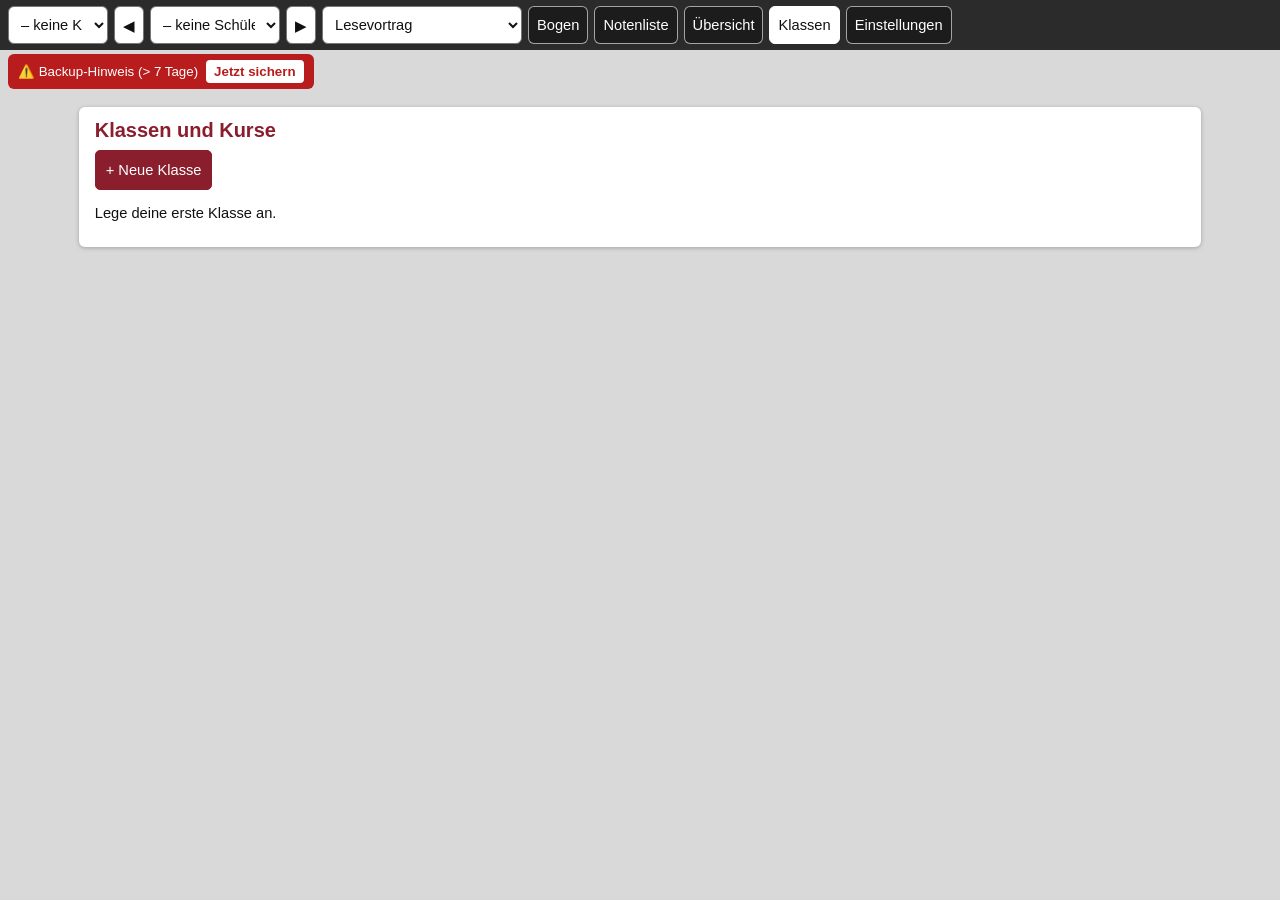
<file: docs/index.html>
<!DOCTYPE html>
<html lang="de">
<head>
<meta charset="utf-8">
<meta name="viewport" content="width=device-width, initial-scale=1, viewport-fit=cover">
<meta http-equiv="Content-Security-Policy" content="default-src 'none'; script-src 'unsafe-inline'; style-src 'unsafe-inline'; img-src 'self' data: blob:; worker-src 'self'; manifest-src 'self'; form-action 'none'; base-uri 'none'">
<meta name="referrer" content="no-referrer">
<link rel="manifest" href="manifest.webmanifest">
<meta name="apple-mobile-web-app-capable" content="yes">
<meta name="mobile-web-app-capable" content="yes">
<meta name="apple-mobile-web-app-title" content="Bewertung">
<meta name="apple-mobile-web-app-status-bar-style" content="black">
<meta name="theme-color" content="#2b2b2b">
<link rel="apple-touch-icon" href="apple-touch-icon.png">
<title>Bewertungstool – Deutsch, Geschichte, PoGe, Spanisch, Theater, P/W-Seminar</title>
<style>
  :root { --acc:#8B1E2D; --light:#F6E9EB; --gray:#E9E9E9; --line:#7f7f7f; --hit:#F3C9CF; }
  * { box-sizing: border-box; }
  html, body { margin:0; padding:0; }
  body { font-family: Arial, Helvetica, sans-serif; font-size: 11pt; color:#111; background:#d9d9d9; touch-action: manipulation; padding-top:env(safe-area-inset-top); }
  [contenteditable]:focus, input:focus, select:focus, textarea:focus { outline: 2px solid #3b82f6; outline-offset: 0; }
  button { font: inherit; cursor:pointer; }
  #printArea { display:none; }

  /* ---------- Werkzeugleiste ---------- */
  .toolbar { position: sticky; top:0; z-index:10; background:#2b2b2b; color:#fff; padding:8px 12px; display:flex; flex-wrap:wrap; gap:8px; align-items:center; font-size:12pt; }
  .toolbar button, .toolbar select { font: inherit; padding:8px 12px; min-height:42px; border-radius:6px; border:1px solid #777; background:#fff; color:#111; }
  .toolbar button:active { background:#e4e4e4; }
  .toolbar .tab { background:#444; color:#fff; border-color:#666; }
  .toolbar .tab.on { background:var(--acc); border-color:var(--acc); }
  .toolbar .sep { width:1px; height:30px; background:#666; margin:0 2px; }
  .toolbar label { display:flex; gap:6px; align-items:center; }
  .backup-alert { background: #b91c1c; color: #fff; padding: 6px 10px; border-radius: 6px; font-size: 10pt; display: flex; align-items: center; gap: 8px; }
  .backup-alert button { background: #fff; color: #b91c1c; border: none; padding: 4px 8px; font-weight: bold; min-height: 0; border-radius: 4px; }

  .stage { padding:14px 10px 40px; }
  .panel { background:#fff; max-width:297mm; margin:0 auto 12px; padding:12px 16px; border-radius:6px; box-shadow:0 1px 4px rgba(0,0,0,.25); }
  .panel h2 { margin:0 0 8px; font-size:15pt; color:var(--acc); }
  .panel h3 { margin:12px 0 6px; font-size:12pt; color:var(--acc); }
  .sub { font-size:11pt; color:#444; font-weight:normal; }
  .hint { max-width:297mm; margin:0 auto 10px; color:#333; padding:0 4px; }
  .panel button, .panel select, .panel input, .panel textarea { font:inherit; padding:7px 10px; min-height:40px; border:1px solid var(--line); border-radius:5px; background:#fff; }
  .panel textarea { width:100%; min-height:110px; }
  .panel button.primary { background:var(--acc); color:#fff; border-color:var(--acc); }
  .panel button.danger { color:#a00; }
  .panel button:disabled { opacity:.4; cursor:default; }
  .row { display:flex; flex-wrap:wrap; gap:8px; align-items:flex-end; margin:6px 0; }
  .row label { display:flex; flex-direction:column; gap:3px; font-size:11pt; }
  .modbar { display:flex; flex-wrap:wrap; gap:8px; align-items:center; }
  .modbar label { display:flex; gap:6px; align-items:center; }
  .modbar .sep { flex:1; }
  .chk { display:inline-flex; align-items:center; gap:4px; margin-right:8px; }
  .chk input { width:22px; height:22px; min-height:0; }
  .chip { margin:0 6px 6px 0; }
  .chip.on { background:var(--acc); color:#fff; border-color:var(--acc); }
  table.t { border-collapse:collapse; width:100%; }
  table.t th, table.t td { border:1px solid var(--line); padding:4px 6px; text-align:left; vertical-align:middle; }
  table.t th { background:var(--gray); }
  table.t td.c, table.t th.c { text-align:center; }
  table.t input, table.t select { width:100%; min-height:34px; padding:3px 6px; }
  table.t input.n { width:70px; text-align:center; }
  table.t input.g { width:60px; text-align:center; }
  .big { font-size:13pt; color:var(--acc); }
  .muted { color:#555; }
  .warn { color:#a00; }
  a { color:#0b4fa8; }

  /* ---------- Leistungsspiegel / Barometer ---------- */
  .stats-bar { display: flex; gap: 4px; height: 24px; background: var(--gray); border-radius: 4px; overflow: hidden; margin: 10px 0; }
  .stats-segment { display: flex; align-items: center; justify-content: center; color: #fff; font-size: 9pt; font-weight: bold; overflow: hidden; white-space: nowrap; text-shadow: 0 1px 1px rgba(0,0,0,0.4); }

  /* ---------- Bewertungsbogen ---------- */
  .sheet { background:#fff; width:297mm; min-height:209mm; margin:0 auto 14px; padding:6mm 8mm; box-shadow:0 2px 8px rgba(0,0,0,.3); display:grid; grid-template-rows: auto 1fr auto auto auto; gap:1.6mm; }
  .head { display:grid; grid-template-columns: auto 1.1fr 46mm 1.2fr 42mm; gap:2mm 4mm; align-items:end; }
  .head h1 { margin:0; font-size:14pt; color:var(--acc); white-space:nowrap; }
  .fld { display:flex; gap:2mm; align-items:baseline; border-bottom:1px solid var(--line); min-height:6.5mm; }
  .fld b { white-space:nowrap; }
  .fld .v { flex:1; min-width:10mm; outline:none; white-space:nowrap; overflow:hidden; }
  .fld input[type=date] { font:inherit; border:none; background:transparent; padding:0; width:100%; min-height:0; }
  @media screen { .v:empty::before { content: attr(data-ph); color:#9a9a9a; } }

  .grid { display:grid; grid-template-columns: 45mm repeat(var(--cols, 5), 1fr); border-top:1px solid var(--line); border-left:1px solid var(--line); min-height:0; }
  .grid > div { border-right:1px solid var(--line); border-bottom:1px solid var(--line); padding:1mm 1.5mm; line-height:1.15; hyphens:auto; -webkit-hyphens:auto; overflow:hidden; min-height:0; }
  .gh { background:var(--gray); font-weight:bold; text-align:center; display:flex; flex-direction:column; justify-content:center; }
  .gh span { font-weight:normal; }
  .crit { background:var(--light); display:flex; flex-direction:column; gap:1mm; justify-content:center; -webkit-print-color-adjust:exact; print-color-adjust:exact; }
  .crit .cn { font-weight:bold; }
  .crit .np { display:flex; align-items:center; gap:1.5mm; }
  .crit .nv { min-width:9mm; text-align:center; font-size:15pt; color:var(--acc); }
  .crit button.st { width:9mm; height:9mm; padding:0; font-size:15pt; line-height:1; border:1px solid var(--line); border-radius:4px; background:#fff; }
  .crit button.st:active { background:#e4e4e4; }
  .crit button.st:disabled { opacity:.3; cursor:default; }
  .crit button.st.on { background:var(--acc); color:#fff; }
  .lv.na { background:#f2f2f2; }
  .lv { user-select:none; -webkit-user-select:none; -webkit-tap-highlight-color: transparent; }
  .lv[data-act] { cursor:pointer; }
  .lv[data-act]:hover { background:#fbf3f4; }
  .lv:focus-visible { outline:2px solid #3b82f6; outline-offset:-2px; }
  .lv.hit { background:var(--hit) !important; box-shadow: inset 0 0 0 .8mm var(--acc); -webkit-print-color-adjust:exact; print-color-adjust:exact; }

  .sum { display:grid; grid-template-columns: repeat(3, auto) 1fr; border:1px solid var(--line); }
  .sum > div { padding:1.2mm 3mm; border-right:1px solid var(--line); background:var(--gray); -webkit-print-color-adjust:exact; print-color-adjust:exact; }
  .sum > div:last-child { border-right:none; }
  .cmt { display:flex; gap:2mm; border:1px solid var(--line); padding:1mm 2mm; height:14mm; }
  .cmt .v { flex:1; outline:none; overflow:hidden; line-height:1.2; }
  .foot { min-height:4.6mm; }

  .ov { background:#fff; max-width:297mm; margin:0 auto 12px; padding:6mm 8mm; }
  .ov h1 { font-size:15pt; color:var(--acc); margin:0 0 3mm; }
  .ov table { border-collapse:collapse; width:100%; }
  .ov th, .ov td { border:1px solid var(--line); padding:1.5mm 2mm; text-align:left; font-size:11pt; vertical-align:top; }
  .ov th { background:var(--gray); }
  .ov td.c { text-align:center; }

  @media screen and (max-width: 1024px) {
    .sheet { width: 100%; min-height: auto; display: block; overflow-x: auto; }
    .head { grid-template-columns: 1fr; gap: 4px; }
    .grid { grid-template-columns: 1fr; }
    .grid > div { border-right: 1px solid var(--line); }
    .sum { grid-template-columns: 1fr; }
    .sum > div { border-bottom: 1px solid var(--line); border-right: none; }
  }

  /* ---------- Druckansicht in der App ---------- */
  #printArea.open { display:block; position:fixed; top:0; left:0; right:0; bottom:0; z-index:100; overflow:auto; background:#d9d9d9; }
  .printbar { position:sticky; top:0; z-index:1; background:#2b2b2b; padding:8px 12px; display:flex; flex-wrap:wrap; gap:8px; }
  .printbar button { font:inherit; padding:8px 12px; min-height:42px; border-radius:6px; border:1px solid #777; background:#fff; color:#111; }
  .printbar button.primary { background:var(--acc); color:#fff; border-color:var(--acc); }
  .printdoc { padding:14px 10px 40px; }
  .rep table { border-collapse:collapse; width:100%; font-size:11pt; margin:0 auto 6mm; }
  .rep th, .rep td { border:1px solid var(--line); padding:2mm; text-align:left; vertical-align:top; }
  .rep th { background:var(--gray); font-weight:bold; }
  .rep td.c, .rep th.c { text-align:center; }

  .toolbar { transition: background .2s; flex-wrap:nowrap; font-size:11pt; gap:6px; padding:6px 8px; overflow-x:auto; }
  .toolbar > * { flex:0 0 auto; }
  .toolbar button, .toolbar select { padding:6px 8px; min-height:38px; }
  .toolbar label { background:#fff; color:#111; padding:4px 8px; border-radius:6px; }
  .toolbar label select { min-height:30px; padding:4px 6px; }
  #clsSel { max-width:100px; } #stuSel { max-width:130px; } #modeSel { max-width:200px; }
  .toolbar .sep { display:none; }
  #backupWarnContainer:empty { display:none; }
  #backupWarnContainer .backup-alert { display:inline-flex; }
  .toolbar .tab { background:rgba(0,0,0,.35); border-color:rgba(255,255,255,.6); }
  .toolbar .tab.on { background:#fff; color:#111; border-color:#fff; }
  .clsdot { display:inline-block; width:14px; height:14px; border-radius:3px; margin-right:6px; vertical-align:middle; }
  .bar { display:flex; flex-wrap:wrap; gap:8px; align-items:center; }
  .drawer { background:#fafafa; }
  .drawer > button { font-weight:bold; }

  @page { size: A4 landscape; margin: 0; }
  @media print {
    body { background:#fff; -webkit-print-color-adjust: exact; print-color-adjust: exact; }
    #app { display:none !important; }
    #printArea { display:block !important; position:static !important; background:#fff !important; }
    .printbar { display:none !important; }
    .printdoc { padding:0 !important; }
    #printArea .sheet { box-shadow:none; margin:0; width:297mm; height:209mm; min-height:0; overflow:hidden; break-after:page; display:grid !important; -webkit-print-color-adjust: exact; print-color-adjust: exact; }
    #printArea .sheet:last-child { break-after:auto; }
    #printArea .head { display:grid !important; grid-template-columns: auto 1.1fr 46mm 1.2fr 42mm !important; }
    #printArea .grid { display:grid !important; grid-template-columns: 45mm repeat(var(--cols, 5), 1fr) !important; }
    #printArea .sum { display:grid !important; grid-template-columns: repeat(3, auto) 1fr !important; }
    #printArea .ov { max-width:none; width:297mm; margin:0; }
    .crit button.st { display:none !important; }
    .crit, .gh, .sum > div, .lv.hit { -webkit-print-color-adjust: exact !important; print-color-adjust: exact !important; }
  }
</style>
</head>
<body>
<div id="app">
  <div class="toolbar" id="toolbar">
    <select id="clsSel" aria-label="Klasse"></select>
    <button id="stuPrev" title="Vorherige/r">◀</button>
    <select id="stuSel"></select>
    <button id="stuNext" title="Nächste/r">▶</button>
    <span class="sep"></span>
    <select id="modeSel" aria-label="Bewertung"></select>
    <button class="tab" data-tab="bogen">Bogen</button>
    <span class="sep"></span>
    <button class="tab" data-tab="student">Notenliste</button>
    <button class="tab" data-tab="klasse">Übersicht</button>
    <span class="sep"></span>
    <button class="tab" data-tab="classes">Klassen</button>
    <button class="tab" data-tab="settings">Einstellungen</button>
  </div>
  <div id="backupWarnContainer" style="padding:4px 8px"></div>
  <div class="stage" id="view"></div>
</div>
<div id="printArea"></div>
<input type="file" id="file" accept="application/json,.json" style="display:none">

<script>
(function () {
  'use strict';

  var LV = [
    { n:'sehr gut',                np:'15–13', hi:15, lo:13, def:14 },
    { n:'gut',                     np:'12–10', hi:12, lo:10, def:11 },
    { n:'befriedigend',            np:'9–7',   hi:9,  lo:7,  def:8  },
    { n:'ausreichend',             np:'6–4',   hi:6,  lo:4,  def:5  },
    { n:'mangelhaft / ungenügend', np:'3–0',   hi:3,  lo:0,  def:2  }
  ];

  var C = {
    // Lesevortrag & Gedicht (unter 7 Kriterien -> 2 zusätzliche Kriterien ergänzt)
    gen:  { n:'Lesegenauigkeit', d:['Alle Wörter genau gelesen; Fehler werden erkannt und selbst korrigiert.','Meist genau; wenige Fehler, meist selbst korrigiert.','Einzelne Lesefehler oder Auslassungen; Verständnis bleibt gesichert.','Viele Lesefehler, Auslassungen oder erfundene Wörter.','Sehr fehlerhaft; Text kaum erkennbar.'] },
    fluss:{ n:'Leseflüssigkeit und Tempo', d:['Flüssig in Sinneinheiten; Tempo passt zum Inhalt und wird gezielt variiert.','Überwiegend flüssig; seltenes Stocken; Tempo meist passend.','Teils Wort für Wort; gelegentlich Stocken oder Wiederholungen; Tempo schwankt.','Häufiges Stocken, Wiederholungen, falsche Anfänge; zu langsam oder gehetzt.','Abgehackt mit vielen Pausen; kaum zu folgen.'] },
    bet:  { n:'Betonung und Satzmelodie', d:['Betont sinnvoll; Satzzeichen, Frage und Ausruf hörbar umgesetzt; Stimme variiert.','Meist sinnvoll betont; Satzzeichen weitgehend beachtet.','Betonung nur teilweise passend; Satzmelodie eher gleichförmig.','Kaum Betonung; monoton; Satzzeichen oft ignoriert.','Völlig flach; keine erkennbare Sinnbetonung.'] },
    gest: { n:'Pausen, Lautstärke und Ausdruck', d:['Pausen an Sinngrenzen; Lautstärke und Ausdruck passen zur Stelle.','Pausen und Lautstärke meist passend; Ausdruck erkennbar.','Pausen oder Lautstärke teils unpassend; Ausdruck zurückhaltend.','Pausen fehlen oder stören; zu leise oder zu laut; kaum Ausdruck.','Kaum hörbar oder unpassend; keine Gestaltung.'] },
    verst:{ n:'Textverständnis im Vortrag', d:['Inhalt, Stimmung und Figuren hörbar verstanden und gestaltet.','Inhalt erkennbar verstanden; Gestaltung meist passend zum Text.','Inhalt im Wesentlichen verstanden; Gestaltung wenig inhaltsbezogen.','Verständnis lückenhaft; Gestaltung passt oft nicht zum Text.','Kein Textverständnis erkennbar.'] },
    aus:  { n:'Aussprache und Lautbildung', d:['Laute, Wortakzent und Aussprache durchgehend korrekt und natürlich.','Überwiegend korrekt; einzelne Fehler ohne Verständnisstörung.','Wiederkehrende Fehler, Verständnis nie gefährdet; deutsch geprägt.','Häufige Fehler; Verständnis teils erschwert.','Stark fehlerhaft; kaum verständlich.'],
            es:['Durchgehend korrekt (r/rr, j, ll, ñ, b/v, Wortakzent); natürlich.','Überwiegend korrekt; einzelne Fehler bei r/rr, j oder ll.','Wiederkehrende Fehler bei typischen Lauten; deutsch geprägt; verständlich.','Häufige Fehler, auch beim Wortakzent; Verständnis teils erschwert.','Stark fehlerhaft; kaum verständlich.'] },
    inton:{ n:'Stimmführung & Modulation', d:['Äußerst differenzierter Einsatz der Stimme zur Spannungssteuerung.','Stimme lebendig geführt; passende Modulation.','Stimme wechselt zwischen ausdrucksstark und gleichförmig.','Kaum Modulation; recht eintönig.','Völlig monotone Stimmführung.'] },
    atmos:{ n:'Atmosphäre & Raumwirkung', d:['Zieht das Publikum vom ersten Moment an in den Bann.','Erzeugt eine spürbare, passende Atmosphäre.','Atmosphäre bricht zeitweise ein.','Kaum stimmungsvoll.','Keine Wirkung im Raum.'] },

    tex:  { n:'Textsicherheit', d:['Vollständig auswendig, ohne Hilfe und fehlerfrei.','Sicher; kleine Fehler selbst korrigiert; keine Hilfe nötig.','Einzelne Stockungen oder Fehler; ein- bis zweimal Hilfe.','Mehrfach Aussetzer; deutliche Hilfen nötig.','Text nicht beherrscht; Vortrag bricht ab.'] },
    spr:  { n:'Deutlichkeit, Lautstärke und Tempo', d:['Klar und gut verständlich; Lautstärke und Tempo passen und werden gezielt variiert.','Meist klar; Lautstärke und Tempo überwiegend passend.','Teils undeutlich, zu leise oder zu schnell bzw. langsam.','Oft undeutlich; Lautstärke oder Tempo stören den Vortrag.','Kaum verständlich oder nicht hörbar.'] },
    vers: { n:'Betonung, Rhythmus und Pausen', d:['Betonung trifft den Sinn; Rhythmus und Reim hörbar; Pausen an passenden Stellen.','Betonung meist sinnvoll; Rhythmus erkennbar; Pausen meist passend.','Betonung nur teilweise passend; Rhythmus wackelig; Pausen zufällig.','Kaum Betonung; leiert oder Wort für Wort; Pausen unpassend.','Keine Gestaltung; Vers wird heruntergesprochen.'] },
    sinn: { n:'Sinngestaltung und Ausdruck', d:['Stimmung und Aussage werden hörbar; Stimmlage und Melodie lebendig variiert.','Stimmung meist erkennbar; Stimme abwechslungsreich.','Ansätze von Gestaltung; Stimme eher gleichförmig.','Monoton; Inhalt wird kaum gestaltet.','Keine erkennbare Gestaltung.'] },
    auft: { n:'Auftreten: Haltung, Blick, Mimik, Gestik', d:['Ruhiger Stand, Blick zum Publikum, gezielte Mimik und Gestik; Titel und Autor/in genannt.','Sicheres Auftreten; Blick meist beim Publikum; Mimik und Gestik passend.','Unruhiger Stand; wenig Blickkontakt; Mimik und Gestik zufällig.','Wirkt unsicher; Blick auf Boden oder Manuskript; keine Gestik.','Kein sicherer Auftritt; abgewandt oder abgebrochen.'] },
    einf: { n:'Einführung und Inhalt', d:['Nennt Titel und Autor/in; fasst den Inhalt in der Zielsprache sicher zusammen.','Nennt Titel und Autor/in; Inhalt weitgehend richtig erklärt.','Einführung knapp; Inhalt nur teilweise erklärt.','Einführung lückenhaft; Inhalt kaum verständlich erklärt.','Keine Einführung; Inhalt nicht erklärt.'] },
    korpo:{ n:'Körpersprache & Raumpräsenz', d:['Körpersprache unterstützt das gesprochene Wort absolut stimmig.','Sichere und offene Körpersprache.','Körperhaltung zu starr oder unruhig.','Unsichere Gestik; abgewandt.','Keine Raumpräsenz.'] },
    empa: { n:'Empathie & Textidentifikation', d:['Identifiziert sich vollkommen mit der Intention des Autors.','Guter emotionaler Zugang zum Werk.','Zugang zum Text wirkt konstruiert.','Kaum innerer Bezug zum Text erkennbar.','Völlig hölzerne Darbietung.'] },

    // Unterrichtsbeitrag (unter 7 Kriterien -> 2 zusätzliche Kriterien ergänzt)
    u1: { n:'Häufigkeit und Verlässlichkeit', d:['Beteiligt sich regelmäßig von sich aus.','Beteiligt sich häufig, auch ohne Aufforderung.','Beteiligt sich gelegentlich, meist auf Aufforderung.','Beteiligt sich selten; nur auf direkte Ansprache.','Keine erkennbare Beteiligung.'] },
    u2: { n:'Fachliche Qualität', d:['Treffend, differenziert und fachlich richtig.','Meist richtig und zum Thema passend.','Teilweise richtig; Kernaussage erkennbar.','Oft ungenau oder falsch.','Fachlich nicht verwertbar.'] },
    u3: { n:'Selbstständigkeit und Transfer', d:['Stellt Zusammenhänge her, überträgt auf Neues, bringt eigene Ideen ein.','Verknüpft Gelerntes meist sinnvoll.','Gibt Gelerntes wieder; wenig Eigenes.','Braucht viele Hilfen; reproduziert Bruchstücke.','Kein selbstständiger Beitrag.'] },
    u4: { n:'Sprache und Fachsprache', d:['Klar, präzise, fachsprachlich sicher.','Verständlich, meist fachsprachlich korrekt.','Verständlich, aber ungenau; wenig Fachsprache.','Schwer verständlich; Fachbegriffe fehlen.','Kaum verständlich.'] },
    u5: { n:'Gesprächsverhalten', d:['Hört zu, greift Beiträge anderer auf, argumentiert sachlich.','Geht meist auf andere ein.','Äußert sich ohne Bezug zu anderen.','Unterbricht oder stört gelegentlich.','Stört häufig; hört nicht zu.'] },
    u6: { n:'Konstruktive Kooperation', d:['Fördert die Zusammenarbeit in Partner- und Gruppenphasen vorbildlich.','Kooperiert zuverlässig mit anderen.','Arbeitet mit, bleibt aber passiv in der Gruppe.','Beteiligt sich unzureichend an Gruppenarbeit.','Stört kooperatives Arbeiten.'] },
    u7: { n:'Fehlerkultur & Reflexion', d:['Geht konstruktiv mit eigenen und fremden Fehlern um; reflektiert tiefgehend.','Reflektiert Ergebnisse sachlich.','Akzeptiert Korrekturen nur zögerlich.','Schwer belehrbar bei Fehlern.','Völlig uneinsichtig.'] },

    // Umfangreiche Module (> 7 Kriterien) – urspünglicher, kompakter Standard (rückgängig gemacht)
    th_schauspiel: { n:'Schauspiel', d:['Rolle tief durchdrungen, körperlich und sprachlich überzeugend, hochgradig wandelbar und authentisch.','Gute schauspielerische Leistung, Text und Rolle sicher umgesetzt.','Rolle erkennbar, gelegentlich noch etwas steif oder unsicher in der Umsetzung.','Wenig Ausdruck im Spiel; agiert oft hölzern oder unbeteiligt.','Keine erkennbare schauspielerische Gestaltung.'] },
    th_maske: { n:'Maske & Kostüm', d:['Kostüm und Maske sind perfekt auf die Rolle abgestimmt, sorgfältig vorbereitet und unterstützen den Charakter vollkommen.','Passendes Kostüm und stimmige Maske gewählt.','Ausstattung vorhanden, aber teils ungenau oder wenig charakterfördernd.','Kostüm oder Maske unvollständig / unpassend vorbereitet.','Vorgaben bezüglich Maske und Kostüm ignoriert.'] },
    th_buehne: { n:'Bühnenbild', d:['Bühnenbild und Requisiten kreativ, funktional und konzeptionell stark durchdacht eingesetzt.','Sorgfältig gestaltetes Bühnenbild, das die Szene gut unterstützt.','Einfaches Bühnenbild; Erfüllung des Mindeststandards.','Bühnenbild lückenhaft, unpraktisch oder stört den Ablauf.','Kein Bühnenbild oder völlig ungeeignet.'] },
    th_regie: { n:'Regie', d:['Präzise Inszenierung; klare Vision, souveräne Führung der Mitspieler, gelungene Rhythmisierung der Szene.','Sicher in der Regiearbeit; stimmiger Ablauf.','Ansätze einer Inszenierung erkennbar; einige Längen im Timing.','Regiearbeit unstrukturiert; Spieler wirken oft alleingelassen.','Keine erkennbare Regiearbeit.'] },
    th_pr: { n:'PR & Öffentlichkeitsarbeit', d:['Hervorragend gestaltete PR (Programmheft, Plakate, digitale Medien); professionelle Werbung und Dokumentation.','Gute und ansprechende Materialien zur Öffentlichkeitsarbeit erstellt.','Einfache PR-Maßnahmen durchgeführt.','PR sehr lückenhaft oder unvollständig.','Keine PR-Leistung erbracht.'] },

    ps_projekt: { n:'Projekt', d:['Zielgerichtete, hochgradig selbstständige und innovative Umsetzung des Projektvorhabens; herausragendes Ergebnis.','Projekt erfolgreich und zuverlässig durchgeführt.','Projekt im Wesentlichen realisiert; kleinere Reibungsverluste.','Deutliche Defizite bei der Projektrealisierung; viele Hilfen nötig.','Projekt nicht erfolgreich durchgeführt.'] },
    ps_referat: { n:'Referat', d:['Präsentation des Projekts überzeugend, frei, methodisch glänzend und absolut zielgruppengerecht.','Sichere und informative Projektpräsentation.','Präsentation verständlich, aber wenig mitreißend oder etwas holprig.','Unsicherer Vortrag; schwer verständliche Struktur.','Vortrag ungenügend.'] },
    ps_beruf: { n:'Berufsorientierung', d:['Reflektierte Auseinandersetzung mit Berufsfeldern, klare persönliche Erkenntnisse und professionelle Dokumentation (Portfolio).','Solide Einblicke gewonnen und gut aufbereitet.','Berufsorientierung oberflächlich bearbeitet.','Kaum erkennbare Auseinandersetzung mit der Berufswelt.','Vorgaben zur Berufsorientierung nicht erfüllt.'] },
    ps_unterricht: { n:'Unterrichtsbeitrag', d:['Konstruktive Mitarbeit, wertvolle Impulse für das Seminar und hohe Verlässlichkeit.','Regelmäßige und sinnvolle Beiträge.','Gelegentliche Mitarbeit.','Kaum eigene Beiträge.','Keine Mitarbeit.'] },
    ps_org: { n:'Organisation', d:['Exzellentes Zeitmanagement, vorbildliche Teambeteiligung, eigenverantwortliches Handeln.','Gut organisiert und zuverlässig im Team.','Organisation manchmal schleppend; Absprachen wurden teils vergessen.','Häufige Koordinationsprobleme; unzuverlässig.','Völlig unorganisiert; blockiert den Prozess.'] },

    ws_referat: { n:'Referat', d:['Wissenschaftspropädeutischer Vortrag: Methodisch exakt, souveräner Umgang mit Fragen, hervorragende Präsentation.','Sicherer, wissenschaftlich orientierter Vortrag.','Vortrag verständlich, aber methodisch noch etwas oberflächlich.','Vortrag zeigt große Lücken im wissenschaftlichen Anspruch.','Vortrag ungenügend.'] },
    ws_unterricht: { n:'Unterrichtsbeitrag', d:['Führt gewinnbringende Fachdiskussionen, stellt kritische Fragen zum wissenschaftlichen Arbeiten.','Beteiligt sich aktiv am wissenschaftlichen Austausch.','Mitarbeit eher passiv oder sporadisch.','Kaum seminaristischer Beitrag.','Keine Beteiligung.'] },
    ws_gliederung: { n:'Gliederung', d:['Logisch, präzise, stringente Forschungsfrage und makelloser Aufbau der Arbeit.','Klare und sinnvolle Struktur der Gliederung.','Gliederung erkennbar, aber teils sprunghaft oder unpräzise.','Struktur unklar; Forschungsfrage kaum erkennbar.','Keine brauchbare Gliederung.'] },
    ws_probe: { n:'Probekapitel', d:['Exzellenter wissenschaftlicher Stil, korrekte Zitierweise, fundierte Argumentation auf universitärem Niveau.','Sauber erarbeitetes Kapitel mit guten Belegen.','Kapitel zeigt Ansätze, aber Mängel in Stil oder Zitierweise.','Erhebliche formale und inhaltliche Mängel.','Probekapitel ungenügend.'] },
    ws_expose: { n:'Exposé', d:['Präzise Skizze des Vorhabens, begründete Methodik, realistischer Zeit- und Quellenplan.','Aussagekräftiges und sauberes Exposé.','Exposé knapp, einige Fragen offen.','Stark lückenhaftes Exposé.','Fehlt oder unbrauchbar.'] },

    s1: { n:'Aussprache und Intonation', d:['Durchgehend korrekt, natürliche Betonung; r/rr, j, ll, ñ sicher; sehr flüssig.','Überwiegend korrekt, einzelne Fehler ohne Verständnisstörung; meist stimmige Betonung.','Wiederkehrende Fehler, aber verständlich; Betonung teils deutsch geprägt; gelegentlich Stocken.','Häufige Fehler, Verständnis teils erschwert; unsicherer Rhythmus; deutliches Stocken.','Stark fehlerhaft, schwer verständlich; sehr stockend oder nicht erbracht.'] },
    s2: { n:'Textverständnis und Interpretation', d:['Inhalt präzise erfasst; Aussage, Stilmittel, Kontext differenziert gedeutet; eigene Deutung.','Inhalt sicher erfasst; Aussage und mind. ein Stilmittel erklärt; Deutung weitgehend begründet.','Inhalt im Wesentlichen richtig; Deutung eher beschreibend; Stilmittel nur ansatzweise.','Inhalt lückenhaft; vage Erklärungen, teils Fehldeutungen; kaum Kontext.','Inhalt kaum verstanden; Text nur aufgesagt oder übersetzt; keine Deutung.'] },
    s3: { n:'Sprachliche Qualität der Anmoderation', d:['Frei und klar gegliedert; differenzierter Wortschatz, sichere Grammatik; Fehler stören nicht.','Weitgehend frei und gegliedert; angemessener Wortschatz; einzelne Fehler, gut verständlich.','Teils abgelesen; einfacher Wortschatz; wiederkehrende Fehler, aber verständlich.','Überwiegend abgelesen; begrenzter Wortschatz; viele Fehler erschweren das Verständnis.','Anmoderation fehlt, kaum verständlich oder nicht auf Spanisch.'] },
    s4: { n:'Vortragsleistung', d:['Text sicher, höchstens kurze Stütze; wirkungsvoller Ausdruck und Blickkontakt; Tempo sicher.','Text weitgehend sicher; Ausdruck erkennbar; meist Blickkontakt; Tempo überwiegend stimmig.','Einzelne Textlücken, überbrückt; zurückhaltender Ausdruck; Tempo schwankt.','Deutliche Textunsicherheit, auf Vorlage angewiesen; kaum Ausdruck.','Vortrag bricht ab oder wirkt unvorbereitet; Text nicht beherrscht.'] },
    s5: { n:'Eigenständigkeit und Songwahl', d:['Überzeugend begründete, anspruchsvolle Wahl; klar persönlicher Zugang.','Wahl nachvollziehbar begründet; angemessener Anspruch; persönlicher Bezug erkennbar.','Wahl nur kurz begründet; durchschnittlicher Anspruch; Bezug eher allgemein.','Wahl kaum begründet; sehr einfacher Text; kaum Eigenanteil.','Keine Begründung; Vorgaben nicht erfüllt; kein Eigenanteil.'] },

    f1: { n:'Sachrichtigkeit und Vollständigkeit', d:['Fundiert, exakt und umfassend; zentrale Begriffe und Fakten sicher.','Meist fundiert und genau; kleine Lücken.','Kernwissen überwiegend vorhanden; teils ungenau oder falsch.','Grundlagen lückenhaft; oft ungenau oder sachlich falsch.','Sehr lückenhaft; fast keine Kenntnisse.'] },
    f2: { n:'Verständnis und Zusammenhänge', d:['Tiefes Verständnis; erkennt übergeordnete Zusammenhänge.','Gutes Verständnis; erkennt meist Zusammenhänge.','Grundverständnis; wenige Zusammenhänge klar.','Begriffe bekannt, aber kaum Zusammenhänge.','Kein Verständnis erkennbar.'] },
    f3: { n:'Anwendung und Transfer', d:['Wendet Wissen frei auf neue Beispiele an; nennt eigene Beispiele.','Wendet Wissen weitgehend auf neue Fälle an.','Anwendung nur bei bekannten Beispielen oder mit Hilfe.','Anwendung kaum möglich; nur Wiedergabe.','Keine Anwendung möglich.'] },
    f4: { n:'Begriffssicherheit und Fachsprache', d:['Verwendet Fachbegriffe präzise, sicher und in passendem Kontext.','Verwendet die wichtigsten Fachbegriffe meist richtig.','Fachbegriffe teils ungenau oder umschrieben.','Fachbegriffe selten oder falsch verwendet.','Keine Fachsprache erkennbar.'] },
    f5: { n:'Einordnung und Aktualität', d:['Ordnet das Thema sicher in größere Zusammenhänge ein; stellt Bezüge zu Aktuellem oder Bekanntem her.','Stellt meist sinnvolle Bezüge zu anderen Themen her.','Einordnung nur mit Hilfe oder sehr allgemein.','Kaum Einordnung über das Einzelthema hinaus.','Keine Einordnung erkennbar.'] },

    /* ----- Abfrage: Vokabular ----- */
    v1: { n:'Bedeutung und Formangaben', d:[
      'Bedeutungen vollständig und richtig; Artikel, Plural, Formen sicher.',
      'Bedeutungen meist richtig; wenige Fehler bei den Formen.',
      'Hauptbedeutung meist richtig; Formangaben lückenhaft.',
      'Viele falsche oder fehlende Bedeutungen und Formen.',
      'Kaum Wörter bekannt.' ] },
    v2: { n:'Anwendung im Satz', d:[
      'Bildet sichere, passende Beispielsätze; nutzt Wörter in neuem Kontext.',
      'Beispielsätze meist passend; kleine Fehler.',
      'Einfache Sätze mit Fehlern; Hilfen nötig.',
      'Anwendung nur mit starker Hilfe; Sätze oft unpassend.',
      'Keine Anwendung möglich.' ] },
    v3: { n:'Abrufsicherheit und Aussprache', d:[
      'Rasch und sicher abrufbar; Aussprache korrekt.',
      'Meist zügig abrufbar; Aussprache überwiegend korrekt.',
      'Zögerlich; teils Aussprachefehler ohne Verständnisproblem.',
      'Langes Suchen; Aussprache erschwert das Verständnis.',
      'Kaum abrufbar; kaum verständlich.' ] },
    v4: { n:'Wortfeld und Abgrenzung', d:[
      'Erkennt und nennt verwandte oder ähnliche Begriffe sicher; grenzt sie treffend ab.',
      'Nennt meist passende verwandte Begriffe; Abgrenzung überwiegend gelungen.',
      'Wortfeld nur ansatzweise bekannt; Verwechslungen möglich.',
      'Wortfeld kaum bekannt; häufige Verwechslungen.',
      'Keine Kenntnis des Wortfelds.' ] },
    v5: { n:'Rechtschreibung und Schreibweise', d:[
      'Schreibt die Wörter durchgehend korrekt (Artikel, Plural, Sonderzeichen).',
      'Schreibt überwiegend korrekt; vereinzelte kleine Fehler.',
      'Mehrere Rechtschreibfehler, Bedeutung bleibt erkennbar.',
      'Häufige Rechtschreibfehler erschweren das Erkennen.',
      'Schreibweise überwiegend falsch.' ] },
    /* ----- Abfrage: Grammatik / Formen ----- */
    g1: { n:'Formenbildung', d:[
      'Alle Formen richtig und sicher gebildet.',
      'Formen meist richtig; wenige Fehler.',
      'Gebräuchliche Formen richtig; seltenere fehlerhaft.',
      'Viele Formen falsch oder unvollständig.',
      'Kaum Formen beherrscht.' ] },
    g2: { n:'Regelwissen und Begründen', d:[
      'Regeln sicher erklärt und begründet; Ausnahmen bekannt.',
      'Regeln meist richtig erklärt.',
      'Grundregel genannt; Begründung lückenhaft.',
      'Regeln ungenau oder falsch.',
      'Kein Regelwissen erkennbar.' ] },
    g3: { n:'Anwendung in Beispielsätzen', d:[
      'Wendet die Regel sicher in eigenen Sätzen an.',
      'Wendet die Regel weitgehend richtig an.',
      'Wendet die Regel nur in bekannten Mustern an; Fehler.',
      'Anwendung kaum möglich.',
      'Keine Anwendung möglich.' ] },
    g4: { n:'Fehlererkennung und Selbstkorrektur', d:[
      'Erkennt eigene Fehler sofort und korrigiert sie selbstständig.',
      'Erkennt die meisten eigenen Fehler, korrigiert mit kurzer Überlegung.',
      'Erkennt Fehler nur mit Hinweis.',
      'Erkennt Fehler auch mit Hinweis kaum.',
      'Erkennt keine eigenen Fehler.' ] },
    g5: { n:'Übertragung auf neue Strukturen', d:[
      'Wendet die Regel sicher auf neue, unbekannte Beispiele an.',
      'Übertragung auf neue Beispiele gelingt meist.',
      'Übertragung nur bei sehr ähnlichen Beispielen.',
      'Übertragung auf Neues gelingt kaum.',
      'Keine Übertragung möglich.' ] },
    /* ----- Abfrage: Textkenntnis ----- */
    t1: { n:'Inhaltskenntnis', d:[
      'Handlung, Figuren und Schauplätze genau und vollständig bekannt.',
      'Inhalt weitgehend genau; kleine Lücken.',
      'Kerninhalt bekannt; Details unsicher.',
      'Inhalt lückenhaft; Verwechslungen.',
      'Inhalt kaum bekannt.' ] },
    t2: { n:'Deutung und Zusammenhänge', d:[
      'Deutet Figuren, Motive und Zusammenhänge differenziert.',
      'Deutet meist nachvollziehbar.',
      'Deutung einfach und beschreibend.',
      'Kaum Deutung; nur Nacherzählung.',
      'Keine Deutung möglich.' ] },
    t3: { n:'Belege am Text', d:[
      'Belegt Aussagen sicher mit passenden Textstellen.',
      'Belegt meist passend.',
      'Belege nur mit Hilfe oder ungenau.',
      'Kaum Belege; Aussagen unbegründet.',
      'Keine Textbelege.' ] },
    t4: { n:'Sprachliche und stilistische Mittel', d:[
      'Erkennt und deutet sprachliche oder stilistische Mittel treffend und begründet.',
      'Erkennt die wichtigsten Mittel und deutet sie meist richtig.',
      'Nennt einzelne Mittel, Deutung bleibt oberflächlich.',
      'Erkennt kaum sprachliche Mittel.',
      'Keine Erkennung sprachlicher Mittel.' ] },
    t5: { n:'Einordnung in größere Zusammenhänge', d:[
      'Ordnet den Text sicher in Epoche, Werk- oder Autor/innen-Kontext ein.',
      'Ordnet den Text überwiegend richtig ein.',
      'Einordnung nur ansatzweise oder mit Hilfe.',
      'Einordnung kaum möglich.',
      'Keine Einordnung erkennbar.' ] },
    /* ----- Lesen: zusätzliche Kriterien ----- */
    hal: { n:'Haltung und Blickkontakt', d:[
      'Ruhige, aufrechte Haltung; sucht bewusst Blickkontakt zum Publikum, ohne den Lesefluss zu verlieren.',
      'Meist ruhige Haltung; blickt gelegentlich auf, Lesefluss bleibt erhalten.',
      'Haltung eher unruhig oder verkrampft; kaum Blickkontakt.',
      'Unruhige Haltung stört den Vortrag; kein Blickkontakt.',
      'Keine erkennbare Haltung zum Publikum; wirkt völlig unvorbereitet.' ] },
    glie: { n:'Gliederung und Textstruktur', d:[
      'Macht Absätze, Kapitel- oder Sinnabschnitte durch Pausen und Stimmführung klar hörbar.',
      'Gliederung meist erkennbar.',
      'Gliederung nur ansatzweise hörbar.',
      'Kaum erkennbare Gliederung; Text wirkt wie aus einem Guss ohne Absätze.',
      'Keine Gliederung erkennbar.' ] },
    med: { n:'Umgang mit dem Lesetext', d:[
      'Hält Buch oder Blatt sachgerecht, blättert ruhig und störungsfrei; Text jederzeit im Blick.',
      'Umgang mit dem Text meist sicher; selten kurze Unterbrechungen.',
      'Umgang mit dem Text teils ungeschickt, verliert kurz die Stelle.',
      'Umgang mit dem Text ungeschickt; wiederholt Verzögerungen beim Blättern oder Suchen.',
      'Kommt mit dem Text nicht zurecht; Vortrag wird dadurch stark gestört.' ] },
    /* ----- Gedicht: zusätzliche Kriterien ----- */
    reim: { n:'Reim- und Formbewusstsein', d:[
      'Macht Reimschema, Strophenform und Versmaß durch Betonung bewusst hörbar.',
      'Form und Reim meist erkennbar umgesetzt.',
      'Form nur ansatzweise beachtet.',
      'Form und Reim werden kaum beachtet.',
      'Keine Beachtung von Form oder Reim.' ] },
    pause: { n:'Pausensetzung an Strophen- und Versenden', d:[
      'Setzt bewusste Pausen an Strophen- und sinnvollen Versenden, nicht nur am Satzende.',
      'Pausen meist passend an Vers- oder Strophengrenzen.',
      'Pausen nur teils an passenden Stellen.',
      'Pausen wirken zufällig, kaum an Vers- oder Strophengrenzen orientiert.',
      'Keine erkennbare Pausensetzung.' ] },
    deut: { n:'Eigene Interpretation und Betonungsentscheidungen', d:[
      'Trifft eigene, begründbare Betonungsentscheidungen; persönlicher Zugang zum Gedicht erkennbar.',
      'Eigene Deutung erkennbar, überwiegend stimmig umgesetzt.',
      'Eigene Deutung nur ansatzweise erkennbar.',
      'Kaum eigene Deutung; Vortrag wirkt mechanisch.',
      'Keine eigene Deutung erkennbar.' ] },
    /* ----- Song: zusätzliche Kriterien ----- */
    s6: { n:'Rhythmusgefühl und Musikalität', d:[
      'Trifft Rhythmus und Phrasierung des Songs beim Vortrag der Textpassagen sicher.',
      'Rhythmus und Phrasierung überwiegend getroffen.',
      'Rhythmus nur teilweise getroffen.',
      'Rhythmus wird kaum getroffen; Vortrag wirkt losgelöst vom Song.',
      'Kein erkennbarer Bezug zum Rhythmus des Songs.' ] },
    s7: { n:'Vorbereitung und Medieneinsatz', d:[
      'Technik (Abspielgerät, ggf. Visualisierung) läuft reibungslos; gut vorbereitet.',
      'Vorbereitung meist gelungen; kleine technische Verzögerungen.',
      'Vorbereitung lückenhaft; merkliche Verzögerungen.',
      'Vorbereitung unzureichend; deutliche Störungen im Ablauf.',
      'Keine erkennbare Vorbereitung; Vortrag bricht wegen Technik ab.' ] },
    s8: { n:'Einhaltung der Vortragszeit', d:[
      'Hält die vorgegebene Zeit sicher und sinnvoll ein.',
      'Zeit wird mit geringer Abweichung eingehalten.',
      'Deutliche Abweichung von der vorgegebenen Zeit.',
      'Zeit wird stark über- oder unterschritten.',
      'Zeitvorgabe wird ignoriert.' ] },
    /* ----- Unterrichtsbeitrag: zusätzliche Kriterien ----- */
    u6: { n:'Vorbereitung und Materialeinsatz', d:[
      'Bringt benötigtes Material mit; nutzt eigene Aufzeichnungen gezielt und sinnvoll.',
      'Meist vorbereitet; Material überwiegend vorhanden.',
      'Vorbereitung lückenhaft; Material teils unvollständig.',
      'Kaum vorbereitet; Material fehlt häufig.',
      'Keine erkennbare Vorbereitung.' ] },
    u7: { n:'Kritisches und reflektiertes Denken', d:[
      'Hinterfragt Aussagen, prüft Argumente, bringt begründete Gegenpositionen ein.',
      'Hinterfragt gelegentlich; Ansätze eigener Bewertung.',
      'Übernimmt Aussagen meist unreflektiert.',
      'Keine eigene Einordnung erkennbar.',
      'Kein kritisches Denken erkennbar.' ] },
    u8: { n:'Zuverlässigkeit bei Arbeitsaufträgen', d:[
      'Erledigt Arbeitsaufträge im Unterricht zuverlässig, selbstständig und termingerecht.',
      'Arbeitsaufträge meist zuverlässig erledigt.',
      'Arbeitsaufträge teils unvollständig oder verspätet.',
      'Arbeitsaufträge häufig unvollständig oder verspätet.',
      'Arbeitsaufträge werden nicht erledigt.' ] },
    /* ----- Theater: zusätzliche Kriterien ----- */
    th6: { n:'Bühnenpräsenz und Raumnutzung', d:[
      'Nutzt die Bühne bewusst; Positionierung und Wege wirken durchdacht.',
      'Raumnutzung meist bewusst und passend.',
      'Raumnutzung eher zufällig.',
      'Kaum bewusste Raumnutzung; wirkt verloren auf der Bühne.',
      'Keine erkennbare Raumnutzung.' ] },
    th7: { n:'Umgang mit Pannen und Improvisation', d:[
      'Reagiert souverän auf Pannen; improvisiert passend, ohne den Spielfluss zu stören.',
      'Reagiert meist angemessen auf kleine Pannen.',
      'Pannen bringen den Spielfluss kurz ins Stocken.',
      'Pannen stören den Spielfluss deutlich.',
      'Kann mit Pannen nicht umgehen; Szene bricht ab.' ] },
    th8: { n:'Umgang mit Requisite, Kostüm und Technik', d:[
      'Geht sachgerecht mit Requisite und Kostüm um; Einsätze bei Licht oder Ton sicher.',
      'Umgang meist sicher; kleine Unsicherheiten.',
      'Umgang teils ungeschickt; vereinzelte Verzögerungen.',
      'Umgang häufig ungeschickt; wiederkehrende Störungen.',
      'Requisite, Kostüm oder Technik werden nicht sachgerecht gehandhabt.' ] },
    /* ----- Abfrage: immer dabei ----- */
    dar: { n:'Darstellung und Gesprächsverhalten', d:[
      'Klar und zusammenhängend; sichere Fachsprache; erfasst Fragen sofort.',
      'Meist klar, fachsprachlich sicher; erfasst Fragen meist; selten Hilfe.',
      'Einigermaßen verständlich; Fachsprache ungenau; Hilfen nötig.',
      'Unsicher, unzusammenhängend; meidet Fachbegriffe; viele Hilfen.',
      'Kaum verständlich; Fragen werden nicht erfasst.' ] },
    r_sach: { n:'Sachkenntnis und Inhalt', d:['Thema umfassend, fachlich korrekt und auf das Wesentliche konzentriert.','Thema korrekt und weitgehend vollständig erfasst.','Im Wesentlichen korrekt; Lücken oder Nebensächliches.','Lückenhaft, teils fehlerhaft; Wesentliches fehlt.','Thema verfehlt oder grob fehlerhaft.'] },
    r_quellen: { n:'Recherche und Quellenangaben', d:['Vielfältige, seriöse Quellen, kritisch geprüft und korrekt angegeben.','Geeignete Quellen, überwiegend korrekt angegeben.','Wenige oder einseitige Quellen; Angaben lückenhaft.','Fragwürdige Quellen; kaum Angaben.','Keine Quellen angegeben.'] },
    r_aufbau: { n:'Aufbau und Struktur', d:['Klare, logische Gliederung; Einstieg weckt Interesse; Schluss bündelt Ergebnisse.','Nachvollziehbare Gliederung; Einleitung und Schluss passend.','Gliederung erkennbar, Übergänge teils unklar; Einleitung/Schluss knapp.','Gliederung kaum erkennbar; Sprünge; Einleitung oder Schluss fehlen.','Ungeordnet, kein roter Faden erkennbar.'] },
    r_vortrag: { n:'Vortragsweise', d:['Frei und lebendig; Blickkontakt, Tempo, Lautstärke und Körpersprache sicher.','Weitgehend frei; meist Blickkontakt; gut verständlich.','Teils abgelesen; Blickkontakt wechselhaft; Tempo oder Lautstärke schwanken.','Überwiegend abgelesen; kaum Blickkontakt; schwer zu folgen.','Vollständig abgelesen, unverständlich oder abgebrochen.'] },
    r_medien: { n:'Medien und Visualisierung', d:['Medien übersichtlich, funktional und gezielt eingesetzt; stützen den Vortrag.','Medien übersichtlich und hilfreich; kleine Schwächen in der Gestaltung.','Medien vorhanden, teils überladen oder lose mit dem Vortrag verbunden.','Medien unübersichtlich, fehlerhaft oder kaum genutzt.','Keine oder ungeeignete Medien.'] },
    r_sprache: { n:'Sprache und Fachsprache', d:['Präzise, sachlich, abwechslungsreich; Fachbegriffe sicher und erklärt.','Angemessener Ausdruck; Fachbegriffe überwiegend sicher.','Verständlich, teils umgangssprachlich; Fachbegriffe ungenau.','Unpräzise, oft umgangssprachlich; Fachbegriffe fehlen oder falsch.','Kaum verständlich; keine Fachsprache.'] },
    r_dtext: { n:'Textarbeit und Deutung', d:['Text/Werk präzise erschlossen; Deutung differenziert und mit Zitaten belegt.','Sichere Analyse; Deutung überwiegend am Text belegt.','Analyse eher beschreibend; Belege nur vereinzelt.','Inhaltswiedergabe statt Analyse; kaum Belege.','Keine Analyse oder Fehldeutungen.'] },
    r_gsach: { n:'Sachkenntnis und historische Einordnung', d:['Ereignisse, Daten, Akteure korrekt; Ursachen und Folgen klar verknüpft.','Fakten korrekt; Zusammenhänge überwiegend erklärt.','Fakten im Wesentlichen korrekt; Zusammenhänge kaum erklärt.','Lückenhaft, teils fehlerhaft; Chronologie unsicher.','Grob fehlerhaft oder Thema verfehlt.'] },
    r_gquellen: { n:'Umgang mit Quellen und Darstellungen', d:['Quellen gezielt gewählt und kritisch eingeordnet (Urheber, Zeit, Absicht).','Quellen passend genutzt und meist eingeordnet.','Quellen genutzt, aber kaum kritisch geprüft.','Quellen nur als Illustration oder falsch verstanden.','Kein Quellenbezug.'] },
    r_gurteil: { n:'Sach- und Werturteil', d:['Begründetes Urteil; Sach- und Werturteil klar getrennt; Gegenwartsbezug.','Begründetes Urteil; Maßstäbe überwiegend klar.','Urteil vorhanden, Begründung knapp.','Urteil pauschal oder unbegründet.','Kein Urteil.'] },
    r_psach: { n:'Sachkenntnis (Begriffe, Institutionen, Fakten)', d:['Sachverhalt umfassend, aktuell und korrekt; Fachbegriffe sicher.','Korrekt, weitgehend vollständig; aktuelle Bezüge.','Im Wesentlichen korrekt; Lücken; wenig aktuell.','Lückenhaft, teils fehlerhaft.','Grob fehlerhaft oder Thema verfehlt.'] },
    r_panalyse: { n:'Analyse (Problem, Akteure, Interessen)', d:['Problem, Akteure, Interessen und Lösungswege präzise herausgearbeitet.','Akteure und Interessen klar benannt; Zusammenhänge erklärt.','Akteure genannt; Analyse eher beschreibend.','Analyse oberflächlich, teils falsch.','Keine Analyse.'] },
    r_purteil: { n:'Politisches Urteil', d:['Eigenes Urteil kriteriengeleitet (z. B. Legitimität, Effizienz) und abgewogen.','Begründetes Urteil mit erkennbaren Kriterien.','Urteil vorhanden, Begründung knapp.','Pauschales, kaum begründetes Urteil.','Kein Urteil.'] },
    r_einhalt: { n:'Inhalt und Landeskunde', d:['Thema fundiert und korrekt; landeskundliche Bezüge differenziert.','Thema korrekt; landeskundliche Bezüge passend.','Im Wesentlichen korrekt; Bezüge eher allgemein.','Lückenhaft, teils fehlerhaft.','Thema verfehlt.'] },
    ps_r_inhalt: { n:'Inhalt und Fachlichkeit', d:['Thema umfassend, fachlich korrekt und mit eigenen Gedanken erschlossen.','Thema korrekt und weitgehend vollständig dargestellt.','Im Wesentlichen korrekt; kleinere Lücken oder Ungenauigkeiten.','Lückenhaft; zentrale Aussagen fehlen oder sind fehlerhaft.','Thema verfehlt oder grob fehlerhaft.'] },
    ps_r_aufbau: { n:'Aufbau und Struktur', d:['Klarer roter Faden; Einstieg und Schluss wirkungsvoll.','Nachvollziehbarer Aufbau; Einstieg und Schluss passend.','Aufbau erkennbar; Übergänge teils unklar.','Aufbau kaum erkennbar; Sprünge im Vortrag.','Ungeordnet; kein roter Faden erkennbar.'] },
    ps_r_vortrag: { n:'Vortragsweise', d:['Frei und lebendig; Blickkontakt, Tempo und Stimme sicher.','Weitgehend frei; meist Blickkontakt; gut verständlich.','Teils abgelesen; Tempo oder Lautstärke schwanken.','Überwiegend abgelesen; kaum Blickkontakt.','Vollständig abgelesen oder abgebrochen.'] },
    ps_r_medien: { n:'Medien und Visualisierung', d:['Medien übersichtlich und gezielt eingesetzt; stützen den Vortrag.','Medien hilfreich; kleine Schwächen in der Gestaltung.','Medien vorhanden, teils überladen oder lose verbunden.','Medien unübersichtlich oder kaum genutzt.','Keine oder ungeeignete Medien.'] },
    ps_r_diskussion: { n:'Umgang mit Fragen und Diskussion', d:['Greift Fragen souverän auf und führt die Diskussion weiter.','Beantwortet Fragen sicher und sachlich.','Beantwortet Fragen teilweise; bleibt bei Nachfragen unsicher.','Kann auf Fragen kaum eingehen.','Keine Auseinandersetzung mit Rückfragen.'] },
    ps_u_beteiligung: { n:'Beteiligung im Projektunterricht', d:['Bringt sich regelmäßig und von sich aus ein.','Beteiligt sich häufig, auch ohne Aufforderung.','Beteiligt sich gelegentlich, meist auf Aufforderung.','Beteiligt sich selten.','Keine erkennbare Beteiligung.'] },
    ps_u_qualitaet: { n:'Qualität der Beiträge', d:['Beiträge treffend, durchdacht und weiterführend.','Beiträge meist sachlich richtig und hilfreich.','Beiträge teils oberflächlich oder ungenau.','Beiträge selten hilfreich.','Beiträge ohne Ertrag für das Projekt.'] },
    ps_u_kooperation: { n:'Kooperation im Team', d:['Fördert die Zusammenarbeit aktiv und zuverlässig.','Arbeitet verlässlich mit dem Team zusammen.','Arbeitet mit, bleibt in der Gruppe aber eher passiv.','Kooperiert nur auf Nachfrage.','Behindert die Zusammenarbeit.'] },
    ps_u_impulse: { n:'Impulse und Ideen', d:['Bringt eigenständige, umsetzbare Ideen ein.','Bringt gelegentlich brauchbare Ideen ein.','Ideen eher allgemein oder wenig umsetzbar.','Kaum eigene Ideen erkennbar.','Keine Ideen eingebracht.'] },
    ps_u_sprache: { n:'Sprache und Fachbegriffe', d:['Präzise, sachlich und fachlich sicher.','Verständlich und meist präzise.','Teils umgangssprachlich oder unpräzise.','Oft unklar; Fachbegriffe fehlen.','Kaum verständlich.'] },
    ps_p_vollst: { n:'Vollständigkeit', d:['Alle Vorgaben vollständig und termingerecht erfüllt.','Nahezu vollständig; kleinere Lücken.','Wesentliche Teile vorhanden; Lücken spürbar.','Deutliche Lücken; Vorgaben nur teilweise erfüllt.','Portfolio unvollständig oder nicht vorhanden.'] },
    ps_p_reflex: { n:'Reflexion des Lernprozesses', d:['Tiefgehende, ehrliche Reflexion mit klaren Erkenntnissen und Konsequenzen.','Sinnvolle Reflexion; Erkenntnisse erkennbar.','Reflexion eher beschreibend; wenige Schlüsse.','Reflexion oberflächlich oder fehlt weitgehend.','Keine Reflexion erkennbar.'] },
    ps_p_doku: { n:'Dokumentation des Prozesses', d:['Nachvollziehbare, chronologische Dokumentation mit Belegen.','Dokumentation weitgehend nachvollziehbar.','Dokumentation lückenhaft oder unübersichtlich.','Dokumentation kaum nachvollziehbar.','Keine brauchbare Dokumentation.'] },
    ps_p_gestalt: { n:'Gestaltung und Ordnung', d:['Übersichtlich, sorgfältig und ansprechend gestaltet.','Ordentlich und gut lesbar.','Teils unübersichtlich; kleine Mängel in der Form.','Unordentlich; Form stört das Lesen.','Keine erkennbare Gestaltung.'] },
    ps_j_ziel: { n:'Zielerreichung', d:['Alle Projektziele vollständig und nachweisbar erreicht.','Die wichtigsten Ziele erreicht.','Teilweise erreicht; einzelne Ziele offen.','Nur wenige Ziele erreicht.','Ziele nicht erreicht.'] },
    ps_j_qual: { n:'Qualität des Produkts', d:['Produkt sorgfältig, funktional und professionell umgesetzt.','Produkt solide und gut umgesetzt.','Produkt brauchbar; Mängel in der Umsetzung.','Produkt mit deutlichen Mängeln.','Produkt nicht verwendbar.'] },
    ps_j_zielgr: { n:'Zielgruppenorientierung', d:['Produkt passt präzise zur Zielgruppe und wird ihr gerecht.','Produkt überwiegend passend zur Zielgruppe.','Zielgruppe nur teilweise berücksichtigt.','Zielgruppe kaum berücksichtigt.','Keine Zielgruppenorientierung.'] },
    ps_j_wirk: { n:'Wirkung und Nachhaltigkeit', d:['Produkt hat erkennbare Wirkung und ist weiterverwendbar.','Wirkung erkennbar; eingeschränkt weiterverwendbar.','Wirkung gering oder unklar.','Kaum Wirkung erkennbar.','Keine Wirkung.'] },
    ps_o_zeit: { n:'Zeitplanung und Termine', d:['Plan realistisch, Termine stets eingehalten.','Termine meist eingehalten; Plan überwiegend passend.','Termine teils verpasst; Plan musste oft angepasst werden.','Planung kaum eingehalten.','Keine Zeitplanung erkennbar.'] },
    ps_o_rollen: { n:'Rollenverteilung im Team', d:['Aufgaben klar verteilt; jede Person trägt sichtbar bei.','Aufgaben meist klar verteilt und erfüllt.','Aufgaben teils ungleich verteilt.','Aufgaben unklar; einzelne Personen übernehmen zu wenig.','Keine geordnete Rollenverteilung.'] },
    ps_o_doku: { n:'Dokumentation der Absprachen', d:['Absprachen vollständig und übersichtlich festgehalten.','Absprachen meist festgehalten.','Absprachen lückenhaft festgehalten.','Absprachen kaum dokumentiert.','Keine Dokumentation der Absprachen.'] },
    ps_o_probleme: { n:'Umgang mit Problemen', d:['Probleme früh erkannt und souverän gelöst.','Probleme meist erkannt und gelöst.','Probleme erst spät angegangen.','Probleme blieben häufig ungelöst.','Keine Problemlösung erkennbar.'] },
    ws_w_methode: { n:'Methodische Vorgehensweise', d:['Methode passend gewählt und begründet; wissenschaftlich exakt.','Methode nachvollziehbar und weitgehend begründet.','Methode erkennbar, Begründung knapp.','Methode unklar oder ungeeignet.','Keine erkennbare Methode.'] },
    ws_w_aufbau: { n:'Aufbau und Verständlichkeit', d:['Logisch aufgebaut; komplexe Inhalte klar verständlich.','Gut nachvollziehbar aufgebaut.','Aufbau teils unklar; Verständlichkeit eingeschränkt.','Schwer verständlich; Aufbau unklar.','Nicht verständlich aufgebaut.'] },
    ws_w_fragen: { n:'Umgang mit Rückfragen', d:['Beantwortet Rückfragen fundiert und reflektiert.','Beantwortet Rückfragen sachlich.','Beantwortet Rückfragen teilweise.','Kann auf Rückfragen kaum eingehen.','Keine Auseinandersetzung mit Rückfragen.'] },
    ws_w_medien: { n:'Medieneinsatz', d:['Medien wissenschaftlich korrekt, übersichtlich und zielführend.','Medien sinnvoll und übersichtlich.','Medien teils unpassend oder überladen.','Medien unübersichtlich oder fehlerhaft.','Keine geeigneten Medien.'] },
    ws_u_fach: { n:'Fachliche Beiträge', d:['Beiträge fundiert, präzise und weiterführend.','Beiträge meist fundiert und treffend.','Beiträge teils oberflächlich.','Beiträge selten fachlich tragfähig.','Keine fachlichen Beiträge.'] },
    ws_u_kritik: { n:'Kritische Auseinandersetzung', d:['Hinterfragt Positionen differenziert und argumentiert sachlich.','Setzt sich kritisch mit Positionen auseinander.','Kritik eher allgemein.','Kaum kritische Auseinandersetzung.','Keine kritische Auseinandersetzung.'] },
    ws_u_zusammen: { n:'Zusammenarbeit im Seminar', d:['Fördert den Austausch und hilft aktiv anderen.','Arbeitet verlässlich im Seminar mit.','Arbeitet eher passiv mit.','Beteiligt sich kaum am Austausch.','Stört den Seminarablauf.'] },
    ws_u_regel: { n:'Regelmäßigkeit und Vorbereitung', d:['Stets gut vorbereitet und regelmäßig anwesend.','Meist gut vorbereitet.','Vorbereitung unregelmäßig.','Häufig unvorbereitet.','Kaum vorbereitet.'] },
    ws_g_frage: { n:'Forschungsfrage', d:['Präzise, begründete und bearbeitbare Forschungsfrage.','Forschungsfrage klar formuliert.','Forschungsfrage erkennbar, aber unscharf.','Forschungsfrage kaum erkennbar.','Keine Forschungsfrage.'] },
    ws_g_logik: { n:'Logik des Aufbaus', d:['Stringent: jeder Gliederungspunkt führt zur Forschungsfrage hin.','Schlüssig aufgebaut mit kleinen Brüchen.','Aufbau teils sprunghaft.','Aufbau kaum nachvollziehbar.','Keine erkennbare Logik.'] },
    ws_g_abgrenz: { n:'Abgrenzung des Themas', d:['Thema sauber eingegrenzt; Randthemen bewusst ausgeschlossen.','Thema weitgehend sinnvoll eingegrenzt.','Abgrenzung teils unklar oder zu weit.','Thema zu weit oder unklar abgegrenzt.','Keine Abgrenzung.'] },
    ws_g_tiefe: { n:'Gliederungstiefe und Übersichtlichkeit', d:['Ausgewogene Tiefe; übersichtlich und konsequent nummeriert.','Übersichtlich; Tiefe meist passend.','Tiefe teils ungleich; Nummerierung uneinheitlich.','Unübersichtlich; Tiefe stark ungleich.','Nicht brauchbar gegliedert.'] },
    ws_e_method: { n:'Methodik', d:['Methode präzise beschrieben und begründet.','Methode nachvollziehbar beschrieben.','Methode knapp oder unklar beschrieben.','Methode kaum beschrieben.','Keine Methode angegeben.'] },
    ws_e_plan: { n:'Zeit- und Arbeitsplan', d:['Realistischer Plan mit klaren Etappen und Meilensteinen.','Plan vorhanden und weitgehend realistisch.','Plan grob; Etappen unklar.','Plan kaum realistisch.','Kein Arbeitsplan.'] },
    ws_e_stand: { n:'Forschungsstand und Literatur', d:['Forschungsstand kritisch dargestellt; zentrale Literatur benannt.','Forschungsstand sinnvoll dargestellt.','Forschungsstand knapp; wenig Literatur.','Forschungsstand lückenhaft.','Kein Forschungsstand dargestellt.'] },
    ws_e_sprache: { n:'Sprache und Form', d:['Sachlich, präzise und korrekt formuliert.','Überwiegend korrekt und verständlich.','Teils unpräzise oder fehlerhaft.','Oft unpräzise; formale Mängel.','Sprache und Form nicht angemessen.'] },
    ws_pr_stil: { n:'Wissenschaftlicher Stil', d:['Sachlich, präzise und durchgehend wissenschaftlich.','Überwiegend wissenschaftlich formuliert.','Stil teils umgangssprachlich.','Stil oft unwissenschaftlich.','Kein wissenschaftlicher Stil.'] },
    ws_pr_arg: { n:'Argumentation', d:['Argumentation stringent, differenziert und belegt.','Argumentation schlüssig und meist belegt.','Argumentation teils dünn oder unbelegt.','Argumentation kaum nachvollziehbar.','Keine Argumentation erkennbar.'] },
    ws_pr_beleg: { n:'Belege und Zitation', d:['Alle Aussagen belegt; Zitation korrekt und einheitlich.','Belege weitgehend vorhanden; Zitation meist korrekt.','Belege lückenhaft; Zitation uneinheitlich.','Kaum Belege; Zitation fehlerhaft.','Keine Belege und keine Zitation.'] },
    ws_pr_eig: { n:'Eigenständigkeit', d:['Eigene, begründete Position mit überzeugender Einordnung.','Eigene Ansätze erkennbar.','Überwiegend Wiedergabe mit wenig Eigenanteil.','Kaum Eigenanteil.','Keine eigenständige Leistung.'] },
    ws_q_auswahl: { n:'Auswahl der Quellen', d:['Quellen gezielt, aktuell und fachlich einschlägig ausgewählt.','Quellen überwiegend passend ausgewählt.','Quellenauswahl teils zufällig oder veraltet.','Quellen größtenteils ungeeignet.','Keine sinnvolle Quellenauswahl.'] },
    ws_q_kritik: { n:'Quellenkritik', d:['Entstehung, Autorschaft und Interessenlage jeder Quelle kritisch geprüft.','Quellen überwiegend kritisch eingeordnet.','Quellenkritik knapp oder oberflächlich.','Kaum Quellenkritik.','Keine Quellenkritik.'] },
    ws_q_vielfalt: { n:'Vielfalt der Literatur', d:['Breites Spektrum an Positionen und Fachliteratur.','Mehrere Positionen berücksichtigt.','Wenig Vielfalt; überwiegend eine Richtung.','Einseitige Literatur.','Nur eine Quelle oder Quellen fehlen.'] },
    ws_q_zitat: { n:'Zitierweise', d:['Zitate durchgehend korrekt und einheitlich.','Zitate meist korrekt.','Zitierweise uneinheitlich.','Zitate häufig fehlerhaft.','Nicht zitiert.'] },
    ws_q_verz: { n:'Literaturverzeichnis', d:['Vollständig, korrekt und einheitlich formatiert.','Weitgehend vollständig und korrekt.','Lückenhaft oder uneinheitlich.','Stark fehlerhaft.','Fehlt.'] },
    th_team: { n:'Zusammenarbeit im Ensemble', d:['Fördert das Zusammenspiel aktiv; hilft Mitspielenden und gibt Impulse.','Arbeitet verlässlich im Ensemble mit.','Arbeitet mit, bleibt im Zusammenspiel aber zurückhaltend.','Zusammenspiel gelingt nur mit Hilfe.','Stört das Zusammenspiel.'] },
    u8: { n:'Verständlichkeit der Beiträge', d:['Beiträge klar, geordnet und für alle gut nachvollziehbar.','Beiträge meist verständlich und gut strukturiert.','Beiträge teils unklar oder unstrukturiert.','Beiträge oft schwer nachvollziehbar.','Beiträge kaum verständlich.'] }
  };

  var SOURCES = ['Referat','Präsentation','Mitarbeit (Unterricht)','Projektbeitrag','Debatte','Rechenschaftsablage','Kurzarbeit','Stegreifaufgabe (Ex)','Lesen','Gedichtvortrag','Songvortrag','Abfrage','Sonstiges'];

  var LESEN_FS = [['aus',20],['bet',18],['fluss',18],['gen',15],['gest',15],['verst',14]];
  var GED_FS   = [['tex',18],['aus',20],['vers',16],['sinn',18],['auft',14],['einf',14]];

  var MOD = {
    lesen:   { label:'Lesevortrag',   short:'Lesen',          src:'Lesen',          tt:'Text',   vars:{ de:'Deutsch', es:'Spanisch', fs:'Fremdsprache' },
               lists:{ de:[['gen',18],['fluss',18],['bet',18],['gest',16],['verst',15],['inton',15]], es:LESEN_FS, fs:LESEN_FS } },
    gedicht: { label:'Gedichtvortrag', short:'Gedicht',        src:'Gedichtvortrag', tt:'Gedicht', vars:{ de:'Deutsch', es:'Spanisch', fs:'Fremdsprache' },
               lists:{ de:[['tex',18],['spr',15],['vers',18],['sinn',18],['auft',16],['empa',15]], es:GED_FS, fs:GED_FS } },
    song:    { label:'Songvortrag Spanisch',    short:'Song',           src:'Songvortrag',    tt:'Song',   vars:null,
               lists:{ '-':[['s1',20],['s2',20],['s3',15],['s4',15],['s5',10],['inton',20]] } },
    abfrage: { label:'Abfrage', short:'Abfrage', src:'Abfrage', tt:'Thema', vars:null,
               lists:{ '-':[['f1',30],['f2',25],['f3',20],['f4',15],['f5',10],['v1',30],['v2',25],['v3',20],['v4',15],['v5',10],['g1',30],['g2',25],['g3',20],['g4',15],['g5',10],['t1',30],['t2',25],['t3',20],['t4',15],['t5',10],['dar',25]] } },
    unterricht: { label:'Unterrichtsbeitrag', short:'Unterricht', src:'Unterrichtsbeitrag', tt:'Zeitraum / Thema', vars:null,
               lists:{ '-':[['u1',14],['u2',20],['u3',16],['u4',12],['u5',12],['u7',10],['u8',16]] } },

    theater: { label:'Theaterperformance', short:'Theater', src:'Theater', tt:'Inszenierung / Szene', vars:null,
               lists:{ '-':[['th_schauspiel',25],['korpo',15],['th_regie',15],['th_buehne',15],['th_maske',10],['th_pr',10],['th_team',10]] } },

    pseminar: { label:'P-Seminar', short:'P-Seminar', src:'P-Seminar', tt:'Projekt / Thema',
                vars:{ referat:'Referat', unterricht:'Unterrichtsbeitrag', portfolio:'Portfolio', projekt:'Fertiges Projekt', organisation:'Organisation / Projektmanagement' },
                lists:{ referat:[['ps_r_inhalt',30],['ps_r_aufbau',20],['ps_r_vortrag',20],['ps_r_medien',15],['ps_r_diskussion',15]], unterricht:[['ps_u_beteiligung',25],['ps_u_qualitaet',25],['ps_u_kooperation',20],['ps_u_impulse',15],['ps_u_sprache',15]], portfolio:[['ps_p_vollst',20],['ps_p_reflex',30],['ps_p_doku',20],['ps_beruf',15],['ps_p_gestalt',15]], projekt:[['ps_projekt',30],['ps_j_ziel',20],['ps_j_qual',20],['ps_j_zielgr',15],['ps_j_wirk',15]], organisation:[['ps_org',25],['ps_o_zeit',25],['ps_o_rollen',20],['ps_o_doku',15],['ps_o_probleme',15]] } },

    wseminar: { label:'W-Seminar', short:'W-Seminar', src:'W-Seminar', tt:'Wissenschaftliche Arbeit',
                vars:{ referat:'Referat', unterricht:'Unterrichtsbeitrag', gliederung:'Gliederung', expose:'Exposé', probekapitel:'Probekapitel', quellen:'Quellen' },
                lists:{ referat:[['ws_referat',30],['ws_w_methode',25],['ws_w_aufbau',20],['ws_w_fragen',15],['ws_w_medien',10]], unterricht:[['ws_unterricht',25],['ws_u_fach',30],['ws_u_kritik',20],['ws_u_zusammen',15],['ws_u_regel',10]], gliederung:[['ws_gliederung',30],['ws_g_frage',25],['ws_g_logik',20],['ws_g_abgrenz',15],['ws_g_tiefe',10]], expose:[['ws_expose',25],['ws_e_method',25],['ws_e_plan',20],['ws_e_stand',15],['ws_e_sprache',15]], probekapitel:[['ws_probe',30],['ws_pr_stil',20],['ws_pr_arg',20],['ws_pr_beleg',15],['ws_pr_eig',15]], quellen:[['ws_q_auswahl',30],['ws_q_kritik',25],['ws_q_vielfalt',15],['ws_q_zitat',15],['ws_q_verz',15]] } },

    referat: { label:'Referat', short:'Referat', src:'Referat', tt:'Thema',
               vars:{ de:'Deutsch', ge:'Geschichte', pug:'Politik und Gesellschaft', es:'Spanisch', x:'Fach' },
               lists:{ de:[['r_sach',30],['r_dtext',30],['r_aufbau',9],['r_vortrag',8],['r_medien',8],['r_sprache',15]],
                       ge:[['r_gsach',30],['r_gquellen',30],['r_gurteil',15],['r_aufbau',10],['r_vortrag',15]],
                       pug:[['r_psach',30],['r_panalyse',30],['r_purteil',15],['r_aufbau',10],['r_vortrag',15]],
                       es:[['r_einhalt',40],['r_aufbau',20],['r_vortrag',20],['r_sprache',20]],
                       x:[['r_sach',40],['r_quellen',30],['r_aufbau',15],['r_vortrag',15]] } }
  };

  var REF_G = { r_sach:'I', r_quellen:'I', r_dtext:'I', r_gsach:'I', r_gquellen:'I', r_gurteil:'I', r_psach:'I', r_panalyse:'I', r_purteil:'I', r_einhalt:'I', r_aufbau:'P', r_vortrag:'P', r_medien:'P', r_sprache:'S' };

var G_DESC = {
    I: 'Inhalt: richtig, vollständig und durchdacht – was gesagt oder geschrieben wird.',
    S: 'Sprache: Wortschatz, Grammatik, Aussprache und Lesetechnik – wie korrekt und verständlich formuliert wird.',
    K: 'Kommunikation: Vortrag, Ausdruck, Blickkontakt, Umgang mit Fragen – wie wirkungsvoll gesprochen und auf andere eingegangen wird.',
    G: 'Gestaltung: Aufbau, Medien, Form und künstlerische Umsetzung – wie das Ergebnis strukturiert und gestaltet ist.',
    O: 'Organisation & Mitarbeit: Planung, Zusammenarbeit, Beteiligung und Dokumentation – wie gearbeitet und mitgewirkt wird.'
  };

  var WG = {
    lesen: { g:{ I:'Inhalt', S:'Sprache', K:'Kommunikation', G:'Gestaltung', O:'Organisation & Mitarbeit' },
               m:{ gen:'S', fluss:'S', bet:'S', aus:'S', gest:'K', inton:'K', verst:'K' },
               p:[ ['inh','Schwerpunkt Inhalt',{ I:50, S:15, K:15, G:10, O:10 }], ['spr','Schwerpunkt Sprache',{ S:50, I:15, K:15, G:10, O:10 }], ['kom','Schwerpunkt Kommunikation',{ K:50, I:15, S:15, G:10, O:10 }] ] },
    gedicht: { g:{ I:'Inhalt', S:'Sprache', K:'Kommunikation', G:'Gestaltung', O:'Organisation & Mitarbeit' },
               m:{ tex:'I', empa:'I', einf:'I', spr:'S', vers:'S', aus:'S', sinn:'K', auft:'K' },
               p:[ ['inh','Schwerpunkt Inhalt',{ I:50, S:15, K:15, G:10, O:10 }], ['spr','Schwerpunkt Sprache',{ S:50, I:15, K:15, G:10, O:10 }], ['kom','Schwerpunkt Kommunikation',{ K:50, I:15, S:15, G:10, O:10 }] ] },
    song: { g:{ I:'Inhalt', S:'Sprache', K:'Kommunikation', G:'Gestaltung', O:'Organisation & Mitarbeit' },
               m:{ s1:'S', s3:'S', s2:'I', s5:'I', s4:'K', inton:'K' },
               p:[ ['inh','Schwerpunkt Inhalt',{ I:50, S:15, K:15, G:10, O:10 }], ['spr','Schwerpunkt Sprache',{ S:50, I:15, K:15, G:10, O:10 }], ['kom','Schwerpunkt Kommunikation',{ K:50, I:15, S:15, G:10, O:10 }] ] },
    unterricht: { g:{ I:'Inhalt', S:'Sprache', K:'Kommunikation', G:'Gestaltung', O:'Organisation & Mitarbeit' },
               m:{ u1:'O', u2:'I', u3:'I', u4:'S', u8:'S', u5:'K', u7:'K' },
               p:[ ['inh','Schwerpunkt Inhalt',{ I:50, S:15, K:15, G:10, O:10 }], ['spr','Schwerpunkt Sprache',{ S:50, I:15, K:15, G:10, O:10 }], ['kom','Schwerpunkt Kommunikation',{ K:50, I:15, S:15, G:10, O:10 }] ] },
    theater: { g:{ I:'Inhalt', S:'Sprache', K:'Kommunikation', G:'Gestaltung', O:'Organisation & Mitarbeit' },
               m:{ th_schauspiel:'K', korpo:'K', th_regie:'G', th_buehne:'G', th_maske:'G', th_pr:'O', th_team:'O' },
               p:[ ['inh','Schwerpunkt Inhalt',{ I:50, S:15, K:15, G:10, O:10 }], ['spr','Schwerpunkt Sprache',{ S:50, I:15, K:15, G:10, O:10 }], ['kom','Schwerpunkt Kommunikation',{ K:50, I:15, S:15, G:10, O:10 }] ] },
    pseminar: { g:{ I:'Inhalt', S:'Sprache', K:'Kommunikation', G:'Gestaltung', O:'Organisation & Mitarbeit' },
               m:{ ps_r_inhalt:'I', ps_r_aufbau:'I', ps_r_vortrag:'K', ps_r_diskussion:'K', ps_r_medien:'G', ps_u_beteiligung:'O', ps_u_kooperation:'O', ps_u_qualitaet:'I', ps_u_impulse:'I', ps_u_sprache:'S', ps_p_vollst:'O', ps_p_reflex:'I', ps_p_doku:'G', ps_beruf:'I', ps_p_gestalt:'G', ps_projekt:'I', ps_j_ziel:'I', ps_j_qual:'G', ps_j_zielgr:'K', ps_j_wirk:'K', ps_org:'O', ps_o_zeit:'O', ps_o_rollen:'O', ps_o_doku:'G', ps_o_probleme:'K' },
               p:[ ['inh','Schwerpunkt Inhalt',{ I:50, S:15, K:15, G:10, O:10 }], ['spr','Schwerpunkt Sprache',{ S:50, I:15, K:15, G:10, O:10 }], ['kom','Schwerpunkt Kommunikation',{ K:50, I:15, S:15, G:10, O:10 }] ] },
    wseminar: { g:{ I:'Inhalt', S:'Sprache', K:'Kommunikation', G:'Gestaltung', O:'Organisation & Mitarbeit' },
               m:{ ws_referat:'I', ws_w_methode:'I', ws_w_aufbau:'G', ws_w_fragen:'K', ws_w_medien:'G', ws_unterricht:'O', ws_u_fach:'I', ws_u_kritik:'I', ws_u_zusammen:'O', ws_u_regel:'O', ws_gliederung:'I', ws_g_frage:'I', ws_g_logik:'G', ws_g_abgrenz:'I', ws_g_tiefe:'G', ws_expose:'I', ws_e_method:'I', ws_e_plan:'O', ws_e_stand:'I', ws_e_sprache:'S', ws_probe:'I', ws_pr_stil:'S', ws_pr_arg:'I', ws_pr_beleg:'G', ws_pr_eig:'O', ws_q_auswahl:'I', ws_q_kritik:'I', ws_q_vielfalt:'I', ws_q_zitat:'G', ws_q_verz:'G' },
               p:[ ['inh','Schwerpunkt Inhalt',{ I:50, S:15, K:15, G:10, O:10 }], ['spr','Schwerpunkt Sprache',{ S:50, I:15, K:15, G:10, O:10 }], ['kom','Schwerpunkt Kommunikation',{ K:50, I:15, S:15, G:10, O:10 }] ] },
    referat: { g:{ I:'Inhalt', S:'Sprache', K:'Kommunikation', G:'Gestaltung', O:'Organisation & Mitarbeit' },
               m:{ r_sach:'I', r_dtext:'I', r_gsach:'I', r_gquellen:'I', r_gurteil:'I', r_psach:'I', r_panalyse:'I', r_purteil:'I', r_einhalt:'I', r_quellen:'I', r_aufbau:'G', r_medien:'G', r_vortrag:'K', r_sprache:'S' },
               p:[ ['inh','Schwerpunkt Inhalt',{ I:50, S:15, K:15, G:10, O:10 }], ['spr','Schwerpunkt Sprache',{ S:50, I:15, K:15, G:10, O:10 }], ['kom','Schwerpunkt Kommunikation',{ K:50, I:15, S:15, G:10, O:10 }] ] },
    abfrage: { g:{ W:'Wissen', V:'Verständnis', A:'Anwendung', D:'Darstellung' },
               m:{ f1:'W', v1:'W', g1:'W', t1:'W', f2:'V', g2:'V', t2:'V', f3:'A', v2:'A', f4:'D', dar:'D' },
               p:[ ['wiss','Schwerpunkt Wissen',{ W:50, V:20, A:20, D:10 }] ] }
  };

  var POOL = {
    abfrage: MOD.abfrage.lists,
    lesen:   { de:MOD.lesen.lists.de, es:MOD.lesen.lists.es, fs:MOD.lesen.lists.fs },
    gedicht: { de:MOD.gedicht.lists.de, es:MOD.gedicht.lists.es, fs:MOD.gedicht.lists.fs },
    song:    { '-':MOD.song.lists['-'] },
    unterricht: { '-':MOD.unterricht.lists['-'] },
    theater: { '-':MOD.theater.lists['-'] },
    pseminar: MOD.pseminar.lists,
    wseminar: MOD.wseminar.lists,
    referat: { de:MOD.referat.lists.de, ge:MOD.referat.lists.ge, pug:MOD.referat.lists.pug, es:MOD.referat.lists.es, x:MOD.referat.lists.x }
  };

  var SW = {
    fach: { n:'Fachwissen / Stoff der letzten Stunde', l:[['f1',30],['f2',25],['f3',20],['f4',15],['f5',10]] },
    vok:  { n:'Vokabular',             l:[['v1',30],['v2',25],['v3',20],['v4',15],['v5',10]] },
    gram: { n:'Grammatik / Formen',    l:[['g1',30],['g2',25],['g3',20],['g4',15],['g5',10]] },
    text: { n:'Textkenntnis (Lektüre)', l:[['t1',30],['t2',25],['t3',20],['t4',15],['t5',10]] }
  };

  var ALLW = {}, AREA_OF = {};
  Object.keys(SW).forEach(function (k) { SW[k].l.forEach(function (p) { ALLW[p[0]] = p[1]; AREA_OF[p[0]] = k; }); });

  var FACH_MODES = {
    'Deutsch': [
      ['lesen:de','Lesevortrag'],
      ['gedicht:de','Gedichtvortrag'],
      ['referat:de','Referat'],
      ['abfrage','Abfrage (Fachwissen/Lektüre)'],
      ['unterricht','Unterrichtsbeitrag']
    ],
    'Geschichte': [
      ['referat:ge','Referat'],
      ['abfrage','Abfrage (Fachwissen)'],
      ['unterricht','Unterrichtsbeitrag']
    ],
    'Politik und Gesellschaft': [
      ['referat:pug','Referat'],
      ['abfrage','Abfrage (Fachwissen)'],
      ['unterricht','Unterrichtsbeitrag']
    ],
    'Spanisch': [
      ['song','Songvortrag (Spanisch)'],
      ['lesen:es','Lesevortrag'],
      ['gedicht:es','Gedichtvortrag'],
      ['referat:es','Referat'],
      ['abfrage','Abfrage (Vokabular/Grammatik)'],
      ['unterricht','Unterrichtsbeitrag']
    ],
    'Theater': [
      ['theater','Theaterperformance'],
      ['unterricht','Unterrichtsbeitrag']
    ],
    'P-Seminar': [
      ['pseminar:referat','P-Seminar · Referat'],
      ['pseminar:unterricht','P-Seminar · Unterrichtsbeitrag'],
      ['pseminar:portfolio','P-Seminar · Portfolio'],
      ['pseminar:projekt','P-Seminar · Fertiges Projekt'],
      ['pseminar:organisation','P-Seminar · Organisation / Projektmanagement']
    ],
    'W-Seminar': [
      ['wseminar:referat','W-Seminar · Referat'],
      ['wseminar:unterricht','W-Seminar · Unterrichtsbeitrag'],
      ['wseminar:gliederung','W-Seminar · Gliederung'],
      ['wseminar:expose','W-Seminar · Exposé'],
      ['wseminar:probekapitel','W-Seminar · Probekapitel'],
      ['wseminar:quellen','W-Seminar · Quellen']
    ],
    'Andere Fächer': [
      ['referat:x','Referat'],
      ['abfrage','Abfrage'],
      ['unterricht','Unterrichtsbeitrag'],
      ['lesen:de','Lesevortrag'],
      ['gedicht:de','Gedichtvortrag'],
      ['theater','Theaterperformance'],
      ['song','Songvortrag'],
      ['pseminar:referat','P-Seminar · Referat'],
      ['wseminar:referat','W-Seminar · Referat']
    ]
  };

  function getModesForClass(c) {
    var fach = (!c || !c.fach) ? 'Deutsch' : (FACH_MODES[c.fach] ? c.fach : 'Andere Fächer');
    var all = FACH_MODES[fach], hid = (state.hideModes || {})[fach] || [];
    var shown = all.filter(function (m) { return hid.indexOf(m[0]) < 0; });
    return shown.length ? shown : all;
  }

  var TABS = ['student','klasse','lesen','gedicht','abfrage','song','unterricht','theater','pseminar','wseminar','referat','classes','settings'];

  function varOf(type) {
    if (type === 'referat') return state.vrRef || 'de';
    if (type === 'lesen' || type === 'gedicht') return state.vr || 'de';
    return (state.vt && state.vt[type]) || Object.keys(MOD[type].vars)[0];
  }
  function setVar(type, v) {
    if (!MOD[type].vars || !MOD[type].vars[v]) return;
    if (type === 'referat') state.vrRef = v;
    else if (type === 'lesen' || type === 'gedicht') { if (v === 'de' || v === 'es' || v === 'fs') state.vr = v; }
    else { state.vt = state.vt || {}; state.vt[type] = v; }
  }
  function vk(type) { return MOD[type].vars ? ':' + varOf(type) : ''; }
  function keyA(a) { return a.type + (MOD[a.type].vars ? ':' + a.variant : '') + '|' + a.sid; }

  function modeLabel(type) {
    var found = type;
    Object.keys(FACH_MODES).forEach(function(k) {
      FACH_MODES[k].forEach(function(m) {
        if (m[0].split(':')[0] === type) found = m[1];
      });
    });
    return found;
  }

  function $(id) { return document.getElementById(id); }
  function p2(n) { return (n < 10 ? '0' : '') + n; }
  function todayISO() { var d = new Date(); return d.getFullYear() + '-' + p2(d.getMonth() + 1) + '-' + p2(d.getDate()); }
  function fd(s) { if (!s) return ''; var p = String(s).split('-'); return p.length === 3 ? p[2] + '.' + p[1] + '.' + p[0] : s; }
  function fds(s) { if (!s) return ''; var p = String(s).split('-'); return p.length === 3 ? p[2] + '.' + p[1] + '.' : s; }
  function esc(s) { return String(s === undefined || s === null ? '' : s).replace(/[&<>"']/g, function (c) { return {'&':'&amp;','<':'&lt;','>':'&gt;','"':'&quot;',"'":'&#39;'}[c]; }); }
  function num(x, d) { if (x === null || x === undefined) return d; var n = parseFloat(String(x).replace(',', '.')); return isNaN(n) ? d : n; }
  function fmt(n, dec) { return Number(n).toLocaleString('de-DE', { minimumFractionDigits: dec || 0, maximumFractionDigits: dec === undefined ? 2 : dec }); }
  function uid(p) { return p + Date.now().toString(36) + Math.floor(Math.random() * 46656).toString(36); }
  function lvOf(np) { return np >= 13 ? 0 : np >= 10 ? 1 : np >= 7 ? 2 : np >= 4 ? 3 : 4; }
  function zensur(np) {
    if (np >= 13) return { z:1, t:'sehr gut' };
    if (np >= 10) return { z:2, t:'gut' };
    if (np >= 7)  return { z:3, t:'befriedigend' };
    if (np >= 4)  return { z:4, t:'ausreichend' };
    if (np >= 1)  return { z:5, t:'mangelhaft' };
    return { z:6, t:'ungenügend' };
  }

  var SCH_LBL = { legacy:'Notenpunkte-Standard', knick50:'Knick 4/5 bei 50 %, 5/6 bei 33 %', knick60:'Knick 4/5 bei 60 %, 5/6 bei 33 %', abitur:'Abitur-Tabelle (Vermutung, bitte prüfen)', aequi:'äquidistant', indiv:'individuell' };
  var ZNAME = ['', 'sehr gut', 'gut', 'befriedigend', 'ausreichend', 'mangelhaft', 'ungenügend'];
  /* Vermutung: Abitur-Umrechnung Notenpunkte -> Prozent (ab diesem Anteil), bitte gegen die amtliche Tabelle prüfen */
  var ABI = [[15,0.95],[14,0.90],[13,0.85],[12,0.80],[11,0.75],[10,0.70],[9,0.65],[8,0.60],[7,0.55],[6,0.50],[5,0.45],[4,0.40],[3,0.33],[2,0.27],[1,0.20],[0,0]];
  function cdefOf(x) {
    x = x || {};
    return { calc: x.calc === 'einheiten' ? 'einheiten' : 'gewichtet', gw: x.gw === 'be' ? 'be' : 'prozent', sch: SCH_LBL[x.sch] ? x.sch : 'legacy',
             bmax: [3,4,5].indexOf(+x.bmax) >= 0 ? +x.bmax : 5, t4: num(x.t4, 50), t5: num(x.t5, 33) };
  }
  var ABI_PCT = [95,90,85,80,75,70,65,60,55,50,45,40,33,27,20,0]; /* Vermutung, NP 15..0 */
  var PALETTE = ['#8B1E2D','#1f6f8b','#2e7d32','#b26a00','#6a1b9a','#00695c','#c2185b','#37474f'];
  function getAbiPairs() {
    var v = state.abi && state.abi.length === 16 ? state.abi : ABI_PCT;
    return v.map(function (p, i) { return [15 - i, p / 100]; });
  }
  var KEY = 'muendliche_noten_tool_v6';
  var state = load() || fresh();
  var ui = { draft:{}, cur:{}, fresh:{}, wOpen:{}, sOpen:{}, drawer:{} };
  migrate();

  function fresh() { return { v:3, cls:null, tab:'classes', vr:'de', vrRef:'de', vt:{}, muster:[], std:{ skala:'note', def:cdefOf(null) }, abi:null, palette:PALETTE.slice(), backupDays:7, hideModes:{}, mt:'deutsch', lastBackup: null, w:{}, wp:{}, classes:[] }; }
  function load() { try { var t = localStorage.getItem(KEY); return t ? sanitize(JSON.parse(t)) : null; } catch (e) { return null; } }
  var tmr = null;
  /* sofort speichern, damit nichts verloren geht, wenn die App gleich geschlossen wird */
  var MKEY = 'muendliche_muster_v1';
  function save() {
    try { localStorage.setItem(KEY, JSON.stringify(state)); localStorage.setItem(MKEY, JSON.stringify(state.muster || [])); } catch (e) {}
  }
  function mergeMusters() {
    try {
      var extra = JSON.parse(localStorage.getItem(MKEY) || '[]');
      (Array.isArray(extra) ? extra : []).forEach(function (m) {
        if (m && typeof m.id === 'string' && typeof m.name === 'string' && typeof m.mk === 'string' && Array.isArray(m.sel) && !state.muster.some(function (x) { return x.id === m.id; })) state.muster.push(m);
      });
    } catch (e) {}
  }
  function musterFits(m, c, type) {
    if (m.fach) return m.fach === c.fach;
    return (FACH_MODES[c.fach] || []).some(function (e) { return e[0].split(':')[0] === type; });
  }
  function sanFz(fz) {
    if (!Array.isArray(fz)) return undefined;
    return fz.filter(function (it) { return it && typeof it.id === 'string' && typeof it.n === 'string' && Array.isArray(it.d) && typeof it.w === 'number' && isFinite(it.w); })
      .map(function (it) { return { id:it.id, n:it.n, d:it.d.map(String), w:it.w }; });
  }
  function sanitize(o) {
    if (!o || o.v !== 3 || !Array.isArray(o.classes)) return null;
    var f = fresh();
    f.lastBackup = o.lastBackup || null;
    f.w = (o.w && typeof o.w === 'object') ? o.w : {};
    f.tab = TABS.indexOf(o.tab) >= 0 ? o.tab : 'student';
    f.vt = (o.vt && typeof o.vt === 'object') ? o.vt : {};
    if (o.std && typeof o.std === 'object') f.std = { skala:o.std.skala === 'np' ? 'np' : 'note', def:cdefOf(o.std.def) };
    f.abi = (Array.isArray(o.abi) && o.abi.length === 16 && o.abi.every(function (x) { return typeof x === 'number' && isFinite(x); })) ? o.abi : null;
    f.palette = (Array.isArray(o.palette) && o.palette.length && o.palette.every(function (x) { return /^#[0-9a-fA-F]{6}$/.test(x); })) ? o.palette : PALETTE.slice();
    f.backupDays = (typeof o.backupDays === 'number' && isFinite(o.backupDays) && o.backupDays >= 0) ? o.backupDays : 7;
    f.hideModes = (o.hideModes && typeof o.hideModes === 'object') ? o.hideModes : {};
    f.muster = (Array.isArray(o.muster) ? o.muster : []).filter(function (m) { return m && typeof m.name === 'string' && typeof m.mk === 'string' && Array.isArray(m.sel); });
    f.classes = o.classes.map(function (c) {
      var students = (Array.isArray(c.students) ? c.students : []).map(function (s) { return { id:String(s.id || uid('s')), name:String(s.name || '') }; });
      var ids = {}; students.forEach(function (s) { ids[s.id] = 1; });
      return {
        id:String(c.id || uid('c')), name:String(c.name || ''), fach:String(c.fach || 'Deutsch'),
        skala:c.skala === 'np' ? 'np' : 'note', def:cdefOf(c.def), color:/^#[0-9a-fA-F]{6}$/.test(c.color || '') ? c.color : '#8B1E2D',
        students:students, stu:(c.stu && ids[c.stu]) ? c.stu : (students[0] ? students[0].id : null),
        assessments:(Array.isArray(c.assessments) ? c.assessments : []).filter(function (a) { return ids[a.sid] && MOD[a.type]; }).map(function (a) {
          var pts = {}; if (a.pts && typeof a.pts === 'object') Object.keys(a.pts).forEach(function (k) { var n = Number(a.pts[k]); if (a.pts[k] !== null && !isNaN(n)) pts[k] = Math.max(0, Math.min(15, Math.round(n))); });
          return { id:String(a.id || uid('a')), sid:a.sid, type:a.type, variant:(MOD[a.type].vars && MOD[a.type].vars[a.variant]) ? a.variant : Object.keys(MOD[a.type].vars || { de:1 })[0],
                   sw:(Array.isArray(a.sw) ? a.sw.filter(function (k) { return SW[k]; }) : []),
                   swMode:(a.swMode === 'custom') ? 'custom' : 'preset',
                   crit:(Array.isArray(a.crit) ? a.crit.filter(function (k) { return ALLW[k] !== undefined; }) : []),
                   sel:(Array.isArray(a.sel) ? a.sel.filter(function (k) { return C[k]; }) : []),
                   date:String(a.date || todayISO()),
                   thema:String(a.thema || ''), pts:pts, cmt:String(a.cmt || ''), gew:Math.max(0, num(a.gew, 1)), fz:sanFz(a.fz), ub:!!a.ub, calc:a.calc === 'einheiten' ? 'einheiten' : 'gewichtet', gw:a.gw === 'be' ? 'be' : 'prozent', sch:SCH_LBL[a.sch] ? a.sch : 'legacy', bmax:[3,4,5].indexOf(+a.bmax) >= 0 ? +a.bmax : 5, t4:num(a.t4, 50), t5:num(a.t5, 33), bmx:(a.bmx && typeof a.bmx === 'object') ? a.bmx : {} };
        }),
        manual:(Array.isArray(c.manual) ? c.manual : []).filter(function (m) { return ids[m.sid]; }).map(function (m) {
          return { id:String(m.id || uid('m')), sid:m.sid, date:String(m.date || todayISO()), source:String(m.source || ''), thema:String(m.thema || ''), value:num(m.value, null), gew:Math.max(0, num(m.gew, 1)), ub:!!m.ub };
        })
      };
    });
    f.cls = o.cls;
    return f;
  }

  function cls() {
    var c = null;
    state.classes.forEach(function (x) { if (x.id === state.cls) c = x; });
    if (!c && state.classes.length) { c = state.classes[0]; state.cls = c.id; }
    return c;
  }
  function stu() {
    var c = cls(); if (!c) return null;
    var s = null; c.students.forEach(function (x) { if (x.id === c.stu) s = x; });
    if (!s && c.students.length) { s = c.students[0]; c.stu = s.id; }
    return s;
  }
  function stuById(c, id) { var s = null; c.students.forEach(function (x) { if (x.id === id) s = x; }); return s; }
  function findA(c, id) { var a = null; c.assessments.forEach(function (x) { if (x.id === id) a = x; }); return a; }
  function findAny(c, id) { var a = findA(c, id); if (a) return a; Object.keys(ui.draft).forEach(function (k) { if (ui.draft[k].id === id) a = ui.draft[k]; }); return a; }

  function newA(c, type, sid) {
    return { id:uid('a'), sid:sid, type:type, variant:MOD[type].vars ? varOf(type) : 'de', sw:['fach'], swMode:'preset', crit:[], sel: type === 'abfrage' ? areaSel(['fach']) : [], date:todayISO(), thema:'', pts:{}, cmt:'', gew:1, calc:cdefOf(c.def).calc, gw:cdefOf(c.def).gw, sch:cdefOf(c.def).sch, bmax:cdefOf(c.def).bmax, t4:cdefOf(c.def).t4, t5:cdefOf(c.def).t5, bmx:{}, _draft:true };
  }
  function modKey(a) { return a.type === 'abfrage' ? 'abfrage' : a.type + ':' + (MOD[a.type].vars ? (a.variant === 'fs' && a.type !== 'referat' ? 'es' : a.variant) : '-'); }
  function poolKeyOf(a) { return MOD[a.type].vars ? a.variant : '-'; }
  function baseIdsOf(a) { return MOD[a.type].lists[poolKeyOf(a)].map(function (p) { return p[0]; }); }
  function shareList(crs) {
    var tot = crs.reduce(function (x, k) { return x + k.w; }, 0);
    if (!tot) return crs.map(function () { return 0; });
    var raw = crs.map(function (k) { return k.w / tot * 100; });
    var fl = raw.map(function (r) { return Math.floor(r); });
    var rest = 100 - fl.reduce(function (x, y) { return x + y; }, 0);
    raw.map(function (r, i) { return [r - fl[i], i]; }).sort(function (x, y) { return y[0] - x[0]; })
      .slice(0, rest).forEach(function (p) { fl[p[1]]++; });
    return fl;
  }
  function liveItems(a) { return critsLive(a).map(function (k) { return { id:k.id, n:k.n, d:k.d, w:k.w }; }); }
  /* Kriterien eines Bereichs der Abfrage (Auswahl über die Bereiche) */
  function areaSel(sw) {
    var out = [];
    (sw || []).forEach(function (k) { if (SW[k]) SW[k].l.forEach(function (p) { out.push(p[0]); }); });
    out.push('dar');
    return out;
  }
  function critsOf(a) {
    if (a.fz) return a.fz.map(function (it) { return { id:it.id, n:it.n, d:it.d, w:it.w }; });
    return critsLive(a);
  }
  /* Bei Auswahländerung: bereits gespeicherte Texte und Gewichte bleiben, nur neue Kriterien kommen dazu */
  function refreshFz(a) {
    var old = {}; (a.fz || []).forEach(function (it) { old[it.id] = it; });
    var kept = (a.fz || []).filter(function (it) { return it.id.indexOf('x_') === 0; });
    a.fz = liveItems(a).map(function (it) {
      var o = old[it.id];
      return o ? { id:o.id, n:o.n, d:o.d, w:o.w } : it;
    }).concat(kept);
  }
  /* Einfrieren: Texte, Stufen und Gewichte werden mit der Bewertung gespeichert und ändern sich nicht mehr durch Updates */
  function freezeA(a) {
    if (a.fz) return;
    if (a.type !== 'abfrage' && (!a.sel || !a.sel.length) && a.pts && Object.keys(a.pts).length) a.sel = Object.keys(a.pts);
    a.fz = liveItems(a);
    if (a.type !== 'abfrage') (a.sel || []).forEach(function (id) {
      if (!a.fz.some(function (it) { return it.id === id; }) && C[id]) a.fz.push({ id:id, n:C[id].n, d:C[id].d, w:1 });
    });
  }
  function migrate() {
    var changed = false;
    mergeMusters();
    state.classes.forEach(function (c) {
      c.assessments.forEach(function (a) {
        if (a.type === 'abfrage' && (!a.sel || !a.sel.length)) { a.sel = areaSel(a.sw || ['fach']); changed = true; }
        if (!a.fz) { freezeA(a); changed = true; }
        if (a.sel && a.sel.indexOf('u6') >= 0) { a.sel = a.sel.filter(function (id) { return id !== 'u6'; }); changed = true; }
        if (a.pts && a.pts.u6 !== undefined) { delete a.pts.u6; changed = true; }
        if (a.fz && a.fz.some(function (it) { return it.id === 'u6'; })) { a.fz = a.fz.filter(function (it) { return it.id !== 'u6'; }); changed = true; }
        if (!a.calc) { a.calc = 'gewichtet'; changed = true; }
        if (!a.sch) { a.sch = 'legacy'; changed = true; }
      });
    });
    if (changed) save();
  }
  function critsLive(a) {
    var mk = modKey(a), list = [], scale = 1;
    if (false) {
      if (a.swMode === 'custom') {
        (a.crit || []).forEach(function (id) { if (ALLW[id] !== undefined) list.push([id, ALLW[id]]); });
      } else {
        a.sw.forEach(function (k) { SW[k].l.forEach(function (p) { list.push([p[0], p[1]]); }); });
      }
      var totalW = list.reduce(function (s, p) { return s + p[1]; }, 0);
      scale = totalW > 0 ? totalW / 100 : 1;
      list.push(['dar', 25]);
    } else if (POOL[a.type]) {
      var pool = POOL[a.type][poolKeyOf(a)] || [];
      list = pool.filter(function (p) { return (a.sel || []).indexOf(p[0]) >= 0; });
    } else {
      list = MOD[a.type].lists[MOD[a.type].vars ? a.variant : '-'];
    }
    return list.map(function (p) {
      var c = C[p[0]], ov = state.w[mk + '/' + p[0]], w = (ov !== undefined && ov !== null) ? Number(ov) : p[1];
      if (a.type === 'abfrage' && p[0] === 'dar') w = w * scale;
      return { id:p[0], n:c.n, d:(a.type !== 'abfrage' && a.variant === 'es' && c.es) ? c.es : c.d, w:w };
    });
  }
  function maxU(a, id) { return (a.bmx && a.bmx[id]) || a.bmax || 5; }
  function thresholds(a) {
    if (a.sch === 'knick60') return { t4:0.6, t5:0.33 };
    if (a.sch === 'indiv') return { t4:(a.t4 || 50) / 100, t5:(a.t5 || 33) / 100 };
    return { t4:0.5, t5:0.33 };
  }
  /* Anteil (0..1) -> Note 1..6 nach Schlüssel; Knick: linear zwischen 1 und 4, 4 und 5, 5 und 6 */
  function gradeFromPct(p, a) {
    var g;
    if (a.sch === 'aequi') g = 6 - 5 * p;
    else {
      var T = thresholds(a);
      if (p >= 1) g = 1;
      else if (p >= T.t4) g = 1 + 3 * (1 - p) / (1 - T.t4);
      else if (p >= T.t5) g = 4 + (T.t4 - p) / (T.t4 - T.t5);
      else g = Math.min(6, 5 + (T.t5 - p) / T.t5);
    }
    var z = Math.max(1, Math.min(6, Math.round(g)));
    return { z:z, t:ZNAME[z] };
  }
  function calcA(a) {
    var cr = critsOf(a), open = 0, sw = 0, sum = 0, sumBE = 0, denBE = 0, units = a.calc === 'einheiten';
    cr.forEach(function (c) {
      var p = a.pts[c.id];
      if (p === undefined || p === null) { open++; return; }
      sw += c.w;
      if (units) { var u = Math.max(0, Math.min(p, maxU(a, c.id))), mx = maxU(a, c.id); sum += c.w * u / mx; sumBE += c.w * u; denBE += c.w * mx; }
      else sum += c.w * p / 15;
    });
    if (!cr.length) return { done:false, open:0, any:false, n:0 };
    if (open) return { done:false, open:open, any:open < cr.length, n:cr.length };
    var pct = (units && a.gw === 'be') ? sumBE / (denBE || 1) : sum / (sw || 1), ex = pct * 15, np, z;
    if (!a.sch || a.sch === 'legacy') { np = Math.floor(ex + 0.5 + 1e-9); z = zensur(np); }
    else if (a.sch === 'abitur') {
      np = 0; getAbiPairs().forEach(function (r) { if (np === 0 && pct >= r[1] - 1e-9) np = r[0]; });
      z = zensur(np);
    } else {
      z = { z:gradeFromPct(pct, a).z }; z.t = ZNAME[z.z];
      np = Math.max(0, Math.min(15, Math.round(ex)));
    }
    return { done:true, open:0, any:true, n:cr.length, ex:ex, np:np, z:z, pct:pct };
  }
  function sheetTitle(a) {
    var m = MOD[a.type];
    if (a.type === 'abfrage') return 'Abfrage';
    if (m.vars) return m.label + ' · ' + m.vars[a.variant];
    return m.label;
  }
  function sourceOf(a) {
    if (a.type === 'abfrage') return 'Abfrage';
    if (MOD[a.type].vars) return MOD[a.type].src + ' (' + MOD[a.type].vars[a.variant] + ')';
    return MOD[a.type].src;
  }

  function curA(type) {
    var c = cls(), s = stu(); if (!c || !s) return null;
    var key = type + vk(type) + '|' + s.id, a = ui.cur[key] ? findA(c, ui.cur[key]) : null;
    if (a) return a;
    if (!ui.fresh[key]) {
      var t = todayISO();
      c.assessments.forEach(function (x) { if (x.sid === s.id && x.type === type && (!MOD[type].vars || x.variant === varOf(type)) && x.date === t) a = x; });
      if (a) { ui.cur[key] = a.id; return a; }
    }
    if (!ui.draft[key]) ui.draft[key] = newA(c, type, s.id);
    return ui.draft[key];
  }
  function ensure(c, a) {
    if (a._draft) {
      var key = keyA(a);
      delete a._draft; freezeA(a); c.assessments.push(a);
      delete ui.draft[key]; ui.cur[key] = a.id;
    }
  }
  function assessmentsOf(c, sid, type) {
    return c.assessments.filter(function (a) { return a.sid === sid && a.type === type && (!MOD[type].vars || a.variant === varOf(type)); }).sort(function (x, y) { return x.date < y.date ? -1 : x.date > y.date ? 1 : 0; });
  }

  function valueOf(c, r) { return c.skala === 'np' ? r.np : r.z.z; }
  function entriesOf(c, sid) {
    var out = [];
    c.assessments.forEach(function (a) {
      if (a.sid !== sid) return;
      var r = calcA(a);
      out.push({ k:'a', id:a.id, type:a.type, date:a.date, source:sourceOf(a), thema:a.thema, value:r.done ? valueOf(c, r) : null, open:r.done ? 0 : r.open, gew:a.gew, ub:!!a.ub, assessmentObj:a });
    });
    c.manual.forEach(function (m) { if (m.sid === sid) out.push({ k:'m', id:m.id, date:m.date, source:m.source, thema:m.thema, value:m.value, gew:m.gew, ub:!!m.ub }); });
    out.sort(function (x, y) { return x.date < y.date ? -1 : x.date > y.date ? 1 : 0; });
    return out;
  }
  function average(es) {
    var s = 0, w = 0, n = 0;
    es.forEach(function (e) { if (e.value !== null && e.value !== undefined && !isNaN(e.value)) { var g = (e.gew === undefined ? 1 : e.gew); s += e.value * g; w += g; n++; } });
    return (n && w) ? { avg:s / w, n:n } : null;
  }
  function scaleLabel(c) { return c.skala === 'np' ? 'Notenpunkte (0–15)' : 'Note (1–6)'; }

  function sheetHTML(c, s, a, edit) {
    var cr = critsOf(a), res = calcA(a), m = MOD[a.type];
    var h = '<section class="sheet" data-aid="' + a.id + '">';
    h += '<div class="head"><h1>' + esc(sheetTitle(a)) + '</h1>';
    h += '<div class="fld"><b>Name</b><span class="v">' + esc(s.name) + '</span></div>';
    h += '<div class="fld"><b>Klasse</b><span class="v">' + esc(c.name) + '</span></div>';
    h += '<div class="fld"><b>' + esc(m.tt) + '</b><span class="v"' + (edit ? ' contenteditable="true" data-f="thema" data-ph="eintippen"' : '') + '>' + esc(a.thema) + '</span></div>';
    h += '<div class="fld"><b>Datum</b>' + (edit ? '<input type="date" data-f="date" value="' + esc(a.date) + '">' : '<span class="v">' + fd(a.date) + '</span>') + '</div></div>';
    var units = a.calc === 'einheiten';
    h += '<div class="grid" style="--cols:' + (units ? 6 : 5) + ';grid-template-rows:auto repeat(' + Math.max(1, cr.length) + ',1fr)"><div class="gh">Kriterium</div>';
    if (units) [5,4,3,2,1,0].forEach(function (v) { h += '<div class="gh">' + v + ' BE</div>'; });
    else LV.forEach(function (l) { h += '<div class="gh">' + l.n + '<span>' + l.np + ' NP</span></div>'; });
    var shs = shareList(cr);
    cr.forEach(function (k, ki) {
      var p = a.pts[k.id], has = (p !== undefined && p !== null), L = has ? LV[lvOf(p)] : null, M = maxU(a, k.id);
      if (units) {
        h += '<div class="crit"><span class="cn">' + esc(k.n) + ' (' + shs[ki] + ' %)</span><span class="np"><b class="nv">' + (has ? p : '–') + '</b><span class="nl">BE von ' + M + '</span></span></div>';
        [5,4,3,2,1,0].forEach(function (v) {
          if (v > M) { h += '<div class="lv na"></div>'; return; }
          var tj = v === 0 ? -1 : Math.round((M - v) * 4 / Math.max(1, M - 1));
          h += '<div class="lv' + (has && p === v ? ' hit' : '') + '"' + (edit ? ' role="button" tabindex="0" data-act="ue" data-i="' + k.id + '" data-u="' + v + '"' : '') + '>' + esc(v === 0 ? 'Keine Leistung (0 BE)' : k.d[tj]) + '</div>';
        });
        return;
      }
      h += '<div class="crit"><span class="cn">' + esc(k.n) + ' (' + shs[ki] + ' %)</span><span class="np">';
      if (edit) h += '<button class="st" data-act="st" data-i="' + k.id + '" data-d="-1" aria-label="Einen Punkt weniger"' + ((!has || p <= L.lo) ? ' disabled' : '') + '>−</button>';
      h += '<b class="nv">' + (has ? p : '–') + '</b>';
      if (edit) h += '<button class="st" data-act="st" data-i="' + k.id + '" data-d="1" aria-label="Einen Punkt mehr"' + ((!has || p >= L.hi) ? ' disabled' : '') + '>+</button>';
      h += '<span class="nl">NP</span></span></div>';
      k.d.forEach(function (t, j) {
        var hit = has && lvOf(p) === j;
        h += '<div class="lv' + (hit ? ' hit' : '') + '"' + (edit ? ' role="button" tabindex="0" data-act="lv" data-i="' + k.id + '" data-k="' + j + '"' : '') + '>' + esc(t) + '</div>';
      });
    });
    h += '</div>';
    h += '<div class="sum"><div>Ø Notenpunkte: <b class="big">' + (res.done ? fmt(res.ex, 1) : '–') + '</b></div>' +
         '<div>Gesamtnotenpunkte: <b class="big">' + (res.done ? res.np : '–') + '</b></div>' +
         '<div>Note: <b class="big">' + (res.done ? res.z.z + ' (' + res.z.t + ')' : '–') + '</b></div>' +
         '<div>' + (res.done ? '' : (res.any ? 'Noch ' + res.open + ' von ' + res.n + ' Kriterien offen' : 'Stufen antippen, die Note erscheint automatisch.')) + '</div></div>';
    h += '<div class="cmt"><b>Rückmeldung</b><div class="v"' + (edit ? ' contenteditable="true" data-f="cmt"' : '') + '>' + esc(a.cmt) + '</div></div>';
    h += '<div class="foot">Bewertung nach fachlichen Kriterien.</div></section>';
    return h;
  }

  function noStu() {
    return '<div class="panel"><h2>Noch keine Klasse oder keine Schüler/innen</h2><p>Lege unter <b>Klassen</b> eine Klasse an und füge Schüler/innen hinzu.</p></div>';
  }

  function vClasses() {
    var c = cls();
    var h = '<div class="panel"><h2>Klassen und Kurse</h2><div class="row">';
    state.classes.forEach(function (x) {
      h += '<button class="chip' + (c && x.id === c.id ? ' on' : '') + '" style="border-left:8px solid ' + esc(x.color || '#8B1E2D') + '" data-act="clsPick" data-id="' + x.id + '">' + esc(x.name || '(ohne Namen)') + ' · ' + x.students.length + '</button>';
    });
    h += '<button class="primary" data-act="clsAdd">+ Neue Klasse</button></div>';
    if (!c) { h += '<p>Lege deine erste Klasse an.</p></div>'; return h; }

    var cd = cdefOf(c.def);
    var faecherList = ['Deutsch', 'Geschichte', 'Politik und Gesellschaft', 'Spanisch', 'Theater', 'P-Seminar', 'W-Seminar', 'Andere Fächer'];

    h += '<h3>Einstellungen der Klasse</h3><div class="row">' +
         '<label>Name (z. B. Q11, 10a)<input type="text" data-cf="name" value="' + esc(c.name) + '"></label>' +
         '<label>Farbe<input type="color" data-cf="color" value="' + esc(c.color || '#8B1E2D') + '" style="width:70px;min-height:40px"></label>' +
         '<label>Fach<select data-cf="fach">' + faecherList.map(function(f) { return '<option value="' + f + '"' + (c.fach === f ? ' selected' : '') + '>' + f + '</option>'; }).join('') + '</select></label>' +
         '<label>Notenskala<select data-cf="skala"><option value="note"' + (c.skala === 'note' ? ' selected' : '') + '>Noten 1–6 (Mittelstufe)</option><option value="np"' + (c.skala === 'np' ? ' selected' : '') + '>Notenpunkte 0–15 (Oberstufe)</option></select></label>' +
         '<label>Vorgabe dieser Klasse: Berechnung<select data-cdef="calc"><option value="gewichtet"' + (cd.calc !== 'einheiten' ? ' selected' : '') + '>Gewichtete Noten</option><option value="einheiten"' + (cd.calc === 'einheiten' ? ' selected' : '') + '>Bewertungseinheiten</option></select></label>' +
         '<label>Vorgabe dieser Klasse: Notenschlüssel<select data-cdef="sch">' + Object.keys(SCH_LBL).map(function (k) { return '<option value="' + k + '"' + (cd.sch === k ? ' selected' : '') + '>' + esc(SCH_LBL[k]) + '</option>'; }).join('') + '</select></label>' +
         '<label>Vorgabe dieser Klasse: Gewichtung<select data-cdef="gw"><option value="prozent"' + (cd.gw !== 'be' ? ' selected' : '') + '>in Prozent</option><option value="be"' + (cd.gw === 'be' ? ' selected' : '') + '>über BE</option></select></label>' +
         '<label>Vorgabe dieser Klasse: max. BE<select data-cdef="bmax">' + [3,4,5].map(function (n) { return '<option value="' + n + '"' + (cd.bmax === n ? ' selected' : '') + '>' + n + '</option>'; }).join('') + '</select></label>' +
         '<button class="danger" data-act="clsDel">Klasse löschen</button></div>';
    h += '<h3>Schüler/innen (' + c.students.length + ')</h3>';
    if (c.students.length) {
      h += '<table class="t"><tr><th class="c" style="width:40px">Nr.</th><th>Name</th><th style="width:110px"></th></tr>';
      c.students.forEach(function (s, i) {
        h += '<tr><td class="c">' + (i + 1) + '</td><td><input type="text" data-sf="name" data-sid="' + s.id + '" value="' + esc(s.name) + '"></td><td class="c"><button class="danger" data-act="stuDel" data-sid="' + s.id + '">Löschen</button></td></tr>';
      });
      h += '</table>';
    }
    h += '<h3>Schüler/innen hinzufügen</h3><textarea id="paste" placeholder="Namen einfügen, je Zeile ein Name"></textarea>' +
         '<div class="row"><button class="primary" data-act="stuAdd">Hinzufügen</button><button data-act="stuSort">Liste A–Z sortieren</button></div></div>';
    return h;
  }

  function vStudent() {
    var c = cls(), s = stu(); if (!c || !s) return noStu();
    var es = entriesOf(c, s.id), av = average(es);
    var h = '<div class="panel"><h2>' + esc(s.name) + ' <span class="sub">' + esc(c.name) + (c.fach ? ' · ' + esc(c.fach) : '') + ' · ' + scaleLabel(c) + '</span></h2>';
    h += '<h3>Note eintragen</h3><div class="row">' +
         '<label>Datum<input type="date" id="nf-date" value="' + todayISO() + '"></label>' +
         '<label>Quelle<input type="text" id="nf-src" list="srcList" placeholder="z. B. Referat" style="width:210px"></label>' +
         '<datalist id="srcList">' + SOURCES.map(function (x) { return '<option value="' + esc(x) + '">'; }).join('') + '</datalist>' +
         '<label>Thema<input type="text" id="nf-thema" style="width:240px"></label>' +
         '<label>' + (c.skala === 'np' ? 'Notenpunkte' : 'Note') + '<input type="text" inputmode="decimal" id="nf-val" style="width:100px"></label>' +
         '<label>Gewicht<input type="text" inputmode="decimal" id="nf-gew" value="1" style="width:70px"></label>' +
         '<button class="primary" data-act="addNote">Eintragen</button></div>';
    h += '<h3>Alle Noten</h3>';
    if (!es.length) h += '<p class="muted">Noch keine Noten.</p>';
    else {
      h += '<table class="t"><tr><th style="width:150px">Datum</th><th>Quelle</th><th>Thema</th><th class="c" style="width:90px">' + (c.skala === 'np' ? 'NP' : 'Note') + '</th><th class="c" style="width:80px">Gewicht</th><th class="c" style="width:90px">Übertragen</th><th style="width:170px"></th></tr>';
      es.forEach(function (e) {
        h += '<tr style="color:' + (e.ub ? '#111' : '#c62828') + '">';
        if (e.k === 'm') {
          h += '<td><input type="date" data-ef="date" data-id="' + e.id + '" value="' + esc(e.date) + '"></td>' +
               '<td><input type="text" list="srcList" data-ef="source" data-id="' + e.id + '" value="' + esc(e.source) + '"></td>' +
               '<td><input type="text" data-ef="thema" data-id="' + e.id + '" value="' + esc(e.thema) + '"></td>' +
               '<td class="c"><input class="n" type="text" inputmode="decimal" data-ef="value" data-id="' + e.id + '" value="' + (e.value === null ? '' : fmt(e.value)) + '"></td>' +
               '<td class="c"><input class="g" type="text" inputmode="decimal" data-ef="gew" data-k="m" data-id="' + e.id + '" value="' + fmt(e.gew) + '"></td>' +
               '<td class="c"><button class="danger" data-act="delE" data-k="m" data-id="' + e.id + '">Löschen</button></td>';
        } else {
          h += '<td>' + fd(e.date) + '</td><td>' + esc(e.source) + '</td><td>' + esc(e.thema) + '</td>' +
               '<td class="c">' + (e.value === null ? '<span class="warn">offen</span>' : '<b>' + fmt(e.value) + '</b>') + '</td>' +
               '<td class="c"><input class="g" type="text" inputmode="decimal" data-ef="gew" data-k="a" data-id="' + e.id + '" value="' + fmt(e.gew) + '"></td>' +
               '<td class="c"><button data-act="openE" data-type="' + e.type + '" data-id="' + e.id + '">Öffnen</button> <button class="danger" data-act="delE" data-k="a" data-id="' + e.id + '">Löschen</button></td>';
        }
        h += '<td class="c"><input type="checkbox" data-act="ub" data-k="' + e.k + '" data-id="' + e.id + '"' + (e.ub ? ' checked' : '') + '></td>';
        h += '</tr>';
      });
      h += '</table>';
      h += '<p>Ø (nach Gewicht): <b class="big">' + (av ? fmt(av.avg, 1) : '–') + '</b></p>';
    }
    h += '<div class="row"><button class="primary" data-act="printStu">Liste drucken (Datum, Thema, Note)</button><button class="primary" data-act="printStuDetailed">Detaillierte Aufstellung drucken (alle Noten mit Kriterien)</button></div></div>';
    return h;
  }

  function classOverviewHTML(c, edit) {
    var counts = {};
    c.students.forEach(function(s) {
      var av = average(entriesOf(c, s.id));
      if (av) {
        var rounded = Math.round(av.avg);
        counts[rounded] = (counts[rounded] || 0) + 1;
      }
    });
    var totalGraded = Object.values(counts).reduce(function(a,b){return a+b;}, 0);

    var h = '<section class="ov"><div style="background:' + esc(c.color || '#8B1E2D') + ';color:#fff;padding:6px 10px;border-radius:6px;margin-bottom:6px"><h1 style="color:#fff;margin:0">Notenübersicht ' + esc(c.name) + (c.fach ? ' · ' + esc(c.fach) : '') + ' <span style="font-size:11pt;font-weight:normal">(' + scaleLabel(c) + ')</span></h1></div>';

    if (totalGraded > 0) {
      h += '<p style="margin:4px 0 2px; font-weight:bold; font-size:10pt;">Leistungsspiegel:</p>';
      h += '<div class="stats-bar">';
      var keys = Object.keys(counts).sort(function(a,b){return Number(a)-Number(b);});
      keys.forEach(function(k) {
        var pct = (counts[k] / totalGraded) * 100;
        var label = c.skala === 'np' ? k + ' NP' : 'Note ' + k;
        var bg = '#8B1E2D';
        if (c.skala !== 'np') {
          bg = k <= 2 ? '#2e7d32' : (k <= 4 ? '#f57c00' : '#c62828');
        }
        h += '<div class="stats-segment" style="width:' + pct + '%; background:' + bg + ';" title="' + label + ': ' + counts[k] + ' Schüler">' + (pct > 8 ? label + ' (' + counts[k] + ')' : '') + '</div>';
      });
      h += '</div>';
    }

    h += '<table><tr><th style="width:8mm">Nr.</th><th style="width:44mm">Name</th><th>Datum · Quelle · Note</th><th style="width:16mm">Ø</th></tr>';
    c.students.forEach(function (s, i) {
      var es = entriesOf(c, s.id), av = average(es);
      h += '<tr><td class="c">' + (i + 1) + '</td><td>' + esc(s.name) + '</td><td>' + es.map(function (e) {
        return '<div style="white-space:nowrap;color:' + (e.ub ? '#111' : '#c62828') + '">' + (edit ? '<input type="checkbox" data-act="ub" data-k="' + e.k + '" data-id="' + e.id + '"' + (e.ub ? ' checked' : '') + '> ' : '') + fds(e.date) + ' ' + esc(e.source) + (e.thema ? ' (' + esc(e.thema) + ')' : '') + ': <b>' + (e.value === null ? 'offen' : fmt(e.value)) + '</b>' + (e.gew !== 1 ? ' ×' + fmt(e.gew) : '') + '</div>';
      }).join('') + '</td><td class="c"><b>' + (av ? fmt(av.avg, 1) : '–') + '</b></td></tr>';
    });
    return h + '</table></section>';
  }

  function countOpen(c) {
    var n = 0; c.students.forEach(function (s) { entriesOf(c, s.id).forEach(function (e) { if (!e.ub) n++; }); }); return n;
  }
  function vClass() {
    var c = cls(); if (!c) return noStu();
    return '<div class="panel"><h2>Klassenübersicht <span class="sub">' + esc(c.name) + '</span></h2><div class="row"><button class="primary" data-act="printCls">Übersicht drucken / PDF</button><button data-act="csv">Als CSV exportieren</button></div><p class="muted">Rot: noch nicht ins Notenprogramm übertragen (' + countOpen(c) + (countOpen(c) === 1 ? ' Note' : ' Noten') + '). Schwarz: übertragen.</p></div>' + classOverviewHTML(c, true);
  }

  function studentOverviewHTML(c, s) {
    var es = entriesOf(c, s.id), av = average(es);
    var h = '<section class="ov"><h1>Noten: ' + esc(s.name) + ' <span style="font-size:11pt;font-weight:normal;color:#444">' + esc(c.name) + '</span></h1>';
    h += '<table><tr><th style="width:28mm">Datum</th><th style="width:60mm">Quelle</th><th>Thema</th><th style="width:20mm">' + (c.skala === 'np' ? 'NP' : 'Note') + '</th><th style="width:20mm">Gewicht</th></tr>';
    es.forEach(function (e) { h += '<tr><td>' + fd(e.date) + '</td><td>' + esc(e.source) + '</td><td>' + esc(e.thema) + '</td><td class="c"><b>' + (e.value === null ? 'offen' : fmt(e.value)) + '</b></td><td class="c">' + fmt(e.gew) + '</td></tr>'; });
    return h + '</table><p>Ø: <b>' + (av ? fmt(av.avg, 1) : '–') + '</b></p></section>';
  }

  /* Je Bewertung eine Tabelle mit zwei Zeilen: Kriterien mit Gewichtung, erreichte Notenpunkte */
  function studentDetailedReportHTML(c, s) {
    var es = entriesOf(c, s.id);
    if (!es.length) {
      return '<div class="panel"><h2>Keine Bewertungen vorhanden</h2><p>Für diesen Schüler sind noch keine bewerteten Bögen oder Noten hinterlegt.</p></div>';
    }
    var h = '<section class="ov rep"><h1>Detaillierter Bericht: ' + esc(s.name) + ' <span style="font-size:11pt;font-weight:normal;color:#444">' + esc(c.name) + '</span></h1>';
    es.forEach(function (e) {
      if (e.k === 'a' && e.assessmentObj) {
        var a = e.assessmentObj, cr = critsOf(a), r = calcA(a);
        var gesamt = r.done ? fmt(r.np) + ' NP · Note ' + r.z.z + ' (' + r.z.t + ')' : 'offen';
        h += '<table><tr><th style="width:40mm">' + esc(sourceOf(a)) + '<br>' + fd(a.date) + '</th>' +
             cr.map(function (k) { return '<th class="c">' + esc(k.n) + '<br><span style="font-weight:normal">Gewicht ' + fmt(k.w, 1) + '</span></th>'; }).join('') +
             '<th class="c" style="width:44mm">Gesamtnote</th></tr>';
        h += '<tr><td>Erreichte Notenpunkte</td>' +
             cr.map(function (k) { var p = a.pts[k.id]; return '<td class="c">' + ((p === undefined || p === null) ? '–' : p) + '</td>'; }).join('') +
             '<td class="c"><b>' + gesamt + '</b></td></tr></table>';
      } else {
        h += '<table><tr><th style="width:40mm">' + esc(e.source) + '<br>' + fd(e.date) + '</th><th>' + esc(e.thema) + '</th><th class="c" style="width:44mm">Gesamtnote</th></tr>' +
             '<tr><td>Manuelle Note</td><td></td><td class="c"><b>' + (e.value === null ? 'offen' : fmt(e.value)) + '</b></td></tr></table>';
      }
    });
    return h + '</section>';
  }

  function vModule(type) {
    var c = cls(), s = stu(); if (!c || !s) return noStu();
    var a = curA(type), list = assessmentsOf(c, s.id, type), mk = modKey(a), crs = critsOf(a), W = WG[type];
    var open = ui.drawer[mk] !== undefined ? ui.drawer[mk] : crs.length === 0;
    var h = '<div class="panel bar" style="border-left:16px solid ' + esc(c.color || '#8B1E2D') + '"><b>' + esc(sheetTitle(a)) + '</b>' +
      '<select data-f="pickA" aria-label="Bewertung">';
    if (a._draft) h += '<option value="__draft" selected>neu (heute, noch leer)</option>';
    list.forEach(function (x) { h += '<option value="' + x.id + '"' + (x.id === a.id ? ' selected' : '') + '>' + fd(x.date) + ' – ' + esc(x.thema || 'ohne Thema') + '</option>'; });
    h += '</select><button data-act="newA">+ Neue Bewertung</button><button class="danger" data-act="delA"' + (a._draft ? ' disabled' : '') + '>Löschen</button>' +
         '<button class="primary" data-act="printOne">Bogen drucken / PDF</button><button data-act="printAll">Alle Bögen drucken</button></div>';

    if (type !== 'abfrage' && POOL[type]) {
      var musters = state.muster.filter(function (m) { return m.mk === mk && musterFits(m, c, type); });
      h += '<div class="panel" style="margin-top:0"><div class="row"><b>Muster für ' + esc(c.fach) + ':</b> ' + (musters.length ? musters.map(function (m) {
             return '<button class="chip" data-act="mLoad" data-id="' + m.id + '">' + esc(m.name) + '</button><button class="chip" data-act="mDel" data-id="' + m.id + '" title="Muster löschen">✕</button>';
           }).join(' ') : '<span class="muted">noch keine gespeichert</span>') + '</div></div>';
    }

    var summary = (crs.length ? crs.length + ' Kriterien' : 'noch keine Kriterien') + ' · ' + (a.calc === 'einheiten' ? 'Bewertungseinheiten' : 'gewichtete Noten') + ' · ' + SCH_LBL[a.sch || 'legacy'];
    h += '<div class="panel drawer"><div class="row"><button data-act="drawer" data-mk="' + mk + '">' + (open ? '▲' : '▼') + ' Einstellungen dieser Bewertung</button><span class="muted">' + esc(summary) + '</span></div>';
    if (open) {
      var schOpts = Object.keys(SCH_LBL).map(function (k) { return '<option value="' + k + '"' + ((a.sch || 'legacy') === k ? ' selected' : '') + '>' + esc(SCH_LBL[k]) + '</option>'; }).join('');
      h += '<div class="row"><b>Berechnung:</b>' +
         '<label>Bewertungsgrundlage<select data-set="calc"><option value="gewichtet"' + (a.calc !== 'einheiten' ? ' selected' : '') + '>Gewichtete Noten</option><option value="einheiten"' + (a.calc === 'einheiten' ? ' selected' : '') + '>Bewertungseinheiten</option></select></label>' +
         '<label>Notenschlüssel<select data-set="sch">' + schOpts + '</select></label>' +
         (a.sch === 'indiv' ? '<label>Grenze Note 4/5 (%)<input type="text" inputmode="decimal" data-set="t4" value="' + fmt(a.t4 || 50) + '" style="width:90px"></label><label>Grenze Note 5/6 (%)<input type="text" inputmode="decimal" data-set="t5" value="' + fmt(a.t5 || 33) + '" style="width:90px"></label>' : '') +
         (a.calc === 'einheiten' ? '<label>Gewichtung der Kriterien<select data-set="gw"><option value="prozent"' + (a.gw !== 'be' ? ' selected' : '') + '>in Prozent</option><option value="be"' + (a.gw === 'be' ? ' selected' : '') + '>über BE</option></select></label>' +
           '<label>Max. BE (Standard)<select data-set="bmax">' + [3,4,5].map(function (n) { return '<option value="' + n + '"' + ((a.bmax || 5) === n ? ' selected' : '') + '>' + n + '</option>'; }).join('') + '</select></label>' : '') +
         '</div>' + (a.sch === 'abitur' ? '<div class="hint warn">Die Abitur-Tabelle ist eine Vermutung. Bitte gegen die amtliche Tabelle prüfen, bevor Noten daraus übernommen werden.</div>' : '');

      if (type === 'abfrage') {
        h += '<div class="row"><b>Bereiche:</b> ' + Object.keys(SW).map(function (k) { return '<label class="chk"><input type="checkbox" data-f="sw" value="' + k + '"' + (a.sw.indexOf(k) >= 0 ? ' checked' : '') + '> ' + esc(SW[k].n) + '</label>'; }).join(' ') + '</div>';
      } else if (POOL[type]) {
        var mkk = mk, pool = POOL[type][poolKeyOf(a)] || [], act = a.sel || [];
        h += '<div class="row"><b>Kriterien</b> <span class="muted">' + (act.length ? act.length + ' gewählt' : 'noch keine gewählt') + '</span></div>';
        Object.keys(W.g).forEach(function (g) {
          var items = pool.filter(function (p) { return wGroup(type, p[0]) === g; });
          if (!items.length) return;
          h += '<div style="margin:6px 0"><b>' + esc(W.g[g]) + '</b> <span class="muted">' + esc(G_DESC[g]) + '</span><div class="row">' +
               items.map(function (p) { return '<label class="chk"><input type="checkbox" data-f="sel" value="' + p[0] + '"' + (act.indexOf(p[0]) >= 0 ? ' checked' : '') + '> ' + esc(C[p[0]].n) + '</label>'; }).join('') +
               '</div></div>';
        });
        var customs = (a.fz || []).filter(function (it) { return it.id.indexOf('x_') === 0; });
        h += '<div class="row"><b>Eigene Kriterien:</b> ' + (customs.length ? customs.map(function (it) { return '<span class="chip on">' + esc(it.n) + ' <button class="chip" data-act="cDel" data-id="' + it.id + '" title="entfernen">✕</button></span>'; }).join(' ') : '<span class="muted">keine</span>') + '</div>';
        h += '<div class="row"><label>Name des eigenen Kriteriums<input type="text" id="cName" style="width:260px"></label><button data-act="cAdd">Kriterium hinzufügen</button></div>';
        h += '<div class="row"><label>Muster speichern unter<input type="text" id="mName" style="width:260px" placeholder="z. B. Referat 5. Klasse"></label><button data-act="mSave">Aktuelle Einstellung als Muster speichern</button></div>';
        h += '<div class="row"><button class="primary" data-act="wApplyAll">Als Klassenarbeit für alle Schüler/innen anlegen</button></div>';
        h += '<div class="hint">Muster speichern Kriterien, Gewichtung, Berechnung und Notenschlüssel. Gelöschte Muster wirken sich nicht auf Noten aus.</div>';
      }
      h += weightPanel(type, a);
    }
    h += '</div>';
    h += sheetHTML(c, s, a, true);
    return h;
  }
  function wGroup(type, id) { var W = WG[type]; return (W && W.m[id]) || Object.keys(W.g)[0]; }

  function weightPanel(type, a) {
    var W = WG[type]; if (!W) return '';
    var mk = modKey(a), cur = state.wp[mk] || 'std', crs = critsOf(a);
    if (!crs.length) return '';
    var shs = shareList(crs);
    var pres = [['gleich', 'Ausgewogen', null]].concat(W.p).concat([['std', 'Vorgabe', null]]);
    var h = '<div class="panel" style="margin-top:0"><div class="row"><b>Gewichtung (Anteile ergeben zusammen 100 %):</b></div><div class="row">';
    pres.forEach(function (p) {
      var descParts = [];
      if (p[2]) { Object.keys(p[2]).forEach(function (g) { if (W.g[g] && crs.some(function (k) { return wGroup(type, k.id) === g; })) descParts.push(W.g[g] + ' ' + p[2][g] + '%'); }); }
      var infoText = descParts.length ? descParts.join(' · ') : 'Standard';
      h += '<button class="chip' + (cur === p[0] ? ' on' : '') + '" data-act="wPreset" data-v="' + p[0] + '" title="' + esc(infoText) + '" style="display:inline-flex; flex-direction:column; align-items:flex-start; padding:5px 10px;">' +
           '<span><b>' + esc(p[1]) + '</b></span><span style="font-size:8.5pt; opacity:0.85;">' + esc(infoText) + '</span></button>';
    });
    var open = cur === 'eigen' || ui.wOpen[mk];
    h += '<button class="chip' + (cur === 'eigen' ? ' on' : '') + '" data-act="wOwn" data-mk="' + mk + '">Individuell …</button></div>';
    if (open || a.calc === 'einheiten') {
      h += '<table class="t" style="max-width:640px; margin-top:8px;"><tr><th>Kriterium</th><th class="c" style="width:120px">Gewicht (Zahl)</th><th class="c" style="width:110px">Anteil</th>' + (a.calc === 'einheiten' ? '<th class="c" style="width:110px">Max. BE</th>' : '') + '</tr>';
      crs.forEach(function (k, i) {
        var key = mk + '/' + k.id, ov = state.w[key], raw = (ov !== undefined && ov !== null) ? ov : baseW(a, k.id);
        h += '<tr><td>' + esc(k.n) + '</td><td class="c"><input class="n" type="text" inputmode="decimal" data-w="' + key + '" value="' + fmt(raw) + '"></td><td class="c">' + shs[i] + ' %</td>' + (a.calc === 'einheiten' ? '<td class="c"><select data-bmx="' + k.id + '">' + [3,4,5].map(function (n) { return '<option value="' + n + '"' + (maxU(a, k.id) === n ? ' selected' : '') + '>' + n + '</option>'; }).join('') + '</select></td>' : '') + '</tr>';
      });
      h += '</table><div class="hint">Die Anteile werden aus den Zahlen berechnet und ergeben immer 100 %.</div>';
    }
    return h + '</div>';
  }

  function baseW(a, id) {
    if (a.type === 'abfrage') return id === 'dar' ? 25 : ALLW[id];
    var pool = POOL[a.type] ? (POOL[a.type][poolKeyOf(a)] || []) : MOD[a.type].lists[poolKeyOf(a)], w = 0;
    pool.forEach(function (p) { if (p[0] === id) w = p[1]; });
    return w;
  }

  function applyWPreset(a, id) {
    var W = WG[a.type], mk = modKey(a), crs = critsOf(a), nw = {};
    state.wp[mk] = id;
    if (!a.fz) Object.keys(state.w).forEach(function (k) { if (k.indexOf(mk + '/') === 0) delete state.w[k]; });
    if (id === 'std') {
      if (a.fz) liveItems(a).forEach(function (it) { nw[it.id] = it.w; });
    } else {
      var pr = null; W.p.forEach(function (p) { if (p[0] === id) pr = p; });
      var cnt = {}; crs.forEach(function (k) { var g = wGroup(a.type, k.id); cnt[g] = (cnt[g] || 0) + 1; });
      var tot = 0; Object.keys(cnt).forEach(function (g) { tot += pr ? (pr[2][g] || 0) : cnt[g]; });
      if (!tot) tot = 1;
      crs.forEach(function (k) {
        var g = wGroup(a.type, k.id), share = pr ? (pr[2][g] || 0) / tot / cnt[g] : 1 / crs.length;
        nw[k.id] = Math.round(share * 1000) / 10;
      });
    }
    if (a.fz) a.fz.forEach(function (it) { if (nw[it.id] !== undefined) it.w = nw[it.id]; });
    else Object.keys(nw).forEach(function (k) { state.w[mk + '/' + k] = nw[k]; });
  }
  function vSettings() {
    var h = '', nClass = state.classes.length, nStu = 0, nA = 0, nM = 0;
    state.classes.forEach(function (c) { nStu += c.students.length; nA += c.assessments.length; nM += c.manual.length; });
    var kb = Math.round(JSON.stringify(state).length / 1024);
    h += '<div class="panel"><h2>Sicherung</h2><p class="muted">Sichern Sie Ihre Daten regelmäßig als JSON-Datei, um Datenverlust bei Browser-Bereinigungen zu vermeiden.</p>' +
         '<div class="row"><button class="primary" data-act="exp">Alle Daten sichern (JSON)</button><button data-act="imp">Sicherung laden</button></div></div>';

    h += '<div class="panel"><div class="row"><button data-act="abiToggle">' + (ui.abiOpen ? '▲' : '▼') + ' Abitur-Tabelle</button><span class="muted">Vermutung, bitte prüfen</span></div>';
    if (ui.abiOpen) {
      var abi = state.abi && state.abi.length === 16 ? state.abi : ABI_PCT;
      h += '<p class="muted">Angegeben ist der Mindestanteil in Prozent, ab dem es die Notenpunkte gibt. Bitte gegen die amtliche Tabelle prüfen und die Werte anpassen.</p>' +
         '<table class="t" style="max-width:420px"><tr><th class="c">Notenpunkte</th><th class="c">ab Prozent</th></tr>' +
         abi.map(function (p, i) { return '<tr><td class="c">' + (15 - i) + '</td><td class="c"><input class="n" type="text" inputmode="decimal" data-abi="' + i + '" value="' + fmt(p) + '"></td></tr>'; }).join('') +
         '</table><div class="row"><button data-act="abiReset">Auf Vermutung zurücksetzen</button></div>';
    }
    h += '</div>';

    h += '<div class="panel"><h2>Farbpalette für Klassen</h2><p class="muted">Neue Klassen bekommen der Reihe nach eine Farbe aus dieser Palette.</p><div class="row">' +
         state.palette.map(function (col, i) { return '<label>' + (i + 1) + '<input type="color" data-pal="' + i + '" value="' + esc(col) + '" style="width:60px;min-height:40px"></label>'; }).join('') +
         '</div><div class="row"><button data-act="palReset">Palette zurücksetzen</button></div></div>';

    h += '<div class="panel"><h2>Notenarten je Fach</h2><p class="muted">Abgewählte Notenarten erscheinen nicht mehr in der Auswahl. Vorhandene Bewertungen bleiben erhalten.</p>' +
         Object.keys(FACH_MODES).map(function (fach) {
           var hid = (state.hideModes || {})[fach] || [];
           return '<div style="margin:6px 0"><b>' + esc(fach) + '</b><div class="row">' +
             FACH_MODES[fach].map(function (m) { return '<label class="chk"><input type="checkbox" data-hide="' + esc(fach) + '|' + esc(m[0]) + '"' + (hid.indexOf(m[0]) < 0 ? ' checked' : '') + '> ' + esc(m[1]) + '</label>'; }).join('') +
             '</div></div>';
         }).join('') + '</div>';

    h += '<div class="panel"><h2>Backup-Erinnerung</h2><div class="row"><label>Erinnern nach (Tage, 0 = aus)<input type="text" inputmode="numeric" data-bgdays value="' + state.backupDays + '" style="width:90px"></label></div></div>';

    h += '<div class="panel"><h2>Daten</h2><p>Klassen: ' + nClass + ' · Schüler/innen: ' + nStu + ' · Bewertungen: ' + nA + ' · Einzelnoten: ' + nM + ' · Muster: ' + state.muster.length + ' · Größe ca. ' + kb + ' KB</p></div>';
    return h;
  }
  function renderBar() {
    var c = cls(), cs = $('clsSel'), ss = $('stuSel');
    cs.style.borderLeft = '';
    document.getElementById('toolbar').style.background = c ? (c.color || '#8B1E2D') : '#2b2b2b';
    cs.innerHTML = state.classes.length ? state.classes.map(function (x) { return '<option value="' + x.id + '"' + (c && x.id === c.id ? ' selected' : '') + '>' + esc(x.name || '(ohne Namen)') + '</option>'; }).join('') : '<option value="">– keine Klasse –</option>';
    ss.innerHTML = (c && c.students.length) ? c.students.map(function (x, i) { return '<option value="' + x.id + '"' + (x.id === c.stu ? ' selected' : '') + '>' + (i + 1) + '. ' + esc(x.name || 'Schüler/in') + '</option>'; }).join('') : '<option value="">– keine Schüler/innen –</option>';

    document.querySelectorAll('.toolbar .tab').forEach(function (b) { b.classList.toggle('on', b.dataset.tab === state.tab || (b.dataset.tab === 'bogen' && !!MOD[state.tab])); });

    var ms = $('modeSel'), mt = state.mt || 'deutsch';
    var availableModes = getModesForClass(c);
    var found = false;
    availableModes.forEach(function(m) { if (m[0].split(':')[0] === mt) found = true; });
    if (!found && availableModes.length > 0) {
      mt = availableModes[0][0].split(':')[0];
      state.mt = mt;
    }

    ms.innerHTML = availableModes.map(function (m) { return '<option value="' + m[0] + '">' + esc(m[1]) + '</option>'; }).join('');
    ms.value = mt + vk(mt);

    var warnBox = $('backupWarnContainer');
    var showWarn = false;
    if (!state.lastBackup) {
      showWarn = state.backupDays > 0;
    } else {
      var diffDays = (Date.now() - new Date(state.lastBackup).getTime()) / (1000 * 3600 * 24);
      if (state.backupDays > 0 && diffDays > state.backupDays) showWarn = true;
    }
    if (showWarn) {
      warnBox.innerHTML = '<div class="backup-alert"><span>⚠️ Backup-Hinweis (&gt; ' + state.backupDays + ' Tage)</span><button data-act="exp">Jetzt sichern</button></div>';
    } else {
      warnBox.innerHTML = '';
    }
  }

  function render() {
    var y = window.scrollY;
    if (!cls() && state.tab !== 'settings') state.tab = 'classes';
    renderBar();
    var t = state.tab, h;
    if (t === 'classes') h = vClasses();
    else if (t === 'student') h = vStudent();
    else if (t === 'klasse') h = vClass();
    else if (t === 'settings') h = vSettings();
    else h = vModule(t);
    $('view').innerHTML = h;
    window.scrollTo(0, y);
  }

  function go(tab) {
    if (tab === 'bogen') tab = state.mt || 'deutsch';
    if (MOD[tab]) state.mt = tab;
    state.tab = tab; save(); render();
  }

  /* Druckansicht bleibt in der App: eigener Vollbild-Bereich mit Drucken- und Zurück-Knopf */
  function printHTML(html) {
    var pa = $('printArea');
    pa.innerHTML = '<div class="printbar"><button class="primary" id="prGo">Drucken</button><button id="prBack">Zurück zur Bewertung</button></div><div class="printdoc">' + html + '</div>';
    pa.classList.add('open');
    $('prGo').addEventListener('click', function () { window.print(); });
    $('prBack').addEventListener('click', function () { pa.classList.remove('open'); pa.innerHTML = ''; });
    pa.scrollTop = 0;
  }
  function download(name, text, type) {
    var blob = new Blob([text], { type:type });
    var a = document.createElement('a'); a.href = URL.createObjectURL(blob); a.download = name;
    document.body.appendChild(a); a.click(); document.body.removeChild(a);
    setTimeout(function () { URL.revokeObjectURL(a.href); }, 1000);
  }
  function csvCell(v) { v = String(v === null || v === undefined ? '' : v); return /[;"\n]/.test(v) ? '"' + v.replace(/"/g, '""') + '"' : v; }
  function exportCsv() {
    var c = cls(); if (!c) return;
    var rows = [['Datum','Schüler/in','Quelle','Thema',c.skala === 'np' ? 'Notenpunkte' : 'Note','Gewicht']];
    c.students.forEach(function (s) { entriesOf(c, s.id).forEach(function (e) { rows.push([fd(e.date), s.name, e.source, e.thema, e.value === null ? 'offen' : fmt(e.value), fmt(e.gew)]); }); });
    download('noten_' + (c.name || 'klasse').replace(/[^\w\-äöüÄÖÜß]+/g, '_') + '_' + todayISO() + '.csv', '﻿' + rows.map(function (r) { return r.map(csvCell).join(';'); }).join('\r\n'), 'text/csv;charset=utf-8');
  }

  function setLevel(a, id, k) { var cur = a.pts[id]; a.pts[id] = (cur !== undefined && cur !== null && lvOf(cur) === k) ? null : LV[k].def; if (a.pts[id] === null) delete a.pts[id]; }
  function stepPts(a, id, d) { var cur = a.pts[id]; if (cur === undefined || cur === null) return; var L = LV[lvOf(cur)]; a.pts[id] = Math.max(L.lo, Math.min(L.hi, cur + d)); }
  function gotoStu(id) { var c = cls(); if (c) { c.stu = id; save(); render(); } }

  document.addEventListener('DOMContentLoaded', function () {
    var view = $('view');

    $('modeSel').addEventListener('change', function (e) {
      var v = e.target.value.split(':'); if (v[1]) setVar(v[0], v[1]);
      go(v[0]);
    });
    $('clsSel').addEventListener('change', function (e) { state.cls = e.target.value; save(); render(); });
    $('stuSel').addEventListener('change', function (e) { gotoStu(e.target.value); });
    function move(d) { var c = cls(); if (!c || !c.students.length) return; var i = 0; c.students.forEach(function (s, j) { if (s.id === c.stu) i = j; }); var n = Math.max(0, Math.min(c.students.length - 1, i + d)); gotoStu(c.students[n].id); }
    $('stuPrev').addEventListener('click', function () { move(-1); });
    $('stuNext').addEventListener('click', function () { move(1); });
    document.querySelectorAll('.toolbar .tab').forEach(function (b) { b.addEventListener('click', function () { go(b.dataset.tab); }); });

    view.addEventListener('click', function (e) {
      var el = e.target.closest('[data-act]'); if (!el || el.disabled) return;
      var act = el.dataset.act, c = cls(), s = stu(), type = state.tab;

      if (act === 'ue') {
        var ue = curA(type); ensure(c, ue);
        var uid2 = el.dataset.i, uu = +el.dataset.u;
        if (ue.pts[uid2] === uu) delete ue.pts[uid2]; else ue.pts[uid2] = uu;
        save(); render(); return;
      }
      if (act === 'cAdd') {
        var cn = ($('cName') ? $('cName').value : '').trim();
        if (!cn) { alert('Bitte einen Namen für das Kriterium eingeben.'); return; }
        var ck = curA(type); ensure(c, ck);
        var nid = uid('x_');
        ck.fz = (ck.fz || []).concat([{ id:nid, n:cn, d:['', '', '', '', ''], w:10 }]);
        ck.sel = (ck.sel || []).concat([nid]); save(); render(); return;
      }
      if (act === 'cDel') {
        var cd2 = curA(type); ensure(c, cd2);
        cd2.fz = (cd2.fz || []).filter(function (it) { return it.id !== el.dataset.id; });
        cd2.sel = (cd2.sel || []).filter(function (id) { return id !== el.dataset.id; });
        delete cd2.pts[el.dataset.id]; save(); render(); return;
      }
      if (act === 'lv' || act === 'st') {
        var a = curA(type); ensure(c, a);
        if (act === 'lv') setLevel(a, el.dataset.i, +el.dataset.k); else stepPts(a, el.dataset.i, +el.dataset.d);
        save(); render(); return;
      }
      if (act === 'newA') { var key = type + vk(type) + '|' + s.id; ui.fresh[key] = true; delete ui.draft[key]; delete ui.cur[key]; render(); return; }
      if (act === 'delA') {
        var a2 = curA(type); if (a2._draft) return;
        if (!confirm('Diese Bewertung wirklich löschen?')) return;
        c.assessments = c.assessments.filter(function (x) { return x.id !== a2.id; }); delete ui.cur[type + vk(type) + '|' + s.id]; save(); render(); return;
      }
      if (act === 'ub') {
        if (el.dataset.k === 'm') c.manual.forEach(function (m) { if (m.id === el.dataset.id) m.ub = !m.ub; });
        else { var ua = findA(c, el.dataset.id); if (ua) ua.ub = !ua.ub; }
        save(); render(); return;
      }
      if (act === 'abiToggle') { ui.abiOpen = !ui.abiOpen; render(); return; }
      if (act === 'abiReset') { state.abi = null; save(); render(); return; }
      if (act === 'palReset') { state.palette = PALETTE.slice(); save(); render(); return; }
      if (act === 'drawer') {
        var dk = el.dataset.mk, dc = ui.drawer[dk];
        if (dc === undefined) dc = critsOf(curA(type)).length === 0;
        ui.drawer[dk] = !dc; render(); return;
      }
      if (act === 'sOwn') { ui.sOpen[el.dataset.mk] = !ui.sOpen[el.dataset.mk]; render(); return; }
      if (act === 'mSave') {
        var nm = ($('mName') ? $('mName').value : '').trim();
        if (!nm) { alert('Bitte einen Namen für das Muster eingeben.'); return; }
        var ca = curA(type); if (!ca.sel || !ca.sel.length) { alert('Bitte zuerst Kriterien wählen.'); return; }
        var mks = modKey(ca), wv = {};
        critsOf(ca).forEach(function (it) { wv[it.id] = it.w; });
        state.muster.push({ id:uid('mu'), name:nm, mk:mks, fach:c.fach, cls:c.id, sel:ca.sel.slice(), w:wv, calc:ca.calc, gw:ca.gw, sch:ca.sch, t4:ca.t4, t5:ca.t5, bmax:ca.bmax, bmx:ca.bmx || {} }); save(); render(); return;
      }
      if (act === 'mLoad') {
        var mu = null; state.muster.forEach(function (x) { if (x.id === el.dataset.id) mu = x; }); if (!mu) return;
        var la = curA(type); if (mu.mk !== modKey(la) || !musterFits(mu, c, type)) { alert('Dieses Muster gehört zu einem anderen Fach oder einer anderen Bewertungsart.'); return; }
        ensure(c, la); la.sel = mu.sel.slice(); refreshFz(la);
        if (mu.calc) { la.calc = mu.calc; la.gw = mu.gw || 'prozent'; la.sch = mu.sch || 'legacy'; la.t4 = mu.t4; la.t5 = mu.t5; la.bmax = mu.bmax; la.bmx = mu.bmx || {}; }
        Object.keys(mu.w || {}).forEach(function (id) { if (la.fz) la.fz.forEach(function (it) { if (it.id === id) it.w = mu.w[id]; }); else state.w[mu.mk + '/' + id] = mu.w[id]; });
        ui.sOpen[mu.mk] = true; ui.drawer[mu.mk] = true; save(); render(); return;
      }
      if (act === 'mDel') {
        if (!confirm('Dieses Muster löschen? Die Noten bleiben unverändert.')) return;
        state.muster = state.muster.filter(function (x) { return x.id !== el.dataset.id; }); save(); render(); return;
      }
      if (act === 'wApplyAll') {
        var ka = curA(type); if (!c || !ka) return;
        if (!ka.sel || !ka.sel.length) { alert('Bitte zuerst Kriterien wählen.'); return; }
        if (!confirm('Für alle ' + c.students.length + ' Schüler/innen eine Bewertung „' + modeLabel(type) + '“ mit dem Thema „' + (ka.thema || 'ohne Thema') + '“ und den gewählten Kriterien anlegen?')) return;
        c.students.forEach(function (stud) {
          if (stud.id === ka.sid) { ensure(c, ka); return; }
          var na = newA(c, type, stud.id); delete na._draft;
          na.variant = ka.variant; na.thema = ka.thema; na.sel = ka.sel.slice(); na.swMode = ka.swMode; na.sw = ka.sw.slice(); na.crit = ka.crit.slice();
          na.fz = JSON.parse(JSON.stringify(ka.fz || liveItems(ka)));
          c.assessments.push(na);
        });
        save(); render(); alert('Klassenarbeit für ' + c.students.length + ' Schüler/innen angelegt. Das Datum können Sie je Schüler/in ändern.'); return;
      }
      if (act === 'printOne') { var a3 = curA(type); printHTML(sheetHTML(c, s, a3, false)); return; }
      if (act === 'printAll') {
        var all = []; c.students.forEach(function (st) { assessmentsOf(c, st.id, type).forEach(function (x) { all.push(sheetHTML(c, st, x, false)); }); });
        if (!all.length) { alert('Es gibt noch keine gespeicherten Bewertungen dieser Art in dieser Klasse.'); return; }
        printHTML(all.join('')); return;
      }
      if (act === 'printStu') { printHTML(studentOverviewHTML(c, s)); return; }
      if (act === 'printStuDetailed') { printHTML(studentDetailedReportHTML(c, s)); return; }
      if (act === 'printCls') { printHTML(classOverviewHTML(c)); return; }
      if (act === 'csv') { exportCsv(); return; }
      if (act === 'openE') { var ao = findA(c, el.dataset.id); if (!ao) return; if (MOD[ao.type].vars) setVar(ao.type, ao.variant); state.mt = ao.type; ui.cur[keyA(ao)] = ao.id; state.tab = ao.type; save(); render(); return; }
      if (act === 'delE') {
        if (!confirm('Diesen Eintrag wirklich löschen?')) return;
        if (el.dataset.k === 'm') c.manual = c.manual.filter(function (x) { return x.id !== el.dataset.id; });
        else { c.assessments = c.assessments.filter(function (x) { return x.id !== el.dataset.id; }); Object.keys(ui.cur).forEach(function (k) { if (ui.cur[k] === el.dataset.id) delete ui.cur[k]; }); }
        save(); render(); return;
      }
      if (act === 'addNote') {
        var rawVal = $('nf-val').value;
        var v = num(rawVal, null);
        var max = c.skala === 'np' ? 15 : 6, min = c.skala === 'np' ? 0 : 1;
        if (v === null || v < min || v > max) { alert((c.skala === 'np' ? 'Bitte Notenpunkte von 0 bis 15' : 'Bitte eine Note von 1 bis 6') + ' eintragen.'); return; }
        var src = $('nf-src').value.trim(); if (!src) { alert('Bitte die Quelle der Note angeben.'); return; }
        c.manual.push({ id:uid('m'), sid:s.id, date:$('nf-date').value || todayISO(), source:src, thema:$('nf-thema').value.trim(), value:v, gew:Math.max(0, num($('nf-gew').value, 1)) });
        save(); render(); return;
      }
      if (act === 'clsPick') { state.cls = el.dataset.id; save(); render(); return; }
      if (act === 'clsAdd') { var pal = state.palette; var nc = { id:uid('c'), name:'Neue Klasse', fach:'Deutsch', skala:state.std.skala, color:pal[state.classes.length % pal.length], def:cdefOf(state.std.def), students:[], stu:null, assessments:[], manual:[] }; state.classes.push(nc); state.cls = nc.id; save(); render(); return; }
      if (act === 'clsDel') {
        if (!confirm('Klasse „' + c.name + '“ löschen?')) return;
        state.classes = state.classes.filter(function (x) { return x.id !== c.id; }); state.cls = state.classes[0] ? state.classes[0].id : null; save(); render(); return;
      }
      if (act === 'stuAdd') {
        var lines = $('paste').value.split(/\r?\n/).map(function (x) { return x.trim(); }).filter(Boolean);
        if (!lines.length) return;
        lines.forEach(function (n) { c.students.push({ id:uid('s'), name:n }); });
        if (!c.stu) c.stu = c.students[0].id; save(); render(); return;
      }
      if (act === 'stuSort') { c.students.sort(function (x, y) { return x.name.localeCompare(y.name, 'de'); }); save(); render(); return; }
      if (act === 'stuDel') {
        var st = stuById(c, el.dataset.sid);
        if (!confirm('„' + (st ? st.name : '') + '“ löschen?')) return;
        c.students = c.students.filter(function (x) { return x.id !== el.dataset.sid; });
        c.assessments = c.assessments.filter(function (x) { return x.sid !== el.dataset.sid; });
        c.manual = c.manual.filter(function (x) { return x.sid !== el.dataset.sid; });
        if (c.stu === el.dataset.sid) c.stu = c.students[0] ? c.students[0].id : null; save(); render(); return;
      }
      if (act === 'wPreset') { applyWPreset(curA(type), el.dataset.v); ui.wOpen[modKey(curA(type))] = false; save(); render(); return; }
      if (act === 'wOwn') { ui.wOpen[el.dataset.mk] = !ui.wOpen[el.dataset.mk]; render(); return; }
      if (act === 'exp') {
        state.lastBackup = new Date().toISOString();
        save();
        download('muendliche_noten_' + todayISO() + '.json', JSON.stringify(state, null, 2), 'application/json');
        render();
        return;
      }
      if (act === 'imp') { $('file').click(); return; }
    });

    view.addEventListener('input', function (e) {
      var t = e.target, c = cls(); if (!c) return;
      if (t.id === 'nf-val' || t.classList.contains('n') || t.classList.contains('g')) {
        t.value = t.value.replace(',', '.');
      }
      if (t.isContentEditable && t.dataset.f) {
        var sh = t.closest('.sheet'), a = findAny(c, sh.dataset.aid); if (!a) return;
        ensure(c, a); a[t.dataset.f] = t.innerText.replace(/\n+$/, ''); save();
      }
    });

    view.addEventListener('change', function (e) {
      var t = e.target, c = cls();
      if (t.dataset.std !== undefined) { state.std.skala = t.value; save(); render(); return; }
      if (t.dataset.stddef !== undefined) { var nd = {}; Object.keys(state.std.def).forEach(function (k) { nd[k] = state.std.def[k]; }); nd[t.dataset.stddef] = t.dataset.stddef === 'bmax' ? +t.value : t.value; state.std.def = cdefOf(nd); save(); render(); return; }
      if (t.dataset.abi !== undefined) { state.abi = (state.abi && state.abi.length === 16) ? state.abi : ABI_PCT.slice(); state.abi[+t.dataset.abi] = num(t.value, 0); save(); render(); return; }
      if (t.dataset.pal !== undefined) { state.palette[+t.dataset.pal] = t.value; save(); render(); return; }
      if (t.dataset.bgdays !== undefined) { state.backupDays = Math.max(0, num(t.value, 7)); save(); render(); return; }
      if (!c) return;
      if (t.dataset.set !== undefined) {
        var sa = curA(state.tab); if (!sa) return;
        var key = t.dataset.set;
        if (key === 'calc' && t.value !== (sa.calc || 'gewichtet') && Object.keys(sa.pts || {}).length) {
          if (!confirm('Beim Wechsel der Bewertungsgrundlage werden die Punkte dieser Bewertung gelöscht. Fortfahren?')) { render(); return; }
          sa = (ensure(c, sa), sa); sa.pts = {};
        }
        ensure(c, sa);
        ui.drawer[modKey(sa)] = true;
        if (key === 't4' || key === 't5') sa[key] = num(t.value, key === 't4' ? 50 : 33);
        else if (key === 'bmax') sa.bmax = +t.value;
        else sa[key] = t.value;
        save(); render(); return;
      }
      if (t.dataset.bmx !== undefined) { var sb = curA(state.tab); ensure(c, sb); sb.bmx = sb.bmx || {}; sb.bmx[t.dataset.bmx] = +t.value; save(); render(); return; }
      if (t.dataset.cdef !== undefined) {
        c.def = cdefOf(c.def); var dk = t.dataset.cdef;
        if (dk === 'bmax') c.def.bmax = +t.value; else if (dk === 't4' || dk === 't5') c.def[dk] = num(t.value, 50); else c.def[dk] = t.value;
        c.def = cdefOf(c.def); save(); render(); return;
      }
      if (t.dataset.hide !== undefined) {
        var hp = t.dataset.hide.split('|'), hf = hp[0], hm = hp[1];
        state.hideModes = state.hideModes || {}; var hl = (state.hideModes[hf] || []).filter(function (x) { return x !== hm; });
        if (!t.checked) hl.push(hm);
        state.hideModes[hf] = hl; save(); render(); return;
      }
      if (t.dataset.cf !== undefined) { c[t.dataset.cf] = t.value; save(); render(); return; }
      if (t.dataset.w !== undefined) {
        var wa = curA(state.tab), wid = t.dataset.w.split('/').pop();
        if (wa && wa.fz) wa.fz.forEach(function (it) { if (it.id === wid) it.w = num(t.value, 0); });
        else state.w[t.dataset.w] = num(t.value, 0);
        state.wp[t.dataset.w.split('/')[0]] = 'eigen'; save(); render(); return;
      }
      if (t.dataset.sf !== undefined) { var st = stuById(c, t.dataset.sid); if (st) { st.name = t.value; save(); } return; }
      if (t.dataset.f === 'sw') {
        var sw0 = curA(state.tab); ensure(c, sw0);
        var areas = [];
        view.querySelectorAll('input[data-f="sw"]:checked').forEach(function (b2) { areas.push(b2.value); });
        ui.drawer[modKey(sw0)] = true; sw0.sw = areas;
        sw0.sel = areaSel(areas).concat((sw0.sel || []).filter(function (id) { return id.indexOf('x_') === 0; }));
        refreshFz(sw0); save(); render(); return;
      }
      if (t.dataset.f === 'pickA') { var s = stu(); if (t.value !== '__draft') { ui.cur[state.tab + vk(state.tab) + '|' + s.id] = t.value; render(); } return; }
      if (t.dataset.f === 'sel') {
        var a = curA(state.tab); ensure(c, a);
        var pool = POOL[a.type][poolKeyOf(a)] || [];
        var active = [];
        view.querySelectorAll('input[data-f="sel"]:checked').forEach(function(box) { active.push(box.value); });
        ui.drawer[modKey(a)] = true; a.sel = active.concat((a.sel || []).filter(function (id) { return id.indexOf('x_') === 0; }));
        refreshFz(a); save(); render(); return;
      }
    });

    $('file').addEventListener('change', function (e) {
      var f = e.target.files[0]; if (!f) return;
      var r = new FileReader();
      r.onload = function () {
        try {
          var o = sanitize(JSON.parse(r.result)); if (!o) throw new Error('leer');
          if (!confirm('Daten überschreiben?')) return;
          state = o; ui = { draft:{}, cur:{}, fresh:{}, wOpen:{}, sOpen:{}, drawer:{} }; migrate(); save(); render();
        } catch (err) { alert('Fehler beim Laden.'); }
      };
      r.readAsText(f); e.target.value = '';
    });

    render();
  });
})();
</script>
<script>if ('serviceWorker' in navigator && (location.protocol === 'https:' || location.hostname === 'localhost')) navigator.serviceWorker.register('sw.js').catch(function () {});</script>
</body>
</html>
</file>
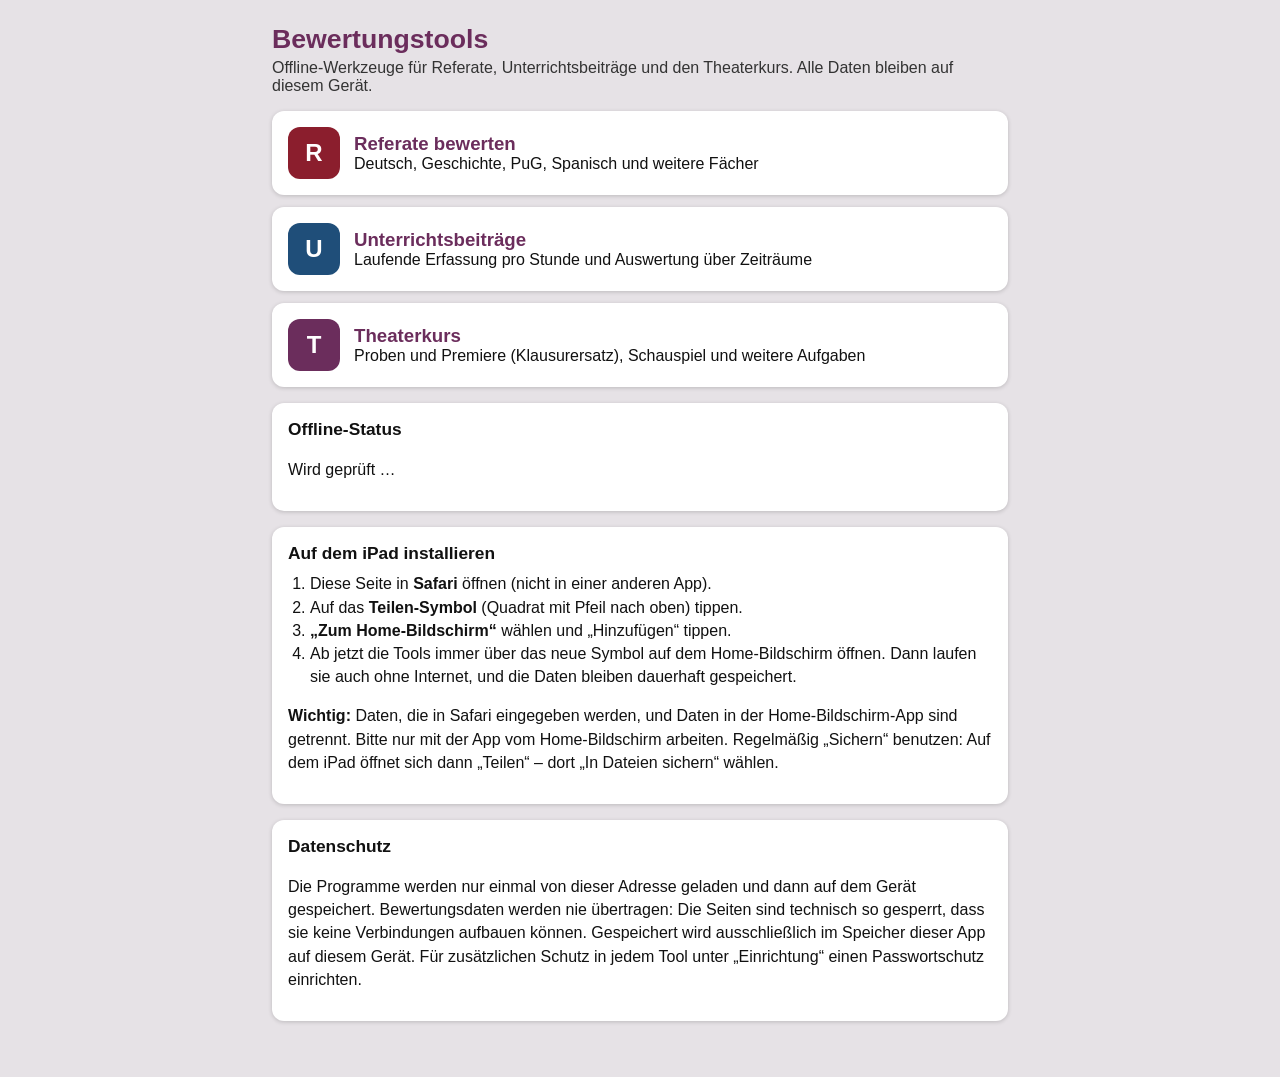
<file: web-app/index.html>
<!DOCTYPE html>
<html lang="de">
<head>
<meta charset="utf-8">
<meta name="viewport" content="width=device-width, initial-scale=1, viewport-fit=cover">
<meta http-equiv="Content-Security-Policy" content="default-src 'none'; script-src 'unsafe-inline'; style-src 'unsafe-inline'; img-src 'self' data:; worker-src 'self'; manifest-src 'self'; form-action 'none'; base-uri 'none'">
<meta name="referrer" content="no-referrer">
<link rel="manifest" href="manifest.webmanifest">
<meta name="apple-mobile-web-app-capable" content="yes">
<meta name="mobile-web-app-capable" content="yes">
<meta name="apple-mobile-web-app-title" content="Bewertung">
<meta name="apple-mobile-web-app-status-bar-style" content="black">
<meta name="theme-color" content="#2b2b2b">
<link rel="apple-touch-icon" href="apple-touch-icon.png">
<title>Bewertungstools</title>
<style>
  :root { --acc:#6B2D5C; }
  * { box-sizing:border-box; }
  body { margin:0; font-family:-apple-system, Arial, Helvetica, sans-serif; font-size:12pt; color:#111; background:#e6e2e6; padding:env(safe-area-inset-top) 0 40px; }
  .wrap { max-width:760px; margin:0 auto; padding:16px 12px; }
  h1 { color:var(--acc); font-size:20pt; margin:8px 0 4px; }
  .sub { margin:0 0 16px; color:#333; }
  .tile { display:flex; gap:14px; align-items:center; background:#fff; border-radius:12px; padding:16px; margin-bottom:12px; text-decoration:none; color:#111; box-shadow:0 1px 4px rgba(0,0,0,.18); min-height:80px; }
  .tile b { display:block; font-size:14pt; color:var(--acc); }
  .tile span.ic { width:52px; height:52px; border-radius:12px; flex:none; display:flex; align-items:center; justify-content:center; color:#fff; font-weight:bold; font-size:18pt; }
  .box { background:#fff; border-radius:12px; padding:14px 16px; margin-top:16px; line-height:1.45; box-shadow:0 1px 4px rgba(0,0,0,.18); }
  .box h2 { font-size:13pt; margin:0 0 6px; }
  .ok { color:#1e6b2e; font-weight:bold; }
  .warn { color:#8a5a00; font-weight:bold; }
  ol { padding-left:22px; margin:6px 0; }
</style>
</head>
<body>
<div class="wrap">
  <h1>Bewertungstools</h1>
  <p class="sub">Offline-Werkzeuge für Referate, Unterrichtsbeiträge und den Theaterkurs. Alle Daten bleiben auf diesem Gerät.</p>
  <a class="tile" href="referat.html"><span class="ic" style="background:#8B1E2D">R</span><span><b>Referate bewerten</b>Deutsch, Geschichte, PuG, Spanisch und weitere Fächer</span></a>
  <a class="tile" href="unterricht.html"><span class="ic" style="background:#1F4E79">U</span><span><b>Unterrichtsbeiträge</b>Laufende Erfassung pro Stunde und Auswertung über Zeiträume</span></a>
  <a class="tile" href="theater.html"><span class="ic" style="background:#6B2D5C">T</span><span><b>Theaterkurs</b>Proben und Premiere (Klausurersatz), Schauspiel und weitere Aufgaben</span></a>

  <div class="box" id="status"><h2>Offline-Status</h2><p id="st">Wird geprüft …</p></div>

  <div class="box"><h2>Auf dem iPad installieren</h2>
    <ol>
      <li>Diese Seite in <b>Safari</b> öffnen (nicht in einer anderen App).</li>
      <li>Auf das <b>Teilen-Symbol</b> (Quadrat mit Pfeil nach oben) tippen.</li>
      <li><b>„Zum Home-Bildschirm“</b> wählen und „Hinzufügen“ tippen.</li>
      <li>Ab jetzt die Tools immer über das neue Symbol auf dem Home-Bildschirm öffnen. Dann laufen sie auch ohne Internet, und die Daten bleiben dauerhaft gespeichert.</li>
    </ol>
    <p><b>Wichtig:</b> Daten, die in Safari eingegeben werden, und Daten in der Home-Bildschirm-App sind getrennt. Bitte nur mit der App vom Home-Bildschirm arbeiten. Regelmäßig „Sichern“ benutzen: Auf dem iPad öffnet sich dann „Teilen“ – dort „In Dateien sichern“ wählen.</p>
  </div>
  <div class="box"><h2>Datenschutz</h2>
    <p>Die Programme werden nur einmal von dieser Adresse geladen und dann auf dem Gerät gespeichert. Bewertungsdaten werden nie übertragen: Die Seiten sind technisch so gesperrt, dass sie keine Verbindungen aufbauen können. Gespeichert wird ausschließlich im Speicher dieser App auf diesem Gerät. Für zusätzlichen Schutz in jedem Tool unter „Einrichtung“ einen Passwortschutz einrichten.</p>
  </div>
</div>
<script>
(function () {
  var st = document.getElementById('st');
  var standalone = window.navigator.standalone === true || (window.matchMedia && window.matchMedia('(display-mode: standalone)').matches);
  if (!('serviceWorker' in navigator)) { st.innerHTML = '<span class="warn">Dieser Browser unterstützt keinen Offline-Betrieb.</span>'; return; }
  navigator.serviceWorker.register('sw.js').then(function () { return navigator.serviceWorker.ready; }).then(function () {
    st.innerHTML = '<span class="ok">Offline bereit.</span> ' + (standalone ? 'Die App läuft vom Home-Bildschirm.' : 'Für dauerhaften Betrieb bitte zum Home-Bildschirm hinzufügen (siehe unten).');
  }).catch(function () { st.innerHTML = '<span class="warn">Offline-Speicher konnte nicht eingerichtet werden. Bitte die Seite über https öffnen.</span>'; });
})();
</script>
</body>
</html>
</file>
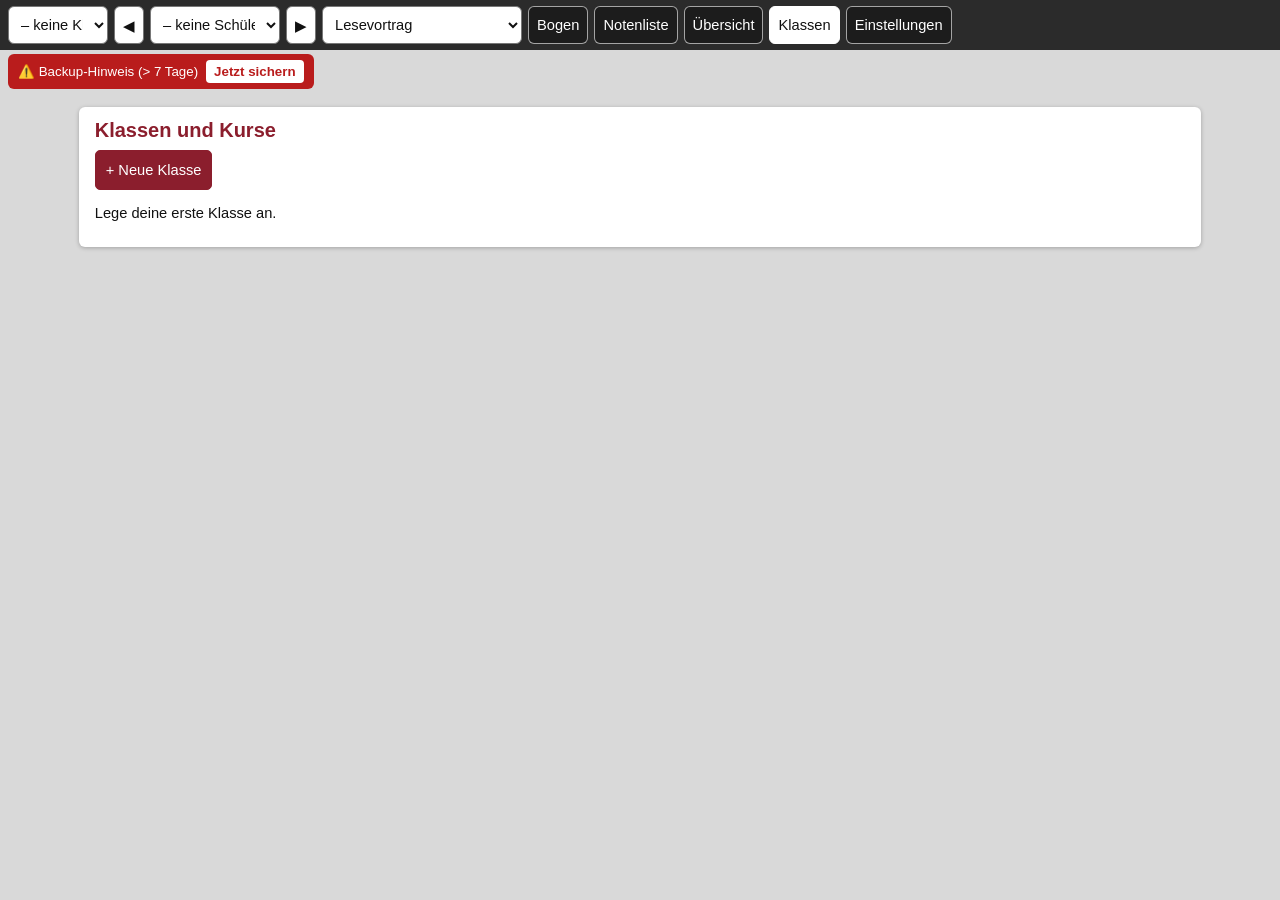
<file: Bewertungstool/Bewertungstool.html>
<!DOCTYPE html>
<html lang="de">
<head>
<meta charset="utf-8">
<meta name="viewport" content="width=device-width, initial-scale=1">
<title>Bewertungstool – Deutsch, Geschichte, PoGe, Spanisch, Theater, P/W-Seminar</title>
<style>
  :root { --acc:#8B1E2D; --light:#F6E9EB; --gray:#E9E9E9; --line:#7f7f7f; --hit:#F3C9CF; }
  * { box-sizing: border-box; }
  html, body { margin:0; padding:0; }
  body { font-family: Arial, Helvetica, sans-serif; font-size: 11pt; color:#111; background:#d9d9d9; touch-action: manipulation; }
  [contenteditable]:focus, input:focus, select:focus, textarea:focus { outline: 2px solid #3b82f6; outline-offset: 0; }
  button { font: inherit; cursor:pointer; }
  #printArea { display:none; }

  /* ---------- Werkzeugleiste ---------- */
  .toolbar { position: sticky; top:0; z-index:10; background:#2b2b2b; color:#fff; padding:8px 12px; display:flex; flex-wrap:wrap; gap:8px; align-items:center; font-size:12pt; }
  .toolbar button, .toolbar select { font: inherit; padding:8px 12px; min-height:42px; border-radius:6px; border:1px solid #777; background:#fff; color:#111; }
  .toolbar button:active { background:#e4e4e4; }
  .toolbar .tab { background:#444; color:#fff; border-color:#666; }
  .toolbar .tab.on { background:var(--acc); border-color:var(--acc); }
  .toolbar .sep { width:1px; height:30px; background:#666; margin:0 2px; }
  .toolbar label { display:flex; gap:6px; align-items:center; }
  .backup-alert { background: #b91c1c; color: #fff; padding: 6px 10px; border-radius: 6px; font-size: 10pt; display: flex; align-items: center; gap: 8px; }
  .backup-alert button { background: #fff; color: #b91c1c; border: none; padding: 4px 8px; font-weight: bold; min-height: 0; border-radius: 4px; }

  .stage { padding:14px 10px 40px; }
  .panel { background:#fff; max-width:297mm; margin:0 auto 12px; padding:12px 16px; border-radius:6px; box-shadow:0 1px 4px rgba(0,0,0,.25); }
  .panel h2 { margin:0 0 8px; font-size:15pt; color:var(--acc); }
  .panel h3 { margin:12px 0 6px; font-size:12pt; color:var(--acc); }
  .sub { font-size:11pt; color:#444; font-weight:normal; }
  .hint { max-width:297mm; margin:0 auto 10px; color:#333; padding:0 4px; }
  .panel button, .panel select, .panel input, .panel textarea { font:inherit; padding:7px 10px; min-height:40px; border:1px solid var(--line); border-radius:5px; background:#fff; }
  .panel textarea { width:100%; min-height:110px; }
  .panel button.primary { background:var(--acc); color:#fff; border-color:var(--acc); }
  .panel button.danger { color:#a00; }
  .panel button:disabled { opacity:.4; cursor:default; }
  .row { display:flex; flex-wrap:wrap; gap:8px; align-items:flex-end; margin:6px 0; }
  .row label { display:flex; flex-direction:column; gap:3px; font-size:11pt; }
  .modbar { display:flex; flex-wrap:wrap; gap:8px; align-items:center; }
  .modbar label { display:flex; gap:6px; align-items:center; }
  .modbar .sep { flex:1; }
  .chk { display:inline-flex; align-items:center; gap:4px; margin-right:8px; }
  .chk input { width:22px; height:22px; min-height:0; }
  .chip { margin:0 6px 6px 0; }
  .chip.on { background:var(--acc); color:#fff; border-color:var(--acc); }
  table.t { border-collapse:collapse; width:100%; }
  table.t th, table.t td { border:1px solid var(--line); padding:4px 6px; text-align:left; vertical-align:middle; }
  table.t th { background:var(--gray); }
  table.t td.c, table.t th.c { text-align:center; }
  table.t input, table.t select { width:100%; min-height:34px; padding:3px 6px; }
  table.t input.n { width:70px; text-align:center; }
  table.t input.g { width:60px; text-align:center; }
  .big { font-size:13pt; color:var(--acc); }
  .muted { color:#555; }
  .warn { color:#a00; }
  a { color:#0b4fa8; }

  /* ---------- Leistungsspiegel / Barometer ---------- */
  .stats-bar { display: flex; gap: 4px; height: 24px; background: var(--gray); border-radius: 4px; overflow: hidden; margin: 10px 0; }
  .stats-segment { display: flex; align-items: center; justify-content: center; color: #fff; font-size: 9pt; font-weight: bold; overflow: hidden; white-space: nowrap; text-shadow: 0 1px 1px rgba(0,0,0,0.4); }

  /* ---------- Bewertungsbogen ---------- */
  .sheet { background:#fff; width:297mm; min-height:209mm; margin:0 auto 14px; padding:6mm 8mm; box-shadow:0 2px 8px rgba(0,0,0,.3); display:grid; grid-template-rows: auto 1fr auto auto auto; gap:1.6mm; }
  .head { display:grid; grid-template-columns: auto 1.1fr 46mm 1.2fr 42mm; gap:2mm 4mm; align-items:end; }
  .head h1 { margin:0; font-size:14pt; color:var(--acc); white-space:nowrap; }
  .fld { display:flex; gap:2mm; align-items:baseline; border-bottom:1px solid var(--line); min-height:6.5mm; }
  .fld b { white-space:nowrap; }
  .fld .v { flex:1; min-width:10mm; outline:none; white-space:nowrap; overflow:hidden; }
  .fld input[type=date] { font:inherit; border:none; background:transparent; padding:0; width:100%; min-height:0; }
  @media screen { .v:empty::before { content: attr(data-ph); color:#9a9a9a; } }

  .grid { display:grid; grid-template-columns: 45mm repeat(var(--cols, 5), 1fr); border-top:1px solid var(--line); border-left:1px solid var(--line); min-height:0; }
  .grid > div { border-right:1px solid var(--line); border-bottom:1px solid var(--line); padding:1mm 1.5mm; line-height:1.15; hyphens:auto; -webkit-hyphens:auto; overflow:hidden; min-height:0; }
  .gh { background:var(--gray); font-weight:bold; text-align:center; display:flex; flex-direction:column; justify-content:center; }
  .gh span { font-weight:normal; }
  .crit { background:var(--light); display:flex; flex-direction:column; gap:1mm; justify-content:center; -webkit-print-color-adjust:exact; print-color-adjust:exact; }
  .crit .cn { font-weight:bold; }
  .crit .np { display:flex; align-items:center; gap:1.5mm; }
  .crit .nv { min-width:9mm; text-align:center; font-size:15pt; color:var(--acc); }
  .crit button.st { width:9mm; height:9mm; padding:0; font-size:15pt; line-height:1; border:1px solid var(--line); border-radius:4px; background:#fff; }
  .crit button.st:active { background:#e4e4e4; }
  .crit button.st:disabled { opacity:.3; cursor:default; }
  .crit button.st.on { background:var(--acc); color:#fff; }
  .lv.na { background:#f2f2f2; }
  .lv { user-select:none; -webkit-user-select:none; -webkit-tap-highlight-color: transparent; }
  .lv[data-act] { cursor:pointer; }
  .lv[data-act]:hover { background:#fbf3f4; }
  .lv:focus-visible { outline:2px solid #3b82f6; outline-offset:-2px; }
  .lv.hit { background:var(--hit) !important; box-shadow: inset 0 0 0 .8mm var(--acc); -webkit-print-color-adjust:exact; print-color-adjust:exact; }

  .sum { display:grid; grid-template-columns: repeat(3, auto) 1fr; border:1px solid var(--line); }
  .sum > div { padding:1.2mm 3mm; border-right:1px solid var(--line); background:var(--gray); -webkit-print-color-adjust:exact; print-color-adjust:exact; }
  .sum > div:last-child { border-right:none; }
  .cmt { display:flex; gap:2mm; border:1px solid var(--line); padding:1mm 2mm; height:14mm; }
  .cmt .v { flex:1; outline:none; overflow:hidden; line-height:1.2; }
  .foot { min-height:4.6mm; }

  .ov { background:#fff; max-width:297mm; margin:0 auto 12px; padding:6mm 8mm; }
  .ov h1 { font-size:15pt; color:var(--acc); margin:0 0 3mm; }
  .ov table { border-collapse:collapse; width:100%; }
  .ov th, .ov td { border:1px solid var(--line); padding:1.5mm 2mm; text-align:left; font-size:11pt; vertical-align:top; }
  .ov th { background:var(--gray); }
  .ov td.c { text-align:center; }

  @media screen and (max-width: 1024px) {
    .sheet { width: 100%; min-height: auto; display: block; overflow-x: auto; }
    .head { grid-template-columns: 1fr; gap: 4px; }
    .grid { grid-template-columns: 1fr; }
    .grid > div { border-right: 1px solid var(--line); }
    .sum { grid-template-columns: 1fr; }
    .sum > div { border-bottom: 1px solid var(--line); border-right: none; }
  }

  /* ---------- Druckansicht in der App ---------- */
  #printArea.open { display:block; position:fixed; top:0; left:0; right:0; bottom:0; z-index:100; overflow:auto; background:#d9d9d9; }
  .printbar { position:sticky; top:0; z-index:1; background:#2b2b2b; padding:8px 12px; display:flex; flex-wrap:wrap; gap:8px; }
  .printbar button { font:inherit; padding:8px 12px; min-height:42px; border-radius:6px; border:1px solid #777; background:#fff; color:#111; }
  .printbar button.primary { background:var(--acc); color:#fff; border-color:var(--acc); }
  .printdoc { padding:14px 10px 40px; }
  .rep table { border-collapse:collapse; width:100%; font-size:11pt; margin:0 auto 6mm; }
  .rep th, .rep td { border:1px solid var(--line); padding:2mm; text-align:left; vertical-align:top; }
  .rep th { background:var(--gray); font-weight:bold; }
  .rep td.c, .rep th.c { text-align:center; }

  .toolbar { transition: background .2s; flex-wrap:nowrap; font-size:11pt; gap:6px; padding:6px 8px; overflow-x:auto; }
  .toolbar > * { flex:0 0 auto; }
  .toolbar button, .toolbar select { padding:6px 8px; min-height:38px; }
  .toolbar label { background:#fff; color:#111; padding:4px 8px; border-radius:6px; }
  .toolbar label select { min-height:30px; padding:4px 6px; }
  #clsSel { max-width:100px; } #stuSel { max-width:130px; } #modeSel { max-width:200px; }
  .toolbar .sep { display:none; }
  #backupWarnContainer:empty { display:none; }
  #backupWarnContainer .backup-alert { display:inline-flex; }
  .toolbar .tab { background:rgba(0,0,0,.35); border-color:rgba(255,255,255,.6); }
  .toolbar .tab.on { background:#fff; color:#111; border-color:#fff; }
  .clsdot { display:inline-block; width:14px; height:14px; border-radius:3px; margin-right:6px; vertical-align:middle; }
  .bar { display:flex; flex-wrap:wrap; gap:8px; align-items:center; }
  .drawer { background:#fafafa; }
  .drawer > button { font-weight:bold; }

  @page { size: A4 landscape; margin: 0; }
  @media print {
    body { background:#fff; -webkit-print-color-adjust: exact; print-color-adjust: exact; }
    #app { display:none !important; }
    #printArea { display:block !important; position:static !important; background:#fff !important; }
    .printbar { display:none !important; }
    .printdoc { padding:0 !important; }
    #printArea .sheet { box-shadow:none; margin:0; width:297mm; height:209mm; min-height:0; overflow:hidden; break-after:page; display:grid !important; -webkit-print-color-adjust: exact; print-color-adjust: exact; }
    #printArea .sheet:last-child { break-after:auto; }
    #printArea .head { display:grid !important; grid-template-columns: auto 1.1fr 46mm 1.2fr 42mm !important; }
    #printArea .grid { display:grid !important; grid-template-columns: 45mm repeat(var(--cols, 5), 1fr) !important; }
    #printArea .sum { display:grid !important; grid-template-columns: repeat(3, auto) 1fr !important; }
    #printArea .ov { max-width:none; width:297mm; margin:0; }
    .crit button.st { display:none !important; }
    .crit, .gh, .sum > div, .lv.hit { -webkit-print-color-adjust: exact !important; print-color-adjust: exact !important; }
  }
</style>
</head>
<body>
<div id="app">
  <div class="toolbar" id="toolbar">
    <select id="clsSel" aria-label="Klasse"></select>
    <button id="stuPrev" title="Vorherige/r">◀</button>
    <select id="stuSel"></select>
    <button id="stuNext" title="Nächste/r">▶</button>
    <span class="sep"></span>
    <select id="modeSel" aria-label="Bewertung"></select>
    <button class="tab" data-tab="bogen">Bogen</button>
    <span class="sep"></span>
    <button class="tab" data-tab="student">Notenliste</button>
    <button class="tab" data-tab="klasse">Übersicht</button>
    <span class="sep"></span>
    <button class="tab" data-tab="classes">Klassen</button>
    <button class="tab" data-tab="settings">Einstellungen</button>
  </div>
  <div id="backupWarnContainer" style="padding:4px 8px"></div>
  <div class="stage" id="view"></div>
</div>
<div id="printArea"></div>
<input type="file" id="file" accept="application/json,.json" style="display:none">

<script>
(function () {
  'use strict';

  var LV = [
    { n:'sehr gut',                np:'15–13', hi:15, lo:13, def:14 },
    { n:'gut',                     np:'12–10', hi:12, lo:10, def:11 },
    { n:'befriedigend',            np:'9–7',   hi:9,  lo:7,  def:8  },
    { n:'ausreichend',             np:'6–4',   hi:6,  lo:4,  def:5  },
    { n:'mangelhaft / ungenügend', np:'3–0',   hi:3,  lo:0,  def:2  }
  ];

  var C = {
    // Lesevortrag & Gedicht (unter 7 Kriterien -> 2 zusätzliche Kriterien ergänzt)
    gen:  { n:'Lesegenauigkeit', d:['Alle Wörter genau gelesen; Fehler werden erkannt und selbst korrigiert.','Meist genau; wenige Fehler, meist selbst korrigiert.','Einzelne Lesefehler oder Auslassungen; Verständnis bleibt gesichert.','Viele Lesefehler, Auslassungen oder erfundene Wörter.','Sehr fehlerhaft; Text kaum erkennbar.'] },
    fluss:{ n:'Leseflüssigkeit und Tempo', d:['Flüssig in Sinneinheiten; Tempo passt zum Inhalt und wird gezielt variiert.','Überwiegend flüssig; seltenes Stocken; Tempo meist passend.','Teils Wort für Wort; gelegentlich Stocken oder Wiederholungen; Tempo schwankt.','Häufiges Stocken, Wiederholungen, falsche Anfänge; zu langsam oder gehetzt.','Abgehackt mit vielen Pausen; kaum zu folgen.'] },
    bet:  { n:'Betonung und Satzmelodie', d:['Betont sinnvoll; Satzzeichen, Frage und Ausruf hörbar umgesetzt; Stimme variiert.','Meist sinnvoll betont; Satzzeichen weitgehend beachtet.','Betonung nur teilweise passend; Satzmelodie eher gleichförmig.','Kaum Betonung; monoton; Satzzeichen oft ignoriert.','Völlig flach; keine erkennbare Sinnbetonung.'] },
    gest: { n:'Pausen, Lautstärke und Ausdruck', d:['Pausen an Sinngrenzen; Lautstärke und Ausdruck passen zur Stelle.','Pausen und Lautstärke meist passend; Ausdruck erkennbar.','Pausen oder Lautstärke teils unpassend; Ausdruck zurückhaltend.','Pausen fehlen oder stören; zu leise oder zu laut; kaum Ausdruck.','Kaum hörbar oder unpassend; keine Gestaltung.'] },
    verst:{ n:'Textverständnis im Vortrag', d:['Inhalt, Stimmung und Figuren hörbar verstanden und gestaltet.','Inhalt erkennbar verstanden; Gestaltung meist passend zum Text.','Inhalt im Wesentlichen verstanden; Gestaltung wenig inhaltsbezogen.','Verständnis lückenhaft; Gestaltung passt oft nicht zum Text.','Kein Textverständnis erkennbar.'] },
    aus:  { n:'Aussprache und Lautbildung', d:['Laute, Wortakzent und Aussprache durchgehend korrekt und natürlich.','Überwiegend korrekt; einzelne Fehler ohne Verständnisstörung.','Wiederkehrende Fehler, Verständnis nie gefährdet; deutsch geprägt.','Häufige Fehler; Verständnis teils erschwert.','Stark fehlerhaft; kaum verständlich.'],
            es:['Durchgehend korrekt (r/rr, j, ll, ñ, b/v, Wortakzent); natürlich.','Überwiegend korrekt; einzelne Fehler bei r/rr, j oder ll.','Wiederkehrende Fehler bei typischen Lauten; deutsch geprägt; verständlich.','Häufige Fehler, auch beim Wortakzent; Verständnis teils erschwert.','Stark fehlerhaft; kaum verständlich.'] },
    inton:{ n:'Stimmführung & Modulation', d:['Äußerst differenzierter Einsatz der Stimme zur Spannungssteuerung.','Stimme lebendig geführt; passende Modulation.','Stimme wechselt zwischen ausdrucksstark und gleichförmig.','Kaum Modulation; recht eintönig.','Völlig monotone Stimmführung.'] },
    atmos:{ n:'Atmosphäre & Raumwirkung', d:['Zieht das Publikum vom ersten Moment an in den Bann.','Erzeugt eine spürbare, passende Atmosphäre.','Atmosphäre bricht zeitweise ein.','Kaum stimmungsvoll.','Keine Wirkung im Raum.'] },

    tex:  { n:'Textsicherheit', d:['Vollständig auswendig, ohne Hilfe und fehlerfrei.','Sicher; kleine Fehler selbst korrigiert; keine Hilfe nötig.','Einzelne Stockungen oder Fehler; ein- bis zweimal Hilfe.','Mehrfach Aussetzer; deutliche Hilfen nötig.','Text nicht beherrscht; Vortrag bricht ab.'] },
    spr:  { n:'Deutlichkeit, Lautstärke und Tempo', d:['Klar und gut verständlich; Lautstärke und Tempo passen und werden gezielt variiert.','Meist klar; Lautstärke und Tempo überwiegend passend.','Teils undeutlich, zu leise oder zu schnell bzw. langsam.','Oft undeutlich; Lautstärke oder Tempo stören den Vortrag.','Kaum verständlich oder nicht hörbar.'] },
    vers: { n:'Betonung, Rhythmus und Pausen', d:['Betonung trifft den Sinn; Rhythmus und Reim hörbar; Pausen an passenden Stellen.','Betonung meist sinnvoll; Rhythmus erkennbar; Pausen meist passend.','Betonung nur teilweise passend; Rhythmus wackelig; Pausen zufällig.','Kaum Betonung; leiert oder Wort für Wort; Pausen unpassend.','Keine Gestaltung; Vers wird heruntergesprochen.'] },
    sinn: { n:'Sinngestaltung und Ausdruck', d:['Stimmung und Aussage werden hörbar; Stimmlage und Melodie lebendig variiert.','Stimmung meist erkennbar; Stimme abwechslungsreich.','Ansätze von Gestaltung; Stimme eher gleichförmig.','Monoton; Inhalt wird kaum gestaltet.','Keine erkennbare Gestaltung.'] },
    auft: { n:'Auftreten: Haltung, Blick, Mimik, Gestik', d:['Ruhiger Stand, Blick zum Publikum, gezielte Mimik und Gestik; Titel und Autor/in genannt.','Sicheres Auftreten; Blick meist beim Publikum; Mimik und Gestik passend.','Unruhiger Stand; wenig Blickkontakt; Mimik und Gestik zufällig.','Wirkt unsicher; Blick auf Boden oder Manuskript; keine Gestik.','Kein sicherer Auftritt; abgewandt oder abgebrochen.'] },
    einf: { n:'Einführung und Inhalt', d:['Nennt Titel und Autor/in; fasst den Inhalt in der Zielsprache sicher zusammen.','Nennt Titel und Autor/in; Inhalt weitgehend richtig erklärt.','Einführung knapp; Inhalt nur teilweise erklärt.','Einführung lückenhaft; Inhalt kaum verständlich erklärt.','Keine Einführung; Inhalt nicht erklärt.'] },
    korpo:{ n:'Körpersprache & Raumpräsenz', d:['Körpersprache unterstützt das gesprochene Wort absolut stimmig.','Sichere und offene Körpersprache.','Körperhaltung zu starr oder unruhig.','Unsichere Gestik; abgewandt.','Keine Raumpräsenz.'] },
    empa: { n:'Empathie & Textidentifikation', d:['Identifiziert sich vollkommen mit der Intention des Autors.','Guter emotionaler Zugang zum Werk.','Zugang zum Text wirkt konstruiert.','Kaum innerer Bezug zum Text erkennbar.','Völlig hölzerne Darbietung.'] },

    // Unterrichtsbeitrag (unter 7 Kriterien -> 2 zusätzliche Kriterien ergänzt)
    u1: { n:'Häufigkeit und Verlässlichkeit', d:['Beteiligt sich regelmäßig von sich aus.','Beteiligt sich häufig, auch ohne Aufforderung.','Beteiligt sich gelegentlich, meist auf Aufforderung.','Beteiligt sich selten; nur auf direkte Ansprache.','Keine erkennbare Beteiligung.'] },
    u2: { n:'Fachliche Qualität', d:['Treffend, differenziert und fachlich richtig.','Meist richtig und zum Thema passend.','Teilweise richtig; Kernaussage erkennbar.','Oft ungenau oder falsch.','Fachlich nicht verwertbar.'] },
    u3: { n:'Selbstständigkeit und Transfer', d:['Stellt Zusammenhänge her, überträgt auf Neues, bringt eigene Ideen ein.','Verknüpft Gelerntes meist sinnvoll.','Gibt Gelerntes wieder; wenig Eigenes.','Braucht viele Hilfen; reproduziert Bruchstücke.','Kein selbstständiger Beitrag.'] },
    u4: { n:'Sprache und Fachsprache', d:['Klar, präzise, fachsprachlich sicher.','Verständlich, meist fachsprachlich korrekt.','Verständlich, aber ungenau; wenig Fachsprache.','Schwer verständlich; Fachbegriffe fehlen.','Kaum verständlich.'] },
    u5: { n:'Gesprächsverhalten', d:['Hört zu, greift Beiträge anderer auf, argumentiert sachlich.','Geht meist auf andere ein.','Äußert sich ohne Bezug zu anderen.','Unterbricht oder stört gelegentlich.','Stört häufig; hört nicht zu.'] },
    u6: { n:'Konstruktive Kooperation', d:['Fördert die Zusammenarbeit in Partner- und Gruppenphasen vorbildlich.','Kooperiert zuverlässig mit anderen.','Arbeitet mit, bleibt aber passiv in der Gruppe.','Beteiligt sich unzureichend an Gruppenarbeit.','Stört kooperatives Arbeiten.'] },
    u7: { n:'Fehlerkultur & Reflexion', d:['Geht konstruktiv mit eigenen und fremden Fehlern um; reflektiert tiefgehend.','Reflektiert Ergebnisse sachlich.','Akzeptiert Korrekturen nur zögerlich.','Schwer belehrbar bei Fehlern.','Völlig uneinsichtig.'] },

    // Umfangreiche Module (> 7 Kriterien) – urspünglicher, kompakter Standard (rückgängig gemacht)
    th_schauspiel: { n:'Schauspiel', d:['Rolle tief durchdrungen, körperlich und sprachlich überzeugend, hochgradig wandelbar und authentisch.','Gute schauspielerische Leistung, Text und Rolle sicher umgesetzt.','Rolle erkennbar, gelegentlich noch etwas steif oder unsicher in der Umsetzung.','Wenig Ausdruck im Spiel; agiert oft hölzern oder unbeteiligt.','Keine erkennbare schauspielerische Gestaltung.'] },
    th_maske: { n:'Maske & Kostüm', d:['Kostüm und Maske sind perfekt auf die Rolle abgestimmt, sorgfältig vorbereitet und unterstützen den Charakter vollkommen.','Passendes Kostüm und stimmige Maske gewählt.','Ausstattung vorhanden, aber teils ungenau oder wenig charakterfördernd.','Kostüm oder Maske unvollständig / unpassend vorbereitet.','Vorgaben bezüglich Maske und Kostüm ignoriert.'] },
    th_buehne: { n:'Bühnenbild', d:['Bühnenbild und Requisiten kreativ, funktional und konzeptionell stark durchdacht eingesetzt.','Sorgfältig gestaltetes Bühnenbild, das die Szene gut unterstützt.','Einfaches Bühnenbild; Erfüllung des Mindeststandards.','Bühnenbild lückenhaft, unpraktisch oder stört den Ablauf.','Kein Bühnenbild oder völlig ungeeignet.'] },
    th_regie: { n:'Regie', d:['Präzise Inszenierung; klare Vision, souveräne Führung der Mitspieler, gelungene Rhythmisierung der Szene.','Sicher in der Regiearbeit; stimmiger Ablauf.','Ansätze einer Inszenierung erkennbar; einige Längen im Timing.','Regiearbeit unstrukturiert; Spieler wirken oft alleingelassen.','Keine erkennbare Regiearbeit.'] },
    th_pr: { n:'PR & Öffentlichkeitsarbeit', d:['Hervorragend gestaltete PR (Programmheft, Plakate, digitale Medien); professionelle Werbung und Dokumentation.','Gute und ansprechende Materialien zur Öffentlichkeitsarbeit erstellt.','Einfache PR-Maßnahmen durchgeführt.','PR sehr lückenhaft oder unvollständig.','Keine PR-Leistung erbracht.'] },

    ps_projekt: { n:'Projekt', d:['Zielgerichtete, hochgradig selbstständige und innovative Umsetzung des Projektvorhabens; herausragendes Ergebnis.','Projekt erfolgreich und zuverlässig durchgeführt.','Projekt im Wesentlichen realisiert; kleinere Reibungsverluste.','Deutliche Defizite bei der Projektrealisierung; viele Hilfen nötig.','Projekt nicht erfolgreich durchgeführt.'] },
    ps_referat: { n:'Referat', d:['Präsentation des Projekts überzeugend, frei, methodisch glänzend und absolut zielgruppengerecht.','Sichere und informative Projektpräsentation.','Präsentation verständlich, aber wenig mitreißend oder etwas holprig.','Unsicherer Vortrag; schwer verständliche Struktur.','Vortrag ungenügend.'] },
    ps_beruf: { n:'Berufsorientierung', d:['Reflektierte Auseinandersetzung mit Berufsfeldern, klare persönliche Erkenntnisse und professionelle Dokumentation (Portfolio).','Solide Einblicke gewonnen und gut aufbereitet.','Berufsorientierung oberflächlich bearbeitet.','Kaum erkennbare Auseinandersetzung mit der Berufswelt.','Vorgaben zur Berufsorientierung nicht erfüllt.'] },
    ps_unterricht: { n:'Unterrichtsbeitrag', d:['Konstruktive Mitarbeit, wertvolle Impulse für das Seminar und hohe Verlässlichkeit.','Regelmäßige und sinnvolle Beiträge.','Gelegentliche Mitarbeit.','Kaum eigene Beiträge.','Keine Mitarbeit.'] },
    ps_org: { n:'Organisation', d:['Exzellentes Zeitmanagement, vorbildliche Teambeteiligung, eigenverantwortliches Handeln.','Gut organisiert und zuverlässig im Team.','Organisation manchmal schleppend; Absprachen wurden teils vergessen.','Häufige Koordinationsprobleme; unzuverlässig.','Völlig unorganisiert; blockiert den Prozess.'] },

    ws_referat: { n:'Referat', d:['Wissenschaftspropädeutischer Vortrag: Methodisch exakt, souveräner Umgang mit Fragen, hervorragende Präsentation.','Sicherer, wissenschaftlich orientierter Vortrag.','Vortrag verständlich, aber methodisch noch etwas oberflächlich.','Vortrag zeigt große Lücken im wissenschaftlichen Anspruch.','Vortrag ungenügend.'] },
    ws_unterricht: { n:'Unterrichtsbeitrag', d:['Führt gewinnbringende Fachdiskussionen, stellt kritische Fragen zum wissenschaftlichen Arbeiten.','Beteiligt sich aktiv am wissenschaftlichen Austausch.','Mitarbeit eher passiv oder sporadisch.','Kaum seminaristischer Beitrag.','Keine Beteiligung.'] },
    ws_gliederung: { n:'Gliederung', d:['Logisch, präzise, stringente Forschungsfrage und makelloser Aufbau der Arbeit.','Klare und sinnvolle Struktur der Gliederung.','Gliederung erkennbar, aber teils sprunghaft oder unpräzise.','Struktur unklar; Forschungsfrage kaum erkennbar.','Keine brauchbare Gliederung.'] },
    ws_probe: { n:'Probekapitel', d:['Exzellenter wissenschaftlicher Stil, korrekte Zitierweise, fundierte Argumentation auf universitärem Niveau.','Sauber erarbeitetes Kapitel mit guten Belegen.','Kapitel zeigt Ansätze, aber Mängel in Stil oder Zitierweise.','Erhebliche formale und inhaltliche Mängel.','Probekapitel ungenügend.'] },
    ws_expose: { n:'Exposé', d:['Präzise Skizze des Vorhabens, begründete Methodik, realistischer Zeit- und Quellenplan.','Aussagekräftiges und sauberes Exposé.','Exposé knapp, einige Fragen offen.','Stark lückenhaftes Exposé.','Fehlt oder unbrauchbar.'] },

    s1: { n:'Aussprache und Intonation', d:['Durchgehend korrekt, natürliche Betonung; r/rr, j, ll, ñ sicher; sehr flüssig.','Überwiegend korrekt, einzelne Fehler ohne Verständnisstörung; meist stimmige Betonung.','Wiederkehrende Fehler, aber verständlich; Betonung teils deutsch geprägt; gelegentlich Stocken.','Häufige Fehler, Verständnis teils erschwert; unsicherer Rhythmus; deutliches Stocken.','Stark fehlerhaft, schwer verständlich; sehr stockend oder nicht erbracht.'] },
    s2: { n:'Textverständnis und Interpretation', d:['Inhalt präzise erfasst; Aussage, Stilmittel, Kontext differenziert gedeutet; eigene Deutung.','Inhalt sicher erfasst; Aussage und mind. ein Stilmittel erklärt; Deutung weitgehend begründet.','Inhalt im Wesentlichen richtig; Deutung eher beschreibend; Stilmittel nur ansatzweise.','Inhalt lückenhaft; vage Erklärungen, teils Fehldeutungen; kaum Kontext.','Inhalt kaum verstanden; Text nur aufgesagt oder übersetzt; keine Deutung.'] },
    s3: { n:'Sprachliche Qualität der Anmoderation', d:['Frei und klar gegliedert; differenzierter Wortschatz, sichere Grammatik; Fehler stören nicht.','Weitgehend frei und gegliedert; angemessener Wortschatz; einzelne Fehler, gut verständlich.','Teils abgelesen; einfacher Wortschatz; wiederkehrende Fehler, aber verständlich.','Überwiegend abgelesen; begrenzter Wortschatz; viele Fehler erschweren das Verständnis.','Anmoderation fehlt, kaum verständlich oder nicht auf Spanisch.'] },
    s4: { n:'Vortragsleistung', d:['Text sicher, höchstens kurze Stütze; wirkungsvoller Ausdruck und Blickkontakt; Tempo sicher.','Text weitgehend sicher; Ausdruck erkennbar; meist Blickkontakt; Tempo überwiegend stimmig.','Einzelne Textlücken, überbrückt; zurückhaltender Ausdruck; Tempo schwankt.','Deutliche Textunsicherheit, auf Vorlage angewiesen; kaum Ausdruck.','Vortrag bricht ab oder wirkt unvorbereitet; Text nicht beherrscht.'] },
    s5: { n:'Eigenständigkeit und Songwahl', d:['Überzeugend begründete, anspruchsvolle Wahl; klar persönlicher Zugang.','Wahl nachvollziehbar begründet; angemessener Anspruch; persönlicher Bezug erkennbar.','Wahl nur kurz begründet; durchschnittlicher Anspruch; Bezug eher allgemein.','Wahl kaum begründet; sehr einfacher Text; kaum Eigenanteil.','Keine Begründung; Vorgaben nicht erfüllt; kein Eigenanteil.'] },

    f1: { n:'Sachrichtigkeit und Vollständigkeit', d:['Fundiert, exakt und umfassend; zentrale Begriffe und Fakten sicher.','Meist fundiert und genau; kleine Lücken.','Kernwissen überwiegend vorhanden; teils ungenau oder falsch.','Grundlagen lückenhaft; oft ungenau oder sachlich falsch.','Sehr lückenhaft; fast keine Kenntnisse.'] },
    f2: { n:'Verständnis und Zusammenhänge', d:['Tiefes Verständnis; erkennt übergeordnete Zusammenhänge.','Gutes Verständnis; erkennt meist Zusammenhänge.','Grundverständnis; wenige Zusammenhänge klar.','Begriffe bekannt, aber kaum Zusammenhänge.','Kein Verständnis erkennbar.'] },
    f3: { n:'Anwendung und Transfer', d:['Wendet Wissen frei auf neue Beispiele an; nennt eigene Beispiele.','Wendet Wissen weitgehend auf neue Fälle an.','Anwendung nur bei bekannten Beispielen oder mit Hilfe.','Anwendung kaum möglich; nur Wiedergabe.','Keine Anwendung möglich.'] },
    f4: { n:'Begriffssicherheit und Fachsprache', d:['Verwendet Fachbegriffe präzise, sicher und in passendem Kontext.','Verwendet die wichtigsten Fachbegriffe meist richtig.','Fachbegriffe teils ungenau oder umschrieben.','Fachbegriffe selten oder falsch verwendet.','Keine Fachsprache erkennbar.'] },
    f5: { n:'Einordnung und Aktualität', d:['Ordnet das Thema sicher in größere Zusammenhänge ein; stellt Bezüge zu Aktuellem oder Bekanntem her.','Stellt meist sinnvolle Bezüge zu anderen Themen her.','Einordnung nur mit Hilfe oder sehr allgemein.','Kaum Einordnung über das Einzelthema hinaus.','Keine Einordnung erkennbar.'] },

    /* ----- Abfrage: Vokabular ----- */
    v1: { n:'Bedeutung und Formangaben', d:[
      'Bedeutungen vollständig und richtig; Artikel, Plural, Formen sicher.',
      'Bedeutungen meist richtig; wenige Fehler bei den Formen.',
      'Hauptbedeutung meist richtig; Formangaben lückenhaft.',
      'Viele falsche oder fehlende Bedeutungen und Formen.',
      'Kaum Wörter bekannt.' ] },
    v2: { n:'Anwendung im Satz', d:[
      'Bildet sichere, passende Beispielsätze; nutzt Wörter in neuem Kontext.',
      'Beispielsätze meist passend; kleine Fehler.',
      'Einfache Sätze mit Fehlern; Hilfen nötig.',
      'Anwendung nur mit starker Hilfe; Sätze oft unpassend.',
      'Keine Anwendung möglich.' ] },
    v3: { n:'Abrufsicherheit und Aussprache', d:[
      'Rasch und sicher abrufbar; Aussprache korrekt.',
      'Meist zügig abrufbar; Aussprache überwiegend korrekt.',
      'Zögerlich; teils Aussprachefehler ohne Verständnisproblem.',
      'Langes Suchen; Aussprache erschwert das Verständnis.',
      'Kaum abrufbar; kaum verständlich.' ] },
    v4: { n:'Wortfeld und Abgrenzung', d:[
      'Erkennt und nennt verwandte oder ähnliche Begriffe sicher; grenzt sie treffend ab.',
      'Nennt meist passende verwandte Begriffe; Abgrenzung überwiegend gelungen.',
      'Wortfeld nur ansatzweise bekannt; Verwechslungen möglich.',
      'Wortfeld kaum bekannt; häufige Verwechslungen.',
      'Keine Kenntnis des Wortfelds.' ] },
    v5: { n:'Rechtschreibung und Schreibweise', d:[
      'Schreibt die Wörter durchgehend korrekt (Artikel, Plural, Sonderzeichen).',
      'Schreibt überwiegend korrekt; vereinzelte kleine Fehler.',
      'Mehrere Rechtschreibfehler, Bedeutung bleibt erkennbar.',
      'Häufige Rechtschreibfehler erschweren das Erkennen.',
      'Schreibweise überwiegend falsch.' ] },
    /* ----- Abfrage: Grammatik / Formen ----- */
    g1: { n:'Formenbildung', d:[
      'Alle Formen richtig und sicher gebildet.',
      'Formen meist richtig; wenige Fehler.',
      'Gebräuchliche Formen richtig; seltenere fehlerhaft.',
      'Viele Formen falsch oder unvollständig.',
      'Kaum Formen beherrscht.' ] },
    g2: { n:'Regelwissen und Begründen', d:[
      'Regeln sicher erklärt und begründet; Ausnahmen bekannt.',
      'Regeln meist richtig erklärt.',
      'Grundregel genannt; Begründung lückenhaft.',
      'Regeln ungenau oder falsch.',
      'Kein Regelwissen erkennbar.' ] },
    g3: { n:'Anwendung in Beispielsätzen', d:[
      'Wendet die Regel sicher in eigenen Sätzen an.',
      'Wendet die Regel weitgehend richtig an.',
      'Wendet die Regel nur in bekannten Mustern an; Fehler.',
      'Anwendung kaum möglich.',
      'Keine Anwendung möglich.' ] },
    g4: { n:'Fehlererkennung und Selbstkorrektur', d:[
      'Erkennt eigene Fehler sofort und korrigiert sie selbstständig.',
      'Erkennt die meisten eigenen Fehler, korrigiert mit kurzer Überlegung.',
      'Erkennt Fehler nur mit Hinweis.',
      'Erkennt Fehler auch mit Hinweis kaum.',
      'Erkennt keine eigenen Fehler.' ] },
    g5: { n:'Übertragung auf neue Strukturen', d:[
      'Wendet die Regel sicher auf neue, unbekannte Beispiele an.',
      'Übertragung auf neue Beispiele gelingt meist.',
      'Übertragung nur bei sehr ähnlichen Beispielen.',
      'Übertragung auf Neues gelingt kaum.',
      'Keine Übertragung möglich.' ] },
    /* ----- Abfrage: Textkenntnis ----- */
    t1: { n:'Inhaltskenntnis', d:[
      'Handlung, Figuren und Schauplätze genau und vollständig bekannt.',
      'Inhalt weitgehend genau; kleine Lücken.',
      'Kerninhalt bekannt; Details unsicher.',
      'Inhalt lückenhaft; Verwechslungen.',
      'Inhalt kaum bekannt.' ] },
    t2: { n:'Deutung und Zusammenhänge', d:[
      'Deutet Figuren, Motive und Zusammenhänge differenziert.',
      'Deutet meist nachvollziehbar.',
      'Deutung einfach und beschreibend.',
      'Kaum Deutung; nur Nacherzählung.',
      'Keine Deutung möglich.' ] },
    t3: { n:'Belege am Text', d:[
      'Belegt Aussagen sicher mit passenden Textstellen.',
      'Belegt meist passend.',
      'Belege nur mit Hilfe oder ungenau.',
      'Kaum Belege; Aussagen unbegründet.',
      'Keine Textbelege.' ] },
    t4: { n:'Sprachliche und stilistische Mittel', d:[
      'Erkennt und deutet sprachliche oder stilistische Mittel treffend und begründet.',
      'Erkennt die wichtigsten Mittel und deutet sie meist richtig.',
      'Nennt einzelne Mittel, Deutung bleibt oberflächlich.',
      'Erkennt kaum sprachliche Mittel.',
      'Keine Erkennung sprachlicher Mittel.' ] },
    t5: { n:'Einordnung in größere Zusammenhänge', d:[
      'Ordnet den Text sicher in Epoche, Werk- oder Autor/innen-Kontext ein.',
      'Ordnet den Text überwiegend richtig ein.',
      'Einordnung nur ansatzweise oder mit Hilfe.',
      'Einordnung kaum möglich.',
      'Keine Einordnung erkennbar.' ] },
    /* ----- Lesen: zusätzliche Kriterien ----- */
    hal: { n:'Haltung und Blickkontakt', d:[
      'Ruhige, aufrechte Haltung; sucht bewusst Blickkontakt zum Publikum, ohne den Lesefluss zu verlieren.',
      'Meist ruhige Haltung; blickt gelegentlich auf, Lesefluss bleibt erhalten.',
      'Haltung eher unruhig oder verkrampft; kaum Blickkontakt.',
      'Unruhige Haltung stört den Vortrag; kein Blickkontakt.',
      'Keine erkennbare Haltung zum Publikum; wirkt völlig unvorbereitet.' ] },
    glie: { n:'Gliederung und Textstruktur', d:[
      'Macht Absätze, Kapitel- oder Sinnabschnitte durch Pausen und Stimmführung klar hörbar.',
      'Gliederung meist erkennbar.',
      'Gliederung nur ansatzweise hörbar.',
      'Kaum erkennbare Gliederung; Text wirkt wie aus einem Guss ohne Absätze.',
      'Keine Gliederung erkennbar.' ] },
    med: { n:'Umgang mit dem Lesetext', d:[
      'Hält Buch oder Blatt sachgerecht, blättert ruhig und störungsfrei; Text jederzeit im Blick.',
      'Umgang mit dem Text meist sicher; selten kurze Unterbrechungen.',
      'Umgang mit dem Text teils ungeschickt, verliert kurz die Stelle.',
      'Umgang mit dem Text ungeschickt; wiederholt Verzögerungen beim Blättern oder Suchen.',
      'Kommt mit dem Text nicht zurecht; Vortrag wird dadurch stark gestört.' ] },
    /* ----- Gedicht: zusätzliche Kriterien ----- */
    reim: { n:'Reim- und Formbewusstsein', d:[
      'Macht Reimschema, Strophenform und Versmaß durch Betonung bewusst hörbar.',
      'Form und Reim meist erkennbar umgesetzt.',
      'Form nur ansatzweise beachtet.',
      'Form und Reim werden kaum beachtet.',
      'Keine Beachtung von Form oder Reim.' ] },
    pause: { n:'Pausensetzung an Strophen- und Versenden', d:[
      'Setzt bewusste Pausen an Strophen- und sinnvollen Versenden, nicht nur am Satzende.',
      'Pausen meist passend an Vers- oder Strophengrenzen.',
      'Pausen nur teils an passenden Stellen.',
      'Pausen wirken zufällig, kaum an Vers- oder Strophengrenzen orientiert.',
      'Keine erkennbare Pausensetzung.' ] },
    deut: { n:'Eigene Interpretation und Betonungsentscheidungen', d:[
      'Trifft eigene, begründbare Betonungsentscheidungen; persönlicher Zugang zum Gedicht erkennbar.',
      'Eigene Deutung erkennbar, überwiegend stimmig umgesetzt.',
      'Eigene Deutung nur ansatzweise erkennbar.',
      'Kaum eigene Deutung; Vortrag wirkt mechanisch.',
      'Keine eigene Deutung erkennbar.' ] },
    /* ----- Song: zusätzliche Kriterien ----- */
    s6: { n:'Rhythmusgefühl und Musikalität', d:[
      'Trifft Rhythmus und Phrasierung des Songs beim Vortrag der Textpassagen sicher.',
      'Rhythmus und Phrasierung überwiegend getroffen.',
      'Rhythmus nur teilweise getroffen.',
      'Rhythmus wird kaum getroffen; Vortrag wirkt losgelöst vom Song.',
      'Kein erkennbarer Bezug zum Rhythmus des Songs.' ] },
    s7: { n:'Vorbereitung und Medieneinsatz', d:[
      'Technik (Abspielgerät, ggf. Visualisierung) läuft reibungslos; gut vorbereitet.',
      'Vorbereitung meist gelungen; kleine technische Verzögerungen.',
      'Vorbereitung lückenhaft; merkliche Verzögerungen.',
      'Vorbereitung unzureichend; deutliche Störungen im Ablauf.',
      'Keine erkennbare Vorbereitung; Vortrag bricht wegen Technik ab.' ] },
    s8: { n:'Einhaltung der Vortragszeit', d:[
      'Hält die vorgegebene Zeit sicher und sinnvoll ein.',
      'Zeit wird mit geringer Abweichung eingehalten.',
      'Deutliche Abweichung von der vorgegebenen Zeit.',
      'Zeit wird stark über- oder unterschritten.',
      'Zeitvorgabe wird ignoriert.' ] },
    /* ----- Unterrichtsbeitrag: zusätzliche Kriterien ----- */
    u6: { n:'Vorbereitung und Materialeinsatz', d:[
      'Bringt benötigtes Material mit; nutzt eigene Aufzeichnungen gezielt und sinnvoll.',
      'Meist vorbereitet; Material überwiegend vorhanden.',
      'Vorbereitung lückenhaft; Material teils unvollständig.',
      'Kaum vorbereitet; Material fehlt häufig.',
      'Keine erkennbare Vorbereitung.' ] },
    u7: { n:'Kritisches und reflektiertes Denken', d:[
      'Hinterfragt Aussagen, prüft Argumente, bringt begründete Gegenpositionen ein.',
      'Hinterfragt gelegentlich; Ansätze eigener Bewertung.',
      'Übernimmt Aussagen meist unreflektiert.',
      'Keine eigene Einordnung erkennbar.',
      'Kein kritisches Denken erkennbar.' ] },
    u8: { n:'Zuverlässigkeit bei Arbeitsaufträgen', d:[
      'Erledigt Arbeitsaufträge im Unterricht zuverlässig, selbstständig und termingerecht.',
      'Arbeitsaufträge meist zuverlässig erledigt.',
      'Arbeitsaufträge teils unvollständig oder verspätet.',
      'Arbeitsaufträge häufig unvollständig oder verspätet.',
      'Arbeitsaufträge werden nicht erledigt.' ] },
    /* ----- Theater: zusätzliche Kriterien ----- */
    th6: { n:'Bühnenpräsenz und Raumnutzung', d:[
      'Nutzt die Bühne bewusst; Positionierung und Wege wirken durchdacht.',
      'Raumnutzung meist bewusst und passend.',
      'Raumnutzung eher zufällig.',
      'Kaum bewusste Raumnutzung; wirkt verloren auf der Bühne.',
      'Keine erkennbare Raumnutzung.' ] },
    th7: { n:'Umgang mit Pannen und Improvisation', d:[
      'Reagiert souverän auf Pannen; improvisiert passend, ohne den Spielfluss zu stören.',
      'Reagiert meist angemessen auf kleine Pannen.',
      'Pannen bringen den Spielfluss kurz ins Stocken.',
      'Pannen stören den Spielfluss deutlich.',
      'Kann mit Pannen nicht umgehen; Szene bricht ab.' ] },
    th8: { n:'Umgang mit Requisite, Kostüm und Technik', d:[
      'Geht sachgerecht mit Requisite und Kostüm um; Einsätze bei Licht oder Ton sicher.',
      'Umgang meist sicher; kleine Unsicherheiten.',
      'Umgang teils ungeschickt; vereinzelte Verzögerungen.',
      'Umgang häufig ungeschickt; wiederkehrende Störungen.',
      'Requisite, Kostüm oder Technik werden nicht sachgerecht gehandhabt.' ] },
    /* ----- Abfrage: immer dabei ----- */
    dar: { n:'Darstellung und Gesprächsverhalten', d:[
      'Klar und zusammenhängend; sichere Fachsprache; erfasst Fragen sofort.',
      'Meist klar, fachsprachlich sicher; erfasst Fragen meist; selten Hilfe.',
      'Einigermaßen verständlich; Fachsprache ungenau; Hilfen nötig.',
      'Unsicher, unzusammenhängend; meidet Fachbegriffe; viele Hilfen.',
      'Kaum verständlich; Fragen werden nicht erfasst.' ] },
    r_sach: { n:'Sachkenntnis und Inhalt', d:['Thema umfassend, fachlich korrekt und auf das Wesentliche konzentriert.','Thema korrekt und weitgehend vollständig erfasst.','Im Wesentlichen korrekt; Lücken oder Nebensächliches.','Lückenhaft, teils fehlerhaft; Wesentliches fehlt.','Thema verfehlt oder grob fehlerhaft.'] },
    r_quellen: { n:'Recherche und Quellenangaben', d:['Vielfältige, seriöse Quellen, kritisch geprüft und korrekt angegeben.','Geeignete Quellen, überwiegend korrekt angegeben.','Wenige oder einseitige Quellen; Angaben lückenhaft.','Fragwürdige Quellen; kaum Angaben.','Keine Quellen angegeben.'] },
    r_aufbau: { n:'Aufbau und Struktur', d:['Klare, logische Gliederung; Einstieg weckt Interesse; Schluss bündelt Ergebnisse.','Nachvollziehbare Gliederung; Einleitung und Schluss passend.','Gliederung erkennbar, Übergänge teils unklar; Einleitung/Schluss knapp.','Gliederung kaum erkennbar; Sprünge; Einleitung oder Schluss fehlen.','Ungeordnet, kein roter Faden erkennbar.'] },
    r_vortrag: { n:'Vortragsweise', d:['Frei und lebendig; Blickkontakt, Tempo, Lautstärke und Körpersprache sicher.','Weitgehend frei; meist Blickkontakt; gut verständlich.','Teils abgelesen; Blickkontakt wechselhaft; Tempo oder Lautstärke schwanken.','Überwiegend abgelesen; kaum Blickkontakt; schwer zu folgen.','Vollständig abgelesen, unverständlich oder abgebrochen.'] },
    r_medien: { n:'Medien und Visualisierung', d:['Medien übersichtlich, funktional und gezielt eingesetzt; stützen den Vortrag.','Medien übersichtlich und hilfreich; kleine Schwächen in der Gestaltung.','Medien vorhanden, teils überladen oder lose mit dem Vortrag verbunden.','Medien unübersichtlich, fehlerhaft oder kaum genutzt.','Keine oder ungeeignete Medien.'] },
    r_sprache: { n:'Sprache und Fachsprache', d:['Präzise, sachlich, abwechslungsreich; Fachbegriffe sicher und erklärt.','Angemessener Ausdruck; Fachbegriffe überwiegend sicher.','Verständlich, teils umgangssprachlich; Fachbegriffe ungenau.','Unpräzise, oft umgangssprachlich; Fachbegriffe fehlen oder falsch.','Kaum verständlich; keine Fachsprache.'] },
    r_dtext: { n:'Textarbeit und Deutung', d:['Text/Werk präzise erschlossen; Deutung differenziert und mit Zitaten belegt.','Sichere Analyse; Deutung überwiegend am Text belegt.','Analyse eher beschreibend; Belege nur vereinzelt.','Inhaltswiedergabe statt Analyse; kaum Belege.','Keine Analyse oder Fehldeutungen.'] },
    r_gsach: { n:'Sachkenntnis und historische Einordnung', d:['Ereignisse, Daten, Akteure korrekt; Ursachen und Folgen klar verknüpft.','Fakten korrekt; Zusammenhänge überwiegend erklärt.','Fakten im Wesentlichen korrekt; Zusammenhänge kaum erklärt.','Lückenhaft, teils fehlerhaft; Chronologie unsicher.','Grob fehlerhaft oder Thema verfehlt.'] },
    r_gquellen: { n:'Umgang mit Quellen und Darstellungen', d:['Quellen gezielt gewählt und kritisch eingeordnet (Urheber, Zeit, Absicht).','Quellen passend genutzt und meist eingeordnet.','Quellen genutzt, aber kaum kritisch geprüft.','Quellen nur als Illustration oder falsch verstanden.','Kein Quellenbezug.'] },
    r_gurteil: { n:'Sach- und Werturteil', d:['Begründetes Urteil; Sach- und Werturteil klar getrennt; Gegenwartsbezug.','Begründetes Urteil; Maßstäbe überwiegend klar.','Urteil vorhanden, Begründung knapp.','Urteil pauschal oder unbegründet.','Kein Urteil.'] },
    r_psach: { n:'Sachkenntnis (Begriffe, Institutionen, Fakten)', d:['Sachverhalt umfassend, aktuell und korrekt; Fachbegriffe sicher.','Korrekt, weitgehend vollständig; aktuelle Bezüge.','Im Wesentlichen korrekt; Lücken; wenig aktuell.','Lückenhaft, teils fehlerhaft.','Grob fehlerhaft oder Thema verfehlt.'] },
    r_panalyse: { n:'Analyse (Problem, Akteure, Interessen)', d:['Problem, Akteure, Interessen und Lösungswege präzise herausgearbeitet.','Akteure und Interessen klar benannt; Zusammenhänge erklärt.','Akteure genannt; Analyse eher beschreibend.','Analyse oberflächlich, teils falsch.','Keine Analyse.'] },
    r_purteil: { n:'Politisches Urteil', d:['Eigenes Urteil kriteriengeleitet (z. B. Legitimität, Effizienz) und abgewogen.','Begründetes Urteil mit erkennbaren Kriterien.','Urteil vorhanden, Begründung knapp.','Pauschales, kaum begründetes Urteil.','Kein Urteil.'] },
    r_einhalt: { n:'Inhalt und Landeskunde', d:['Thema fundiert und korrekt; landeskundliche Bezüge differenziert.','Thema korrekt; landeskundliche Bezüge passend.','Im Wesentlichen korrekt; Bezüge eher allgemein.','Lückenhaft, teils fehlerhaft.','Thema verfehlt.'] },
    ps_r_inhalt: { n:'Inhalt und Fachlichkeit', d:['Thema umfassend, fachlich korrekt und mit eigenen Gedanken erschlossen.','Thema korrekt und weitgehend vollständig dargestellt.','Im Wesentlichen korrekt; kleinere Lücken oder Ungenauigkeiten.','Lückenhaft; zentrale Aussagen fehlen oder sind fehlerhaft.','Thema verfehlt oder grob fehlerhaft.'] },
    ps_r_aufbau: { n:'Aufbau und Struktur', d:['Klarer roter Faden; Einstieg und Schluss wirkungsvoll.','Nachvollziehbarer Aufbau; Einstieg und Schluss passend.','Aufbau erkennbar; Übergänge teils unklar.','Aufbau kaum erkennbar; Sprünge im Vortrag.','Ungeordnet; kein roter Faden erkennbar.'] },
    ps_r_vortrag: { n:'Vortragsweise', d:['Frei und lebendig; Blickkontakt, Tempo und Stimme sicher.','Weitgehend frei; meist Blickkontakt; gut verständlich.','Teils abgelesen; Tempo oder Lautstärke schwanken.','Überwiegend abgelesen; kaum Blickkontakt.','Vollständig abgelesen oder abgebrochen.'] },
    ps_r_medien: { n:'Medien und Visualisierung', d:['Medien übersichtlich und gezielt eingesetzt; stützen den Vortrag.','Medien hilfreich; kleine Schwächen in der Gestaltung.','Medien vorhanden, teils überladen oder lose verbunden.','Medien unübersichtlich oder kaum genutzt.','Keine oder ungeeignete Medien.'] },
    ps_r_diskussion: { n:'Umgang mit Fragen und Diskussion', d:['Greift Fragen souverän auf und führt die Diskussion weiter.','Beantwortet Fragen sicher und sachlich.','Beantwortet Fragen teilweise; bleibt bei Nachfragen unsicher.','Kann auf Fragen kaum eingehen.','Keine Auseinandersetzung mit Rückfragen.'] },
    ps_u_beteiligung: { n:'Beteiligung im Projektunterricht', d:['Bringt sich regelmäßig und von sich aus ein.','Beteiligt sich häufig, auch ohne Aufforderung.','Beteiligt sich gelegentlich, meist auf Aufforderung.','Beteiligt sich selten.','Keine erkennbare Beteiligung.'] },
    ps_u_qualitaet: { n:'Qualität der Beiträge', d:['Beiträge treffend, durchdacht und weiterführend.','Beiträge meist sachlich richtig und hilfreich.','Beiträge teils oberflächlich oder ungenau.','Beiträge selten hilfreich.','Beiträge ohne Ertrag für das Projekt.'] },
    ps_u_kooperation: { n:'Kooperation im Team', d:['Fördert die Zusammenarbeit aktiv und zuverlässig.','Arbeitet verlässlich mit dem Team zusammen.','Arbeitet mit, bleibt in der Gruppe aber eher passiv.','Kooperiert nur auf Nachfrage.','Behindert die Zusammenarbeit.'] },
    ps_u_impulse: { n:'Impulse und Ideen', d:['Bringt eigenständige, umsetzbare Ideen ein.','Bringt gelegentlich brauchbare Ideen ein.','Ideen eher allgemein oder wenig umsetzbar.','Kaum eigene Ideen erkennbar.','Keine Ideen eingebracht.'] },
    ps_u_sprache: { n:'Sprache und Fachbegriffe', d:['Präzise, sachlich und fachlich sicher.','Verständlich und meist präzise.','Teils umgangssprachlich oder unpräzise.','Oft unklar; Fachbegriffe fehlen.','Kaum verständlich.'] },
    ps_p_vollst: { n:'Vollständigkeit', d:['Alle Vorgaben vollständig und termingerecht erfüllt.','Nahezu vollständig; kleinere Lücken.','Wesentliche Teile vorhanden; Lücken spürbar.','Deutliche Lücken; Vorgaben nur teilweise erfüllt.','Portfolio unvollständig oder nicht vorhanden.'] },
    ps_p_reflex: { n:'Reflexion des Lernprozesses', d:['Tiefgehende, ehrliche Reflexion mit klaren Erkenntnissen und Konsequenzen.','Sinnvolle Reflexion; Erkenntnisse erkennbar.','Reflexion eher beschreibend; wenige Schlüsse.','Reflexion oberflächlich oder fehlt weitgehend.','Keine Reflexion erkennbar.'] },
    ps_p_doku: { n:'Dokumentation des Prozesses', d:['Nachvollziehbare, chronologische Dokumentation mit Belegen.','Dokumentation weitgehend nachvollziehbar.','Dokumentation lückenhaft oder unübersichtlich.','Dokumentation kaum nachvollziehbar.','Keine brauchbare Dokumentation.'] },
    ps_p_gestalt: { n:'Gestaltung und Ordnung', d:['Übersichtlich, sorgfältig und ansprechend gestaltet.','Ordentlich und gut lesbar.','Teils unübersichtlich; kleine Mängel in der Form.','Unordentlich; Form stört das Lesen.','Keine erkennbare Gestaltung.'] },
    ps_j_ziel: { n:'Zielerreichung', d:['Alle Projektziele vollständig und nachweisbar erreicht.','Die wichtigsten Ziele erreicht.','Teilweise erreicht; einzelne Ziele offen.','Nur wenige Ziele erreicht.','Ziele nicht erreicht.'] },
    ps_j_qual: { n:'Qualität des Produkts', d:['Produkt sorgfältig, funktional und professionell umgesetzt.','Produkt solide und gut umgesetzt.','Produkt brauchbar; Mängel in der Umsetzung.','Produkt mit deutlichen Mängeln.','Produkt nicht verwendbar.'] },
    ps_j_zielgr: { n:'Zielgruppenorientierung', d:['Produkt passt präzise zur Zielgruppe und wird ihr gerecht.','Produkt überwiegend passend zur Zielgruppe.','Zielgruppe nur teilweise berücksichtigt.','Zielgruppe kaum berücksichtigt.','Keine Zielgruppenorientierung.'] },
    ps_j_wirk: { n:'Wirkung und Nachhaltigkeit', d:['Produkt hat erkennbare Wirkung und ist weiterverwendbar.','Wirkung erkennbar; eingeschränkt weiterverwendbar.','Wirkung gering oder unklar.','Kaum Wirkung erkennbar.','Keine Wirkung.'] },
    ps_o_zeit: { n:'Zeitplanung und Termine', d:['Plan realistisch, Termine stets eingehalten.','Termine meist eingehalten; Plan überwiegend passend.','Termine teils verpasst; Plan musste oft angepasst werden.','Planung kaum eingehalten.','Keine Zeitplanung erkennbar.'] },
    ps_o_rollen: { n:'Rollenverteilung im Team', d:['Aufgaben klar verteilt; jede Person trägt sichtbar bei.','Aufgaben meist klar verteilt und erfüllt.','Aufgaben teils ungleich verteilt.','Aufgaben unklar; einzelne Personen übernehmen zu wenig.','Keine geordnete Rollenverteilung.'] },
    ps_o_doku: { n:'Dokumentation der Absprachen', d:['Absprachen vollständig und übersichtlich festgehalten.','Absprachen meist festgehalten.','Absprachen lückenhaft festgehalten.','Absprachen kaum dokumentiert.','Keine Dokumentation der Absprachen.'] },
    ps_o_probleme: { n:'Umgang mit Problemen', d:['Probleme früh erkannt und souverän gelöst.','Probleme meist erkannt und gelöst.','Probleme erst spät angegangen.','Probleme blieben häufig ungelöst.','Keine Problemlösung erkennbar.'] },
    ws_w_methode: { n:'Methodische Vorgehensweise', d:['Methode passend gewählt und begründet; wissenschaftlich exakt.','Methode nachvollziehbar und weitgehend begründet.','Methode erkennbar, Begründung knapp.','Methode unklar oder ungeeignet.','Keine erkennbare Methode.'] },
    ws_w_aufbau: { n:'Aufbau und Verständlichkeit', d:['Logisch aufgebaut; komplexe Inhalte klar verständlich.','Gut nachvollziehbar aufgebaut.','Aufbau teils unklar; Verständlichkeit eingeschränkt.','Schwer verständlich; Aufbau unklar.','Nicht verständlich aufgebaut.'] },
    ws_w_fragen: { n:'Umgang mit Rückfragen', d:['Beantwortet Rückfragen fundiert und reflektiert.','Beantwortet Rückfragen sachlich.','Beantwortet Rückfragen teilweise.','Kann auf Rückfragen kaum eingehen.','Keine Auseinandersetzung mit Rückfragen.'] },
    ws_w_medien: { n:'Medieneinsatz', d:['Medien wissenschaftlich korrekt, übersichtlich und zielführend.','Medien sinnvoll und übersichtlich.','Medien teils unpassend oder überladen.','Medien unübersichtlich oder fehlerhaft.','Keine geeigneten Medien.'] },
    ws_u_fach: { n:'Fachliche Beiträge', d:['Beiträge fundiert, präzise und weiterführend.','Beiträge meist fundiert und treffend.','Beiträge teils oberflächlich.','Beiträge selten fachlich tragfähig.','Keine fachlichen Beiträge.'] },
    ws_u_kritik: { n:'Kritische Auseinandersetzung', d:['Hinterfragt Positionen differenziert und argumentiert sachlich.','Setzt sich kritisch mit Positionen auseinander.','Kritik eher allgemein.','Kaum kritische Auseinandersetzung.','Keine kritische Auseinandersetzung.'] },
    ws_u_zusammen: { n:'Zusammenarbeit im Seminar', d:['Fördert den Austausch und hilft aktiv anderen.','Arbeitet verlässlich im Seminar mit.','Arbeitet eher passiv mit.','Beteiligt sich kaum am Austausch.','Stört den Seminarablauf.'] },
    ws_u_regel: { n:'Regelmäßigkeit und Vorbereitung', d:['Stets gut vorbereitet und regelmäßig anwesend.','Meist gut vorbereitet.','Vorbereitung unregelmäßig.','Häufig unvorbereitet.','Kaum vorbereitet.'] },
    ws_g_frage: { n:'Forschungsfrage', d:['Präzise, begründete und bearbeitbare Forschungsfrage.','Forschungsfrage klar formuliert.','Forschungsfrage erkennbar, aber unscharf.','Forschungsfrage kaum erkennbar.','Keine Forschungsfrage.'] },
    ws_g_logik: { n:'Logik des Aufbaus', d:['Stringent: jeder Gliederungspunkt führt zur Forschungsfrage hin.','Schlüssig aufgebaut mit kleinen Brüchen.','Aufbau teils sprunghaft.','Aufbau kaum nachvollziehbar.','Keine erkennbare Logik.'] },
    ws_g_abgrenz: { n:'Abgrenzung des Themas', d:['Thema sauber eingegrenzt; Randthemen bewusst ausgeschlossen.','Thema weitgehend sinnvoll eingegrenzt.','Abgrenzung teils unklar oder zu weit.','Thema zu weit oder unklar abgegrenzt.','Keine Abgrenzung.'] },
    ws_g_tiefe: { n:'Gliederungstiefe und Übersichtlichkeit', d:['Ausgewogene Tiefe; übersichtlich und konsequent nummeriert.','Übersichtlich; Tiefe meist passend.','Tiefe teils ungleich; Nummerierung uneinheitlich.','Unübersichtlich; Tiefe stark ungleich.','Nicht brauchbar gegliedert.'] },
    ws_e_method: { n:'Methodik', d:['Methode präzise beschrieben und begründet.','Methode nachvollziehbar beschrieben.','Methode knapp oder unklar beschrieben.','Methode kaum beschrieben.','Keine Methode angegeben.'] },
    ws_e_plan: { n:'Zeit- und Arbeitsplan', d:['Realistischer Plan mit klaren Etappen und Meilensteinen.','Plan vorhanden und weitgehend realistisch.','Plan grob; Etappen unklar.','Plan kaum realistisch.','Kein Arbeitsplan.'] },
    ws_e_stand: { n:'Forschungsstand und Literatur', d:['Forschungsstand kritisch dargestellt; zentrale Literatur benannt.','Forschungsstand sinnvoll dargestellt.','Forschungsstand knapp; wenig Literatur.','Forschungsstand lückenhaft.','Kein Forschungsstand dargestellt.'] },
    ws_e_sprache: { n:'Sprache und Form', d:['Sachlich, präzise und korrekt formuliert.','Überwiegend korrekt und verständlich.','Teils unpräzise oder fehlerhaft.','Oft unpräzise; formale Mängel.','Sprache und Form nicht angemessen.'] },
    ws_pr_stil: { n:'Wissenschaftlicher Stil', d:['Sachlich, präzise und durchgehend wissenschaftlich.','Überwiegend wissenschaftlich formuliert.','Stil teils umgangssprachlich.','Stil oft unwissenschaftlich.','Kein wissenschaftlicher Stil.'] },
    ws_pr_arg: { n:'Argumentation', d:['Argumentation stringent, differenziert und belegt.','Argumentation schlüssig und meist belegt.','Argumentation teils dünn oder unbelegt.','Argumentation kaum nachvollziehbar.','Keine Argumentation erkennbar.'] },
    ws_pr_beleg: { n:'Belege und Zitation', d:['Alle Aussagen belegt; Zitation korrekt und einheitlich.','Belege weitgehend vorhanden; Zitation meist korrekt.','Belege lückenhaft; Zitation uneinheitlich.','Kaum Belege; Zitation fehlerhaft.','Keine Belege und keine Zitation.'] },
    ws_pr_eig: { n:'Eigenständigkeit', d:['Eigene, begründete Position mit überzeugender Einordnung.','Eigene Ansätze erkennbar.','Überwiegend Wiedergabe mit wenig Eigenanteil.','Kaum Eigenanteil.','Keine eigenständige Leistung.'] },
    ws_q_auswahl: { n:'Auswahl der Quellen', d:['Quellen gezielt, aktuell und fachlich einschlägig ausgewählt.','Quellen überwiegend passend ausgewählt.','Quellenauswahl teils zufällig oder veraltet.','Quellen größtenteils ungeeignet.','Keine sinnvolle Quellenauswahl.'] },
    ws_q_kritik: { n:'Quellenkritik', d:['Entstehung, Autorschaft und Interessenlage jeder Quelle kritisch geprüft.','Quellen überwiegend kritisch eingeordnet.','Quellenkritik knapp oder oberflächlich.','Kaum Quellenkritik.','Keine Quellenkritik.'] },
    ws_q_vielfalt: { n:'Vielfalt der Literatur', d:['Breites Spektrum an Positionen und Fachliteratur.','Mehrere Positionen berücksichtigt.','Wenig Vielfalt; überwiegend eine Richtung.','Einseitige Literatur.','Nur eine Quelle oder Quellen fehlen.'] },
    ws_q_zitat: { n:'Zitierweise', d:['Zitate durchgehend korrekt und einheitlich.','Zitate meist korrekt.','Zitierweise uneinheitlich.','Zitate häufig fehlerhaft.','Nicht zitiert.'] },
    ws_q_verz: { n:'Literaturverzeichnis', d:['Vollständig, korrekt und einheitlich formatiert.','Weitgehend vollständig und korrekt.','Lückenhaft oder uneinheitlich.','Stark fehlerhaft.','Fehlt.'] },
    th_team: { n:'Zusammenarbeit im Ensemble', d:['Fördert das Zusammenspiel aktiv; hilft Mitspielenden und gibt Impulse.','Arbeitet verlässlich im Ensemble mit.','Arbeitet mit, bleibt im Zusammenspiel aber zurückhaltend.','Zusammenspiel gelingt nur mit Hilfe.','Stört das Zusammenspiel.'] },
    u8: { n:'Verständlichkeit der Beiträge', d:['Beiträge klar, geordnet und für alle gut nachvollziehbar.','Beiträge meist verständlich und gut strukturiert.','Beiträge teils unklar oder unstrukturiert.','Beiträge oft schwer nachvollziehbar.','Beiträge kaum verständlich.'] }
  };

  var SOURCES = ['Referat','Präsentation','Mitarbeit (Unterricht)','Projektbeitrag','Debatte','Rechenschaftsablage','Kurzarbeit','Stegreifaufgabe (Ex)','Lesen','Gedichtvortrag','Songvortrag','Abfrage','Sonstiges'];

  var LESEN_FS = [['aus',20],['bet',18],['fluss',18],['gen',15],['gest',15],['verst',14]];
  var GED_FS   = [['tex',18],['aus',20],['vers',16],['sinn',18],['auft',14],['einf',14]];

  var MOD = {
    lesen:   { label:'Lesevortrag',   short:'Lesen',          src:'Lesen',          tt:'Text',   vars:{ de:'Deutsch', es:'Spanisch', fs:'Fremdsprache' },
               lists:{ de:[['gen',18],['fluss',18],['bet',18],['gest',16],['verst',15],['inton',15]], es:LESEN_FS, fs:LESEN_FS } },
    gedicht: { label:'Gedichtvortrag', short:'Gedicht',        src:'Gedichtvortrag', tt:'Gedicht', vars:{ de:'Deutsch', es:'Spanisch', fs:'Fremdsprache' },
               lists:{ de:[['tex',18],['spr',15],['vers',18],['sinn',18],['auft',16],['empa',15]], es:GED_FS, fs:GED_FS } },
    song:    { label:'Songvortrag Spanisch',    short:'Song',           src:'Songvortrag',    tt:'Song',   vars:null,
               lists:{ '-':[['s1',20],['s2',20],['s3',15],['s4',15],['s5',10],['inton',20]] } },
    abfrage: { label:'Abfrage', short:'Abfrage', src:'Abfrage', tt:'Thema', vars:null,
               lists:{ '-':[['f1',30],['f2',25],['f3',20],['f4',15],['f5',10],['v1',30],['v2',25],['v3',20],['v4',15],['v5',10],['g1',30],['g2',25],['g3',20],['g4',15],['g5',10],['t1',30],['t2',25],['t3',20],['t4',15],['t5',10],['dar',25]] } },
    unterricht: { label:'Unterrichtsbeitrag', short:'Unterricht', src:'Unterrichtsbeitrag', tt:'Zeitraum / Thema', vars:null,
               lists:{ '-':[['u1',14],['u2',20],['u3',16],['u4',12],['u5',12],['u7',10],['u8',16]] } },

    theater: { label:'Theaterperformance', short:'Theater', src:'Theater', tt:'Inszenierung / Szene', vars:null,
               lists:{ '-':[['th_schauspiel',25],['korpo',15],['th_regie',15],['th_buehne',15],['th_maske',10],['th_pr',10],['th_team',10]] } },

    pseminar: { label:'P-Seminar', short:'P-Seminar', src:'P-Seminar', tt:'Projekt / Thema',
                vars:{ referat:'Referat', unterricht:'Unterrichtsbeitrag', portfolio:'Portfolio', projekt:'Fertiges Projekt', organisation:'Organisation / Projektmanagement' },
                lists:{ referat:[['ps_r_inhalt',30],['ps_r_aufbau',20],['ps_r_vortrag',20],['ps_r_medien',15],['ps_r_diskussion',15]], unterricht:[['ps_u_beteiligung',25],['ps_u_qualitaet',25],['ps_u_kooperation',20],['ps_u_impulse',15],['ps_u_sprache',15]], portfolio:[['ps_p_vollst',20],['ps_p_reflex',30],['ps_p_doku',20],['ps_beruf',15],['ps_p_gestalt',15]], projekt:[['ps_projekt',30],['ps_j_ziel',20],['ps_j_qual',20],['ps_j_zielgr',15],['ps_j_wirk',15]], organisation:[['ps_org',25],['ps_o_zeit',25],['ps_o_rollen',20],['ps_o_doku',15],['ps_o_probleme',15]] } },

    wseminar: { label:'W-Seminar', short:'W-Seminar', src:'W-Seminar', tt:'Wissenschaftliche Arbeit',
                vars:{ referat:'Referat', unterricht:'Unterrichtsbeitrag', gliederung:'Gliederung', expose:'Exposé', probekapitel:'Probekapitel', quellen:'Quellen' },
                lists:{ referat:[['ws_referat',30],['ws_w_methode',25],['ws_w_aufbau',20],['ws_w_fragen',15],['ws_w_medien',10]], unterricht:[['ws_unterricht',25],['ws_u_fach',30],['ws_u_kritik',20],['ws_u_zusammen',15],['ws_u_regel',10]], gliederung:[['ws_gliederung',30],['ws_g_frage',25],['ws_g_logik',20],['ws_g_abgrenz',15],['ws_g_tiefe',10]], expose:[['ws_expose',25],['ws_e_method',25],['ws_e_plan',20],['ws_e_stand',15],['ws_e_sprache',15]], probekapitel:[['ws_probe',30],['ws_pr_stil',20],['ws_pr_arg',20],['ws_pr_beleg',15],['ws_pr_eig',15]], quellen:[['ws_q_auswahl',30],['ws_q_kritik',25],['ws_q_vielfalt',15],['ws_q_zitat',15],['ws_q_verz',15]] } },

    referat: { label:'Referat', short:'Referat', src:'Referat', tt:'Thema',
               vars:{ de:'Deutsch', ge:'Geschichte', pug:'Politik und Gesellschaft', es:'Spanisch', x:'Fach' },
               lists:{ de:[['r_sach',30],['r_dtext',30],['r_aufbau',9],['r_vortrag',8],['r_medien',8],['r_sprache',15]],
                       ge:[['r_gsach',30],['r_gquellen',30],['r_gurteil',15],['r_aufbau',10],['r_vortrag',15]],
                       pug:[['r_psach',30],['r_panalyse',30],['r_purteil',15],['r_aufbau',10],['r_vortrag',15]],
                       es:[['r_einhalt',40],['r_aufbau',20],['r_vortrag',20],['r_sprache',20]],
                       x:[['r_sach',40],['r_quellen',30],['r_aufbau',15],['r_vortrag',15]] } }
  };

  var REF_G = { r_sach:'I', r_quellen:'I', r_dtext:'I', r_gsach:'I', r_gquellen:'I', r_gurteil:'I', r_psach:'I', r_panalyse:'I', r_purteil:'I', r_einhalt:'I', r_aufbau:'P', r_vortrag:'P', r_medien:'P', r_sprache:'S' };

var G_DESC = {
    I: 'Inhalt: richtig, vollständig und durchdacht – was gesagt oder geschrieben wird.',
    S: 'Sprache: Wortschatz, Grammatik, Aussprache und Lesetechnik – wie korrekt und verständlich formuliert wird.',
    K: 'Kommunikation: Vortrag, Ausdruck, Blickkontakt, Umgang mit Fragen – wie wirkungsvoll gesprochen und auf andere eingegangen wird.',
    G: 'Gestaltung: Aufbau, Medien, Form und künstlerische Umsetzung – wie das Ergebnis strukturiert und gestaltet ist.',
    O: 'Organisation & Mitarbeit: Planung, Zusammenarbeit, Beteiligung und Dokumentation – wie gearbeitet und mitgewirkt wird.'
  };

  var WG = {
    lesen: { g:{ I:'Inhalt', S:'Sprache', K:'Kommunikation', G:'Gestaltung', O:'Organisation & Mitarbeit' },
               m:{ gen:'S', fluss:'S', bet:'S', aus:'S', gest:'K', inton:'K', verst:'K' },
               p:[ ['inh','Schwerpunkt Inhalt',{ I:50, S:15, K:15, G:10, O:10 }], ['spr','Schwerpunkt Sprache',{ S:50, I:15, K:15, G:10, O:10 }], ['kom','Schwerpunkt Kommunikation',{ K:50, I:15, S:15, G:10, O:10 }] ] },
    gedicht: { g:{ I:'Inhalt', S:'Sprache', K:'Kommunikation', G:'Gestaltung', O:'Organisation & Mitarbeit' },
               m:{ tex:'I', empa:'I', einf:'I', spr:'S', vers:'S', aus:'S', sinn:'K', auft:'K' },
               p:[ ['inh','Schwerpunkt Inhalt',{ I:50, S:15, K:15, G:10, O:10 }], ['spr','Schwerpunkt Sprache',{ S:50, I:15, K:15, G:10, O:10 }], ['kom','Schwerpunkt Kommunikation',{ K:50, I:15, S:15, G:10, O:10 }] ] },
    song: { g:{ I:'Inhalt', S:'Sprache', K:'Kommunikation', G:'Gestaltung', O:'Organisation & Mitarbeit' },
               m:{ s1:'S', s3:'S', s2:'I', s5:'I', s4:'K', inton:'K' },
               p:[ ['inh','Schwerpunkt Inhalt',{ I:50, S:15, K:15, G:10, O:10 }], ['spr','Schwerpunkt Sprache',{ S:50, I:15, K:15, G:10, O:10 }], ['kom','Schwerpunkt Kommunikation',{ K:50, I:15, S:15, G:10, O:10 }] ] },
    unterricht: { g:{ I:'Inhalt', S:'Sprache', K:'Kommunikation', G:'Gestaltung', O:'Organisation & Mitarbeit' },
               m:{ u1:'O', u2:'I', u3:'I', u4:'S', u8:'S', u5:'K', u7:'K' },
               p:[ ['inh','Schwerpunkt Inhalt',{ I:50, S:15, K:15, G:10, O:10 }], ['spr','Schwerpunkt Sprache',{ S:50, I:15, K:15, G:10, O:10 }], ['kom','Schwerpunkt Kommunikation',{ K:50, I:15, S:15, G:10, O:10 }] ] },
    theater: { g:{ I:'Inhalt', S:'Sprache', K:'Kommunikation', G:'Gestaltung', O:'Organisation & Mitarbeit' },
               m:{ th_schauspiel:'K', korpo:'K', th_regie:'G', th_buehne:'G', th_maske:'G', th_pr:'O', th_team:'O' },
               p:[ ['inh','Schwerpunkt Inhalt',{ I:50, S:15, K:15, G:10, O:10 }], ['spr','Schwerpunkt Sprache',{ S:50, I:15, K:15, G:10, O:10 }], ['kom','Schwerpunkt Kommunikation',{ K:50, I:15, S:15, G:10, O:10 }] ] },
    pseminar: { g:{ I:'Inhalt', S:'Sprache', K:'Kommunikation', G:'Gestaltung', O:'Organisation & Mitarbeit' },
               m:{ ps_r_inhalt:'I', ps_r_aufbau:'I', ps_r_vortrag:'K', ps_r_diskussion:'K', ps_r_medien:'G', ps_u_beteiligung:'O', ps_u_kooperation:'O', ps_u_qualitaet:'I', ps_u_impulse:'I', ps_u_sprache:'S', ps_p_vollst:'O', ps_p_reflex:'I', ps_p_doku:'G', ps_beruf:'I', ps_p_gestalt:'G', ps_projekt:'I', ps_j_ziel:'I', ps_j_qual:'G', ps_j_zielgr:'K', ps_j_wirk:'K', ps_org:'O', ps_o_zeit:'O', ps_o_rollen:'O', ps_o_doku:'G', ps_o_probleme:'K' },
               p:[ ['inh','Schwerpunkt Inhalt',{ I:50, S:15, K:15, G:10, O:10 }], ['spr','Schwerpunkt Sprache',{ S:50, I:15, K:15, G:10, O:10 }], ['kom','Schwerpunkt Kommunikation',{ K:50, I:15, S:15, G:10, O:10 }] ] },
    wseminar: { g:{ I:'Inhalt', S:'Sprache', K:'Kommunikation', G:'Gestaltung', O:'Organisation & Mitarbeit' },
               m:{ ws_referat:'I', ws_w_methode:'I', ws_w_aufbau:'G', ws_w_fragen:'K', ws_w_medien:'G', ws_unterricht:'O', ws_u_fach:'I', ws_u_kritik:'I', ws_u_zusammen:'O', ws_u_regel:'O', ws_gliederung:'I', ws_g_frage:'I', ws_g_logik:'G', ws_g_abgrenz:'I', ws_g_tiefe:'G', ws_expose:'I', ws_e_method:'I', ws_e_plan:'O', ws_e_stand:'I', ws_e_sprache:'S', ws_probe:'I', ws_pr_stil:'S', ws_pr_arg:'I', ws_pr_beleg:'G', ws_pr_eig:'O', ws_q_auswahl:'I', ws_q_kritik:'I', ws_q_vielfalt:'I', ws_q_zitat:'G', ws_q_verz:'G' },
               p:[ ['inh','Schwerpunkt Inhalt',{ I:50, S:15, K:15, G:10, O:10 }], ['spr','Schwerpunkt Sprache',{ S:50, I:15, K:15, G:10, O:10 }], ['kom','Schwerpunkt Kommunikation',{ K:50, I:15, S:15, G:10, O:10 }] ] },
    referat: { g:{ I:'Inhalt', S:'Sprache', K:'Kommunikation', G:'Gestaltung', O:'Organisation & Mitarbeit' },
               m:{ r_sach:'I', r_dtext:'I', r_gsach:'I', r_gquellen:'I', r_gurteil:'I', r_psach:'I', r_panalyse:'I', r_purteil:'I', r_einhalt:'I', r_quellen:'I', r_aufbau:'G', r_medien:'G', r_vortrag:'K', r_sprache:'S' },
               p:[ ['inh','Schwerpunkt Inhalt',{ I:50, S:15, K:15, G:10, O:10 }], ['spr','Schwerpunkt Sprache',{ S:50, I:15, K:15, G:10, O:10 }], ['kom','Schwerpunkt Kommunikation',{ K:50, I:15, S:15, G:10, O:10 }] ] },
    abfrage: { g:{ W:'Wissen', V:'Verständnis', A:'Anwendung', D:'Darstellung' },
               m:{ f1:'W', v1:'W', g1:'W', t1:'W', f2:'V', g2:'V', t2:'V', f3:'A', v2:'A', f4:'D', dar:'D' },
               p:[ ['wiss','Schwerpunkt Wissen',{ W:50, V:20, A:20, D:10 }] ] }
  };

  var POOL = {
    abfrage: MOD.abfrage.lists,
    lesen:   { de:MOD.lesen.lists.de, es:MOD.lesen.lists.es, fs:MOD.lesen.lists.fs },
    gedicht: { de:MOD.gedicht.lists.de, es:MOD.gedicht.lists.es, fs:MOD.gedicht.lists.fs },
    song:    { '-':MOD.song.lists['-'] },
    unterricht: { '-':MOD.unterricht.lists['-'] },
    theater: { '-':MOD.theater.lists['-'] },
    pseminar: MOD.pseminar.lists,
    wseminar: MOD.wseminar.lists,
    referat: { de:MOD.referat.lists.de, ge:MOD.referat.lists.ge, pug:MOD.referat.lists.pug, es:MOD.referat.lists.es, x:MOD.referat.lists.x }
  };

  var SW = {
    fach: { n:'Fachwissen / Stoff der letzten Stunde', l:[['f1',30],['f2',25],['f3',20],['f4',15],['f5',10]] },
    vok:  { n:'Vokabular',             l:[['v1',30],['v2',25],['v3',20],['v4',15],['v5',10]] },
    gram: { n:'Grammatik / Formen',    l:[['g1',30],['g2',25],['g3',20],['g4',15],['g5',10]] },
    text: { n:'Textkenntnis (Lektüre)', l:[['t1',30],['t2',25],['t3',20],['t4',15],['t5',10]] }
  };

  var ALLW = {}, AREA_OF = {};
  Object.keys(SW).forEach(function (k) { SW[k].l.forEach(function (p) { ALLW[p[0]] = p[1]; AREA_OF[p[0]] = k; }); });

  var FACH_MODES = {
    'Deutsch': [
      ['lesen:de','Lesevortrag'],
      ['gedicht:de','Gedichtvortrag'],
      ['referat:de','Referat'],
      ['abfrage','Abfrage (Fachwissen/Lektüre)'],
      ['unterricht','Unterrichtsbeitrag']
    ],
    'Geschichte': [
      ['referat:ge','Referat'],
      ['abfrage','Abfrage (Fachwissen)'],
      ['unterricht','Unterrichtsbeitrag']
    ],
    'Politik und Gesellschaft': [
      ['referat:pug','Referat'],
      ['abfrage','Abfrage (Fachwissen)'],
      ['unterricht','Unterrichtsbeitrag']
    ],
    'Spanisch': [
      ['song','Songvortrag (Spanisch)'],
      ['lesen:es','Lesevortrag'],
      ['gedicht:es','Gedichtvortrag'],
      ['referat:es','Referat'],
      ['abfrage','Abfrage (Vokabular/Grammatik)'],
      ['unterricht','Unterrichtsbeitrag']
    ],
    'Theater': [
      ['theater','Theaterperformance'],
      ['unterricht','Unterrichtsbeitrag']
    ],
    'P-Seminar': [
      ['pseminar:referat','P-Seminar · Referat'],
      ['pseminar:unterricht','P-Seminar · Unterrichtsbeitrag'],
      ['pseminar:portfolio','P-Seminar · Portfolio'],
      ['pseminar:projekt','P-Seminar · Fertiges Projekt'],
      ['pseminar:organisation','P-Seminar · Organisation / Projektmanagement']
    ],
    'W-Seminar': [
      ['wseminar:referat','W-Seminar · Referat'],
      ['wseminar:unterricht','W-Seminar · Unterrichtsbeitrag'],
      ['wseminar:gliederung','W-Seminar · Gliederung'],
      ['wseminar:expose','W-Seminar · Exposé'],
      ['wseminar:probekapitel','W-Seminar · Probekapitel'],
      ['wseminar:quellen','W-Seminar · Quellen']
    ],
    'Andere Fächer': [
      ['referat:x','Referat'],
      ['abfrage','Abfrage'],
      ['unterricht','Unterrichtsbeitrag'],
      ['lesen:de','Lesevortrag'],
      ['gedicht:de','Gedichtvortrag'],
      ['theater','Theaterperformance'],
      ['song','Songvortrag'],
      ['pseminar:referat','P-Seminar · Referat'],
      ['wseminar:referat','W-Seminar · Referat']
    ]
  };

  function getModesForClass(c) {
    var fach = (!c || !c.fach) ? 'Deutsch' : (FACH_MODES[c.fach] ? c.fach : 'Andere Fächer');
    var all = FACH_MODES[fach], hid = (state.hideModes || {})[fach] || [];
    var shown = all.filter(function (m) { return hid.indexOf(m[0]) < 0; });
    return shown.length ? shown : all;
  }

  var TABS = ['student','klasse','lesen','gedicht','abfrage','song','unterricht','theater','pseminar','wseminar','referat','classes','settings'];

  function varOf(type) {
    if (type === 'referat') return state.vrRef || 'de';
    if (type === 'lesen' || type === 'gedicht') return state.vr || 'de';
    return (state.vt && state.vt[type]) || Object.keys(MOD[type].vars)[0];
  }
  function setVar(type, v) {
    if (!MOD[type].vars || !MOD[type].vars[v]) return;
    if (type === 'referat') state.vrRef = v;
    else if (type === 'lesen' || type === 'gedicht') { if (v === 'de' || v === 'es' || v === 'fs') state.vr = v; }
    else { state.vt = state.vt || {}; state.vt[type] = v; }
  }
  function vk(type) { return MOD[type].vars ? ':' + varOf(type) : ''; }
  function keyA(a) { return a.type + (MOD[a.type].vars ? ':' + a.variant : '') + '|' + a.sid; }

  function modeLabel(type) {
    var found = type;
    Object.keys(FACH_MODES).forEach(function(k) {
      FACH_MODES[k].forEach(function(m) {
        if (m[0].split(':')[0] === type) found = m[1];
      });
    });
    return found;
  }

  function $(id) { return document.getElementById(id); }
  function p2(n) { return (n < 10 ? '0' : '') + n; }
  function todayISO() { var d = new Date(); return d.getFullYear() + '-' + p2(d.getMonth() + 1) + '-' + p2(d.getDate()); }
  function fd(s) { if (!s) return ''; var p = String(s).split('-'); return p.length === 3 ? p[2] + '.' + p[1] + '.' + p[0] : s; }
  function fds(s) { if (!s) return ''; var p = String(s).split('-'); return p.length === 3 ? p[2] + '.' + p[1] + '.' : s; }
  function esc(s) { return String(s === undefined || s === null ? '' : s).replace(/[&<>"']/g, function (c) { return {'&':'&amp;','<':'&lt;','>':'&gt;','"':'&quot;',"'":'&#39;'}[c]; }); }
  function num(x, d) { if (x === null || x === undefined) return d; var n = parseFloat(String(x).replace(',', '.')); return isNaN(n) ? d : n; }
  function fmt(n, dec) { return Number(n).toLocaleString('de-DE', { minimumFractionDigits: dec || 0, maximumFractionDigits: dec === undefined ? 2 : dec }); }
  function uid(p) { return p + Date.now().toString(36) + Math.floor(Math.random() * 46656).toString(36); }
  function lvOf(np) { return np >= 13 ? 0 : np >= 10 ? 1 : np >= 7 ? 2 : np >= 4 ? 3 : 4; }
  function zensur(np) {
    if (np >= 13) return { z:1, t:'sehr gut' };
    if (np >= 10) return { z:2, t:'gut' };
    if (np >= 7)  return { z:3, t:'befriedigend' };
    if (np >= 4)  return { z:4, t:'ausreichend' };
    if (np >= 1)  return { z:5, t:'mangelhaft' };
    return { z:6, t:'ungenügend' };
  }

  var SCH_LBL = { legacy:'Notenpunkte-Standard', knick50:'Knick 4/5 bei 50 %, 5/6 bei 33 %', knick60:'Knick 4/5 bei 60 %, 5/6 bei 33 %', abitur:'Abitur-Tabelle (Vermutung, bitte prüfen)', aequi:'äquidistant', indiv:'individuell' };
  var ZNAME = ['', 'sehr gut', 'gut', 'befriedigend', 'ausreichend', 'mangelhaft', 'ungenügend'];
  /* Vermutung: Abitur-Umrechnung Notenpunkte -> Prozent (ab diesem Anteil), bitte gegen die amtliche Tabelle prüfen */
  var ABI = [[15,0.95],[14,0.90],[13,0.85],[12,0.80],[11,0.75],[10,0.70],[9,0.65],[8,0.60],[7,0.55],[6,0.50],[5,0.45],[4,0.40],[3,0.33],[2,0.27],[1,0.20],[0,0]];
  function cdefOf(x) {
    x = x || {};
    return { calc: x.calc === 'einheiten' ? 'einheiten' : 'gewichtet', gw: x.gw === 'be' ? 'be' : 'prozent', sch: SCH_LBL[x.sch] ? x.sch : 'legacy',
             bmax: [3,4,5].indexOf(+x.bmax) >= 0 ? +x.bmax : 5, t4: num(x.t4, 50), t5: num(x.t5, 33) };
  }
  var ABI_PCT = [95,90,85,80,75,70,65,60,55,50,45,40,33,27,20,0]; /* Vermutung, NP 15..0 */
  var PALETTE = ['#8B1E2D','#1f6f8b','#2e7d32','#b26a00','#6a1b9a','#00695c','#c2185b','#37474f'];
  function getAbiPairs() {
    var v = state.abi && state.abi.length === 16 ? state.abi : ABI_PCT;
    return v.map(function (p, i) { return [15 - i, p / 100]; });
  }
  var KEY = 'muendliche_noten_tool_v6';
  var state = load() || fresh();
  var ui = { draft:{}, cur:{}, fresh:{}, wOpen:{}, sOpen:{}, drawer:{} };
  migrate();

  function fresh() { return { v:3, cls:null, tab:'classes', vr:'de', vrRef:'de', vt:{}, muster:[], std:{ skala:'note', def:cdefOf(null) }, abi:null, palette:PALETTE.slice(), backupDays:7, hideModes:{}, mt:'deutsch', lastBackup: null, w:{}, wp:{}, classes:[] }; }
  function load() { try { var t = localStorage.getItem(KEY); return t ? sanitize(JSON.parse(t)) : null; } catch (e) { return null; } }
  var tmr = null;
  /* sofort speichern, damit nichts verloren geht, wenn die App gleich geschlossen wird */
  var MKEY = 'muendliche_muster_v1';
  function save() {
    try { localStorage.setItem(KEY, JSON.stringify(state)); localStorage.setItem(MKEY, JSON.stringify(state.muster || [])); } catch (e) {}
  }
  function mergeMusters() {
    try {
      var extra = JSON.parse(localStorage.getItem(MKEY) || '[]');
      (Array.isArray(extra) ? extra : []).forEach(function (m) {
        if (m && typeof m.id === 'string' && typeof m.name === 'string' && typeof m.mk === 'string' && Array.isArray(m.sel) && !state.muster.some(function (x) { return x.id === m.id; })) state.muster.push(m);
      });
    } catch (e) {}
  }
  function musterFits(m, c, type) {
    if (m.fach) return m.fach === c.fach;
    return (FACH_MODES[c.fach] || []).some(function (e) { return e[0].split(':')[0] === type; });
  }
  function sanFz(fz) {
    if (!Array.isArray(fz)) return undefined;
    return fz.filter(function (it) { return it && typeof it.id === 'string' && typeof it.n === 'string' && Array.isArray(it.d) && typeof it.w === 'number' && isFinite(it.w); })
      .map(function (it) { return { id:it.id, n:it.n, d:it.d.map(String), w:it.w }; });
  }
  function sanitize(o) {
    if (!o || o.v !== 3 || !Array.isArray(o.classes)) return null;
    var f = fresh();
    f.lastBackup = o.lastBackup || null;
    f.w = (o.w && typeof o.w === 'object') ? o.w : {};
    f.tab = TABS.indexOf(o.tab) >= 0 ? o.tab : 'student';
    f.vt = (o.vt && typeof o.vt === 'object') ? o.vt : {};
    if (o.std && typeof o.std === 'object') f.std = { skala:o.std.skala === 'np' ? 'np' : 'note', def:cdefOf(o.std.def) };
    f.abi = (Array.isArray(o.abi) && o.abi.length === 16 && o.abi.every(function (x) { return typeof x === 'number' && isFinite(x); })) ? o.abi : null;
    f.palette = (Array.isArray(o.palette) && o.palette.length && o.palette.every(function (x) { return /^#[0-9a-fA-F]{6}$/.test(x); })) ? o.palette : PALETTE.slice();
    f.backupDays = (typeof o.backupDays === 'number' && isFinite(o.backupDays) && o.backupDays >= 0) ? o.backupDays : 7;
    f.hideModes = (o.hideModes && typeof o.hideModes === 'object') ? o.hideModes : {};
    f.muster = (Array.isArray(o.muster) ? o.muster : []).filter(function (m) { return m && typeof m.name === 'string' && typeof m.mk === 'string' && Array.isArray(m.sel); });
    f.classes = o.classes.map(function (c) {
      var students = (Array.isArray(c.students) ? c.students : []).map(function (s) { return { id:String(s.id || uid('s')), name:String(s.name || '') }; });
      var ids = {}; students.forEach(function (s) { ids[s.id] = 1; });
      return {
        id:String(c.id || uid('c')), name:String(c.name || ''), fach:String(c.fach || 'Deutsch'),
        skala:c.skala === 'np' ? 'np' : 'note', def:cdefOf(c.def), color:/^#[0-9a-fA-F]{6}$/.test(c.color || '') ? c.color : '#8B1E2D',
        students:students, stu:(c.stu && ids[c.stu]) ? c.stu : (students[0] ? students[0].id : null),
        assessments:(Array.isArray(c.assessments) ? c.assessments : []).filter(function (a) { return ids[a.sid] && MOD[a.type]; }).map(function (a) {
          var pts = {}; if (a.pts && typeof a.pts === 'object') Object.keys(a.pts).forEach(function (k) { var n = Number(a.pts[k]); if (a.pts[k] !== null && !isNaN(n)) pts[k] = Math.max(0, Math.min(15, Math.round(n))); });
          return { id:String(a.id || uid('a')), sid:a.sid, type:a.type, variant:(MOD[a.type].vars && MOD[a.type].vars[a.variant]) ? a.variant : Object.keys(MOD[a.type].vars || { de:1 })[0],
                   sw:(Array.isArray(a.sw) ? a.sw.filter(function (k) { return SW[k]; }) : []),
                   swMode:(a.swMode === 'custom') ? 'custom' : 'preset',
                   crit:(Array.isArray(a.crit) ? a.crit.filter(function (k) { return ALLW[k] !== undefined; }) : []),
                   sel:(Array.isArray(a.sel) ? a.sel.filter(function (k) { return C[k]; }) : []),
                   date:String(a.date || todayISO()),
                   thema:String(a.thema || ''), pts:pts, cmt:String(a.cmt || ''), gew:Math.max(0, num(a.gew, 1)), fz:sanFz(a.fz), ub:!!a.ub, calc:a.calc === 'einheiten' ? 'einheiten' : 'gewichtet', gw:a.gw === 'be' ? 'be' : 'prozent', sch:SCH_LBL[a.sch] ? a.sch : 'legacy', bmax:[3,4,5].indexOf(+a.bmax) >= 0 ? +a.bmax : 5, t4:num(a.t4, 50), t5:num(a.t5, 33), bmx:(a.bmx && typeof a.bmx === 'object') ? a.bmx : {} };
        }),
        manual:(Array.isArray(c.manual) ? c.manual : []).filter(function (m) { return ids[m.sid]; }).map(function (m) {
          return { id:String(m.id || uid('m')), sid:m.sid, date:String(m.date || todayISO()), source:String(m.source || ''), thema:String(m.thema || ''), value:num(m.value, null), gew:Math.max(0, num(m.gew, 1)), ub:!!m.ub };
        })
      };
    });
    f.cls = o.cls;
    return f;
  }

  function cls() {
    var c = null;
    state.classes.forEach(function (x) { if (x.id === state.cls) c = x; });
    if (!c && state.classes.length) { c = state.classes[0]; state.cls = c.id; }
    return c;
  }
  function stu() {
    var c = cls(); if (!c) return null;
    var s = null; c.students.forEach(function (x) { if (x.id === c.stu) s = x; });
    if (!s && c.students.length) { s = c.students[0]; c.stu = s.id; }
    return s;
  }
  function stuById(c, id) { var s = null; c.students.forEach(function (x) { if (x.id === id) s = x; }); return s; }
  function findA(c, id) { var a = null; c.assessments.forEach(function (x) { if (x.id === id) a = x; }); return a; }
  function findAny(c, id) { var a = findA(c, id); if (a) return a; Object.keys(ui.draft).forEach(function (k) { if (ui.draft[k].id === id) a = ui.draft[k]; }); return a; }

  function newA(c, type, sid) {
    return { id:uid('a'), sid:sid, type:type, variant:MOD[type].vars ? varOf(type) : 'de', sw:['fach'], swMode:'preset', crit:[], sel: type === 'abfrage' ? areaSel(['fach']) : [], date:todayISO(), thema:'', pts:{}, cmt:'', gew:1, calc:cdefOf(c.def).calc, gw:cdefOf(c.def).gw, sch:cdefOf(c.def).sch, bmax:cdefOf(c.def).bmax, t4:cdefOf(c.def).t4, t5:cdefOf(c.def).t5, bmx:{}, _draft:true };
  }
  function modKey(a) { return a.type === 'abfrage' ? 'abfrage' : a.type + ':' + (MOD[a.type].vars ? (a.variant === 'fs' && a.type !== 'referat' ? 'es' : a.variant) : '-'); }
  function poolKeyOf(a) { return MOD[a.type].vars ? a.variant : '-'; }
  function baseIdsOf(a) { return MOD[a.type].lists[poolKeyOf(a)].map(function (p) { return p[0]; }); }
  function shareList(crs) {
    var tot = crs.reduce(function (x, k) { return x + k.w; }, 0);
    if (!tot) return crs.map(function () { return 0; });
    var raw = crs.map(function (k) { return k.w / tot * 100; });
    var fl = raw.map(function (r) { return Math.floor(r); });
    var rest = 100 - fl.reduce(function (x, y) { return x + y; }, 0);
    raw.map(function (r, i) { return [r - fl[i], i]; }).sort(function (x, y) { return y[0] - x[0]; })
      .slice(0, rest).forEach(function (p) { fl[p[1]]++; });
    return fl;
  }
  function liveItems(a) { return critsLive(a).map(function (k) { return { id:k.id, n:k.n, d:k.d, w:k.w }; }); }
  /* Kriterien eines Bereichs der Abfrage (Auswahl über die Bereiche) */
  function areaSel(sw) {
    var out = [];
    (sw || []).forEach(function (k) { if (SW[k]) SW[k].l.forEach(function (p) { out.push(p[0]); }); });
    out.push('dar');
    return out;
  }
  function critsOf(a) {
    if (a.fz) return a.fz.map(function (it) { return { id:it.id, n:it.n, d:it.d, w:it.w }; });
    return critsLive(a);
  }
  /* Bei Auswahländerung: bereits gespeicherte Texte und Gewichte bleiben, nur neue Kriterien kommen dazu */
  function refreshFz(a) {
    var old = {}; (a.fz || []).forEach(function (it) { old[it.id] = it; });
    var kept = (a.fz || []).filter(function (it) { return it.id.indexOf('x_') === 0; });
    a.fz = liveItems(a).map(function (it) {
      var o = old[it.id];
      return o ? { id:o.id, n:o.n, d:o.d, w:o.w } : it;
    }).concat(kept);
  }
  /* Einfrieren: Texte, Stufen und Gewichte werden mit der Bewertung gespeichert und ändern sich nicht mehr durch Updates */
  function freezeA(a) {
    if (a.fz) return;
    if (a.type !== 'abfrage' && (!a.sel || !a.sel.length) && a.pts && Object.keys(a.pts).length) a.sel = Object.keys(a.pts);
    a.fz = liveItems(a);
    if (a.type !== 'abfrage') (a.sel || []).forEach(function (id) {
      if (!a.fz.some(function (it) { return it.id === id; }) && C[id]) a.fz.push({ id:id, n:C[id].n, d:C[id].d, w:1 });
    });
  }
  function migrate() {
    var changed = false;
    mergeMusters();
    state.classes.forEach(function (c) {
      c.assessments.forEach(function (a) {
        if (a.type === 'abfrage' && (!a.sel || !a.sel.length)) { a.sel = areaSel(a.sw || ['fach']); changed = true; }
        if (!a.fz) { freezeA(a); changed = true; }
        if (a.sel && a.sel.indexOf('u6') >= 0) { a.sel = a.sel.filter(function (id) { return id !== 'u6'; }); changed = true; }
        if (a.pts && a.pts.u6 !== undefined) { delete a.pts.u6; changed = true; }
        if (a.fz && a.fz.some(function (it) { return it.id === 'u6'; })) { a.fz = a.fz.filter(function (it) { return it.id !== 'u6'; }); changed = true; }
        if (!a.calc) { a.calc = 'gewichtet'; changed = true; }
        if (!a.sch) { a.sch = 'legacy'; changed = true; }
      });
    });
    if (changed) save();
  }
  function critsLive(a) {
    var mk = modKey(a), list = [], scale = 1;
    if (false) {
      if (a.swMode === 'custom') {
        (a.crit || []).forEach(function (id) { if (ALLW[id] !== undefined) list.push([id, ALLW[id]]); });
      } else {
        a.sw.forEach(function (k) { SW[k].l.forEach(function (p) { list.push([p[0], p[1]]); }); });
      }
      var totalW = list.reduce(function (s, p) { return s + p[1]; }, 0);
      scale = totalW > 0 ? totalW / 100 : 1;
      list.push(['dar', 25]);
    } else if (POOL[a.type]) {
      var pool = POOL[a.type][poolKeyOf(a)] || [];
      list = pool.filter(function (p) { return (a.sel || []).indexOf(p[0]) >= 0; });
    } else {
      list = MOD[a.type].lists[MOD[a.type].vars ? a.variant : '-'];
    }
    return list.map(function (p) {
      var c = C[p[0]], ov = state.w[mk + '/' + p[0]], w = (ov !== undefined && ov !== null) ? Number(ov) : p[1];
      if (a.type === 'abfrage' && p[0] === 'dar') w = w * scale;
      return { id:p[0], n:c.n, d:(a.type !== 'abfrage' && a.variant === 'es' && c.es) ? c.es : c.d, w:w };
    });
  }
  function maxU(a, id) { return (a.bmx && a.bmx[id]) || a.bmax || 5; }
  function thresholds(a) {
    if (a.sch === 'knick60') return { t4:0.6, t5:0.33 };
    if (a.sch === 'indiv') return { t4:(a.t4 || 50) / 100, t5:(a.t5 || 33) / 100 };
    return { t4:0.5, t5:0.33 };
  }
  /* Anteil (0..1) -> Note 1..6 nach Schlüssel; Knick: linear zwischen 1 und 4, 4 und 5, 5 und 6 */
  function gradeFromPct(p, a) {
    var g;
    if (a.sch === 'aequi') g = 6 - 5 * p;
    else {
      var T = thresholds(a);
      if (p >= 1) g = 1;
      else if (p >= T.t4) g = 1 + 3 * (1 - p) / (1 - T.t4);
      else if (p >= T.t5) g = 4 + (T.t4 - p) / (T.t4 - T.t5);
      else g = Math.min(6, 5 + (T.t5 - p) / T.t5);
    }
    var z = Math.max(1, Math.min(6, Math.round(g)));
    return { z:z, t:ZNAME[z] };
  }
  function calcA(a) {
    var cr = critsOf(a), open = 0, sw = 0, sum = 0, sumBE = 0, denBE = 0, units = a.calc === 'einheiten';
    cr.forEach(function (c) {
      var p = a.pts[c.id];
      if (p === undefined || p === null) { open++; return; }
      sw += c.w;
      if (units) { var u = Math.max(0, Math.min(p, maxU(a, c.id))), mx = maxU(a, c.id); sum += c.w * u / mx; sumBE += c.w * u; denBE += c.w * mx; }
      else sum += c.w * p / 15;
    });
    if (!cr.length) return { done:false, open:0, any:false, n:0 };
    if (open) return { done:false, open:open, any:open < cr.length, n:cr.length };
    var pct = (units && a.gw === 'be') ? sumBE / (denBE || 1) : sum / (sw || 1), ex = pct * 15, np, z;
    if (!a.sch || a.sch === 'legacy') { np = Math.floor(ex + 0.5 + 1e-9); z = zensur(np); }
    else if (a.sch === 'abitur') {
      np = 0; getAbiPairs().forEach(function (r) { if (np === 0 && pct >= r[1] - 1e-9) np = r[0]; });
      z = zensur(np);
    } else {
      z = { z:gradeFromPct(pct, a).z }; z.t = ZNAME[z.z];
      np = Math.max(0, Math.min(15, Math.round(ex)));
    }
    return { done:true, open:0, any:true, n:cr.length, ex:ex, np:np, z:z, pct:pct };
  }
  function sheetTitle(a) {
    var m = MOD[a.type];
    if (a.type === 'abfrage') return 'Abfrage';
    if (m.vars) return m.label + ' · ' + m.vars[a.variant];
    return m.label;
  }
  function sourceOf(a) {
    if (a.type === 'abfrage') return 'Abfrage';
    if (MOD[a.type].vars) return MOD[a.type].src + ' (' + MOD[a.type].vars[a.variant] + ')';
    return MOD[a.type].src;
  }

  function curA(type) {
    var c = cls(), s = stu(); if (!c || !s) return null;
    var key = type + vk(type) + '|' + s.id, a = ui.cur[key] ? findA(c, ui.cur[key]) : null;
    if (a) return a;
    if (!ui.fresh[key]) {
      var t = todayISO();
      c.assessments.forEach(function (x) { if (x.sid === s.id && x.type === type && (!MOD[type].vars || x.variant === varOf(type)) && x.date === t) a = x; });
      if (a) { ui.cur[key] = a.id; return a; }
    }
    if (!ui.draft[key]) ui.draft[key] = newA(c, type, s.id);
    return ui.draft[key];
  }
  function ensure(c, a) {
    if (a._draft) {
      var key = keyA(a);
      delete a._draft; freezeA(a); c.assessments.push(a);
      delete ui.draft[key]; ui.cur[key] = a.id;
    }
  }
  function assessmentsOf(c, sid, type) {
    return c.assessments.filter(function (a) { return a.sid === sid && a.type === type && (!MOD[type].vars || a.variant === varOf(type)); }).sort(function (x, y) { return x.date < y.date ? -1 : x.date > y.date ? 1 : 0; });
  }

  function valueOf(c, r) { return c.skala === 'np' ? r.np : r.z.z; }
  function entriesOf(c, sid) {
    var out = [];
    c.assessments.forEach(function (a) {
      if (a.sid !== sid) return;
      var r = calcA(a);
      out.push({ k:'a', id:a.id, type:a.type, date:a.date, source:sourceOf(a), thema:a.thema, value:r.done ? valueOf(c, r) : null, open:r.done ? 0 : r.open, gew:a.gew, ub:!!a.ub, assessmentObj:a });
    });
    c.manual.forEach(function (m) { if (m.sid === sid) out.push({ k:'m', id:m.id, date:m.date, source:m.source, thema:m.thema, value:m.value, gew:m.gew, ub:!!m.ub }); });
    out.sort(function (x, y) { return x.date < y.date ? -1 : x.date > y.date ? 1 : 0; });
    return out;
  }
  function average(es) {
    var s = 0, w = 0, n = 0;
    es.forEach(function (e) { if (e.value !== null && e.value !== undefined && !isNaN(e.value)) { var g = (e.gew === undefined ? 1 : e.gew); s += e.value * g; w += g; n++; } });
    return (n && w) ? { avg:s / w, n:n } : null;
  }
  function scaleLabel(c) { return c.skala === 'np' ? 'Notenpunkte (0–15)' : 'Note (1–6)'; }

  function sheetHTML(c, s, a, edit) {
    var cr = critsOf(a), res = calcA(a), m = MOD[a.type];
    var h = '<section class="sheet" data-aid="' + a.id + '">';
    h += '<div class="head"><h1>' + esc(sheetTitle(a)) + '</h1>';
    h += '<div class="fld"><b>Name</b><span class="v">' + esc(s.name) + '</span></div>';
    h += '<div class="fld"><b>Klasse</b><span class="v">' + esc(c.name) + '</span></div>';
    h += '<div class="fld"><b>' + esc(m.tt) + '</b><span class="v"' + (edit ? ' contenteditable="true" data-f="thema" data-ph="eintippen"' : '') + '>' + esc(a.thema) + '</span></div>';
    h += '<div class="fld"><b>Datum</b>' + (edit ? '<input type="date" data-f="date" value="' + esc(a.date) + '">' : '<span class="v">' + fd(a.date) + '</span>') + '</div></div>';
    var units = a.calc === 'einheiten';
    h += '<div class="grid" style="--cols:' + (units ? 6 : 5) + ';grid-template-rows:auto repeat(' + Math.max(1, cr.length) + ',1fr)"><div class="gh">Kriterium</div>';
    if (units) [5,4,3,2,1,0].forEach(function (v) { h += '<div class="gh">' + v + ' BE</div>'; });
    else LV.forEach(function (l) { h += '<div class="gh">' + l.n + '<span>' + l.np + ' NP</span></div>'; });
    var shs = shareList(cr);
    cr.forEach(function (k, ki) {
      var p = a.pts[k.id], has = (p !== undefined && p !== null), L = has ? LV[lvOf(p)] : null, M = maxU(a, k.id);
      if (units) {
        h += '<div class="crit"><span class="cn">' + esc(k.n) + ' (' + shs[ki] + ' %)</span><span class="np"><b class="nv">' + (has ? p : '–') + '</b><span class="nl">BE von ' + M + '</span></span></div>';
        [5,4,3,2,1,0].forEach(function (v) {
          if (v > M) { h += '<div class="lv na"></div>'; return; }
          var tj = v === 0 ? -1 : Math.round((M - v) * 4 / Math.max(1, M - 1));
          h += '<div class="lv' + (has && p === v ? ' hit' : '') + '"' + (edit ? ' role="button" tabindex="0" data-act="ue" data-i="' + k.id + '" data-u="' + v + '"' : '') + '>' + esc(v === 0 ? 'Keine Leistung (0 BE)' : k.d[tj]) + '</div>';
        });
        return;
      }
      h += '<div class="crit"><span class="cn">' + esc(k.n) + ' (' + shs[ki] + ' %)</span><span class="np">';
      if (edit) h += '<button class="st" data-act="st" data-i="' + k.id + '" data-d="-1" aria-label="Einen Punkt weniger"' + ((!has || p <= L.lo) ? ' disabled' : '') + '>−</button>';
      h += '<b class="nv">' + (has ? p : '–') + '</b>';
      if (edit) h += '<button class="st" data-act="st" data-i="' + k.id + '" data-d="1" aria-label="Einen Punkt mehr"' + ((!has || p >= L.hi) ? ' disabled' : '') + '>+</button>';
      h += '<span class="nl">NP</span></span></div>';
      k.d.forEach(function (t, j) {
        var hit = has && lvOf(p) === j;
        h += '<div class="lv' + (hit ? ' hit' : '') + '"' + (edit ? ' role="button" tabindex="0" data-act="lv" data-i="' + k.id + '" data-k="' + j + '"' : '') + '>' + esc(t) + '</div>';
      });
    });
    h += '</div>';
    h += '<div class="sum"><div>Ø Notenpunkte: <b class="big">' + (res.done ? fmt(res.ex, 1) : '–') + '</b></div>' +
         '<div>Gesamtnotenpunkte: <b class="big">' + (res.done ? res.np : '–') + '</b></div>' +
         '<div>Note: <b class="big">' + (res.done ? res.z.z + ' (' + res.z.t + ')' : '–') + '</b></div>' +
         '<div>' + (res.done ? '' : (res.any ? 'Noch ' + res.open + ' von ' + res.n + ' Kriterien offen' : 'Stufen antippen, die Note erscheint automatisch.')) + '</div></div>';
    h += '<div class="cmt"><b>Rückmeldung</b><div class="v"' + (edit ? ' contenteditable="true" data-f="cmt"' : '') + '>' + esc(a.cmt) + '</div></div>';
    h += '<div class="foot">Bewertung nach fachlichen Kriterien.</div></section>';
    return h;
  }

  function noStu() {
    return '<div class="panel"><h2>Noch keine Klasse oder keine Schüler/innen</h2><p>Lege unter <b>Klassen</b> eine Klasse an und füge Schüler/innen hinzu.</p></div>';
  }

  function vClasses() {
    var c = cls();
    var h = '<div class="panel"><h2>Klassen und Kurse</h2><div class="row">';
    state.classes.forEach(function (x) {
      h += '<button class="chip' + (c && x.id === c.id ? ' on' : '') + '" style="border-left:8px solid ' + esc(x.color || '#8B1E2D') + '" data-act="clsPick" data-id="' + x.id + '">' + esc(x.name || '(ohne Namen)') + ' · ' + x.students.length + '</button>';
    });
    h += '<button class="primary" data-act="clsAdd">+ Neue Klasse</button></div>';
    if (!c) { h += '<p>Lege deine erste Klasse an.</p></div>'; return h; }

    var cd = cdefOf(c.def);
    var faecherList = ['Deutsch', 'Geschichte', 'Politik und Gesellschaft', 'Spanisch', 'Theater', 'P-Seminar', 'W-Seminar', 'Andere Fächer'];

    h += '<h3>Einstellungen der Klasse</h3><div class="row">' +
         '<label>Name (z. B. Q11, 10a)<input type="text" data-cf="name" value="' + esc(c.name) + '"></label>' +
         '<label>Farbe<input type="color" data-cf="color" value="' + esc(c.color || '#8B1E2D') + '" style="width:70px;min-height:40px"></label>' +
         '<label>Fach<select data-cf="fach">' + faecherList.map(function(f) { return '<option value="' + f + '"' + (c.fach === f ? ' selected' : '') + '>' + f + '</option>'; }).join('') + '</select></label>' +
         '<label>Notenskala<select data-cf="skala"><option value="note"' + (c.skala === 'note' ? ' selected' : '') + '>Noten 1–6 (Mittelstufe)</option><option value="np"' + (c.skala === 'np' ? ' selected' : '') + '>Notenpunkte 0–15 (Oberstufe)</option></select></label>' +
         '<label>Vorgabe dieser Klasse: Berechnung<select data-cdef="calc"><option value="gewichtet"' + (cd.calc !== 'einheiten' ? ' selected' : '') + '>Gewichtete Noten</option><option value="einheiten"' + (cd.calc === 'einheiten' ? ' selected' : '') + '>Bewertungseinheiten</option></select></label>' +
         '<label>Vorgabe dieser Klasse: Notenschlüssel<select data-cdef="sch">' + Object.keys(SCH_LBL).map(function (k) { return '<option value="' + k + '"' + (cd.sch === k ? ' selected' : '') + '>' + esc(SCH_LBL[k]) + '</option>'; }).join('') + '</select></label>' +
         '<label>Vorgabe dieser Klasse: Gewichtung<select data-cdef="gw"><option value="prozent"' + (cd.gw !== 'be' ? ' selected' : '') + '>in Prozent</option><option value="be"' + (cd.gw === 'be' ? ' selected' : '') + '>über BE</option></select></label>' +
         '<label>Vorgabe dieser Klasse: max. BE<select data-cdef="bmax">' + [3,4,5].map(function (n) { return '<option value="' + n + '"' + (cd.bmax === n ? ' selected' : '') + '>' + n + '</option>'; }).join('') + '</select></label>' +
         '<button class="danger" data-act="clsDel">Klasse löschen</button></div>';
    h += '<h3>Schüler/innen (' + c.students.length + ')</h3>';
    if (c.students.length) {
      h += '<table class="t"><tr><th class="c" style="width:40px">Nr.</th><th>Name</th><th style="width:110px"></th></tr>';
      c.students.forEach(function (s, i) {
        h += '<tr><td class="c">' + (i + 1) + '</td><td><input type="text" data-sf="name" data-sid="' + s.id + '" value="' + esc(s.name) + '"></td><td class="c"><button class="danger" data-act="stuDel" data-sid="' + s.id + '">Löschen</button></td></tr>';
      });
      h += '</table>';
    }
    h += '<h3>Schüler/innen hinzufügen</h3><textarea id="paste" placeholder="Namen einfügen, je Zeile ein Name"></textarea>' +
         '<div class="row"><button class="primary" data-act="stuAdd">Hinzufügen</button><button data-act="stuSort">Liste A–Z sortieren</button></div></div>';
    return h;
  }

  function vStudent() {
    var c = cls(), s = stu(); if (!c || !s) return noStu();
    var es = entriesOf(c, s.id), av = average(es);
    var h = '<div class="panel"><h2>' + esc(s.name) + ' <span class="sub">' + esc(c.name) + (c.fach ? ' · ' + esc(c.fach) : '') + ' · ' + scaleLabel(c) + '</span></h2>';
    h += '<h3>Note eintragen</h3><div class="row">' +
         '<label>Datum<input type="date" id="nf-date" value="' + todayISO() + '"></label>' +
         '<label>Quelle<input type="text" id="nf-src" list="srcList" placeholder="z. B. Referat" style="width:210px"></label>' +
         '<datalist id="srcList">' + SOURCES.map(function (x) { return '<option value="' + esc(x) + '">'; }).join('') + '</datalist>' +
         '<label>Thema<input type="text" id="nf-thema" style="width:240px"></label>' +
         '<label>' + (c.skala === 'np' ? 'Notenpunkte' : 'Note') + '<input type="text" inputmode="decimal" id="nf-val" style="width:100px"></label>' +
         '<label>Gewicht<input type="text" inputmode="decimal" id="nf-gew" value="1" style="width:70px"></label>' +
         '<button class="primary" data-act="addNote">Eintragen</button></div>';
    h += '<h3>Alle Noten</h3>';
    if (!es.length) h += '<p class="muted">Noch keine Noten.</p>';
    else {
      h += '<table class="t"><tr><th style="width:150px">Datum</th><th>Quelle</th><th>Thema</th><th class="c" style="width:90px">' + (c.skala === 'np' ? 'NP' : 'Note') + '</th><th class="c" style="width:80px">Gewicht</th><th class="c" style="width:90px">Übertragen</th><th style="width:170px"></th></tr>';
      es.forEach(function (e) {
        h += '<tr style="color:' + (e.ub ? '#111' : '#c62828') + '">';
        if (e.k === 'm') {
          h += '<td><input type="date" data-ef="date" data-id="' + e.id + '" value="' + esc(e.date) + '"></td>' +
               '<td><input type="text" list="srcList" data-ef="source" data-id="' + e.id + '" value="' + esc(e.source) + '"></td>' +
               '<td><input type="text" data-ef="thema" data-id="' + e.id + '" value="' + esc(e.thema) + '"></td>' +
               '<td class="c"><input class="n" type="text" inputmode="decimal" data-ef="value" data-id="' + e.id + '" value="' + (e.value === null ? '' : fmt(e.value)) + '"></td>' +
               '<td class="c"><input class="g" type="text" inputmode="decimal" data-ef="gew" data-k="m" data-id="' + e.id + '" value="' + fmt(e.gew) + '"></td>' +
               '<td class="c"><button class="danger" data-act="delE" data-k="m" data-id="' + e.id + '">Löschen</button></td>';
        } else {
          h += '<td>' + fd(e.date) + '</td><td>' + esc(e.source) + '</td><td>' + esc(e.thema) + '</td>' +
               '<td class="c">' + (e.value === null ? '<span class="warn">offen</span>' : '<b>' + fmt(e.value) + '</b>') + '</td>' +
               '<td class="c"><input class="g" type="text" inputmode="decimal" data-ef="gew" data-k="a" data-id="' + e.id + '" value="' + fmt(e.gew) + '"></td>' +
               '<td class="c"><button data-act="openE" data-type="' + e.type + '" data-id="' + e.id + '">Öffnen</button> <button class="danger" data-act="delE" data-k="a" data-id="' + e.id + '">Löschen</button></td>';
        }
        h += '<td class="c"><input type="checkbox" data-act="ub" data-k="' + e.k + '" data-id="' + e.id + '"' + (e.ub ? ' checked' : '') + '></td>';
        h += '</tr>';
      });
      h += '</table>';
      h += '<p>Ø (nach Gewicht): <b class="big">' + (av ? fmt(av.avg, 1) : '–') + '</b></p>';
    }
    h += '<div class="row"><button class="primary" data-act="printStu">Liste drucken (Datum, Thema, Note)</button><button class="primary" data-act="printStuDetailed">Detaillierte Aufstellung drucken (alle Noten mit Kriterien)</button></div></div>';
    return h;
  }

  function classOverviewHTML(c, edit) {
    var counts = {};
    c.students.forEach(function(s) {
      var av = average(entriesOf(c, s.id));
      if (av) {
        var rounded = Math.round(av.avg);
        counts[rounded] = (counts[rounded] || 0) + 1;
      }
    });
    var totalGraded = Object.values(counts).reduce(function(a,b){return a+b;}, 0);

    var h = '<section class="ov"><div style="background:' + esc(c.color || '#8B1E2D') + ';color:#fff;padding:6px 10px;border-radius:6px;margin-bottom:6px"><h1 style="color:#fff;margin:0">Notenübersicht ' + esc(c.name) + (c.fach ? ' · ' + esc(c.fach) : '') + ' <span style="font-size:11pt;font-weight:normal">(' + scaleLabel(c) + ')</span></h1></div>';

    if (totalGraded > 0) {
      h += '<p style="margin:4px 0 2px; font-weight:bold; font-size:10pt;">Leistungsspiegel:</p>';
      h += '<div class="stats-bar">';
      var keys = Object.keys(counts).sort(function(a,b){return Number(a)-Number(b);});
      keys.forEach(function(k) {
        var pct = (counts[k] / totalGraded) * 100;
        var label = c.skala === 'np' ? k + ' NP' : 'Note ' + k;
        var bg = '#8B1E2D';
        if (c.skala !== 'np') {
          bg = k <= 2 ? '#2e7d32' : (k <= 4 ? '#f57c00' : '#c62828');
        }
        h += '<div class="stats-segment" style="width:' + pct + '%; background:' + bg + ';" title="' + label + ': ' + counts[k] + ' Schüler">' + (pct > 8 ? label + ' (' + counts[k] + ')' : '') + '</div>';
      });
      h += '</div>';
    }

    h += '<table><tr><th style="width:8mm">Nr.</th><th style="width:44mm">Name</th><th>Datum · Quelle · Note</th><th style="width:16mm">Ø</th></tr>';
    c.students.forEach(function (s, i) {
      var es = entriesOf(c, s.id), av = average(es);
      h += '<tr><td class="c">' + (i + 1) + '</td><td>' + esc(s.name) + '</td><td>' + es.map(function (e) {
        return '<div style="white-space:nowrap;color:' + (e.ub ? '#111' : '#c62828') + '">' + (edit ? '<input type="checkbox" data-act="ub" data-k="' + e.k + '" data-id="' + e.id + '"' + (e.ub ? ' checked' : '') + '> ' : '') + fds(e.date) + ' ' + esc(e.source) + (e.thema ? ' (' + esc(e.thema) + ')' : '') + ': <b>' + (e.value === null ? 'offen' : fmt(e.value)) + '</b>' + (e.gew !== 1 ? ' ×' + fmt(e.gew) : '') + '</div>';
      }).join('') + '</td><td class="c"><b>' + (av ? fmt(av.avg, 1) : '–') + '</b></td></tr>';
    });
    return h + '</table></section>';
  }

  function countOpen(c) {
    var n = 0; c.students.forEach(function (s) { entriesOf(c, s.id).forEach(function (e) { if (!e.ub) n++; }); }); return n;
  }
  function vClass() {
    var c = cls(); if (!c) return noStu();
    return '<div class="panel"><h2>Klassenübersicht <span class="sub">' + esc(c.name) + '</span></h2><div class="row"><button class="primary" data-act="printCls">Übersicht drucken / PDF</button><button data-act="csv">Als CSV exportieren</button></div><p class="muted">Rot: noch nicht ins Notenprogramm übertragen (' + countOpen(c) + (countOpen(c) === 1 ? ' Note' : ' Noten') + '). Schwarz: übertragen.</p></div>' + classOverviewHTML(c, true);
  }

  function studentOverviewHTML(c, s) {
    var es = entriesOf(c, s.id), av = average(es);
    var h = '<section class="ov"><h1>Noten: ' + esc(s.name) + ' <span style="font-size:11pt;font-weight:normal;color:#444">' + esc(c.name) + '</span></h1>';
    h += '<table><tr><th style="width:28mm">Datum</th><th style="width:60mm">Quelle</th><th>Thema</th><th style="width:20mm">' + (c.skala === 'np' ? 'NP' : 'Note') + '</th><th style="width:20mm">Gewicht</th></tr>';
    es.forEach(function (e) { h += '<tr><td>' + fd(e.date) + '</td><td>' + esc(e.source) + '</td><td>' + esc(e.thema) + '</td><td class="c"><b>' + (e.value === null ? 'offen' : fmt(e.value)) + '</b></td><td class="c">' + fmt(e.gew) + '</td></tr>'; });
    return h + '</table><p>Ø: <b>' + (av ? fmt(av.avg, 1) : '–') + '</b></p></section>';
  }

  /* Je Bewertung eine Tabelle mit zwei Zeilen: Kriterien mit Gewichtung, erreichte Notenpunkte */
  function studentDetailedReportHTML(c, s) {
    var es = entriesOf(c, s.id);
    if (!es.length) {
      return '<div class="panel"><h2>Keine Bewertungen vorhanden</h2><p>Für diesen Schüler sind noch keine bewerteten Bögen oder Noten hinterlegt.</p></div>';
    }
    var h = '<section class="ov rep"><h1>Detaillierter Bericht: ' + esc(s.name) + ' <span style="font-size:11pt;font-weight:normal;color:#444">' + esc(c.name) + '</span></h1>';
    es.forEach(function (e) {
      if (e.k === 'a' && e.assessmentObj) {
        var a = e.assessmentObj, cr = critsOf(a), r = calcA(a);
        var gesamt = r.done ? fmt(r.np) + ' NP · Note ' + r.z.z + ' (' + r.z.t + ')' : 'offen';
        h += '<table><tr><th style="width:40mm">' + esc(sourceOf(a)) + '<br>' + fd(a.date) + '</th>' +
             cr.map(function (k) { return '<th class="c">' + esc(k.n) + '<br><span style="font-weight:normal">Gewicht ' + fmt(k.w, 1) + '</span></th>'; }).join('') +
             '<th class="c" style="width:44mm">Gesamtnote</th></tr>';
        h += '<tr><td>Erreichte Notenpunkte</td>' +
             cr.map(function (k) { var p = a.pts[k.id]; return '<td class="c">' + ((p === undefined || p === null) ? '–' : p) + '</td>'; }).join('') +
             '<td class="c"><b>' + gesamt + '</b></td></tr></table>';
      } else {
        h += '<table><tr><th style="width:40mm">' + esc(e.source) + '<br>' + fd(e.date) + '</th><th>' + esc(e.thema) + '</th><th class="c" style="width:44mm">Gesamtnote</th></tr>' +
             '<tr><td>Manuelle Note</td><td></td><td class="c"><b>' + (e.value === null ? 'offen' : fmt(e.value)) + '</b></td></tr></table>';
      }
    });
    return h + '</section>';
  }

  function vModule(type) {
    var c = cls(), s = stu(); if (!c || !s) return noStu();
    var a = curA(type), list = assessmentsOf(c, s.id, type), mk = modKey(a), crs = critsOf(a), W = WG[type];
    var open = ui.drawer[mk] !== undefined ? ui.drawer[mk] : crs.length === 0;
    var h = '<div class="panel bar" style="border-left:16px solid ' + esc(c.color || '#8B1E2D') + '"><b>' + esc(sheetTitle(a)) + '</b>' +
      '<select data-f="pickA" aria-label="Bewertung">';
    if (a._draft) h += '<option value="__draft" selected>neu (heute, noch leer)</option>';
    list.forEach(function (x) { h += '<option value="' + x.id + '"' + (x.id === a.id ? ' selected' : '') + '>' + fd(x.date) + ' – ' + esc(x.thema || 'ohne Thema') + '</option>'; });
    h += '</select><button data-act="newA">+ Neue Bewertung</button><button class="danger" data-act="delA"' + (a._draft ? ' disabled' : '') + '>Löschen</button>' +
         '<button class="primary" data-act="printOne">Bogen drucken / PDF</button><button data-act="printAll">Alle Bögen drucken</button></div>';

    if (type !== 'abfrage' && POOL[type]) {
      var musters = state.muster.filter(function (m) { return m.mk === mk && musterFits(m, c, type); });
      h += '<div class="panel" style="margin-top:0"><div class="row"><b>Muster für ' + esc(c.fach) + ':</b> ' + (musters.length ? musters.map(function (m) {
             return '<button class="chip" data-act="mLoad" data-id="' + m.id + '">' + esc(m.name) + '</button><button class="chip" data-act="mDel" data-id="' + m.id + '" title="Muster löschen">✕</button>';
           }).join(' ') : '<span class="muted">noch keine gespeichert</span>') + '</div></div>';
    }

    var summary = (crs.length ? crs.length + ' Kriterien' : 'noch keine Kriterien') + ' · ' + (a.calc === 'einheiten' ? 'Bewertungseinheiten' : 'gewichtete Noten') + ' · ' + SCH_LBL[a.sch || 'legacy'];
    h += '<div class="panel drawer"><div class="row"><button data-act="drawer" data-mk="' + mk + '">' + (open ? '▲' : '▼') + ' Einstellungen dieser Bewertung</button><span class="muted">' + esc(summary) + '</span></div>';
    if (open) {
      var schOpts = Object.keys(SCH_LBL).map(function (k) { return '<option value="' + k + '"' + ((a.sch || 'legacy') === k ? ' selected' : '') + '>' + esc(SCH_LBL[k]) + '</option>'; }).join('');
      h += '<div class="row"><b>Berechnung:</b>' +
         '<label>Bewertungsgrundlage<select data-set="calc"><option value="gewichtet"' + (a.calc !== 'einheiten' ? ' selected' : '') + '>Gewichtete Noten</option><option value="einheiten"' + (a.calc === 'einheiten' ? ' selected' : '') + '>Bewertungseinheiten</option></select></label>' +
         '<label>Notenschlüssel<select data-set="sch">' + schOpts + '</select></label>' +
         (a.sch === 'indiv' ? '<label>Grenze Note 4/5 (%)<input type="text" inputmode="decimal" data-set="t4" value="' + fmt(a.t4 || 50) + '" style="width:90px"></label><label>Grenze Note 5/6 (%)<input type="text" inputmode="decimal" data-set="t5" value="' + fmt(a.t5 || 33) + '" style="width:90px"></label>' : '') +
         (a.calc === 'einheiten' ? '<label>Gewichtung der Kriterien<select data-set="gw"><option value="prozent"' + (a.gw !== 'be' ? ' selected' : '') + '>in Prozent</option><option value="be"' + (a.gw === 'be' ? ' selected' : '') + '>über BE</option></select></label>' +
           '<label>Max. BE (Standard)<select data-set="bmax">' + [3,4,5].map(function (n) { return '<option value="' + n + '"' + ((a.bmax || 5) === n ? ' selected' : '') + '>' + n + '</option>'; }).join('') + '</select></label>' : '') +
         '</div>' + (a.sch === 'abitur' ? '<div class="hint warn">Die Abitur-Tabelle ist eine Vermutung. Bitte gegen die amtliche Tabelle prüfen, bevor Noten daraus übernommen werden.</div>' : '');

      if (type === 'abfrage') {
        h += '<div class="row"><b>Bereiche:</b> ' + Object.keys(SW).map(function (k) { return '<label class="chk"><input type="checkbox" data-f="sw" value="' + k + '"' + (a.sw.indexOf(k) >= 0 ? ' checked' : '') + '> ' + esc(SW[k].n) + '</label>'; }).join(' ') + '</div>';
      } else if (POOL[type]) {
        var mkk = mk, pool = POOL[type][poolKeyOf(a)] || [], act = a.sel || [];
        h += '<div class="row"><b>Kriterien</b> <span class="muted">' + (act.length ? act.length + ' gewählt' : 'noch keine gewählt') + '</span></div>';
        Object.keys(W.g).forEach(function (g) {
          var items = pool.filter(function (p) { return wGroup(type, p[0]) === g; });
          if (!items.length) return;
          h += '<div style="margin:6px 0"><b>' + esc(W.g[g]) + '</b> <span class="muted">' + esc(G_DESC[g]) + '</span><div class="row">' +
               items.map(function (p) { return '<label class="chk"><input type="checkbox" data-f="sel" value="' + p[0] + '"' + (act.indexOf(p[0]) >= 0 ? ' checked' : '') + '> ' + esc(C[p[0]].n) + '</label>'; }).join('') +
               '</div></div>';
        });
        var customs = (a.fz || []).filter(function (it) { return it.id.indexOf('x_') === 0; });
        h += '<div class="row"><b>Eigene Kriterien:</b> ' + (customs.length ? customs.map(function (it) { return '<span class="chip on">' + esc(it.n) + ' <button class="chip" data-act="cDel" data-id="' + it.id + '" title="entfernen">✕</button></span>'; }).join(' ') : '<span class="muted">keine</span>') + '</div>';
        h += '<div class="row"><label>Name des eigenen Kriteriums<input type="text" id="cName" style="width:260px"></label><button data-act="cAdd">Kriterium hinzufügen</button></div>';
        h += '<div class="row"><label>Muster speichern unter<input type="text" id="mName" style="width:260px" placeholder="z. B. Referat 5. Klasse"></label><button data-act="mSave">Aktuelle Einstellung als Muster speichern</button></div>';
        h += '<div class="row"><button class="primary" data-act="wApplyAll">Als Klassenarbeit für alle Schüler/innen anlegen</button></div>';
        h += '<div class="hint">Muster speichern Kriterien, Gewichtung, Berechnung und Notenschlüssel. Gelöschte Muster wirken sich nicht auf Noten aus.</div>';
      }
      h += weightPanel(type, a);
    }
    h += '</div>';
    h += sheetHTML(c, s, a, true);
    return h;
  }
  function wGroup(type, id) { var W = WG[type]; return (W && W.m[id]) || Object.keys(W.g)[0]; }

  function weightPanel(type, a) {
    var W = WG[type]; if (!W) return '';
    var mk = modKey(a), cur = state.wp[mk] || 'std', crs = critsOf(a);
    if (!crs.length) return '';
    var shs = shareList(crs);
    var pres = [['gleich', 'Ausgewogen', null]].concat(W.p).concat([['std', 'Vorgabe', null]]);
    var h = '<div class="panel" style="margin-top:0"><div class="row"><b>Gewichtung (Anteile ergeben zusammen 100 %):</b></div><div class="row">';
    pres.forEach(function (p) {
      var descParts = [];
      if (p[2]) { Object.keys(p[2]).forEach(function (g) { if (W.g[g] && crs.some(function (k) { return wGroup(type, k.id) === g; })) descParts.push(W.g[g] + ' ' + p[2][g] + '%'); }); }
      var infoText = descParts.length ? descParts.join(' · ') : 'Standard';
      h += '<button class="chip' + (cur === p[0] ? ' on' : '') + '" data-act="wPreset" data-v="' + p[0] + '" title="' + esc(infoText) + '" style="display:inline-flex; flex-direction:column; align-items:flex-start; padding:5px 10px;">' +
           '<span><b>' + esc(p[1]) + '</b></span><span style="font-size:8.5pt; opacity:0.85;">' + esc(infoText) + '</span></button>';
    });
    var open = cur === 'eigen' || ui.wOpen[mk];
    h += '<button class="chip' + (cur === 'eigen' ? ' on' : '') + '" data-act="wOwn" data-mk="' + mk + '">Individuell …</button></div>';
    if (open || a.calc === 'einheiten') {
      h += '<table class="t" style="max-width:640px; margin-top:8px;"><tr><th>Kriterium</th><th class="c" style="width:120px">Gewicht (Zahl)</th><th class="c" style="width:110px">Anteil</th>' + (a.calc === 'einheiten' ? '<th class="c" style="width:110px">Max. BE</th>' : '') + '</tr>';
      crs.forEach(function (k, i) {
        var key = mk + '/' + k.id, ov = state.w[key], raw = (ov !== undefined && ov !== null) ? ov : baseW(a, k.id);
        h += '<tr><td>' + esc(k.n) + '</td><td class="c"><input class="n" type="text" inputmode="decimal" data-w="' + key + '" value="' + fmt(raw) + '"></td><td class="c">' + shs[i] + ' %</td>' + (a.calc === 'einheiten' ? '<td class="c"><select data-bmx="' + k.id + '">' + [3,4,5].map(function (n) { return '<option value="' + n + '"' + (maxU(a, k.id) === n ? ' selected' : '') + '>' + n + '</option>'; }).join('') + '</select></td>' : '') + '</tr>';
      });
      h += '</table><div class="hint">Die Anteile werden aus den Zahlen berechnet und ergeben immer 100 %.</div>';
    }
    return h + '</div>';
  }

  function baseW(a, id) {
    if (a.type === 'abfrage') return id === 'dar' ? 25 : ALLW[id];
    var pool = POOL[a.type] ? (POOL[a.type][poolKeyOf(a)] || []) : MOD[a.type].lists[poolKeyOf(a)], w = 0;
    pool.forEach(function (p) { if (p[0] === id) w = p[1]; });
    return w;
  }

  function applyWPreset(a, id) {
    var W = WG[a.type], mk = modKey(a), crs = critsOf(a), nw = {};
    state.wp[mk] = id;
    if (!a.fz) Object.keys(state.w).forEach(function (k) { if (k.indexOf(mk + '/') === 0) delete state.w[k]; });
    if (id === 'std') {
      if (a.fz) liveItems(a).forEach(function (it) { nw[it.id] = it.w; });
    } else {
      var pr = null; W.p.forEach(function (p) { if (p[0] === id) pr = p; });
      var cnt = {}; crs.forEach(function (k) { var g = wGroup(a.type, k.id); cnt[g] = (cnt[g] || 0) + 1; });
      var tot = 0; Object.keys(cnt).forEach(function (g) { tot += pr ? (pr[2][g] || 0) : cnt[g]; });
      if (!tot) tot = 1;
      crs.forEach(function (k) {
        var g = wGroup(a.type, k.id), share = pr ? (pr[2][g] || 0) / tot / cnt[g] : 1 / crs.length;
        nw[k.id] = Math.round(share * 1000) / 10;
      });
    }
    if (a.fz) a.fz.forEach(function (it) { if (nw[it.id] !== undefined) it.w = nw[it.id]; });
    else Object.keys(nw).forEach(function (k) { state.w[mk + '/' + k] = nw[k]; });
  }
  function vSettings() {
    var h = '', nClass = state.classes.length, nStu = 0, nA = 0, nM = 0;
    state.classes.forEach(function (c) { nStu += c.students.length; nA += c.assessments.length; nM += c.manual.length; });
    var kb = Math.round(JSON.stringify(state).length / 1024);
    h += '<div class="panel"><h2>Sicherung</h2><p class="muted">Sichern Sie Ihre Daten regelmäßig als JSON-Datei, um Datenverlust bei Browser-Bereinigungen zu vermeiden.</p>' +
         '<div class="row"><button class="primary" data-act="exp">Alle Daten sichern (JSON)</button><button data-act="imp">Sicherung laden</button></div></div>';

    h += '<div class="panel"><div class="row"><button data-act="abiToggle">' + (ui.abiOpen ? '▲' : '▼') + ' Abitur-Tabelle</button><span class="muted">Vermutung, bitte prüfen</span></div>';
    if (ui.abiOpen) {
      var abi = state.abi && state.abi.length === 16 ? state.abi : ABI_PCT;
      h += '<p class="muted">Angegeben ist der Mindestanteil in Prozent, ab dem es die Notenpunkte gibt. Bitte gegen die amtliche Tabelle prüfen und die Werte anpassen.</p>' +
         '<table class="t" style="max-width:420px"><tr><th class="c">Notenpunkte</th><th class="c">ab Prozent</th></tr>' +
         abi.map(function (p, i) { return '<tr><td class="c">' + (15 - i) + '</td><td class="c"><input class="n" type="text" inputmode="decimal" data-abi="' + i + '" value="' + fmt(p) + '"></td></tr>'; }).join('') +
         '</table><div class="row"><button data-act="abiReset">Auf Vermutung zurücksetzen</button></div>';
    }
    h += '</div>';

    h += '<div class="panel"><h2>Farbpalette für Klassen</h2><p class="muted">Neue Klassen bekommen der Reihe nach eine Farbe aus dieser Palette.</p><div class="row">' +
         state.palette.map(function (col, i) { return '<label>' + (i + 1) + '<input type="color" data-pal="' + i + '" value="' + esc(col) + '" style="width:60px;min-height:40px"></label>'; }).join('') +
         '</div><div class="row"><button data-act="palReset">Palette zurücksetzen</button></div></div>';

    h += '<div class="panel"><h2>Notenarten je Fach</h2><p class="muted">Abgewählte Notenarten erscheinen nicht mehr in der Auswahl. Vorhandene Bewertungen bleiben erhalten.</p>' +
         Object.keys(FACH_MODES).map(function (fach) {
           var hid = (state.hideModes || {})[fach] || [];
           return '<div style="margin:6px 0"><b>' + esc(fach) + '</b><div class="row">' +
             FACH_MODES[fach].map(function (m) { return '<label class="chk"><input type="checkbox" data-hide="' + esc(fach) + '|' + esc(m[0]) + '"' + (hid.indexOf(m[0]) < 0 ? ' checked' : '') + '> ' + esc(m[1]) + '</label>'; }).join('') +
             '</div></div>';
         }).join('') + '</div>';

    h += '<div class="panel"><h2>Backup-Erinnerung</h2><div class="row"><label>Erinnern nach (Tage, 0 = aus)<input type="text" inputmode="numeric" data-bgdays value="' + state.backupDays + '" style="width:90px"></label></div></div>';

    h += '<div class="panel"><h2>Daten</h2><p>Klassen: ' + nClass + ' · Schüler/innen: ' + nStu + ' · Bewertungen: ' + nA + ' · Einzelnoten: ' + nM + ' · Muster: ' + state.muster.length + ' · Größe ca. ' + kb + ' KB</p></div>';
    return h;
  }
  function renderBar() {
    var c = cls(), cs = $('clsSel'), ss = $('stuSel');
    cs.style.borderLeft = '';
    document.getElementById('toolbar').style.background = c ? (c.color || '#8B1E2D') : '#2b2b2b';
    cs.innerHTML = state.classes.length ? state.classes.map(function (x) { return '<option value="' + x.id + '"' + (c && x.id === c.id ? ' selected' : '') + '>' + esc(x.name || '(ohne Namen)') + '</option>'; }).join('') : '<option value="">– keine Klasse –</option>';
    ss.innerHTML = (c && c.students.length) ? c.students.map(function (x, i) { return '<option value="' + x.id + '"' + (x.id === c.stu ? ' selected' : '') + '>' + (i + 1) + '. ' + esc(x.name || 'Schüler/in') + '</option>'; }).join('') : '<option value="">– keine Schüler/innen –</option>';

    document.querySelectorAll('.toolbar .tab').forEach(function (b) { b.classList.toggle('on', b.dataset.tab === state.tab || (b.dataset.tab === 'bogen' && !!MOD[state.tab])); });

    var ms = $('modeSel'), mt = state.mt || 'deutsch';
    var availableModes = getModesForClass(c);
    var found = false;
    availableModes.forEach(function(m) { if (m[0].split(':')[0] === mt) found = true; });
    if (!found && availableModes.length > 0) {
      mt = availableModes[0][0].split(':')[0];
      state.mt = mt;
    }

    ms.innerHTML = availableModes.map(function (m) { return '<option value="' + m[0] + '">' + esc(m[1]) + '</option>'; }).join('');
    ms.value = mt + vk(mt);

    var warnBox = $('backupWarnContainer');
    var showWarn = false;
    if (!state.lastBackup) {
      showWarn = state.backupDays > 0;
    } else {
      var diffDays = (Date.now() - new Date(state.lastBackup).getTime()) / (1000 * 3600 * 24);
      if (state.backupDays > 0 && diffDays > state.backupDays) showWarn = true;
    }
    if (showWarn) {
      warnBox.innerHTML = '<div class="backup-alert"><span>⚠️ Backup-Hinweis (&gt; ' + state.backupDays + ' Tage)</span><button data-act="exp">Jetzt sichern</button></div>';
    } else {
      warnBox.innerHTML = '';
    }
  }

  function render() {
    var y = window.scrollY;
    if (!cls() && state.tab !== 'settings') state.tab = 'classes';
    renderBar();
    var t = state.tab, h;
    if (t === 'classes') h = vClasses();
    else if (t === 'student') h = vStudent();
    else if (t === 'klasse') h = vClass();
    else if (t === 'settings') h = vSettings();
    else h = vModule(t);
    $('view').innerHTML = h;
    window.scrollTo(0, y);
  }

  function go(tab) {
    if (tab === 'bogen') tab = state.mt || 'deutsch';
    if (MOD[tab]) state.mt = tab;
    state.tab = tab; save(); render();
  }

  /* Druckansicht bleibt in der App: eigener Vollbild-Bereich mit Drucken- und Zurück-Knopf */
  function printHTML(html) {
    var pa = $('printArea');
    pa.innerHTML = '<div class="printbar"><button class="primary" id="prGo">Drucken</button><button id="prBack">Zurück zur Bewertung</button></div><div class="printdoc">' + html + '</div>';
    pa.classList.add('open');
    $('prGo').addEventListener('click', function () { window.print(); });
    $('prBack').addEventListener('click', function () { pa.classList.remove('open'); pa.innerHTML = ''; });
    pa.scrollTop = 0;
  }
  function download(name, text, type) {
    var blob = new Blob([text], { type:type });
    var a = document.createElement('a'); a.href = URL.createObjectURL(blob); a.download = name;
    document.body.appendChild(a); a.click(); document.body.removeChild(a);
    setTimeout(function () { URL.revokeObjectURL(a.href); }, 1000);
  }
  function csvCell(v) { v = String(v === null || v === undefined ? '' : v); return /[;"\n]/.test(v) ? '"' + v.replace(/"/g, '""') + '"' : v; }
  function exportCsv() {
    var c = cls(); if (!c) return;
    var rows = [['Datum','Schüler/in','Quelle','Thema',c.skala === 'np' ? 'Notenpunkte' : 'Note','Gewicht']];
    c.students.forEach(function (s) { entriesOf(c, s.id).forEach(function (e) { rows.push([fd(e.date), s.name, e.source, e.thema, e.value === null ? 'offen' : fmt(e.value), fmt(e.gew)]); }); });
    download('noten_' + (c.name || 'klasse').replace(/[^\w\-äöüÄÖÜß]+/g, '_') + '_' + todayISO() + '.csv', '﻿' + rows.map(function (r) { return r.map(csvCell).join(';'); }).join('\r\n'), 'text/csv;charset=utf-8');
  }

  function setLevel(a, id, k) { var cur = a.pts[id]; a.pts[id] = (cur !== undefined && cur !== null && lvOf(cur) === k) ? null : LV[k].def; if (a.pts[id] === null) delete a.pts[id]; }
  function stepPts(a, id, d) { var cur = a.pts[id]; if (cur === undefined || cur === null) return; var L = LV[lvOf(cur)]; a.pts[id] = Math.max(L.lo, Math.min(L.hi, cur + d)); }
  function gotoStu(id) { var c = cls(); if (c) { c.stu = id; save(); render(); } }

  document.addEventListener('DOMContentLoaded', function () {
    var view = $('view');

    $('modeSel').addEventListener('change', function (e) {
      var v = e.target.value.split(':'); if (v[1]) setVar(v[0], v[1]);
      go(v[0]);
    });
    $('clsSel').addEventListener('change', function (e) { state.cls = e.target.value; save(); render(); });
    $('stuSel').addEventListener('change', function (e) { gotoStu(e.target.value); });
    function move(d) { var c = cls(); if (!c || !c.students.length) return; var i = 0; c.students.forEach(function (s, j) { if (s.id === c.stu) i = j; }); var n = Math.max(0, Math.min(c.students.length - 1, i + d)); gotoStu(c.students[n].id); }
    $('stuPrev').addEventListener('click', function () { move(-1); });
    $('stuNext').addEventListener('click', function () { move(1); });
    document.querySelectorAll('.toolbar .tab').forEach(function (b) { b.addEventListener('click', function () { go(b.dataset.tab); }); });

    view.addEventListener('click', function (e) {
      var el = e.target.closest('[data-act]'); if (!el || el.disabled) return;
      var act = el.dataset.act, c = cls(), s = stu(), type = state.tab;

      if (act === 'ue') {
        var ue = curA(type); ensure(c, ue);
        var uid2 = el.dataset.i, uu = +el.dataset.u;
        if (ue.pts[uid2] === uu) delete ue.pts[uid2]; else ue.pts[uid2] = uu;
        save(); render(); return;
      }
      if (act === 'cAdd') {
        var cn = ($('cName') ? $('cName').value : '').trim();
        if (!cn) { alert('Bitte einen Namen für das Kriterium eingeben.'); return; }
        var ck = curA(type); ensure(c, ck);
        var nid = uid('x_');
        ck.fz = (ck.fz || []).concat([{ id:nid, n:cn, d:['', '', '', '', ''], w:10 }]);
        ck.sel = (ck.sel || []).concat([nid]); save(); render(); return;
      }
      if (act === 'cDel') {
        var cd2 = curA(type); ensure(c, cd2);
        cd2.fz = (cd2.fz || []).filter(function (it) { return it.id !== el.dataset.id; });
        cd2.sel = (cd2.sel || []).filter(function (id) { return id !== el.dataset.id; });
        delete cd2.pts[el.dataset.id]; save(); render(); return;
      }
      if (act === 'lv' || act === 'st') {
        var a = curA(type); ensure(c, a);
        if (act === 'lv') setLevel(a, el.dataset.i, +el.dataset.k); else stepPts(a, el.dataset.i, +el.dataset.d);
        save(); render(); return;
      }
      if (act === 'newA') { var key = type + vk(type) + '|' + s.id; ui.fresh[key] = true; delete ui.draft[key]; delete ui.cur[key]; render(); return; }
      if (act === 'delA') {
        var a2 = curA(type); if (a2._draft) return;
        if (!confirm('Diese Bewertung wirklich löschen?')) return;
        c.assessments = c.assessments.filter(function (x) { return x.id !== a2.id; }); delete ui.cur[type + vk(type) + '|' + s.id]; save(); render(); return;
      }
      if (act === 'ub') {
        if (el.dataset.k === 'm') c.manual.forEach(function (m) { if (m.id === el.dataset.id) m.ub = !m.ub; });
        else { var ua = findA(c, el.dataset.id); if (ua) ua.ub = !ua.ub; }
        save(); render(); return;
      }
      if (act === 'abiToggle') { ui.abiOpen = !ui.abiOpen; render(); return; }
      if (act === 'abiReset') { state.abi = null; save(); render(); return; }
      if (act === 'palReset') { state.palette = PALETTE.slice(); save(); render(); return; }
      if (act === 'drawer') {
        var dk = el.dataset.mk, dc = ui.drawer[dk];
        if (dc === undefined) dc = critsOf(curA(type)).length === 0;
        ui.drawer[dk] = !dc; render(); return;
      }
      if (act === 'sOwn') { ui.sOpen[el.dataset.mk] = !ui.sOpen[el.dataset.mk]; render(); return; }
      if (act === 'mSave') {
        var nm = ($('mName') ? $('mName').value : '').trim();
        if (!nm) { alert('Bitte einen Namen für das Muster eingeben.'); return; }
        var ca = curA(type); if (!ca.sel || !ca.sel.length) { alert('Bitte zuerst Kriterien wählen.'); return; }
        var mks = modKey(ca), wv = {};
        critsOf(ca).forEach(function (it) { wv[it.id] = it.w; });
        state.muster.push({ id:uid('mu'), name:nm, mk:mks, fach:c.fach, cls:c.id, sel:ca.sel.slice(), w:wv, calc:ca.calc, gw:ca.gw, sch:ca.sch, t4:ca.t4, t5:ca.t5, bmax:ca.bmax, bmx:ca.bmx || {} }); save(); render(); return;
      }
      if (act === 'mLoad') {
        var mu = null; state.muster.forEach(function (x) { if (x.id === el.dataset.id) mu = x; }); if (!mu) return;
        var la = curA(type); if (mu.mk !== modKey(la) || !musterFits(mu, c, type)) { alert('Dieses Muster gehört zu einem anderen Fach oder einer anderen Bewertungsart.'); return; }
        ensure(c, la); la.sel = mu.sel.slice(); refreshFz(la);
        if (mu.calc) { la.calc = mu.calc; la.gw = mu.gw || 'prozent'; la.sch = mu.sch || 'legacy'; la.t4 = mu.t4; la.t5 = mu.t5; la.bmax = mu.bmax; la.bmx = mu.bmx || {}; }
        Object.keys(mu.w || {}).forEach(function (id) { if (la.fz) la.fz.forEach(function (it) { if (it.id === id) it.w = mu.w[id]; }); else state.w[mu.mk + '/' + id] = mu.w[id]; });
        ui.sOpen[mu.mk] = true; ui.drawer[mu.mk] = true; save(); render(); return;
      }
      if (act === 'mDel') {
        if (!confirm('Dieses Muster löschen? Die Noten bleiben unverändert.')) return;
        state.muster = state.muster.filter(function (x) { return x.id !== el.dataset.id; }); save(); render(); return;
      }
      if (act === 'wApplyAll') {
        var ka = curA(type); if (!c || !ka) return;
        if (!ka.sel || !ka.sel.length) { alert('Bitte zuerst Kriterien wählen.'); return; }
        if (!confirm('Für alle ' + c.students.length + ' Schüler/innen eine Bewertung „' + modeLabel(type) + '“ mit dem Thema „' + (ka.thema || 'ohne Thema') + '“ und den gewählten Kriterien anlegen?')) return;
        c.students.forEach(function (stud) {
          if (stud.id === ka.sid) { ensure(c, ka); return; }
          var na = newA(c, type, stud.id); delete na._draft;
          na.variant = ka.variant; na.thema = ka.thema; na.sel = ka.sel.slice(); na.swMode = ka.swMode; na.sw = ka.sw.slice(); na.crit = ka.crit.slice();
          na.fz = JSON.parse(JSON.stringify(ka.fz || liveItems(ka)));
          c.assessments.push(na);
        });
        save(); render(); alert('Klassenarbeit für ' + c.students.length + ' Schüler/innen angelegt. Das Datum können Sie je Schüler/in ändern.'); return;
      }
      if (act === 'printOne') { var a3 = curA(type); printHTML(sheetHTML(c, s, a3, false)); return; }
      if (act === 'printAll') {
        var all = []; c.students.forEach(function (st) { assessmentsOf(c, st.id, type).forEach(function (x) { all.push(sheetHTML(c, st, x, false)); }); });
        if (!all.length) { alert('Es gibt noch keine gespeicherten Bewertungen dieser Art in dieser Klasse.'); return; }
        printHTML(all.join('')); return;
      }
      if (act === 'printStu') { printHTML(studentOverviewHTML(c, s)); return; }
      if (act === 'printStuDetailed') { printHTML(studentDetailedReportHTML(c, s)); return; }
      if (act === 'printCls') { printHTML(classOverviewHTML(c)); return; }
      if (act === 'csv') { exportCsv(); return; }
      if (act === 'openE') { var ao = findA(c, el.dataset.id); if (!ao) return; if (MOD[ao.type].vars) setVar(ao.type, ao.variant); state.mt = ao.type; ui.cur[keyA(ao)] = ao.id; state.tab = ao.type; save(); render(); return; }
      if (act === 'delE') {
        if (!confirm('Diesen Eintrag wirklich löschen?')) return;
        if (el.dataset.k === 'm') c.manual = c.manual.filter(function (x) { return x.id !== el.dataset.id; });
        else { c.assessments = c.assessments.filter(function (x) { return x.id !== el.dataset.id; }); Object.keys(ui.cur).forEach(function (k) { if (ui.cur[k] === el.dataset.id) delete ui.cur[k]; }); }
        save(); render(); return;
      }
      if (act === 'addNote') {
        var rawVal = $('nf-val').value;
        var v = num(rawVal, null);
        var max = c.skala === 'np' ? 15 : 6, min = c.skala === 'np' ? 0 : 1;
        if (v === null || v < min || v > max) { alert((c.skala === 'np' ? 'Bitte Notenpunkte von 0 bis 15' : 'Bitte eine Note von 1 bis 6') + ' eintragen.'); return; }
        var src = $('nf-src').value.trim(); if (!src) { alert('Bitte die Quelle der Note angeben.'); return; }
        c.manual.push({ id:uid('m'), sid:s.id, date:$('nf-date').value || todayISO(), source:src, thema:$('nf-thema').value.trim(), value:v, gew:Math.max(0, num($('nf-gew').value, 1)) });
        save(); render(); return;
      }
      if (act === 'clsPick') { state.cls = el.dataset.id; save(); render(); return; }
      if (act === 'clsAdd') { var pal = state.palette; var nc = { id:uid('c'), name:'Neue Klasse', fach:'Deutsch', skala:state.std.skala, color:pal[state.classes.length % pal.length], def:cdefOf(state.std.def), students:[], stu:null, assessments:[], manual:[] }; state.classes.push(nc); state.cls = nc.id; save(); render(); return; }
      if (act === 'clsDel') {
        if (!confirm('Klasse „' + c.name + '“ löschen?')) return;
        state.classes = state.classes.filter(function (x) { return x.id !== c.id; }); state.cls = state.classes[0] ? state.classes[0].id : null; save(); render(); return;
      }
      if (act === 'stuAdd') {
        var lines = $('paste').value.split(/\r?\n/).map(function (x) { return x.trim(); }).filter(Boolean);
        if (!lines.length) return;
        lines.forEach(function (n) { c.students.push({ id:uid('s'), name:n }); });
        if (!c.stu) c.stu = c.students[0].id; save(); render(); return;
      }
      if (act === 'stuSort') { c.students.sort(function (x, y) { return x.name.localeCompare(y.name, 'de'); }); save(); render(); return; }
      if (act === 'stuDel') {
        var st = stuById(c, el.dataset.sid);
        if (!confirm('„' + (st ? st.name : '') + '“ löschen?')) return;
        c.students = c.students.filter(function (x) { return x.id !== el.dataset.sid; });
        c.assessments = c.assessments.filter(function (x) { return x.sid !== el.dataset.sid; });
        c.manual = c.manual.filter(function (x) { return x.sid !== el.dataset.sid; });
        if (c.stu === el.dataset.sid) c.stu = c.students[0] ? c.students[0].id : null; save(); render(); return;
      }
      if (act === 'wPreset') { applyWPreset(curA(type), el.dataset.v); ui.wOpen[modKey(curA(type))] = false; save(); render(); return; }
      if (act === 'wOwn') { ui.wOpen[el.dataset.mk] = !ui.wOpen[el.dataset.mk]; render(); return; }
      if (act === 'exp') {
        state.lastBackup = new Date().toISOString();
        save();
        download('muendliche_noten_' + todayISO() + '.json', JSON.stringify(state, null, 2), 'application/json');
        render();
        return;
      }
      if (act === 'imp') { $('file').click(); return; }
    });

    view.addEventListener('input', function (e) {
      var t = e.target, c = cls(); if (!c) return;
      if (t.id === 'nf-val' || t.classList.contains('n') || t.classList.contains('g')) {
        t.value = t.value.replace(',', '.');
      }
      if (t.isContentEditable && t.dataset.f) {
        var sh = t.closest('.sheet'), a = findAny(c, sh.dataset.aid); if (!a) return;
        ensure(c, a); a[t.dataset.f] = t.innerText.replace(/\n+$/, ''); save();
      }
    });

    view.addEventListener('change', function (e) {
      var t = e.target, c = cls();
      if (t.dataset.std !== undefined) { state.std.skala = t.value; save(); render(); return; }
      if (t.dataset.stddef !== undefined) { var nd = {}; Object.keys(state.std.def).forEach(function (k) { nd[k] = state.std.def[k]; }); nd[t.dataset.stddef] = t.dataset.stddef === 'bmax' ? +t.value : t.value; state.std.def = cdefOf(nd); save(); render(); return; }
      if (t.dataset.abi !== undefined) { state.abi = (state.abi && state.abi.length === 16) ? state.abi : ABI_PCT.slice(); state.abi[+t.dataset.abi] = num(t.value, 0); save(); render(); return; }
      if (t.dataset.pal !== undefined) { state.palette[+t.dataset.pal] = t.value; save(); render(); return; }
      if (t.dataset.bgdays !== undefined) { state.backupDays = Math.max(0, num(t.value, 7)); save(); render(); return; }
      if (!c) return;
      if (t.dataset.set !== undefined) {
        var sa = curA(state.tab); if (!sa) return;
        var key = t.dataset.set;
        if (key === 'calc' && t.value !== (sa.calc || 'gewichtet') && Object.keys(sa.pts || {}).length) {
          if (!confirm('Beim Wechsel der Bewertungsgrundlage werden die Punkte dieser Bewertung gelöscht. Fortfahren?')) { render(); return; }
          sa = (ensure(c, sa), sa); sa.pts = {};
        }
        ensure(c, sa);
        ui.drawer[modKey(sa)] = true;
        if (key === 't4' || key === 't5') sa[key] = num(t.value, key === 't4' ? 50 : 33);
        else if (key === 'bmax') sa.bmax = +t.value;
        else sa[key] = t.value;
        save(); render(); return;
      }
      if (t.dataset.bmx !== undefined) { var sb = curA(state.tab); ensure(c, sb); sb.bmx = sb.bmx || {}; sb.bmx[t.dataset.bmx] = +t.value; save(); render(); return; }
      if (t.dataset.cdef !== undefined) {
        c.def = cdefOf(c.def); var dk = t.dataset.cdef;
        if (dk === 'bmax') c.def.bmax = +t.value; else if (dk === 't4' || dk === 't5') c.def[dk] = num(t.value, 50); else c.def[dk] = t.value;
        c.def = cdefOf(c.def); save(); render(); return;
      }
      if (t.dataset.hide !== undefined) {
        var hp = t.dataset.hide.split('|'), hf = hp[0], hm = hp[1];
        state.hideModes = state.hideModes || {}; var hl = (state.hideModes[hf] || []).filter(function (x) { return x !== hm; });
        if (!t.checked) hl.push(hm);
        state.hideModes[hf] = hl; save(); render(); return;
      }
      if (t.dataset.cf !== undefined) { c[t.dataset.cf] = t.value; save(); render(); return; }
      if (t.dataset.w !== undefined) {
        var wa = curA(state.tab), wid = t.dataset.w.split('/').pop();
        if (wa && wa.fz) wa.fz.forEach(function (it) { if (it.id === wid) it.w = num(t.value, 0); });
        else state.w[t.dataset.w] = num(t.value, 0);
        state.wp[t.dataset.w.split('/')[0]] = 'eigen'; save(); render(); return;
      }
      if (t.dataset.sf !== undefined) { var st = stuById(c, t.dataset.sid); if (st) { st.name = t.value; save(); } return; }
      if (t.dataset.f === 'sw') {
        var sw0 = curA(state.tab); ensure(c, sw0);
        var areas = [];
        view.querySelectorAll('input[data-f="sw"]:checked').forEach(function (b2) { areas.push(b2.value); });
        ui.drawer[modKey(sw0)] = true; sw0.sw = areas;
        sw0.sel = areaSel(areas).concat((sw0.sel || []).filter(function (id) { return id.indexOf('x_') === 0; }));
        refreshFz(sw0); save(); render(); return;
      }
      if (t.dataset.f === 'pickA') { var s = stu(); if (t.value !== '__draft') { ui.cur[state.tab + vk(state.tab) + '|' + s.id] = t.value; render(); } return; }
      if (t.dataset.f === 'sel') {
        var a = curA(state.tab); ensure(c, a);
        var pool = POOL[a.type][poolKeyOf(a)] || [];
        var active = [];
        view.querySelectorAll('input[data-f="sel"]:checked').forEach(function(box) { active.push(box.value); });
        ui.drawer[modKey(a)] = true; a.sel = active.concat((a.sel || []).filter(function (id) { return id.indexOf('x_') === 0; }));
        refreshFz(a); save(); render(); return;
      }
    });

    $('file').addEventListener('change', function (e) {
      var f = e.target.files[0]; if (!f) return;
      var r = new FileReader();
      r.onload = function () {
        try {
          var o = sanitize(JSON.parse(r.result)); if (!o) throw new Error('leer');
          if (!confirm('Daten überschreiben?')) return;
          state = o; ui = { draft:{}, cur:{}, fresh:{}, wOpen:{}, sOpen:{}, drawer:{} }; migrate(); save(); render();
        } catch (err) { alert('Fehler beim Laden.'); }
      };
      r.readAsText(f); e.target.value = '';
    });

    render();
  });
})();
</script>
</body>
</html>
</file>
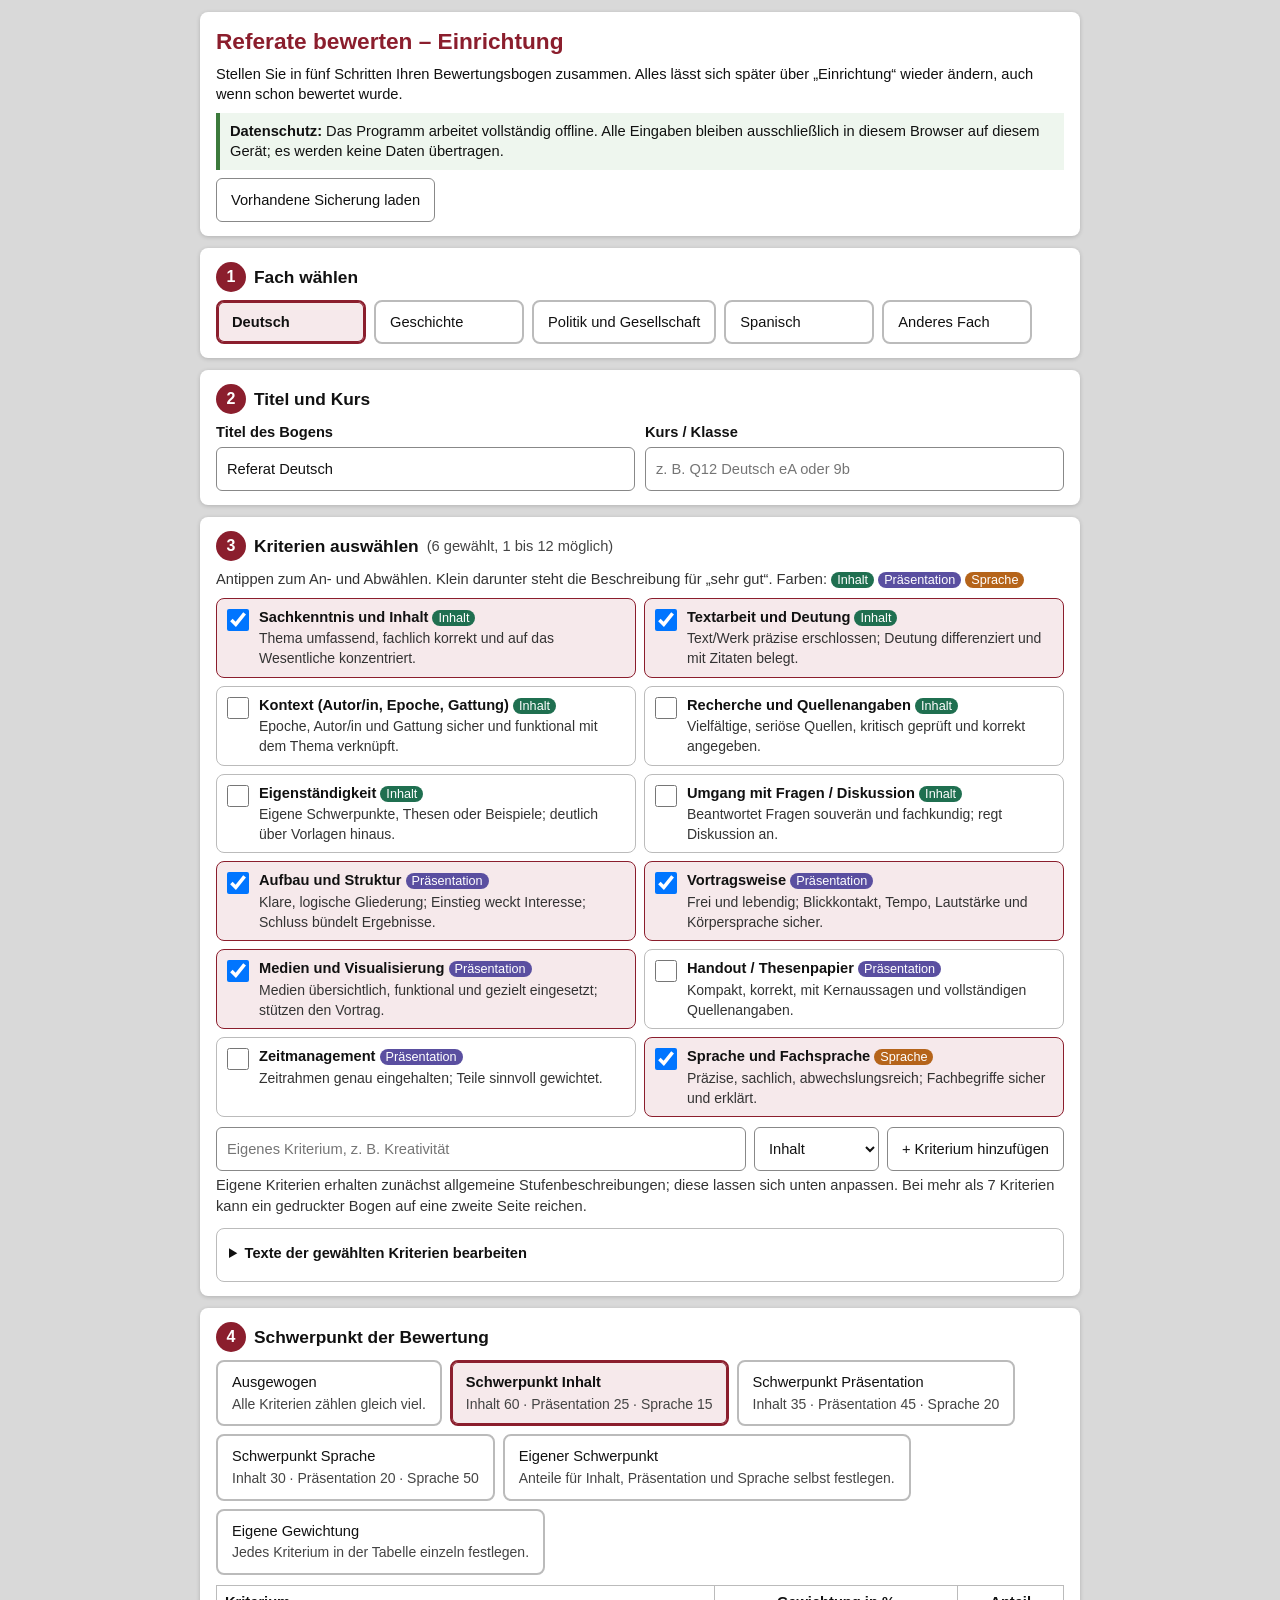
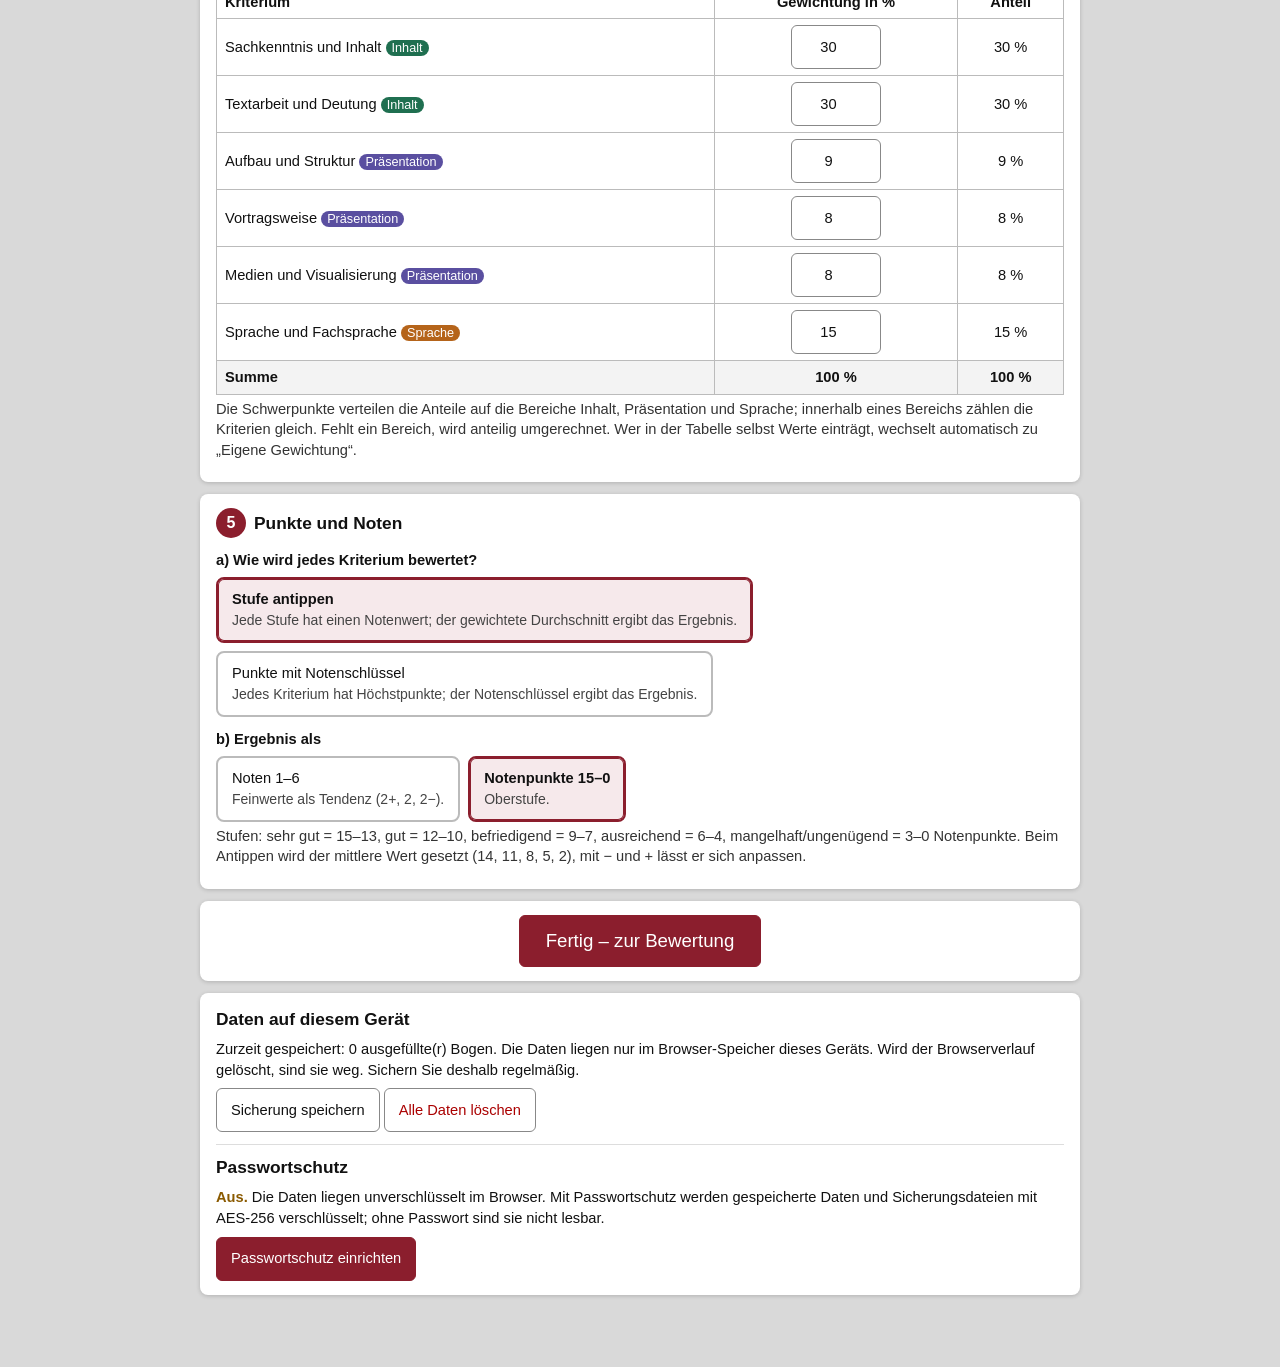
<file: web-app/referat.html>
<!DOCTYPE html>
<html lang="de">
<head>
<meta charset="utf-8">
<meta name="viewport" content="width=device-width, initial-scale=1, viewport-fit=cover">
<meta http-equiv="Content-Security-Policy" content="default-src 'none'; script-src 'unsafe-inline'; style-src 'unsafe-inline'; img-src 'self' data: blob:; worker-src 'self'; manifest-src 'self'; form-action 'none'; base-uri 'none'">
<meta name="referrer" content="no-referrer">
<link rel="manifest" href="manifest.webmanifest">
<meta name="apple-mobile-web-app-capable" content="yes">
<meta name="mobile-web-app-capable" content="yes">
<meta name="apple-mobile-web-app-title" content="Bewertung">
<meta name="apple-mobile-web-app-status-bar-style" content="black">
<meta name="theme-color" content="#2b2b2b">
<link rel="apple-touch-icon" href="apple-touch-icon.png">
<title>Referat – Bewertungsbogen</title>
<style>
  .homebtn { display:inline-flex; align-items:center; padding:8px 12px; min-height:44px; border-radius:6px; border:1px solid #777; background:#fff; color:#111; text-decoration:none; }
  body { padding-top:env(safe-area-inset-top); }
  :root { --acc:#8B1E2D; --light:#F6E9EB; --hit:#F3C9CF; --gray:#E9E9E9; --line:#7f7f7f; }
  * { box-sizing: border-box; }
  html, body { margin:0; padding:0; }
  body { font-family: Arial, Helvetica, sans-serif; font-size: 11pt; color:#111; background:#d9d9d9; touch-action: manipulation; -webkit-text-size-adjust:100%; }
  button, input, select, textarea { font: inherit; color:#111; }
  button { cursor:pointer; }
  input:focus, select:focus, textarea:focus, button:focus-visible { outline: 2px solid #3b82f6; outline-offset: 0; }
  [hidden] { display:none !important; }

  /* ---------- Leisten (nur Bildschirm) ---------- */
  .bar { position: sticky; top:0; z-index:10; background:#2b2b2b; color:#fff; padding:8px 10px; display:flex; flex-wrap:wrap; gap:8px; align-items:center; }
  .bar .brand { font-weight:bold; margin-right:6px; max-width:40ch; overflow:hidden; text-overflow:ellipsis; white-space:nowrap; }
  .bar select { flex:1 1 180px; max-width:340px; }
  .bar button, .bar select, .actions button { padding:8px 12px; min-height:44px; border-radius:6px; border:1px solid #777; background:#fff; }
  .bar button:active, .actions button:active { background:#e4e4e4; }
  button.primary { background:var(--acc) !important; color:#fff !important; border-color:var(--acc) !important; }
  button.danger { color:#a00; }
  .actions { background:#3a3a3a; padding:6px 10px 8px; display:flex; flex-wrap:wrap; gap:6px; align-items:center; color:#fff; }
  .actions .grp { display:flex; flex-wrap:wrap; gap:6px; align-items:center; padding-right:8px; margin-right:2px; border-right:1px solid #666; }
  .actions .grp:last-child { border-right:none; }
  .actions label { display:flex; gap:6px; align-items:center; }
  .actions input[type=checkbox] { width:20px; height:20px; }
  body[data-view=setup] .bar, body[data-view=setup] .actions, body[data-view=setup] .stage { display:none; }
  body:not([data-view=setup]) .setup { display:none; }

  .warn { background:#fff3cd; color:#5c4400; border:1px solid #e0c060; max-width:297mm; margin:10px auto 0; padding:10px 14px; border-radius:6px; }
  .help { background:#fff; max-width:297mm; margin:10px auto 0; padding:12px 18px; border-radius:6px; line-height:1.45; }
  .help h3 { margin:4px 0 6px; color:var(--acc); }
  .help ol { margin:0 0 8px; padding-left:22px; }
  .hint { max-width:297mm; margin:10px auto 0; color:#333; padding:0 6px; line-height:1.4; }
  .stage { padding:12px 10px 40px; }

  /* ---------- Einrichtung ---------- */
  .setup { max-width:900px; margin:0 auto; padding:12px 10px 60px; }
  .sbox { background:#fff; border-radius:8px; padding:14px 16px; margin-bottom:12px; box-shadow:0 1px 4px rgba(0,0,0,.18); line-height:1.4; }
  .sbox h2 { margin:0 0 6px; color:var(--acc); font-size:17pt; }
  .sbox h3 { margin:0 0 8px; font-size:13pt; display:flex; align-items:center; gap:8px; flex-wrap:wrap; }
  .sbox h3 small { font-weight:normal; color:#444; font-size:11pt; }
  .sbox .no { display:inline-flex; width:30px; height:30px; border-radius:50%; background:var(--acc); color:#fff; align-items:center; justify-content:center; font-size:12pt; flex:none; }
  .sbox p { margin:4px 0 8px; }
  .sbox .note { color:#333; }
  .sbox button { padding:8px 14px; min-height:44px; border-radius:6px; border:1px solid #888; background:#fff; }
  .priv { background:#eef6ee; border-left:4px solid #3c7a3c; padding:8px 10px; }
  .chips { display:flex; flex-wrap:wrap; gap:8px; }
  .chip { text-align:left; border:2px solid #bbb !important; background:#fff; border-radius:8px !important; padding:10px 14px !important; min-width:150px; }
  .chip small { display:block; color:#444; font-size:10.5pt; margin-top:2px; }
  .chip.on { border-color:var(--acc) !important; background:var(--light) !important; box-shadow: inset 0 0 0 1px var(--acc); font-weight:bold; }
  .chip.on small { font-weight:normal; }
  .row2 { display:grid; grid-template-columns: 1fr 1fr; gap:10px; }
  .row2 label, .stack label { display:flex; flex-direction:column; gap:4px; font-weight:bold; }
  .sbox input[type=text], .sbox input[type=number], .sbox select { padding:8px 10px; min-height:44px; border:1px solid #888; border-radius:6px; font-weight:normal; background:#fff; }
  .clist { display:grid; grid-template-columns: 1fr 1fr; gap:8px; }
  .ckrow { display:flex; gap:6px; align-items:stretch; }
  .ck { flex:1; display:flex; gap:10px; align-items:flex-start; border:1px solid #bbb; border-radius:8px; padding:8px 10px; cursor:pointer; }
  .ck.on { border-color:var(--acc); background:var(--light); }
  .ck.off { opacity:.55; }
  .ck input { width:22px; height:22px; margin:2px 0 0; flex:none; }
  .ck small { display:block; color:#333; font-size:10.5pt; margin-top:2px; }
  .tag { font-style:normal; font-size:9.5pt; padding:1px 6px; border-radius:10px; color:#fff; white-space:nowrap; }
  .tI { background:#1F6F50; } .tP { background:#5A4FA0; } .tS { background:#B5641A; }
  .mini { min-height:auto !important; padding:4px 8px !important; font-size:10pt; color:#a00; }
  .addc { display:flex; flex-wrap:wrap; gap:8px; margin-top:10px; }
  .addc input { flex:1 1 220px; }
  table.wt { border-collapse:collapse; width:100%; margin-top:10px; }
  table.wt th, table.wt td { border:1px solid #bbb; padding:6px 8px; text-align:left; }
  table.wt td.c, table.wt th.c { text-align:center; }
  table.wt input { width:90px; text-align:center; }
  table.wt tr.wsr td { font-weight:bold; background:#f3f3f3; }
  .bad { color:#b00000; font-weight:bold; }
  .keys { display:flex; flex-wrap:wrap; gap:8px 14px; align-items:center; margin:8px 0; }
  .keys label { display:flex; gap:6px; align-items:center; }
  .keys input { width:76px; text-align:center; }
  .inl { display:flex; gap:8px; align-items:center; margin:8px 0; }
  .inl input { width:22px; height:22px; }
  .done { text-align:center; }
  .lbl { font-weight:bold; margin:12px 0 6px !important; }
  .keys input { width:84px; }
  .ktw { overflow-x:auto; margin-top:8px; }
  table.kt { border-collapse:collapse; }
  table.kt th, table.kt td { border:1px solid #bbb; padding:4px 10px; text-align:center; }
  table.kt th { background:#f3f3f3; }
  .grpin { display:flex; flex-wrap:wrap; gap:8px 16px; margin-top:10px; align-items:center; }
  .grpin label { display:flex; gap:6px; align-items:center; font-weight:bold; }
  .grpin input { width:80px; text-align:center; }
  details.txed { margin-top:12px; border:1px solid #bbb; border-radius:8px; padding:8px 12px; }
  details.txed summary { cursor:pointer; font-weight:bold; min-height:36px; display:list-item; padding-top:6px; }
  .txc { border-top:1px solid #ddd; padding:10px 0; display:grid; gap:6px; }
  .txc label { display:flex; flex-direction:column; gap:2px; font-weight:bold; font-size:10.5pt; }
  .txc input, .txc textarea { font-weight:normal; padding:6px 8px; border:1px solid #888; border-radius:6px; font-size:11pt; }
  .txc textarea { resize:vertical; min-height:44px; }
  .txc button { justify-self:start; }
  .big { font-size:14pt; padding:12px 26px !important; min-height:52px !important; }

  /* ---------- Bogen (Grundform = A4-Tabelle) ---------- */
  .sheet, .ov { background:#fff; margin:0 auto 14px; padding:6mm 8mm; box-shadow:0 2px 8px rgba(0,0,0,.3); }
  .sheet { display:none; grid-template-rows: auto 1fr auto auto auto; gap:1.6mm; }
  body[data-view=sheet] .sheet.active { display:grid; }
  .sheet.blank { display:none !important; }
  .ov { display:none; }
  body[data-view=ov] .ov { display:block; }

  .head { display:grid; grid-template-columns: auto 1fr 2fr 0.8fr 32mm; gap:2mm 4mm; align-items:end; }
  .head h1 { margin:0; font-size:14pt; color:var(--acc); white-space:nowrap; }
  .fld { display:flex; gap:2mm; align-items:baseline; border-bottom:1px solid var(--line); min-height:6.5mm; }
  .fld b { white-space:nowrap; }
  .fld input { flex:1; min-width:10mm; border:none; background:transparent; padding:1mm 0; outline-offset:0; }
  .fld .kursv { flex:1; }

  .grid { display:grid; grid-template-columns: 46mm repeat(5, 1fr); border-top:1px solid var(--line); border-left:1px solid var(--line); min-height:0; }
  .grid > div { border-right:1px solid var(--line); border-bottom:1px solid var(--line); padding:1mm 1.6mm; line-height:1.17; hyphens:auto; -webkit-hyphens:auto; overflow:hidden; min-height:0; }
  .gh { background:var(--gray); font-weight:bold; text-align:center; display:flex; flex-direction:column; justify-content:center; -webkit-print-color-adjust:exact; print-color-adjust:exact; }
  .gh span { font-weight:normal; }
  .crit { background:var(--light); display:flex; flex-direction:column; gap:1mm; justify-content:center; -webkit-print-color-adjust:exact; print-color-adjust:exact; }
  .crit .cn { font-weight:bold; }
  .crit .np { display:flex; align-items:center; gap:1.5mm; flex-wrap:wrap; }
  .crit .nv { min-width:9mm; text-align:center; font-size:15pt; color:var(--acc); }
  .crit button.st { width:10mm; height:10mm; min-width:40px; min-height:40px; padding:0; font-size:15pt; line-height:1; border:1px solid var(--line); border-radius:4px; background:#fff; }
  .crit button.st:active { background:#e4e4e4; }
  .crit button.st:disabled { opacity:.3; cursor:default; }

  .lv { cursor:pointer; user-select:none; -webkit-user-select:none; -webkit-tap-highlight-color: transparent; }
  .lv:hover { background:#f7f7f7; }
  .lv:focus-visible { outline:2px solid #3b82f6; outline-offset:-2px; }
  .lv.hit { background:var(--hit); box-shadow: inset 0 0 0 .8mm var(--acc); -webkit-print-color-adjust:exact; print-color-adjust:exact; }

  .sum { display:grid; grid-template-columns: repeat(3, auto) 1fr; border:1px solid var(--line); }
  .sum > div { padding:1.2mm 3mm; border-right:1px solid var(--line); background:var(--gray); -webkit-print-color-adjust:exact; print-color-adjust:exact; }
  .sum > div:last-child { border-right:none; color:#444; }
  .sum b.big { font-size:13pt; color:var(--acc); }
  .cmt { display:flex; gap:2mm; border:1px solid var(--line); padding:1mm 2mm; height:16mm; }
  .cmt textarea { flex:1; border:none; resize:none; background:transparent; line-height:1.2; padding:0; }
  .cmtp { display:none; flex:1; white-space:pre-wrap; overflow:hidden; line-height:1.2; }
  .foot { font-size:11pt; color:#222; }

  /* ---------- Übersicht ---------- */
  .ov h1 { font-size:15pt; color:var(--acc); margin:0 0 3mm; }
  .ov .tw { overflow-x:auto; }
  .ov table { border-collapse:collapse; width:100%; }
  .ov th, .ov td { border:1px solid var(--line); padding:2mm 2.5mm; text-align:center; font-size:11pt; }
  .ov th { background:var(--gray); -webkit-print-color-adjust:exact; print-color-adjust:exact; }
  .ov td.l { text-align:left; }
  .ov tr[data-i] { cursor:pointer; }
  .ov tr[data-i]:hover td { background:#f6f6f6; }
  .ov .ovnote { margin-top:3mm; }

  /* ---------- Bildschirm: breit ---------- */
  @media screen {
    .sheet, .ov { width:100%; max-width:297mm; }
    @media (min-width: 821px) { .sheet { min-height:190mm; } }
  }
  /* ---------- Bildschirm: schmal (Handy) ---------- */
  @media screen and (max-width: 820px) {
    body { font-size:12pt; }
    .bar .brand { display:none; }
    .bar select { max-width:none; }
    .row2, .clist { grid-template-columns: 1fr; }
    .sbox input[type=text], .sbox input[type=number], .sbox select, .fld input, .cmt textarea { font-size:16px; }
    .stage { padding:8px 6px 40px; }
    .sheet { padding:12px; }
    .head { grid-template-columns: 1fr; gap:8px; }
    .head h1 { white-space:normal; font-size:15pt; }
    .fld { min-height:44px; align-items:center; }
    .grid { display:block; border:none; }
    .grid > .gh { display:none; }
    .grid > div { border-left:1px solid var(--line); }
    .crit { margin-top:16px; border-top:1px solid var(--line); border-radius:8px 8px 0 0; padding:8px 10px !important; }
    .crit .cn { font-size:13pt; }
    .lv { padding:10px 12px !important; min-height:48px; }
    .lv::before { content: attr(data-l); display:block; font-weight:bold; font-size:10.5pt; color:var(--acc); margin-bottom:2px; }
    .grid > div.lv.last { border-radius:0 0 8px 8px; }
    .sum { grid-template-columns: 1fr 1fr; margin-top:12px; }
    .sum > div { border-bottom:1px solid var(--line); }
    .sum > div:last-child { grid-column: 1 / -1; }
    .cmt { flex-direction:column; height:auto; }
    .cmt textarea { min-height:90px; border:1px solid #ccc; border-radius:4px; padding:6px; }
    .ov { padding:12px; }
  }

  /* ---------- Druck ---------- */
  @page { size: A4 landscape; margin: 0; }
  @media print {
    body { background:#fff; }
    .bar, .actions, .setup, .help, .warn, .hint { display:none !important; }
    .stage { padding:0; }
    .sheet, .ov { box-shadow:none; margin:0; width:297mm; max-width:none; padding:6mm 8mm; }
    .sheet { height:auto; min-height:209mm; }
    .ov { min-height:209mm; }
    .sheet ~ .sheet, .ov { break-before: page; page-break-before: always; }
    .lv:hover { background:transparent; }
    .lv.hit:hover { background:var(--hit); }
    .crit button.st { display:none !important; }
    .sheet { padding:5mm 7mm; gap:1.2mm; }
    .grid > div { line-height:1.12; padding:0.8mm 1.4mm; }
    .gh { line-height:1.1 !important; }
    .crit { flex-direction:row; flex-wrap:wrap; align-content:center; align-items:baseline; justify-content:flex-start; gap:0.3mm 2mm; }
    .crit .cn { flex-basis:100%; }
    .crit .np { display:inline-flex; gap:1mm; }
    .crit .nv { font-size:12pt; min-width:0; text-align:left; }
    .crit .wl { display:inline; }
    .sum > div { padding:0.8mm 3mm; }
    .cmt { height:13mm; }
    .fld input::placeholder { color:transparent; }
    .cmt textarea { display:none; }
    .cmtp { display:block; }
    .ov tr[data-i]:hover td { background:transparent; }
    .sheet, .ov { display:none !important; }
    body.print-one .sheet.active { display:grid !important; }
    body.print-all .sheet:not(.blank) { display:grid !important; }
    body.print-all.with-ov .ov, body.print-ov .ov { display:block !important; }
    body.print-blank .sheet.blank { display:grid !important; }
  }
  /* ---------- Passwortschutz ---------- */
  .lockov { position:fixed; top:0; left:0; right:0; bottom:0; z-index:100; background:rgba(30,30,30,.94); display:flex; align-items:center; justify-content:center; padding:16px; }
  .lockbox { background:#fff; border-radius:10px; padding:18px 20px; max-width:460px; width:100%; box-shadow:0 4px 20px rgba(0,0,0,.4); line-height:1.4; }
  .lockbox h2 { margin:0 0 8px; font-size:15pt; color:var(--acc); }
  .lockbox p { margin:4px 0 8px; }
  .lockbox input.pw { width:100%; min-height:46px; font-size:16px; padding:8px 10px; border:1px solid #888; border-radius:6px; margin:6px 0; }
  .lockbox .show { display:flex; gap:8px; align-items:center; margin:4px 0; }
  .lockbox .show input { width:20px; height:20px; margin:0; }
  .lockbox .err { color:#b00000; font-weight:bold; min-height:1.3em; }
  .lockbox .btns { display:flex; flex-wrap:wrap; gap:8px; margin-top:10px; }
  .lockbox button { min-height:44px; padding:8px 16px; border-radius:6px; border:1px solid #888; background:#fff; }
  .lockbox .forgot { margin-top:16px; border-top:1px solid #ddd; padding-top:10px; }
  .secbox { margin-top:12px; border-top:1px solid #ddd; padding-top:10px; }
  .secbox .row, .secrow { display:flex; flex-wrap:wrap; gap:8px; align-items:center; }
  .secon { color:#1e6b2e; font-weight:bold; }
  .secoff { color:#8a5a00; font-weight:bold; }
  @media print { .lockov { display:none !important; } }
</style>
</head>
<body data-view="setup">

<div class="bar" id="bar">
  <a class="homebtn" href="index.html">⌂ Start</a>
  <span class="brand" id="brand"></span>
  <button id="prev" title="Vorheriger Bogen" aria-label="Vorheriger Bogen">◀</button>
  <select id="sel" aria-label="Bogen auswählen"></select>
  <button id="next" title="Nächster Bogen" aria-label="Nächster Bogen">▶</button>
  <button id="add" class="primary">+ Schüler/in</button>
</div>
<div class="actions" id="actions">
  <span class="grp"><button id="setbtn">Einrichtung</button><button id="ovbtn">Übersicht</button><button id="helpbtn">Hilfe</button><button id="lockbtn" hidden>Sperren</button></span>
  <span class="grp"><button id="pone">Drucken: dieser Bogen</button><button id="pall">Drucken: alle Bögen</button><label><input type="checkbox" id="withov"> mit Übersicht</label><button id="pblank">Leerer Bogen</button><button id="pov">Übersicht drucken</button></span>
  <span class="grp"><button id="exp">Sichern</button><button id="imp">Laden</button><button id="csv">Tabelle (CSV)</button><button id="del" class="danger">Bogen löschen</button></span>
</div>
<input type="file" id="file" accept="application/json,.json" style="display:none">

<div class="warn" id="warn" hidden>Achtung: Dieser Browser erlaubt hier kein Speichern (z. B. privates Fenster oder eingeschränkte Datei-Ansicht). Die Eingaben gehen beim Schließen verloren. Bitte regelmäßig „Sichern“ benutzen oder die Datei direkt in Chrome, Edge, Firefox oder Safari öffnen.</div>

<div class="help" id="help" hidden>
  <h3>So funktioniert es</h3>
  <ol>
    <li><b>Einrichtung:</b> Fach, Kriterien, Schwerpunkt und Punkte wählen. Das geht jederzeit erneut über „Einrichtung“.</li>
    <li><b>Bogen anlegen:</b> Mit „+ Schüler/in“ einen neuen Bogen anlegen, Name und Thema eintragen. Mit ◀ ▶ oder der Auswahlliste zwischen den Bögen wechseln.</li>
    <li><b>Bewerten:</b> Pro Kriterium die passende Beschreibung antippen. Nochmal antippen hebt die Auswahl auf. Mit − und + den Wert innerhalb der Stufe fein einstellen.</li>
    <li><b>Note:</b> Sie erscheint automatisch, sobald alle Kriterien bewertet sind.</li>
    <li><b>Drucken / PDF:</b> Im Druckfenster „Als PDF speichern“ oder einen Drucker wählen, A4 quer, Ränder „Keine“, „Hintergrundgrafiken“ einschalten. „Leerer Bogen“ druckt eine Vorlage zum Ausfüllen von Hand.</li>
    <li><b>Übersicht / CSV:</b> „Übersicht“ zeigt alle Ergebnisse. „Tabelle (CSV)“ erzeugt eine Datei für Excel oder LibreOffice.</li>
  </ol>
  <h3>Datenschutz</h3>
  <p>Das Programm arbeitet vollständig offline und ist technisch so gesperrt, dass es keine Verbindung ins Internet aufbauen kann. Alle Eingaben bleiben ausschließlich im Browser dieses Geräts. Sicherungs- und CSV-Dateien enthalten personenbezogene Daten. Behandeln Sie sie wie Notenlisten: nur auf dienstlichen oder verschlüsselten Geräten speichern. Löschen Sie die Daten am Schuljahresende über „Einrichtung“ → „Alle Daten löschen“. Auf gemeinsam genutzten Geräten sollten Sie nach der Arbeit sichern und dann löschen. <b>Empfehlung:</b> Unter „Einrichtung“ → „Daten auf diesem Gerät“ einen Passwortschutz einrichten. Dann sind gespeicherte Daten und Sicherungsdateien mit AES-256 verschlüsselt und ohne Passwort nicht lesbar – auch nicht für andere Dateien oder Programme auf dem Gerät. Ein vergessenes Passwort kann niemand wiederherstellen.</p>
</div>

<main class="setup" id="setup"></main>
<div class="stage" id="stage"></div>

<script>
(function () {
  'use strict';

  /* ================= Passwortschutz (AES-GCM 256, Schlüssel per PBKDF2-SHA-256) ================= */
  var SEC = (function () {
    var ITER = 400000, key = null, salt = null, iter = ITER, auto = 15, chain = Promise.resolve(), queued = null;
    function b64(buf) { var s = '', a = new Uint8Array(buf); for (var i = 0; i < a.length; i++) s += String.fromCharCode(a[i]); return btoa(s); }
    function unb64(s) { var b = atob(s), a = new Uint8Array(b.length); for (var i = 0; i < b.length; i++) a[i] = b.charCodeAt(i); return a; }
    function ok() {
      try { return !!(window.crypto && window.crypto.subtle && window.TextEncoder && window.TextDecoder && window.Promise && window.isSecureContext !== false); } catch (e) { return false; }
    }
    function derive(pw, s, it) {
      return crypto.subtle.importKey('raw', new TextEncoder().encode(pw), 'PBKDF2', false, ['deriveKey']).then(function (k) {
        return crypto.subtle.deriveKey({ name:'PBKDF2', salt:s, iterations:it, hash:'SHA-256' }, k, { name:'AES-GCM', length:256 }, false, ['encrypt', 'decrypt']);
      });
    }
    function seal(text, k, s, it) {
      var iv = crypto.getRandomValues(new Uint8Array(12));
      return crypto.subtle.encrypt({ name:'AES-GCM', iv:iv }, k, new TextEncoder().encode(text)).then(function (ct) {
        return JSON.stringify({ enc:'AES-GCM', kdf:'PBKDF2-SHA256', iter:it, salt:b64(s), iv:b64(iv), ct:b64(ct), autolock:auto });
      });
    }
    function isEnv(o) { return !!(o && o.enc === 'AES-GCM' && typeof o.ct === 'string' && typeof o.iv === 'string' && typeof o.salt === 'string'); }
    function tryEnv(env, pw) {
      var s = unb64(env.salt), it = Math.max(1000, env.iter | 0);
      return derive(pw, s, it).then(function (k) {
        return crypto.subtle.decrypt({ name:'AES-GCM', iv:unb64(env.iv) }, k, unb64(env.ct)).then(function (pt) {
          return { txt:new TextDecoder().decode(pt), k:k, s:s, it:it, auto:(env.autolock >= 0 ? env.autolock | 0 : 15) };
        });
      });
    }
    function adopt(r) { key = r.k; salt = r.s; iter = r.it; auto = r.auto; }
    function setPassword(pw) {
      var s = crypto.getRandomValues(new Uint8Array(16));
      return derive(pw, s, ITER).then(function (k) { key = k; salt = s; iter = ITER; });
    }
    function write(storeKey, text) {
      queued = text;
      chain = chain.then(function () {
        if (queued === null) return;
        var t = queued; queued = null;
        if (!key) { try { localStorage.setItem(storeKey, t); } catch (e) {} return; }
        return seal(t, key, salt, iter).then(function (env) { try { localStorage.setItem(storeKey, env); } catch (e) {} });
      }).catch(function () {});
      return chain;
    }
    function wipe(storeKey) {
      queued = null; key = null; salt = null;
      chain = chain.then(function () { try { localStorage.removeItem(storeKey); } catch (e) {} });
      return chain;
    }
    return {
      ok:ok, isEnv:isEnv, tryEnv:tryEnv, adopt:adopt, setPassword:setPassword, write:write, wipe:wipe,
      clear:function () { key = null; salt = null; },
      on:function () { return !!key; },
      auto:function () { return auto; }, setAuto:function (m) { auto = Math.max(0, m | 0); },
      sealNow:function (text) { return seal(text, key, salt, iter); }
    };
  })();

  function pwDialog(o) {
    return new Promise(function (resolve) {
      var ov = document.createElement('div'); ov.className = 'lockov';
      ov.innerHTML = '<div class="lockbox" role="dialog" aria-modal="true"><h2></h2><p class="t"></p>' +
        '<input type="password" class="pw p1" autocomplete="' + (o.twice ? 'new-password' : 'current-password') + '" placeholder="Passwort" aria-label="Passwort">' +
        (o.twice ? '<input type="password" class="pw p2" autocomplete="new-password" placeholder="Passwort wiederholen" aria-label="Passwort wiederholen">' : '') +
        '<label class="show"><input type="checkbox" class="sh"> Passwort anzeigen</label><div class="err" role="alert"></div>' +
        '<div class="btns"><button type="button" class="primary ok"></button>' + (o.cancel ? '<button type="button" class="cn">Abbrechen</button>' : '') + '</div>' +
        (o.onForgot ? '<div class="forgot"><button type="button" class="danger fg">Passwort vergessen – alle Daten löschen</button></div>' : '') + '</div>';
      ov.querySelector('h2').textContent = o.title;
      ov.querySelector('.t').textContent = o.text || '';
      var okb = ov.querySelector('.ok'), p1 = ov.querySelector('.p1'), p2 = ov.querySelector('.p2'), err = ov.querySelector('.err');
      okb.textContent = o.okText || 'OK';
      document.body.appendChild(ov);
      setTimeout(function () { try { p1.focus(); } catch (e) {} }, 30);
      function done(v) { if (ov.parentNode) ov.parentNode.removeChild(ov); resolve(v); }
      function go() {
        var a = p1.value;
        if (o.twice) {
          if (a.length < 8) { err.textContent = 'Bitte mindestens 8 Zeichen verwenden.'; return; }
          if (a !== p2.value) { err.textContent = 'Die beiden Eingaben stimmen nicht überein.'; return; }
        } else if (!a) { err.textContent = 'Bitte das Passwort eingeben.'; return; }
        if (!o.check) { done(a); return; }
        okb.disabled = true; err.textContent = 'Wird geprüft …';
        o.check(a).then(function (r) {
          if (r === true) { done(a); return; }
          okb.disabled = false; err.textContent = r || 'Falsches Passwort.'; p1.select();
        });
      }
      okb.addEventListener('click', go);
      ov.addEventListener('keydown', function (e) {
        if (e.key === 'Enter') { e.preventDefault(); if (p2 && document.activeElement === p1) p2.focus(); else go(); }
        if (e.key === 'Escape' && o.cancel) done(null);
      });
      ov.querySelector('.sh').addEventListener('change', function (e) {
        var t = e.target.checked ? 'text' : 'password'; p1.type = t; if (p2) p2.type = t;
      });
      if (o.cancel) ov.querySelector('.cn').addEventListener('click', function () { done(null); });
      if (o.onForgot) ov.querySelector('.fg').addEventListener('click', function () { o.onForgot(); });
    });
  }
  function verifyPw(pw) {
    var env = null;
    try { env = JSON.parse(localStorage.getItem(KEY)); } catch (e) {}
    if (!SEC.isEnv(env)) return Promise.resolve('Gespeicherte Daten nicht gefunden.');
    return SEC.tryEnv(env, pw).then(function () { return true; }, function () { return 'Falsches Passwort.'; });
  }
  function lockNow() { flush().then(function () { location.reload(); }); }
  function updLockBtn() { var b = document.getElementById('lockbtn'); if (b) b.hidden = !SEC.on(); }
  function secHTML() {
    var h = '<div class="secbox"><h3>Passwortschutz</h3>';
    if (!canStore) return h + '<p class="note">Nicht verfügbar, weil dieser Browser hier nichts speichert.</p></div>';
    if (!SEC.ok()) return h + '<p class="bad">Dieser Browser unterstützt keine Verschlüsselung. Bitte einen aktuellen Browser (Chrome, Edge, Firefox, Safari) verwenden.</p></div>';
    if (!SEC.on()) {
      return h + '<p><span class="secoff">Aus.</span> Die Daten liegen unverschlüsselt im Browser. Mit Passwortschutz werden gespeicherte Daten und Sicherungsdateien mit AES-256 verschlüsselt; ohne Passwort sind sie nicht lesbar.</p>' +
        '<div class="secrow"><button type="button" class="primary" data-a="pwset">Passwortschutz einrichten</button></div></div>';
    }
    var opts = [[0, 'nie'], [5, 'nach 5 Minuten'], [15, 'nach 15 Minuten'], [30, 'nach 30 Minuten'], [60, 'nach 60 Minuten']];
    return h + '<p><span class="secon">Aktiv (AES-256).</span> Gespeicherte Daten und Sicherungsdateien sind verschlüsselt. CSV-Tabellen und PDF-Ausdrucke sind <b>nicht</b> verschlüsselt.</p>' +
      '<div class="secrow"><label class="secrow">Automatisch sperren <select data-a="autolock">' +
      opts.map(function (x) { return '<option value="' + x[0] + '"' + (x[0] === SEC.auto() ? ' selected' : '') + '>' + x[1] + '</option>'; }).join('') + '</select></label>' +
      '<button type="button" data-a="pwlock">Jetzt sperren</button><button type="button" data-a="pwchg">Passwort ändern</button>' +
      '<button type="button" class="danger" data-a="pwdel">Passwortschutz entfernen</button></div></div>';
  }
  function secClick(a) {
    if (a === 'pwset') {
      pwDialog({ title:'Passwortschutz einrichten', twice:true, cancel:true, okText:'Schützen',
        text:'Wählen Sie ein Passwort mit mindestens 8 Zeichen. Wichtig: Ohne dieses Passwort lassen sich die Daten nicht wiederherstellen. Notieren Sie es an einem sicheren Ort.' }).then(function (pw) {
        if (!pw) return;
        SEC.setPassword(pw).then(function () { SEC.setAuto(15); return flush(); }).then(function () {
          updLockBtn(); renderSetup();
          alert('Der Passwortschutz ist aktiv. Bitte jetzt eine neue Sicherung speichern – ältere Sicherungsdateien sind noch unverschlüsselt und sollten gelöscht werden.');
        });
      });
      return true;
    }
    if (a === 'pwchg') {
      pwDialog({ title:'Passwort ändern', text:'Bitte zuerst das bisherige Passwort eingeben.', cancel:true, okText:'Weiter', check:verifyPw }).then(function (old) {
        if (!old) return;
        return pwDialog({ title:'Neues Passwort', twice:true, cancel:true, okText:'Ändern', text:'Neues Passwort mit mindestens 8 Zeichen eingeben.' }).then(function (pw) {
          if (!pw) return;
          return SEC.setPassword(pw).then(flush).then(function () { renderSetup(); alert('Das Passwort wurde geändert. Ältere Sicherungsdateien lassen sich weiterhin nur mit dem alten Passwort öffnen.'); });
        });
      });
      return true;
    }
    if (a === 'pwdel') {
      pwDialog({ title:'Passwortschutz entfernen', text:'Zur Bestätigung das Passwort eingeben. Danach werden die Daten wieder unverschlüsselt gespeichert.', cancel:true, okText:'Entfernen', check:verifyPw }).then(function (pw) {
        if (!pw) return;
        SEC.clear(); flush().then(function () { updLockBtn(); renderSetup(); });
      });
      return true;
    }
    if (a === 'pwlock') { lockNow(); return true; }
    return false;
  }
  var lastAct = Date.now();
  function idleCheck() { if (SEC.on() && SEC.auto() > 0 && Date.now() - lastAct > SEC.auto() * 60000) lockNow(); }
  ['pointerdown', 'keydown', 'input', 'touchstart', 'wheel'].forEach(function (ev) { document.addEventListener(ev, function () { lastAct = Date.now(); }, true); });
  setInterval(idleCheck, 15000);
  document.addEventListener('visibilitychange', function () { if (document.visibilityState === 'visible') idleCheck(); });
  function unlockScreen(env, onData) {
    if (!SEC.ok()) {
      document.body.innerHTML = '<div style="max-width:600px;margin:40px auto;background:#fff;padding:20px;border-radius:8px;font:12pt Arial">Die gespeicherten Daten sind verschlüsselt, aber dieser Browser unterstützt die Entschlüsselung nicht. Bitte die Datei in einem aktuellen Chrome, Edge, Firefox oder Safari öffnen.</div>';
      return;
    }
    pwDialog({ title:'Gesperrt', okText:'Entsperren', text:'Die Daten auf diesem Gerät sind mit einem Passwort geschützt.',
      check:function (pw) {
        return SEC.tryEnv(env, pw).then(function (r) {
          var o = null; try { o = JSON.parse(r.txt); } catch (e) {}
          SEC.adopt(r); onData(o); return true;
        }, function () { return 'Falsches Passwort.'; });
      },
      onForgot:function () {
        if (!confirm('Ohne Passwort lassen sich die Daten nicht entschlüsseln. Alle Daten auf diesem Gerät endgültig löschen?')) return;
        if (!confirm('Wirklich löschen? Danach können Sie eine (unverschlüsselte oder verschlüsselte) Sicherung neu laden.')) return;
        SEC.wipe(KEY).then(function () { location.reload(); });
      } });
  }
  function readBackup(text, onObj) {
    var o = null;
    try { o = JSON.parse(text); } catch (e) {}
    if (!o) { alert('Die Datei konnte nicht gelesen werden.'); return; }
    if (!SEC.isEnv(o)) { onObj(o, null); return; }
    if (!SEC.ok()) { alert('Diese Sicherung ist verschlüsselt, der Browser unterstützt aber keine Entschlüsselung.'); return; }
    var found = null;
    pwDialog({ title:'Sicherung entschlüsseln', cancel:true, okText:'Öffnen', text:'Diese Sicherung ist verschlüsselt. Bitte das Passwort eingeben, mit dem sie erstellt wurde.',
      check:function (pw) { return SEC.tryEnv(o, pw).then(function (r) { found = r; return true; }, function () { return 'Falsches Passwort.'; }); } }).then(function (pw) {
      if (!pw || !found) return;
      var obj = null; try { obj = JSON.parse(found.txt); } catch (e) {}
      if (!obj) { alert('Die Sicherung ist beschädigt.'); return; }
      onObj(obj, found);
    });
  }
  function exportBackup(name, text) {
    if (SEC.on()) SEC.sealNow(text).then(function (env) { download(name.replace(/\.json$/, '_verschluesselt.json'), env, 'application/json'); });
    else download(name, text, 'application/json');
  }

  /* ================= Kataloge ================= */
  var MAX = 12, MIN = 1;
  // KMK-Notenschlüssel (Oberstufe/Abitur): Mindestprozent je Notenpunkt, Index = Notenpunkte
  var ABI = [0, 20, 27, 33, 40, 45, 50, 55, 60, 65, 70, 75, 80, 85, 90, 95];
  var TEND = ['6', '5−', '5', '5+', '4−', '4', '4+', '3−', '3', '3+', '2−', '2', '2+', '1−', '1', '1+'];
  var KEYS = [
    { id:'abi',   n:'Abiturschlüssel', t:'KMK-Schlüssel der Oberstufe: 4 ab 40 %, 5 ab 20 %.' },
    { id:'knick', n:'Mit Knick',       t:'Grenzen 4/5 und 5/6 in Prozent festlegen; darüber gleichmäßig.' },
    { id:'ind',   n:'Individuell',     t:'Jede Grenze selbst eintragen.' }
  ];
  var LV_NAMES = ['sehr gut', 'gut', 'befriedigend', 'ausreichend', 'mangelhaft / ungenügend'];
  var NP_LV = [ { lo:13, hi:15, def:14 }, { lo:10, hi:12, def:11 }, { lo:7, hi:9, def:8 }, { lo:4, hi:6, def:5 }, { lo:0, hi:3, def:2 } ];
  var GROUPS = { I:'Inhalt', P:'Präsentation', S:'Sprache' };
  var GENERIC = [
    'Anforderungen in besonderem Maße erfüllt.',
    'Anforderungen voll erfüllt.',
    'Anforderungen im Allgemeinen erfüllt.',
    'Anforderungen mit Mängeln, im Ganzen aber noch erfüllt.',
    'Anforderungen nicht oder nur in Ansätzen erfüllt.' ];

  var C = {
    /* --- fachübergreifend --- */
    sach: { n:'Sachkenntnis und Inhalt', s:'Inhalt', g:'I', d:[
      'Thema umfassend, fachlich korrekt und auf das Wesentliche konzentriert.',
      'Thema korrekt und weitgehend vollständig erfasst.',
      'Im Wesentlichen korrekt; Lücken oder Nebensächliches.',
      'Lückenhaft, teils fehlerhaft; Wesentliches fehlt.',
      'Thema verfehlt oder grob fehlerhaft.' ] },
    quellen: { n:'Recherche und Quellenangaben', s:'Recherche', g:'I', d:[
      'Vielfältige, seriöse Quellen, kritisch geprüft und korrekt angegeben.',
      'Geeignete Quellen, überwiegend korrekt angegeben.',
      'Wenige oder einseitige Quellen; Angaben lückenhaft.',
      'Fragwürdige Quellen; kaum Angaben.',
      'Keine Quellen angegeben.' ] },
    eigen: { n:'Eigenständigkeit', s:'Eigenst.', g:'I', d:[
      'Eigene Schwerpunkte, Thesen oder Beispiele; deutlich über Vorlagen hinaus.',
      'Erkennbar eigene Verarbeitung; einzelne eigene Akzente.',
      'Überwiegend Wiedergabe von Vorlagen; wenig Eigenes.',
      'Weitgehend übernommen; kaum eigene Verarbeitung.',
      'Vollständig übernommen; keine eigene Leistung erkennbar.' ] },
    fragen: { n:'Umgang mit Fragen / Diskussion', s:'Fragen', g:'I', d:[
      'Beantwortet Fragen souverän und fachkundig; regt Diskussion an.',
      'Beantwortet Fragen sicher; kleinere Unsicherheiten.',
      'Beantwortet einfache Fragen; bei Nachfragen unsicher.',
      'Beantwortet Fragen nur teilweise oder ungenau.',
      'Kann keine Fragen beantworten.' ] },
    aufbau: { n:'Aufbau und Struktur', s:'Aufbau', g:'P', d:[
      'Klare, logische Gliederung; Einstieg weckt Interesse; Schluss bündelt Ergebnisse.',
      'Nachvollziehbare Gliederung; Einleitung und Schluss passend.',
      'Gliederung erkennbar, Übergänge teils unklar; Einleitung/Schluss knapp.',
      'Gliederung kaum erkennbar; Sprünge; Einleitung oder Schluss fehlen.',
      'Ungeordnet, kein roter Faden erkennbar.' ] },
    vortrag: { n:'Vortragsweise', s:'Vortrag', g:'P', d:[
      'Frei und lebendig; Blickkontakt, Tempo, Lautstärke und Körpersprache sicher.',
      'Weitgehend frei; meist Blickkontakt; gut verständlich.',
      'Teils abgelesen; Blickkontakt wechselhaft; Tempo oder Lautstärke schwanken.',
      'Überwiegend abgelesen; kaum Blickkontakt; schwer zu folgen.',
      'Vollständig abgelesen, unverständlich oder abgebrochen.' ] },
    medien: { n:'Medien und Visualisierung', s:'Medien', g:'P', d:[
      'Medien übersichtlich, funktional und gezielt eingesetzt; stützen den Vortrag.',
      'Medien übersichtlich und hilfreich; kleine Schwächen in der Gestaltung.',
      'Medien vorhanden, teils überladen oder lose mit dem Vortrag verbunden.',
      'Medien unübersichtlich, fehlerhaft oder kaum genutzt.',
      'Keine oder ungeeignete Medien.' ] },
    handout: { n:'Handout / Thesenpapier', s:'Handout', g:'P', d:[
      'Kompakt, korrekt, mit Kernaussagen und vollständigen Quellenangaben.',
      'Übersichtlich und korrekt; Quellen weitgehend angegeben.',
      'Brauchbar, aber lückenhaft oder zu ausführlich; Quellen unvollständig.',
      'Unübersichtlich oder fehlerhaft; kaum Quellenangaben.',
      'Fehlt oder unbrauchbar.' ] },
    zeit: { n:'Zeitmanagement', s:'Zeit', g:'P', d:[
      'Zeitrahmen genau eingehalten; Teile sinnvoll gewichtet.',
      'Zeitrahmen eingehalten; leichte Ungleichgewichte.',
      'Geringe Über- oder Unterschreitung; einzelne Teile zu lang/kurz.',
      'Deutliche Über- oder Unterschreitung.',
      'Zeitrahmen grob verfehlt.' ] },
    sprache: { n:'Sprache und Fachsprache', s:'Sprache', g:'S', d:[
      'Präzise, sachlich, abwechslungsreich; Fachbegriffe sicher und erklärt.',
      'Angemessener Ausdruck; Fachbegriffe überwiegend sicher.',
      'Verständlich, teils umgangssprachlich; Fachbegriffe ungenau.',
      'Unpräzise, oft umgangssprachlich; Fachbegriffe fehlen oder falsch.',
      'Kaum verständlich; keine Fachsprache.' ] },

    /* --- Deutsch --- */
    d_text: { n:'Textarbeit und Deutung', s:'Textarbeit', g:'I', d:[
      'Text/Werk präzise erschlossen; Deutung differenziert und mit Zitaten belegt.',
      'Sichere Analyse; Deutung überwiegend am Text belegt.',
      'Analyse eher beschreibend; Belege nur vereinzelt.',
      'Inhaltswiedergabe statt Analyse; kaum Belege.',
      'Keine Analyse oder Fehldeutungen.' ] },
    d_kontext: { n:'Kontext (Autor/in, Epoche, Gattung)', s:'Kontext', g:'I', d:[
      'Epoche, Autor/in und Gattung sicher und funktional mit dem Thema verknüpft.',
      'Kontext zutreffend und passend einbezogen.',
      'Kontext genannt, aber kaum mit dem Thema verknüpft.',
      'Kontext lückenhaft oder fehlerhaft.',
      'Kein Kontext.' ] },

    /* --- Geschichte --- */
    g_sach: { n:'Sachkenntnis und Einordnung', s:'Sachkenntnis', g:'I', d:[
      'Ereignisse, Daten, Akteure korrekt; Ursachen und Folgen klar verknüpft.',
      'Fakten korrekt; Zusammenhänge überwiegend erklärt.',
      'Fakten im Wesentlichen korrekt; Zusammenhänge kaum erklärt.',
      'Lückenhaft, teils fehlerhaft; Chronologie unsicher.',
      'Grob fehlerhaft oder Thema verfehlt.' ] },
    g_quellen: { n:'Umgang mit Quellen und Darstellungen', s:'Quellenarbeit', g:'I', d:[
      'Quellen gezielt gewählt und kritisch eingeordnet (Urheber, Zeit, Absicht).',
      'Quellen passend genutzt und meist eingeordnet.',
      'Quellen genutzt, aber kaum kritisch geprüft.',
      'Quellen nur als Illustration oder falsch verstanden.',
      'Kein Quellenbezug.' ] },
    g_persp: { n:'Multiperspektivität und Kontroversität', s:'Perspektiven', g:'I', d:[
      'Verschiedene Perspektiven und Deutungen differenziert dargestellt.',
      'Mehrere Perspektiven berücksichtigt.',
      'Andere Perspektiven nur angedeutet.',
      'Überwiegend einseitige Darstellung.',
      'Einseitig und wertend; keine Perspektiven.' ] },
    g_urteil: { n:'Sach- und Werturteil', s:'Urteil', g:'I', d:[
      'Begründetes Urteil; Sach- und Werturteil klar getrennt; Gegenwartsbezug.',
      'Begründetes Urteil; Maßstäbe überwiegend klar.',
      'Urteil vorhanden, Begründung knapp.',
      'Urteil pauschal oder unbegründet.',
      'Kein Urteil.' ] },

    /* --- Politik und Gesellschaft --- */
    p_sach: { n:'Sachkenntnis (Begriffe, Institutionen, Fakten)', s:'Sachkenntnis', g:'I', d:[
      'Sachverhalt umfassend, aktuell und korrekt; Fachbegriffe sicher.',
      'Korrekt, weitgehend vollständig; aktuelle Bezüge.',
      'Im Wesentlichen korrekt; Lücken; wenig aktuell.',
      'Lückenhaft, teils fehlerhaft.',
      'Grob fehlerhaft oder Thema verfehlt.' ] },
    p_analyse: { n:'Analyse (Problem, Akteure, Interessen)', s:'Analyse', g:'I', d:[
      'Problem, Akteure, Interessen und Lösungswege präzise herausgearbeitet.',
      'Akteure und Interessen klar benannt; Zusammenhänge erklärt.',
      'Akteure genannt; Analyse eher beschreibend.',
      'Analyse oberflächlich, teils falsch.',
      'Keine Analyse.' ] },
    p_kontro: { n:'Kontroversität und Ausgewogenheit', s:'Kontroversität', g:'I', d:[
      'Kontroverse Positionen ausgewogen und fair dargestellt.',
      'Verschiedene Positionen dargestellt; leichte Unwucht.',
      'Gegenpositionen nur kurz erwähnt.',
      'Überwiegend einseitige Darstellung.',
      'Einseitig; Meinung als Tatsache dargestellt.' ] },
    p_urteil: { n:'Politisches Urteil', s:'Urteil', g:'I', d:[
      'Eigenes Urteil kriteriengeleitet (z. B. Legitimität, Effizienz) und abgewogen.',
      'Begründetes Urteil mit erkennbaren Kriterien.',
      'Urteil vorhanden, Begründung knapp.',
      'Pauschales, kaum begründetes Urteil.',
      'Kein Urteil.' ] },
    p_mat: { n:'Auswertung von Statistiken und Materialien', s:'Material', g:'I', d:[
      'Statistiken/Materialien korrekt gelesen, kritisch eingeordnet und erklärt.',
      'Materialien korrekt ausgewertet und erklärt.',
      'Materialien gezeigt, aber kaum ausgewertet.',
      'Materialien teils falsch gelesen.',
      'Kein Materialbezug.' ] },

    /* --- Spanisch --- */
    e_inhalt: { n:'Inhalt und Landeskunde', s:'Inhalt', g:'I', d:[
      'Thema fundiert und korrekt; landeskundliche Bezüge differenziert.',
      'Thema korrekt; landeskundliche Bezüge passend.',
      'Im Wesentlichen korrekt; Bezüge eher allgemein.',
      'Lückenhaft, teils fehlerhaft.',
      'Thema verfehlt.' ] },
    e_fluss: { n:'Sprechfluss und freies Sprechen', s:'Sprechfluss', g:'S', d:[
      'Frei und flüssig; sichere Redemittel und Überleitungen; kaum Pausen.',
      'Weitgehend frei und flüssig; kurze Pausen.',
      'Teils abgelesen; gelegentliches Stocken.',
      'Überwiegend abgelesen; häufiges Stocken.',
      'Vollständig abgelesen oder abgebrochen.' ] },
    e_aussp: { n:'Aussprache und Intonation', s:'Aussprache', g:'S', d:[
      'Durchgehend korrekt; natürliche Betonung und Satzmelodie.',
      'Überwiegend korrekt; Fehler stören das Verständnis nicht.',
      'Wiederkehrende Fehler, aber verständlich; teils deutsch geprägt.',
      'Häufige Fehler; Verständnis teils erschwert.',
      'Kaum verständlich.' ] },
    e_korr: { n:'Sprachliche Korrektheit', s:'Korrektheit', g:'S', d:[
      'Auch komplexe Strukturen (z. B. Modus, Zeiten) sicher; kaum Fehler.',
      'Weitgehend korrekt; Fehler bei komplexen Strukturen.',
      'Einfache Strukturen korrekt; wiederkehrende Fehler.',
      'Viele Fehler, auch bei Grundstrukturen.',
      'Fehler verhindern das Verständnis.' ] },
    e_wort: { n:'Wortschatz und Ausdruck', s:'Wortschatz', g:'S', d:[
      'Differenziert, themenspezifisch, idiomatisch; neue Wörter für die Klasse erklärt.',
      'Angemessen und themenbezogen; neue Wörter meist erklärt.',
      'Einfach, teils wiederholend; Umschreibungen.',
      'Begrenzt; Germanismen; Verständnishilfen fehlen.',
      'Sehr begrenzt; häufig Deutsch.' ] }
  };

  var SUBJ = {
    de:  { n:'Deutsch', acc:'#8B1E2D', light:'#F6E9EB', hit:'#F3C9CF', preset:'inhalt',
           list:['sach','d_text','d_kontext','quellen','eigen','fragen','aufbau','vortrag','medien','handout','zeit','sprache'],
           def:['sach','d_text','aufbau','vortrag','medien','sprache'] },
    ge:  { n:'Geschichte', acc:'#7A4B1E', light:'#F5EDE4', hit:'#E9CFAF', preset:'inhalt',
           list:['g_sach','g_quellen','g_persp','g_urteil','quellen','eigen','fragen','aufbau','vortrag','medien','handout','zeit','sprache'],
           def:['g_sach','g_quellen','g_urteil','aufbau','vortrag','medien'] },
    pug: { n:'Politik und Gesellschaft', acc:'#1F4E79', light:'#E8F0F8', hit:'#BFD6EC', preset:'inhalt',
           list:['p_sach','p_analyse','p_kontro','p_urteil','p_mat','quellen','eigen','fragen','aufbau','vortrag','medien','handout','zeit','sprache'],
           def:['p_sach','p_analyse','p_kontro','p_urteil','aufbau','vortrag'] },
    es:  { n:'Spanisch', acc:'#B5401A', light:'#FBECE6', hit:'#F4C7B6', preset:'sprache',
           list:['e_inhalt','quellen','eigen','fragen','aufbau','vortrag','medien','handout','zeit','e_fluss','e_aussp','e_korr','e_wort'],
           def:['e_inhalt','aufbau','e_fluss','e_aussp','e_korr','e_wort'] },
    x:   { n:'Anderes Fach', acc:'#2F5D3A', light:'#EAF3EC', hit:'#C3E0CA', preset:'inhalt',
           list:['sach','quellen','eigen','fragen','aufbau','vortrag','medien','handout','zeit','sprache'],
           def:['sach','quellen','aufbau','vortrag','medien','sprache'] }
  };

  var PRESETS = [
    { id:'gleich',  n:'Ausgewogen',               t:'Alle Kriterien zählen gleich viel.' },
    { id:'inhalt',  n:'Schwerpunkt Inhalt',       t:'Inhalt 60 · Präsentation 25 · Sprache 15', g:{ I:60, P:25, S:15 } },
    { id:'praes',   n:'Schwerpunkt Präsentation', t:'Inhalt 35 · Präsentation 45 · Sprache 20', g:{ I:35, P:45, S:20 } },
    { id:'sprache', n:'Schwerpunkt Sprache',      t:'Inhalt 30 · Präsentation 20 · Sprache 50', g:{ I:30, P:20, S:50 } },
    { id:'bereich', n:'Eigener Schwerpunkt',      t:'Anteile für Inhalt, Präsentation und Sprache selbst festlegen.' },
    { id:'eigen',   n:'Eigene Gewichtung',        t:'Jedes Kriterium in der Tabelle einzeln festlegen.' }
  ];
  var TOTALS = [10, 15, 20, 24, 30, 40, 50, 60, 100];

  /* ================= Zustand ================= */
  var KEY = 'referat_bewertung_v1';
  var canStore = storageOk();
  var state = null;
  var els = {};

  function storageOk() {
    try { var k = '__t' + Math.random(); localStorage.setItem(k, '1'); localStorage.removeItem(k); return true; } catch (e) { return false; }
  }
  function today() {
    var d = new Date();
    return ('0' + d.getDate()).slice(-2) + '.' + ('0' + (d.getMonth() + 1)).slice(-2) + '.' + d.getFullYear();
  }
  function newStudent() {
    return { id:'s' + Date.now() + Math.floor(Math.random() * 1000), name:'', thema:'', datum:today(), cmt:'', r:{} };
  }
  function fresh() {
    var f = { v:2, setup:false, fach:'de', titel:'Referat Deutsch', kurs:'', sel:SUBJ.de.def.slice(), custom:[], preset:SUBJ.de.preset,
              groups:{ I:50, P:30, S:20 }, texts:{},
              mode:'np', out:'np', total:30, half:true, keyType:'abi', knick:[50, 20],
              indNote:[85, 70, 55, 40, 20], indNP:ABI.slice(1),
              weights:{}, withov:false, cur:0, students:[ newStudent() ] };
    applyPreset(f);
    return f;
  }
  function load() {
    if (!canStore) return null;
    try { var t = localStorage.getItem(KEY); return t ? JSON.parse(t) : null; } catch (e) { return null; }
  }
  var tmr = null, txOpen = false;
  function flush() {
    clearTimeout(tmr); tmr = null;
    if (!canStore || !state) return Promise.resolve();
    return SEC.write(KEY, JSON.stringify(state));
  }
  function save() {
    if (!canStore || tmr) return;
    tmr = setTimeout(flush, 250);
  }
  window.addEventListener('pagehide', flush);
  document.addEventListener('visibilitychange', function () { if (document.visibilityState === 'hidden') flush(); });
  function str(x, max) { return String(x == null ? '' : x).slice(0, max || 2000); }
  function sanitize(o) {
    if (!o || (o.v !== 1 && o.v !== 2) || !Array.isArray(o.students) || !SUBJ[o.fach]) return null;
    var f = fresh();
    f.setup = !!o.setup; f.fach = o.fach; f.titel = str(o.titel, 120); f.kurs = str(o.kurs, 120);
    f.custom = (Array.isArray(o.custom) ? o.custom : []).filter(function (c) { return c && c.id && c.n; }).slice(0, 20).map(function (c) {
      return { id:str(c.id, 40), n:str(c.n, 60), g: GROUPS[c.g] ? c.g : 'I' };
    });
    var known = {}; SUBJ[f.fach].list.concat(f.custom.map(function (c) { return c.id; })).forEach(function (id) { known[id] = 1; });
    f.sel = (Array.isArray(o.sel) ? o.sel : []).filter(function (id) { return known[id]; }).slice(0, MAX);
    f.preset = PRESETS.some(function (p) { return p.id === o.preset; }) ? o.preset : 'gleich';
    f.mode = o.mode === 'pt' ? 'pt' : 'np';
    f.total = Math.max(1, Math.min(1000, Math.round(num(o.total, 30))));
    f.half = o.half !== false;
    f.out = o.out === 'note' ? 'note' : 'np';
    f.keyType = (o.keyType === 'knick' || o.keyType === 'ind') ? o.keyType : 'abi';
    function pcts(a, n, d) { return (Array.isArray(a) && a.length === n) ? a.map(function (x) { return Math.max(0, Math.min(100, num(x, 0))); }) : d; }
    f.knick = pcts(o.knick, 2, f.knick);
    f.indNote = pcts(o.indNote, 5, f.indNote);
    f.indNP = pcts(o.indNP, 15, f.indNP);
    if (o.groups && typeof o.groups === 'object') for (var gk in GROUPS) f.groups[gk] = Math.max(0, num(o.groups[gk], f.groups[gk]));
    if (o.texts && typeof o.texts === 'object') for (var tk in o.texts) {
      var tx = o.texts[tk];
      if (known[tk] && tx && typeof tx === 'object') f.texts[tk] = { n:str(tx.n, 80), d:[0, 1, 2, 3, 4].map(function (i) { return str(Array.isArray(tx.d) ? tx.d[i] : '', 200); }) };
    }
    f.weights = {};
    if (o.weights && typeof o.weights === 'object') for (var k in o.weights) if (known[k]) f.weights[k] = Math.max(0, num(o.weights[k], 0));
    f.withov = !!o.withov;
    f.students = o.students.slice(0, 500).map(function (s) {
      var r = {};
      if (s && s.r && typeof s.r === 'object') for (var cid in s.r) {
        var x = s.r[cid];
        if (x && x.k >= 0 && x.k <= 4) r[str(cid, 40)] = { k: x.k | 0, v: num(x.v, 0) };
      }
      return { id:str(s && s.id || ('s' + Math.random()), 40), name:str(s && s.name, 120), thema:str(s && s.thema, 200),
               datum:str(s && s.datum, 30), cmt:str(s && s.cmt, 3000), r:r };
    });
    if (!f.students.length) f.students.push(newStudent());
    f.cur = Math.min(Math.max(0, o.cur | 0), f.students.length - 1);
    if (f.sel.length < MIN) { f.sel = SUBJ[f.fach].def.slice(); }
    if (!f.titel) f.titel = 'Referat ' + SUBJ[f.fach].n;
    var anyW = active(f).some(function (c) { return f.weights[c.id] > 0; });
    if (!anyW) applyPreset(f);
    return f;
  }

  /* ================= Hilfsfunktionen ================= */
  function num(x, d) { var n = parseFloat(String(x).replace(',', '.')); return isNaN(n) ? d : n; }
  function fmt(n, dec) { return Number(n).toLocaleString('de-DE', { minimumFractionDigits: dec || 0, maximumFractionDigits: dec === undefined ? 2 : dec }); }
  function esc(s) { return String(s).replace(/[&<>"']/g, function (c) { return { '&':'&amp;', '<':'&lt;', '>':'&gt;', '"':'&quot;', "'":'&#39;' }[c]; }); }
  function sum(a) { var t = 0; for (var i = 0; i < a.length; i++) t += a[i]; return t; }
  function byId(id) { for (var i = 0; i < state.students.length; i++) if (state.students[i].id === id) return state.students[i]; return null; }
  function qa(root, sel) { return Array.prototype.slice.call(root.querySelectorAll(sel)); }

  function short(n) { return n.length > 14 ? n.slice(0, 13) + '.' : n; }
  function critObj(st, id) {
    var b = critBase(st, id), o = b && st.texts && st.texts[id];
    if (!o) return b;
    var n = (o.n || '').trim();
    return { id:b.id, n:n || b.n, s:n && n !== b.n ? short(n) : b.s, g:b.g, custom:b.custom, base:b,
             d:b.d.map(function (x, i) { var t = (o.d[i] || '').trim(); return t || x; }) };
  }
  function critBase(st, id) {
    if (C[id]) { var c = C[id]; return { id:id, n:c.n, s:c.s, g:c.g, d:c.d }; }
    for (var i = 0; i < st.custom.length; i++) if (st.custom[i].id === id) {
      var u = st.custom[i];
      return { id:u.id, n:u.n, s:short(u.n), g:u.g, d:GENERIC, custom:true };
    }
    return null;
  }
  function catalog(st) {
    st = st || state;
    return SUBJ[st.fach].list.map(function (id) { return critObj(st, id); })
      .concat(st.custom.map(function (u) { return critObj(st, u.id); }));
  }
  function active(st) {
    st = st || state;
    return catalog(st).filter(function (c) { return st.sel.indexOf(c.id) >= 0; });
  }
  function W(c) { return state.weights[c.id] || 0; }
  function presetById(id) { for (var i = 0; i < PRESETS.length; i++) if (PRESETS[i].id === id) return PRESETS[i]; return PRESETS[0]; }

  // Ganze Zahlen mit fester Summe (Methode des größten Rests)
  function distribute(sh, total, minOne) {
    var s = sum(sh) || 1;
    var raw = sh.map(function (x) { return x / s * total; });
    var out = raw.map(Math.floor);
    var rest = total - sum(out);
    var idx = raw.map(function (x, i) { return i; }).sort(function (a, b) { return (raw[b] - out[b]) - (raw[a] - out[a]); });
    for (var i = 0; i < rest; i++) out[idx[i % idx.length]]++;
    if (minOne) out.forEach(function (x, i) {
      if (x > 0) return;
      var j = -1; out.forEach(function (y, m) { if (y > 1 && (j < 0 || y > out[j])) j = m; });
      if (j >= 0) { out[j]--; out[i] = 1; }
    });
    return out;
  }
  function applyPreset(st) {
    st = st || state;
    var cs = active(st); if (!cs.length) return;
    var T = st.mode === 'np' ? 100 : st.total;
    var p = presetById(st.preset), sh;
    if (p.id === 'eigen') {
      var have = cs.map(function (c) { return st.weights[c.id] > 0 ? st.weights[c.id] : 0; });
      var pos = have.filter(function (x) { return x > 0; });
      var avg = pos.length ? sum(pos) / pos.length : 1;
      sh = have.map(function (x) { return x > 0 ? x : avg; });
    } else if (!p.g) {
      sh = cs.map(function () { return 1; });
    } else {
      var pg = p.id === 'bereich' ? st.groups : p.g, cnt = {}, gs = 0;
      cs.forEach(function (c) { cnt[c.g] = (cnt[c.g] || 0) + 1; });
      for (var g in cnt) gs += pg[g] || 0;
      sh = gs > 0 ? cs.map(function (c) { return (pg[c.g] || 0) / gs / cnt[c.g]; }) : cs.map(function () { return 1; });
    }
    var out = distribute(sh, T, st.mode === 'pt');
    cs.forEach(function (c, i) { st.weights[c.id] = out[i]; });
  }

  /* ================= Berechnung ================= */
  function stepSize() { return state.mode === 'np' ? 1 : (state.half ? 0.5 : 1); }
  function ceilS(x, st) { return Math.ceil(x / st - 1e-9) * st; }
  function roundS(x, st) { return Math.round(x / st) * st; }
  function range(c, k) {
    if (state.mode === 'np') return NP_LV[k];
    var m = W(c), st = stepSize(), kp = noteTh();
    var lower = k < 4 ? kp[k] : 0, upper = k === 0 ? 100 : kp[k - 1];
    var lo = Math.max(0, ceilS(m * lower / 100, st));
    var hi = k === 0 ? m : Math.min(m, ceilS(m * upper / 100, st) - st);
    var mid = k === 0 ? (lower + 100) / 2 : k === 4 ? (kp[4] + kp[3]) / 2 : (lower + upper) / 2;
    var def = Math.max(lo, Math.min(hi, roundS(m * mid / 100, st)));
    if (lo > hi) { def = Math.max(0, Math.min(m, roundS(m * mid / 100, st))); lo = hi = def; }
    return { lo:lo, hi:hi, def:def };
  }
  function normalize(s) {
    var st = stepSize();
    active().forEach(function (c) {
      var x = s.r[c.id]; if (!x) return;
      var rg = range(c, x.k);
      if (x.v < rg.lo - 1e-9 || x.v > rg.hi + 1e-9 || Math.abs(x.v / st - Math.round(x.v / st)) > 1e-9) x.v = rg.def;
    });
  }
  function noteNP(np) {
    if (np >= 13) return { z:1, t:'sehr gut' };
    if (np >= 10) return { z:2, t:'gut' };
    if (np >= 7)  return { z:3, t:'befriedigend' };
    if (np >= 4)  return { z:4, t:'ausreichend' };
    if (np >= 1)  return { z:5, t:'mangelhaft' };
    return { z:6, t:'ungenügend' };
  }
  // Mindestprozent je Notenpunkt (Index 0–15)
  function npTh(st) {
    st = st || state;
    if (st.keyType === 'knick') {
      var a = st.knick[0], b = st.knick[1], t = [0];
      for (var n = 1; n <= 15; n++) t.push(n >= 4 ? a + (n - 4) * (100 - a) / 12 : b + (n - 1) * (a - b) / 3);
      return t;
    }
    if (st.keyType === 'ind') return [0].concat(st.indNP);
    return ABI.slice();
  }
  // Mindestprozent für die Noten 1–5
  function noteTh(st) {
    st = st || state;
    if (st.keyType === 'knick') {
      var a = st.knick[0];
      return [1, 2, 3, 4].map(function (i) { return 100 - i * (100 - a) / 4; }).concat([st.knick[1]]);
    }
    if (st.keyType === 'ind' && st.out === 'note') return st.indNote.slice();
    var t = npTh(st);
    return [t[13], t[10], t[7], t[4], t[1]];
  }
  function fromPct(p) {
    if (state.out === 'np') {
      var t = npTh();
      for (var n = 15; n >= 1; n--) if (p >= t[n] - 1e-9) return { np:n, z:noteNP(n) };
      return { np:0, z:noteNP(0) };
    }
    var kp = noteTh(), names = ['sehr gut', 'gut', 'befriedigend', 'ausreichend', 'mangelhaft', 'ungenügend'];
    for (var i = 0; i < 5; i++) if (p >= kp[i] - 1e-9) return { z:{ z:i + 1, t:names[i] } };
    return { z:{ z:6, t:names[5] } };
  }
  function keyName() { for (var i = 0; i < KEYS.length; i++) if (KEYS[i].id === state.keyType) return KEYS[i].n; return ''; }
  function p1(x) { return fmt(Math.round(x * 100) / 100); }
  function valLabel(v) { return state.mode === 'np' && state.out === 'note' ? TEND[v] : fmt(v); }
  function calc(s) {
    normalize(s);
    var cs = active(), open = 0, got = 0, wv = 0, ws = 0, mx = 0;
    cs.forEach(function (c) {
      var x = s.r[c.id];
      mx += W(c);
      if (!x) { open++; return; }
      got += x.v; wv += x.v * W(c); ws += W(c);
    });
    var res = { open:open, any: open < cs.length, got:got, max:mx };
    if (open > 0) return res;
    res.done = true;
    if (state.mode === 'np') {
      res.ex = ws ? wv / ws : 0;
      res.np = Math.floor(res.ex + 0.5 + 1e-9);
      res.z = noteNP(res.np);
    } else {
      res.pct = mx ? got / mx * 100 : 0;
      var fr = fromPct(res.pct);
      res.np = fr.np; res.z = fr.z;
    }
    return res;
  }
  function bandLabel(k) {
    if (state.mode === 'np') return state.out === 'np' ? NP_LV[k].hi + '–' + NP_LV[k].lo + ' NP' : (k === 4 ? 'Note 5 / 6' : 'Note ' + (k + 1));
    var kp = noteTh();
    return k === 4 ? 'unter ' + p1(kp[3]) + ' %' : 'ab ' + p1(kp[k]) + ' %';
  }
  function legend() {
    if (state.mode === 'np') {
      if (state.out === 'np') return 'Notenpunkte → Note: 15–13 = 1 · 12–10 = 2 · 9–7 = 3 · 6–4 = 4 · 3–1 = 5 · 0 = 6. Gesamt = gewichteter Durchschnitt, ab ,5 aufgerundet.';
      return 'Stufe = Note, − / + setzt die Tendenz. Gesamtnote = gewichteter Durchschnitt (intern 15–0 Punkte, ab ,5 aufgerundet).';
    }
    if (state.out === 'np') {
      var t = npTh(), a = [];
      for (var n = 15; n >= 1; n--) a.push(n + ' ab ' + p1(t[n]) + ' %');
      return keyName() + ' (Notenpunkte): ' + a.join(' · ') + ' · 0 darunter.';
    }
    var kp = noteTh();
    return keyName() + ': 1 ab ' + p1(kp[0]) + ' % · 2 ab ' + p1(kp[1]) + ' % · 3 ab ' + p1(kp[2]) + ' % · 4 ab ' + p1(kp[3]) + ' % · 5 ab ' + p1(kp[4]) + ' % · 6 darunter.';
  }
  function resCols(r) {
    var d = !!r.done, c = [];
    if (state.mode === 'np') {
      if (state.out === 'np') c.push(['Ø NP', d ? fmt(r.ex, 1) : ''], ['Notenpunkte', d ? r.np : '']);
      else c.push(['Tendenz', d ? TEND[r.np] : '']);
    } else {
      c.push(['Punkte (' + fmt(r.max || 0) + ')', r.any ? fmt(r.got) : ''], ['Prozent', d ? fmt(r.pct, 1) : '']);
      if (state.out === 'np') c.push(['Notenpunkte', d ? r.np : '']);
    }
    c.push(['Note', d ? r.z.z : '']);
    return c;
  }

  /* ================= Bogen ================= */
  function buildSheet(s, blank) {
    var cs = active(), sw = sum(cs.map(W)) || 1;
    var d = document.createElement('section');
    d.className = 'sheet' + (blank ? ' blank' : '');
    d.dataset.id = s.id;
    var h = '<div class="head"><h1>' + esc(state.titel) + '</h1>';
    h += '<label class="fld"><b>Name</b><input type="text" data-f="name" placeholder="Name eintippen" autocomplete="off"></label>';
    h += '<label class="fld"><b>Thema</b><input type="text" data-f="thema" placeholder="Thema des Referats" autocomplete="off"></label>';
    h += '<div class="fld"><b>Kurs</b><span class="kursv">' + esc(state.kurs) + '</span></div>';
    h += '<label class="fld"><b>Datum</b><input type="text" data-f="datum" placeholder="TT.MM.JJJJ" autocomplete="off"></label></div>';
    h += '<div class="grid" style="grid-template-rows:auto repeat(' + cs.length + ', ' + (cs.length > 7 ? 'auto' : '1fr') + ')"><div class="gh">Kriterium</div>';
    LV_NAMES.forEach(function (n, k) { h += '<div class="gh">' + n + '<span>' + bandLabel(k) + '</span></div>'; });
    cs.forEach(function (c, i) {
      var wl = state.mode === 'np' ? 'Gewichtung ' + fmt(W(c) / sw * 100, 0) + ' %' : 'max. ' + fmt(W(c)) + ' Punkte (' + fmt(W(c) / sw * 100, 0) + ' %)';
      var nl = state.mode === 'np' ? (state.out === 'np' ? 'NP' : '') : 'von ' + fmt(W(c)) + ' P';
      h += '<div class="crit"><span class="cn">' + (i + 1) + ' ' + esc(c.n) + '</span><span class="wl">' + wl + '</span>' +
           '<span class="np"><button type="button" class="st" data-c="' + esc(c.id) + '" data-d="-1" aria-label="weniger">−</button>' +
           '<b class="nv">–</b><button type="button" class="st" data-c="' + esc(c.id) + '" data-d="1" aria-label="mehr">+</button>' +
           '<span class="nl">' + nl + '</span></span></div>';
      c.d.forEach(function (t, k) {
        h += '<div class="lv' + (k === 4 ? ' last' : '') + '" role="button" tabindex="0" data-c="' + esc(c.id) + '" data-k="' + k + '" data-l="' + esc(LV_NAMES[k] + ' · ' + bandLabel(k)) + '">' + esc(t) + '</div>';
      });
    });
    h += '</div>';
    h += '<div class="sum"><div class="s1"></div><div class="s2"></div><div class="s3"></div><div class="sstat"></div></div>';
    h += '<div class="cmt"><b>Rückmeldung</b><textarea data-f="cmt" aria-label="Rückmeldung"></textarea><div class="cmtp"></div></div>';
    h += '<div class="foot">' + esc(legend()) + '</div>';
    d.innerHTML = h;
    if (!blank) {
      ['name', 'thema', 'datum', 'cmt'].forEach(function (f) { d.querySelector('[data-f="' + f + '"]').value = s[f]; });
      d.querySelector('.cmtp').textContent = s.cmt;
    } else {
      qa(d, 'input, textarea').forEach(function (el) { el.disabled = true; });
    }
    update(s, d);
    return d;
  }

  function update(s, d) {
    var c0 = calc(s), cs = active();
    qa(d, '.crit').forEach(function (cell, i) {
      var c = cs[i], x = s.r[c.id];
      cell.querySelector('.nv').textContent = x ? valLabel(x.v) : '–';
      var b = cell.querySelectorAll('button.st');
      if (x) { var rg = range(c, x.k); b[0].disabled = x.v <= rg.lo + 1e-9; b[1].disabled = x.v >= rg.hi - 1e-9; }
      else { b[0].disabled = b[1].disabled = true; }
    });
    qa(d, '.lv').forEach(function (el) {
      var x = s.r[el.dataset.c], on = !!x && x.k === +el.dataset.k;
      el.classList.toggle('hit', on);
      el.setAttribute('aria-pressed', on ? 'true' : 'false');
    });
    var s1 = d.querySelector('.s1'), s2 = d.querySelector('.s2'), s3 = d.querySelector('.s3'), st = d.querySelector('.sstat');
    var nt = 'Note: <b class="big">' + (c0.done ? c0.z.z + ' (' + c0.z.t + ')' : '–') + '</b>';
    if (state.mode === 'np') {
      if (state.out === 'np') {
        s1.innerHTML = 'Ø Notenpunkte: <b class="big">' + (c0.done ? fmt(c0.ex, 1) : '–') + '</b>';
        s2.innerHTML = 'Notenpunkte: <b class="big">' + (c0.done ? c0.np : '–') + '</b>';
      } else {
        s1.innerHTML = 'Tendenz: <b class="big">' + (c0.done ? TEND[c0.np] : '–') + '</b>';
        s2.innerHTML = nt; nt = '';
      }
    } else {
      s1.innerHTML = 'Punkte: <b class="big">' + (c0.any ? fmt(c0.got) : '–') + '</b> / ' + fmt(c0.max);
      if (state.out === 'np') {
        s2.innerHTML = 'Anteil: ' + (c0.done ? fmt(c0.pct, 1) + ' %' : '–') + ' → <b class="big">' + (c0.done ? c0.np + ' NP' : '–') + '</b>';
      } else {
        s2.innerHTML = 'Anteil: <b class="big">' + (c0.done ? fmt(c0.pct, 1) + ' %' : '–') + '</b>';
      }
    }
    s3.innerHTML = nt;
    s3.style.display = nt ? '' : 'none';
    st.textContent = d.classList.contains('blank') ? '' : c0.done ? '' :
      c0.any ? 'Noch ' + c0.open + (c0.open === 1 ? ' Kriterium' : ' Kriterien') + ' offen' : 'Beschreibungen antippen – die Note erscheint automatisch.';
  }

  /* ================= Übersicht ================= */
  function buildOverview() {
    var cs = active(), sw = sum(cs.map(W)) || 1;
    var d = document.createElement('section');
    d.className = 'ov';
    var h = '<h1>Übersicht ' + esc(state.titel) + (state.kurs ? ' – ' + esc(state.kurs) : '') + '</h1><div class="tw"><table><tr><th>Nr.</th><th>Name</th><th>Thema</th>';
    cs.forEach(function (c, i) {
      h += '<th>' + (i + 1) + ' ' + esc(c.s) + '<br>(' + (state.mode === 'np' ? fmt(W(c) / sw * 100, 0) + ' %' : fmt(W(c)) + ' P') + ')</th>';
    });
    resCols({ max:sw }).forEach(function (x) { h += '<th>' + esc(x[0]) + '</th>'; });
    h += '</tr>';
    state.students.forEach(function (s, n) {
      var r = calc(s);
      h += '<tr data-i="' + n + '"><td>' + (n + 1) + '</td><td class="l">' + esc(s.name || '–') + '</td><td class="l">' + esc(s.thema) + '</td>';
      cs.forEach(function (c) { var x = s.r[c.id]; h += '<td>' + (x ? valLabel(x.v) : '') + '</td>'; });
      var rc = resCols(r);
      rc.forEach(function (x, i) { h += '<td>' + (i === rc.length - 1 ? '<b>' + x[1] + '</b>' : esc(x[1])) + '</td>'; });
      h += '</tr>';
    });
    h += '</table></div><div class="ovnote foot">' + esc(legend()) + ' Zeile antippen öffnet den Bogen.</div>';
    d.innerHTML = h;
    return d;
  }

  /* ================= Rendern ================= */
  function setAccent() {
    var S = SUBJ[state.fach], r = document.documentElement.style;
    r.setProperty('--acc', S.acc); r.setProperty('--light', S.light); r.setProperty('--hit', S.hit);
  }
  function renderAll() {
    setAccent();
    els.stage.innerHTML = '';
    state.students.forEach(function (s) { els.stage.appendChild(buildSheet(s)); });
    els.stage.appendChild(buildOverview());
    els.withov.checked = state.withov;
    els.brand.textContent = state.titel + (state.kurs ? ' · ' + state.kurs : '');
    refreshSelect();
    show();
  }
  function show() {
    qa(els.stage, '.sheet').forEach(function (el, i) { el.classList.toggle('active', i === state.cur); });
    els.sel.value = String(state.cur);
  }
  function refreshOverview() {
    var old = els.stage.querySelector('.ov');
    if (old) els.stage.replaceChild(buildOverview(), old); else els.stage.appendChild(buildOverview());
  }
  function refreshSelect() {
    els.sel.innerHTML = '';
    state.students.forEach(function (s, i) {
      var o = document.createElement('option');
      o.value = String(i);
      o.textContent = (i + 1) + '. ' + (s.name.trim() || 'Schüler/in');
      els.sel.appendChild(o);
    });
    els.sel.value = String(state.cur);
  }
  function setView(v) {
    document.body.dataset.view = v;
    if (v === 'ov') refreshOverview();
    if (v === 'setup') renderSetup();
    window.scrollTo(0, 0);
  }

  /* ================= Einrichtung ================= */
  function hasRatings() {
    return state.students.some(function (s) { for (var k in s.r) return true; return false; });
  }
  function renderSetup() {
    setAccent();
    var cs = catalog(), act = active(), n = act.length, np = state.mode === 'np';
    var h = '<div class="sbox"><h2>Referate bewerten – Einrichtung</h2>' +
      '<p>Stellen Sie in fünf Schritten Ihren Bewertungsbogen zusammen. Alles lässt sich später über „Einrichtung“ wieder ändern, auch wenn schon bewertet wurde.</p>' +
      '<p class="priv"><b>Datenschutz:</b> Das Programm arbeitet vollständig offline. Alle Eingaben bleiben ausschließlich in diesem Browser auf diesem Gerät; es werden keine Daten übertragen.</p>' +
      '<button type="button" data-a="load">Vorhandene Sicherung laden</button></div>';

    h += '<div class="sbox"><h3><span class="no">1</span> Fach wählen</h3><div class="chips">';
    for (var f in SUBJ) h += '<button type="button" class="chip' + (f === state.fach ? ' on' : '') + '" data-a="fach" data-v="' + f + '">' + SUBJ[f].n + '</button>';
    h += '</div></div>';

    h += '<div class="sbox"><h3><span class="no">2</span> Titel und Kurs</h3><div class="row2">' +
      '<label>Titel des Bogens<input type="text" data-s="titel" maxlength="60" value="' + esc(state.titel) + '"></label>' +
      '<label>Kurs / Klasse<input type="text" data-s="kurs" maxlength="40" placeholder="z. B. Q12 Deutsch eA oder 9b" value="' + esc(state.kurs) + '"></label></div></div>';

    h += '<div class="sbox"><h3><span class="no">3</span> Kriterien auswählen <small id="ccount">(' + n + ' gewählt, ' + MIN + ' bis ' + MAX + ' möglich)</small></h3>' +
      '<p class="note">Antippen zum An- und Abwählen. Klein darunter steht die Beschreibung für „sehr gut“. Farben: ' +
      '<i class="tag tI">Inhalt</i> <i class="tag tP">Präsentation</i> <i class="tag tS">Sprache</i></p><div class="clist">';
    cs.forEach(function (c) {
      var on = state.sel.indexOf(c.id) >= 0, dis = !on && n >= MAX;
      h += '<div class="ckrow"><label class="ck' + (on ? ' on' : '') + (dis ? ' off' : '') + '"><input type="checkbox" data-a="crit" data-v="' + esc(c.id) + '"' + (on ? ' checked' : '') + (dis ? ' disabled' : '') + '>' +
           '<span><b>' + esc(c.n) + '</b> <i class="tag t' + c.g + '">' + GROUPS[c.g] + '</i><small>' + esc(c.d[0]) + '</small></span></label>' +
           (c.custom ? '<button type="button" class="mini" data-a="delc" data-v="' + esc(c.id) + '">entfernen</button>' : '') + '</div>';
    });
    h += '</div><div class="addc"><input type="text" id="cname" maxlength="60" placeholder="Eigenes Kriterium, z. B. Kreativität">' +
      '<select id="cgrp" aria-label="Bereich"><option value="I">Inhalt</option><option value="P">Präsentation</option><option value="S">Sprache</option></select>' +
      '<button type="button" data-a="addc">+ Kriterium hinzufügen</button></div>' +
      '<p class="note">Eigene Kriterien erhalten zunächst allgemeine Stufenbeschreibungen; diese lassen sich unten anpassen. Bei mehr als 7 Kriterien kann ein gedruckter Bogen auf eine zweite Seite reichen.</p>';
    h += '<details class="txed" id="txed"' + (txOpen ? ' open' : '') + '><summary>Texte der gewählten Kriterien bearbeiten</summary>' +
      '<p class="note">Name und Stufenbeschreibungen anpassen. Änderungen gelten sofort für alle Bögen. Kurze Texte (bis ca. 90 Zeichen) passen am besten auf den Druck.</p>';
    act.forEach(function (c) {
      var id = esc(c.id);
      h += '<div class="txc"><label>Name des Kriteriums<input type="text" maxlength="80" data-tx="' + id + '" data-ti="n" value="' + esc(c.n) + '"></label>';
      LV_NAMES.forEach(function (ln, k) {
        h += '<label>' + ln + '<textarea rows="2" maxlength="200" data-tx="' + id + '" data-ti="' + k + '">' + esc(c.d[k]) + '</textarea></label>';
      });
      if (state.texts[c.id]) h += '<button type="button" data-a="txreset" data-v="' + id + '">Originaltexte wiederherstellen</button>';
      h += '</div>';
    });
    h += '</details></div>';

    h += '<div class="sbox"><h3><span class="no">4</span> Schwerpunkt der Bewertung</h3><div class="chips">';
    PRESETS.forEach(function (p) {
      h += '<button type="button" class="chip' + (p.id === state.preset ? ' on' : '') + '" data-a="preset" data-v="' + p.id + '">' + p.n + '<small>' + p.t + '</small></button>';
    });
    h += '</div>';
    if (state.preset === 'bereich') {
      var present = {}; act.forEach(function (c) { present[c.g] = 1; });
      h += '<div class="grpin">';
      for (var g in GROUPS) if (present[g]) h += '<label><i class="tag t' + g + '">' + GROUPS[g] + '</i><input type="text" inputmode="decimal" data-gr="' + g + '" value="' + fmt(state.groups[g]) + '"> %</label>';
      h += '<span id="grsum"></span></div>';
    }
    h += '<table class="wt"><tr><th>Kriterium</th><th class="c">' + (np ? 'Gewichtung in %' : 'Höchstpunkte') + '</th><th class="c">Anteil</th></tr>';
    act.forEach(function (c) {
      h += '<tr><td>' + esc(c.n) + ' <i class="tag t' + c.g + '">' + GROUPS[c.g] + '</i></td><td class="c"><input type="number" inputmode="numeric" min="' + (np ? 0 : 1) + '" step="1" data-w="' + esc(c.id) + '" value="' + W(c) + '"></td><td class="c" data-pc="' + esc(c.id) + '"></td></tr>';
    });
    h += '<tr class="wsr"><td>Summe</td><td class="c" id="wsum"></td><td class="c">100 %</td></tr></table>' +
      '<p class="note">Die Schwerpunkte verteilen die Anteile auf die Bereiche Inhalt, Präsentation und Sprache; innerhalb eines Bereichs zählen die Kriterien gleich. Fehlt ein Bereich, wird anteilig umgerechnet. Wer in der Tabelle selbst Werte einträgt, wechselt automatisch zu „Eigene Gewichtung“.</p></div>';

    function chip(a, v, on, t, sm) { return '<button type="button" class="chip' + (on ? ' on' : '') + '" data-a="' + a + '" data-v="' + v + '">' + t + '<small>' + sm + '</small></button>'; }
    var outN = state.out === 'note';
    h += '<div class="sbox"><h3><span class="no">5</span> Punkte und Noten</h3>' +
      '<p class="lbl">a) Wie wird jedes Kriterium bewertet?</p><div class="chips">' +
      chip('mode', 'np', np, 'Stufe antippen', 'Jede Stufe hat einen Notenwert; der gewichtete Durchschnitt ergibt das Ergebnis.') +
      chip('mode', 'pt', !np, 'Punkte mit Notenschlüssel', 'Jedes Kriterium hat Höchstpunkte; der Notenschlüssel ergibt das Ergebnis.') + '</div>' +
      '<p class="lbl">b) Ergebnis als</p><div class="chips">' +
      chip('out', 'note', outN, 'Noten 1–6', np ? 'Feinwerte als Tendenz (2+, 2, 2−).' : 'z. B. Unter- und Mittelstufe.') +
      chip('out', 'np', !outN, 'Notenpunkte 15–0', 'Oberstufe.') + '</div>';
    if (np) {
      h += '<p class="note">' + (outN
        ? 'Stufen = Noten 1 bis 5/6. Beim Antippen wird die Note ohne Tendenz gesetzt, mit − und + wird daraus z. B. 2− oder 2+. Die Gesamtnote ergibt sich aus dem gewichteten Durchschnitt (intern in Notenpunkten).'
        : 'Stufen: sehr gut = 15–13, gut = 12–10, befriedigend = 9–7, ausreichend = 6–4, mangelhaft/ungenügend = 3–0 Notenpunkte. Beim Antippen wird der mittlere Wert gesetzt (14, 11, 8, 5, 2), mit − und + lässt er sich anpassen.') + '</p>';
    } else {
      var opts = TOTALS.slice(); if (opts.indexOf(state.total) < 0) { opts.push(state.total); opts.sort(function (a, b) { return a - b; }); }
      h += '<div class="stack" style="margin-top:10px"><label>Gesamtpunktzahl<select data-a="total">' +
        opts.map(function (t) { return '<option value="' + t + '"' + (t === state.total ? ' selected' : '') + '>' + t + ' Punkte</option>'; }).join('') +
        '</select></label></div>' +
        '<label class="inl"><input type="checkbox" data-a="half"' + (state.half ? ' checked' : '') + '> halbe Punkte erlauben</label>' +
        '<p class="lbl">c) Notenschlüssel</p><div class="chips">';
      KEYS.forEach(function (k) { h += chip('key', k.id, state.keyType === k.id, k.n, k.t); });
      h += '</div>';
      if (state.keyType === 'knick') {
        h += '<div class="keys"><label>Grenze 4/5: Note 4 ab <input type="text" inputmode="decimal" data-kn="0" value="' + fmt(state.knick[0]) + '"> %</label>' +
             '<label>Grenze 5/6: Note 5 ab <input type="text" inputmode="decimal" data-kn="1" value="' + fmt(state.knick[1]) + '"> %</label></div>' +
             '<p class="note">Oberhalb der Grenze 4/5 werden die Noten 1–4 (bzw. 15–4 Punkte) gleichmäßig verteilt, zwischen den beiden Grenzen die Note 5 (bzw. 3–1 Punkte).</p>';
      } else if (state.keyType === 'ind') {
        h += '<div class="keys">';
        if (outN) for (var i = 0; i < 5; i++) h += '<label>Note ' + (i + 1) + ' ab <input type="text" inputmode="decimal" data-in="' + i + '" value="' + fmt(state.indNote[i]) + '"> %</label>';
        else for (var p = 15; p >= 1; p--) h += '<label>' + p + ' NP ab <input type="text" inputmode="decimal" data-ip="' + (p - 1) + '" value="' + fmt(state.indNP[p - 1]) + '"> %</label>';
        h += '<span>' + (outN ? 'Note 6' : '0 NP') + ' darunter</span></div><button type="button" data-a="indcopy">Werte aus dem Abiturschlüssel übernehmen</button>';
      } else {
        h += '<p class="note">KMK-Schlüssel (Oberstufe/Abitur): 15 NP ab 95 %, 14 ab 90 %, 13 ab 85 %, 12 ab 80 %, 11 ab 75 %, 10 ab 70 %, 9 ab 65 %, 8 ab 60 %, 7 ab 55 %, 6 ab 50 %, 5 ab 45 %, 4 ab 40 %, 3 ab 33 %, 2 ab 27 %, 1 ab 20 %. Es wird nicht gerundet. Bitte mit der aktuellen Vorgabe abgleichen; bei Abweichung „Individuell“ wählen.</p>';
      }
      h += '<p class="note" id="keymsg"></p><div class="ktw" id="keytab"></div>';
    }
    h += '</div>';

    h += '<div class="sbox done"><button type="button" class="big primary" data-a="done">Fertig – zur Bewertung</button></div>';

    var cnt = state.students.filter(function (s) { return s.name.trim() || hasR(s); }).length;
    h += '<div class="sbox"><h3>Daten auf diesem Gerät</h3><p>Zurzeit gespeichert: ' + cnt + ' ausgefüllte(r) Bogen. ' +
      (canStore ? 'Die Daten liegen nur im Browser-Speicher dieses Geräts.' : '<b class="bad">Speichern im Browser ist hier nicht möglich – bitte „Sicherung speichern“ benutzen.</b>') +
      ' Wird der Browserverlauf gelöscht, sind sie weg. Sichern Sie deshalb regelmäßig.</p>' +
      '<button type="button" data-a="exp">Sicherung speichern</button> <button type="button" class="danger" data-a="wipe">Alle Daten löschen</button>' + secHTML() + '</div>';

    els.setup.innerHTML = h;
    updSums();
    keyCheck();
  }
  function hasR(s) { for (var k in s.r) return true; return false; }
  function updSums() {
    var act = active(), t = sum(act.map(W)), np = state.mode === 'np';
    var el = document.getElementById('wsum');
    if (el) el.innerHTML = fmt(t) + (np ? ' %' : ' Punkte') + (np && Math.abs(t - 100) > 1e-9 ? ' <span class="bad">(nicht 100 – wird anteilig umgerechnet)</span>' : '');
    act.forEach(function (c) {
      var td = els.setup.querySelector('[data-pc="' + c.id + '"]');
      if (td) td.textContent = fmt(t ? W(c) / t * 100 : 0, 0) + ' %';
      var inp = els.setup.querySelector('[data-w="' + c.id + '"]');
      if (inp && document.activeElement !== inp) inp.value = W(c);
    });
    var gs = document.getElementById('grsum');
    if (gs) {
      var present = {}, s = 0; act.forEach(function (c) { present[c.g] = 1; });
      for (var g in present) s += state.groups[g] || 0;
      gs.innerHTML = 'Summe ' + fmt(s) + ' %' + (Math.abs(s - 100) > 1e-9 ? ' <span class="bad">(nicht 100 – wird anteilig umgerechnet)</span>' : '');
    }
  }
  function keyCheck() {
    if (state.mode !== 'pt') return true;
    var ok = true, msg = '';
    if (state.keyType === 'knick') {
      ok = state.knick[0] > state.knick[1] && state.knick[0] < 100 && state.knick[1] > 0;
      msg = 'Die Grenze 4/5 muss über der Grenze 5/6 liegen (beide zwischen 0 und 100 %).';
    } else if (state.keyType === 'ind') {
      var a = state.out === 'note' ? state.indNote : state.indNP.slice().reverse();
      for (var i = 1; i < a.length; i++) if (!(a[i] < a[i - 1])) ok = false;
      if (!(a[a.length - 1] > 0) || !(a[0] <= 100)) ok = false;
      msg = 'Die Grenzen müssen von oben nach unten kleiner werden (zwischen 0 und 100 %).';
    }
    var el = document.getElementById('keymsg');
    if (el) el.innerHTML = ok ? '' : '<span class="bad">' + msg + '</span>';
    var kt = document.getElementById('keytab');
    if (kt) {
      var tot = sum(active().map(W)), st = stepSize(), rows = [];
      if (state.out === 'np') { var t = npTh(); for (var n = 15; n >= 1; n--) rows.push([n + ' NP', t[n]]); rows.push(['0 NP', null]); }
      else { var k = noteTh(); for (var j = 0; j < 5; j++) rows.push(['Note ' + (j + 1), k[j]]); rows.push(['Note 6', null]); }
      kt.innerHTML = ok ? '<table class="kt"><tr><th>Ergebnis</th><th>ab Prozent</th><th>ab Punkten (von ' + fmt(tot) + ')</th></tr>' +
        rows.map(function (r) {
          return '<tr><td>' + r[0] + '</td><td>' + (r[1] === null ? 'darunter' : p1(r[1]) + ' %') + '</td><td>' + (r[1] === null ? 'darunter' : fmt(ceilS(tot * r[1] / 100, st))) + '</td></tr>';
        }).join('') + '</table>' : '';
    }
    return ok;
  }

  function setupClick(a, v) {
    if (secClick(a)) return;
    if (a === 'fach') {
      if (v === state.fach) return;
      if (hasRatings() && !confirm('Fach wechseln? Die Kriterienauswahl wird neu gesetzt. Bewertungen bleiben nur für Kriterien erhalten, die in beiden Fächern vorkommen.')) return;
      var defTitle = !state.titel || state.titel === 'Referat ' + SUBJ[state.fach].n;
      var keep = state.sel.filter(function (id) { return !C[id]; });
      state.fach = v;
      state.sel = SUBJ[v].def.concat(keep).slice(0, MAX);
      state.preset = SUBJ[v].preset;
      if (defTitle) state.titel = 'Referat ' + SUBJ[v].n;
      applyPreset(); save(); renderSetup();
    } else if (a === 'out') {
      state.out = v; save(); renderSetup();
    } else if (a === 'key') {
      if (v === state.keyType) return;
      if (v === 'ind') {
        state.indNote = noteTh().map(function (x) { return Math.round(x * 100) / 100; });
        state.indNP = npTh().slice(1).map(function (x) { return Math.round(x * 100) / 100; });
      }
      state.keyType = v; save(); renderSetup();
    } else if (a === 'indcopy') {
      state.indNote = [85, 70, 55, 40, 20]; state.indNP = ABI.slice(1); save(); renderSetup();
    } else if (a === 'txreset') {
      delete state.texts[v]; save(); renderSetup();
    } else if (a === 'preset') {
      state.preset = v; applyPreset(); save(); renderSetup();
    } else if (a === 'mode') {
      if (v === state.mode) return;
      if (hasRatings() && !confirm('Punktesystem wechseln? Gewählte Stufen bleiben erhalten, die Feinwerte werden auf den Mittelwert der Stufe gesetzt.')) return;
      state.mode = v; applyPreset(); save(); renderSetup();
    } else if (a === 'addc') {
      var nm = document.getElementById('cname').value.trim(), g = document.getElementById('cgrp').value;
      if (!nm) { alert('Bitte zuerst einen Namen für das Kriterium eintippen.'); return; }
      if (active().length >= MAX) { alert('Es sind bereits ' + MAX + ' Kriterien gewählt. Bitte zuerst eines abwählen.'); return; }
      var id = 'c' + Date.now();
      state.custom.push({ id:id, n:nm.slice(0, 60), g:g });
      state.sel.push(id);
      applyPreset(); save(); renderSetup();
    } else if (a === 'delc') {
      if (!confirm('Eigenes Kriterium entfernen?')) return;
      state.custom = state.custom.filter(function (c) { return c.id !== v; });
      state.sel = state.sel.filter(function (id) { return id !== v; });
      delete state.weights[v];
      applyPreset(); save(); renderSetup();
    } else if (a === 'done') {
      if (active().length < MIN) { alert('Bitte mindestens ' + MIN + ' Kriterien wählen.'); return; }
      if (state.mode === 'pt' && !keyCheck()) { alert('Bitte den Notenschlüssel prüfen (siehe rote Meldung in Schritt 5).'); return; }
      if (!state.titel.trim()) state.titel = 'Referat ' + SUBJ[state.fach].n;
      state.setup = true; save(); renderAll(); setView('sheet');
    } else if (a === 'load') {
      els.file.click();
    } else if (a === 'exp') {
      exportJSON();
    } else if (a === 'wipe') {
      if (!confirm('Wirklich ALLE Bögen und Einstellungen auf diesem Gerät löschen? Das kann nicht rückgängig gemacht werden.')) return;
      clearTimeout(tmr); tmr = null;
      SEC.wipe(KEY); updLockBtn();
      state = fresh(); renderAll(); renderSetup(); window.scrollTo(0, 0);
    }
  }

  /* ================= Druck & Dateien ================= */
  function doPrint(mode) {
    var b = document.body;
    b.classList.remove('print-one', 'print-all', 'print-blank', 'print-ov', 'with-ov');
    qa(els.stage, '.sheet.blank').forEach(function (el) { el.parentNode.removeChild(el); });
    refreshOverview();
    if (mode === 'blank') els.stage.insertBefore(buildSheet(newStudent(), true), els.stage.firstChild);
    b.classList.add('print-' + mode);
    if (mode === 'all' && state.withov) b.classList.add('with-ov');
    setTimeout(function () { window.print(); }, 60);
  }
  function isIOS() { return /iPad|iPhone|iPod/.test(navigator.userAgent) || (navigator.platform === 'MacIntel' && navigator.maxTouchPoints > 1); }
  function download(name, text, type) {
    var blob = new Blob([text], { type:type });
    if (window.navigator && window.navigator.msSaveOrOpenBlob) { window.navigator.msSaveOrOpenBlob(blob, name); return; }
    function viaLink() {
      var a = document.createElement('a');
      a.href = URL.createObjectURL(blob); a.download = name;
      document.body.appendChild(a); a.click(); document.body.removeChild(a);
      setTimeout(function () { URL.revokeObjectURL(a.href); }, 4000);
    }
    // iPad/iPhone: über „Teilen“ → „In Dateien sichern“, weil Downloads dort oft nicht ankommen
    if (isIOS() && window.File && navigator.canShare && navigator.share) {
      try {
        var file = new File([blob], name, { type:type });
        if (navigator.canShare({ files:[file] })) {
          navigator.share({ files:[file], title:name }).catch(function (err) { if (!err || err.name !== 'AbortError') viaLink(); });
          return;
        }
      } catch (e) {}
    }
    viaLink();
  }
  function stamp() { return new Date().toISOString().slice(0, 10); }
  function fileBase() { return 'referat_' + state.fach + '_' + (state.kurs || 'kurs').replace(/[^A-Za-z0-9ÄÖÜäöüß_-]+/g, '_'); }
  function exportJSON() { exportBackup(fileBase() + '_sicherung_' + stamp() + '.json', JSON.stringify(state, null, 1)); }
  function csvCell(x) {
    var t = String(x == null ? '' : x);
    if (/^[=+\-@\t\r]/.test(t)) t = "'" + t;
    return /[;"\n\r]/.test(t) ? '"' + t.replace(/"/g, '""') + '"' : t;
  }
  function exportCSV() {
    var cs = active(), np = state.mode === 'np', rows = [];
    var head = ['Nr', 'Name', 'Thema', 'Datum'].concat(cs.map(function (c) { return c.n + (np ? ' (' + W(c) + ' %)' : ' (max ' + W(c) + ')'); }));
    head = head.concat(resCols({ max:sum(cs.map(W)) }).map(function (x) { return x[0]; }), ['Rückmeldung']);
    rows.push(head);
    state.students.forEach(function (s, i) {
      var r = calc(s);
      var row = [i + 1, s.name, s.thema, s.datum].concat(cs.map(function (c) { var x = s.r[c.id]; return x ? valLabel(x.v) : ''; }));
      row = row.concat(resCols(r).map(function (x) { return x[1]; }), [s.cmt]);
      rows.push(row);
    });
    download(fileBase() + '_tabelle_' + stamp() + '.csv', '﻿' + rows.map(function (r) { return r.map(csvCell).join(';'); }).join('\r\n'), 'text/csv;charset=utf-8');
  }

  /* ================= Start ================= */
  function init() {
    ['stage', 'sel', 'withov', 'brand', 'setup', 'file'].forEach(function (id) { els[id] = document.getElementById(id); });
    if (!canStore) document.getElementById('warn').hidden = false;
    renderAll();
    setView(state.setup ? 'sheet' : 'setup');
    updLockBtn();
    document.getElementById('lockbtn').addEventListener('click', lockNow);

    // Bewerten
    els.stage.addEventListener('click', function (e) {
      var tr = e.target.closest('tr[data-i]');
      if (tr) { goto(+tr.dataset.i); return; }
      var sh = e.target.closest('.sheet'); if (!sh || sh.classList.contains('blank')) return;
      var s = byId(sh.dataset.id); if (!s) return;
      var b = e.target.closest('button.st'), c = e.target.closest('.lv');
      var crit;
      if (b) {
        if (b.disabled) return;
        crit = critObj(state, b.dataset.c); var x = s.r[crit.id]; if (!x) return;
        var rg = range(crit, x.k);
        x.v = Math.max(rg.lo, Math.min(rg.hi, Math.round((x.v + (+b.dataset.d) * stepSize()) * 2) / 2));
      } else if (c) {
        crit = critObj(state, c.dataset.c); var k = +c.dataset.k, cur = s.r[crit.id];
        if (cur && cur.k === k) delete s.r[crit.id];
        else s.r[crit.id] = { k:k, v:range(crit, k).def };
      } else return;
      save(); update(s, sh);
    });
    els.stage.addEventListener('keydown', function (e) {
      var c = e.target.closest && e.target.closest('.lv');
      if (c && (e.key === 'Enter' || e.key === ' ')) { e.preventDefault(); c.click(); }
    });
    els.stage.addEventListener('input', function (e) {
      var f = e.target.dataset && e.target.dataset.f; if (!f) return;
      var sh = e.target.closest('.sheet'), s = sh && byId(sh.dataset.id); if (!s) return;
      s[f] = e.target.value.slice(0, f === 'cmt' ? 3000 : 200);
      if (f === 'cmt') sh.querySelector('.cmtp').textContent = s.cmt;
      if (f === 'name') refreshSelect();
      save();
    });

    // Leisten
    function goto(i) { state.cur = i; save(); show(); setView('sheet'); }
    els.sel.addEventListener('change', function () { goto(+els.sel.value); });
    document.getElementById('prev').addEventListener('click', function () { if (state.cur > 0) goto(state.cur - 1); });
    document.getElementById('next').addEventListener('click', function () { if (state.cur < state.students.length - 1) goto(state.cur + 1); });
    document.getElementById('add').addEventListener('click', function () {
      state.students.push(newStudent()); state.cur = state.students.length - 1; save(); renderAll(); setView('sheet');
      var inp = els.stage.querySelector('.sheet.active [data-f="name"]'); if (inp && window.innerWidth > 820) inp.focus();
    });
    document.getElementById('del').addEventListener('click', function () {
      var s = state.students[state.cur];
      if (!confirm('Bogen von „' + (s.name.trim() || 'Schüler/in') + '“ wirklich löschen?')) return;
      state.students.splice(state.cur, 1);
      if (!state.students.length) state.students.push(newStudent());
      state.cur = Math.min(state.cur, state.students.length - 1); save(); renderAll(); setView('sheet');
    });
    document.getElementById('ovbtn').addEventListener('click', function () { setView(document.body.dataset.view === 'ov' ? 'sheet' : 'ov'); });
    document.getElementById('setbtn').addEventListener('click', function () { setView('setup'); });
    document.getElementById('helpbtn').addEventListener('click', function () { var h = document.getElementById('help'); h.hidden = !h.hidden; });
    els.withov.addEventListener('change', function () { state.withov = els.withov.checked; save(); });
    document.getElementById('pone').addEventListener('click', function () { setView('sheet'); doPrint('one'); });
    document.getElementById('pall').addEventListener('click', function () { doPrint('all'); });
    document.getElementById('pblank').addEventListener('click', function () { doPrint('blank'); });
    document.getElementById('pov').addEventListener('click', function () { doPrint('ov'); });
    document.getElementById('exp').addEventListener('click', exportJSON);
    document.getElementById('csv').addEventListener('click', exportCSV);
    document.getElementById('imp').addEventListener('click', function () { els.file.click(); });
    els.file.addEventListener('change', function (e) {
      var f = e.target.files[0]; if (!f) return;
      var r = new FileReader();
      r.onload = function () {
        readBackup(r.result, function (raw, found) {
          var o = null; try { o = sanitize(raw); } catch (err) {}
          if (!o) { alert('Die Datei konnte nicht gelesen werden. Bitte eine Sicherung aus diesem Bewertungsbogen wählen.'); return; }
          if (!confirm('Aktuelle Daten durch die geladene Sicherung ersetzen?')) return;
          if (found && !SEC.on()) SEC.adopt(found);
          state = o; state.setup = true; flush(); updLockBtn(); renderAll(); setView('sheet');
        });
      };
      r.readAsText(f); e.target.value = '';
    });

    // Einrichtung
    els.setup.addEventListener('click', function (e) {
      var sm = e.target.closest('summary');
      if (sm) { txOpen = !sm.parentNode.open; return; }
      var b = e.target.closest('button[data-a]'); if (!b) return;
      setupClick(b.dataset.a, b.dataset.v);
    });
    els.setup.addEventListener('change', function (e) {
      var t = e.target, a = t.dataset.a;
      if (a === 'autolock') { SEC.setAuto(+t.value); flush(); return; }
      if (a === 'crit') {
        var id = t.dataset.v;
        if (t.checked) { if (active().length >= MAX) { t.checked = false; return; } state.sel.push(id); }
        else {
          if (active().length <= MIN) { t.checked = true; alert('Mindestens ' + MIN + ' Kriterien müssen gewählt bleiben.'); return; }
          state.sel = state.sel.filter(function (x) { return x !== id; });
        }
        applyPreset(); save(); renderSetup();
      } else if (a === 'total') {
        state.total = +t.value; applyPreset(); save(); renderSetup();
      } else if (a === 'half') {
        state.half = t.checked; save(); keyCheck();
      }
    });
    els.setup.addEventListener('input', function (e) {
      var t = e.target;
      if (t.dataset.s) { state[t.dataset.s] = t.value; save(); }
      else if (t.dataset.w !== undefined) {
        var v = Math.max(0, Math.round(num(t.value, 0)));
        if (state.mode === 'pt' && v < 1 && t.value !== '') v = 1;
        state.weights[t.dataset.w] = v;
        if (state.preset !== 'eigen') {
          state.preset = 'eigen';
          qa(els.setup, '[data-a="preset"]').forEach(function (b) { b.classList.toggle('on', b.dataset.v === 'eigen'); });
          qa(els.setup, '.grpin').forEach(function (el) { el.parentNode.removeChild(el); });
        }
        if (state.mode === 'pt') state.total = Math.max(1, sum(active().map(W)));
        updSums(); keyCheck(); save();
      } else if (t.dataset.gr) {
        state.groups[t.dataset.gr] = Math.max(0, num(t.value, 0));
        applyPreset(); updSums(); keyCheck(); save();
      } else if (t.dataset.kn !== undefined) {
        state.knick[+t.dataset.kn] = Math.max(0, Math.min(100, num(t.value, 0)));
        keyCheck(); save();
      } else if (t.dataset.in !== undefined) {
        state.indNote[+t.dataset.in] = Math.max(0, Math.min(100, num(t.value, 0)));
        keyCheck(); save();
      } else if (t.dataset.ip !== undefined) {
        state.indNP[+t.dataset.ip] = Math.max(0, Math.min(100, num(t.value, 0)));
        keyCheck(); save();
      } else if (t.dataset.tx) {
        var id = t.dataset.tx, base = critBase(state, id); if (!base) return;
        var o = state.texts[id] || (state.texts[id] = { n:'', d:['', '', '', '', ''] });
        if (t.dataset.ti === 'n') o.n = t.value.slice(0, 80); else o.d[+t.dataset.ti] = t.value.slice(0, 200);
        save();
      }
    });

    window.addEventListener('beforeunload', function (e) {
      if (!canStore && state.students.some(function (s) { return s.name.trim() || hasR(s); })) { e.preventDefault(); e.returnValue = ''; }
    });
  }
  function boot() {
    var raw = load();
    if (raw && SEC.isEnv(raw)) unlockScreen(raw, function (o) { var s = null; try { s = sanitize(o); } catch (e) {} state = s || fresh(); init(); });
    else { var s = null; try { s = raw ? sanitize(raw) : null; } catch (e) {} state = s || fresh(); init(); }
  }
  if (document.readyState === 'loading') document.addEventListener('DOMContentLoaded', boot); else boot();
})();
</script>
<script>if ('serviceWorker' in navigator && (location.protocol === 'https:' || location.hostname === 'localhost')) navigator.serviceWorker.register('sw.js').catch(function () {});</script>
</body>
</html>
</file>
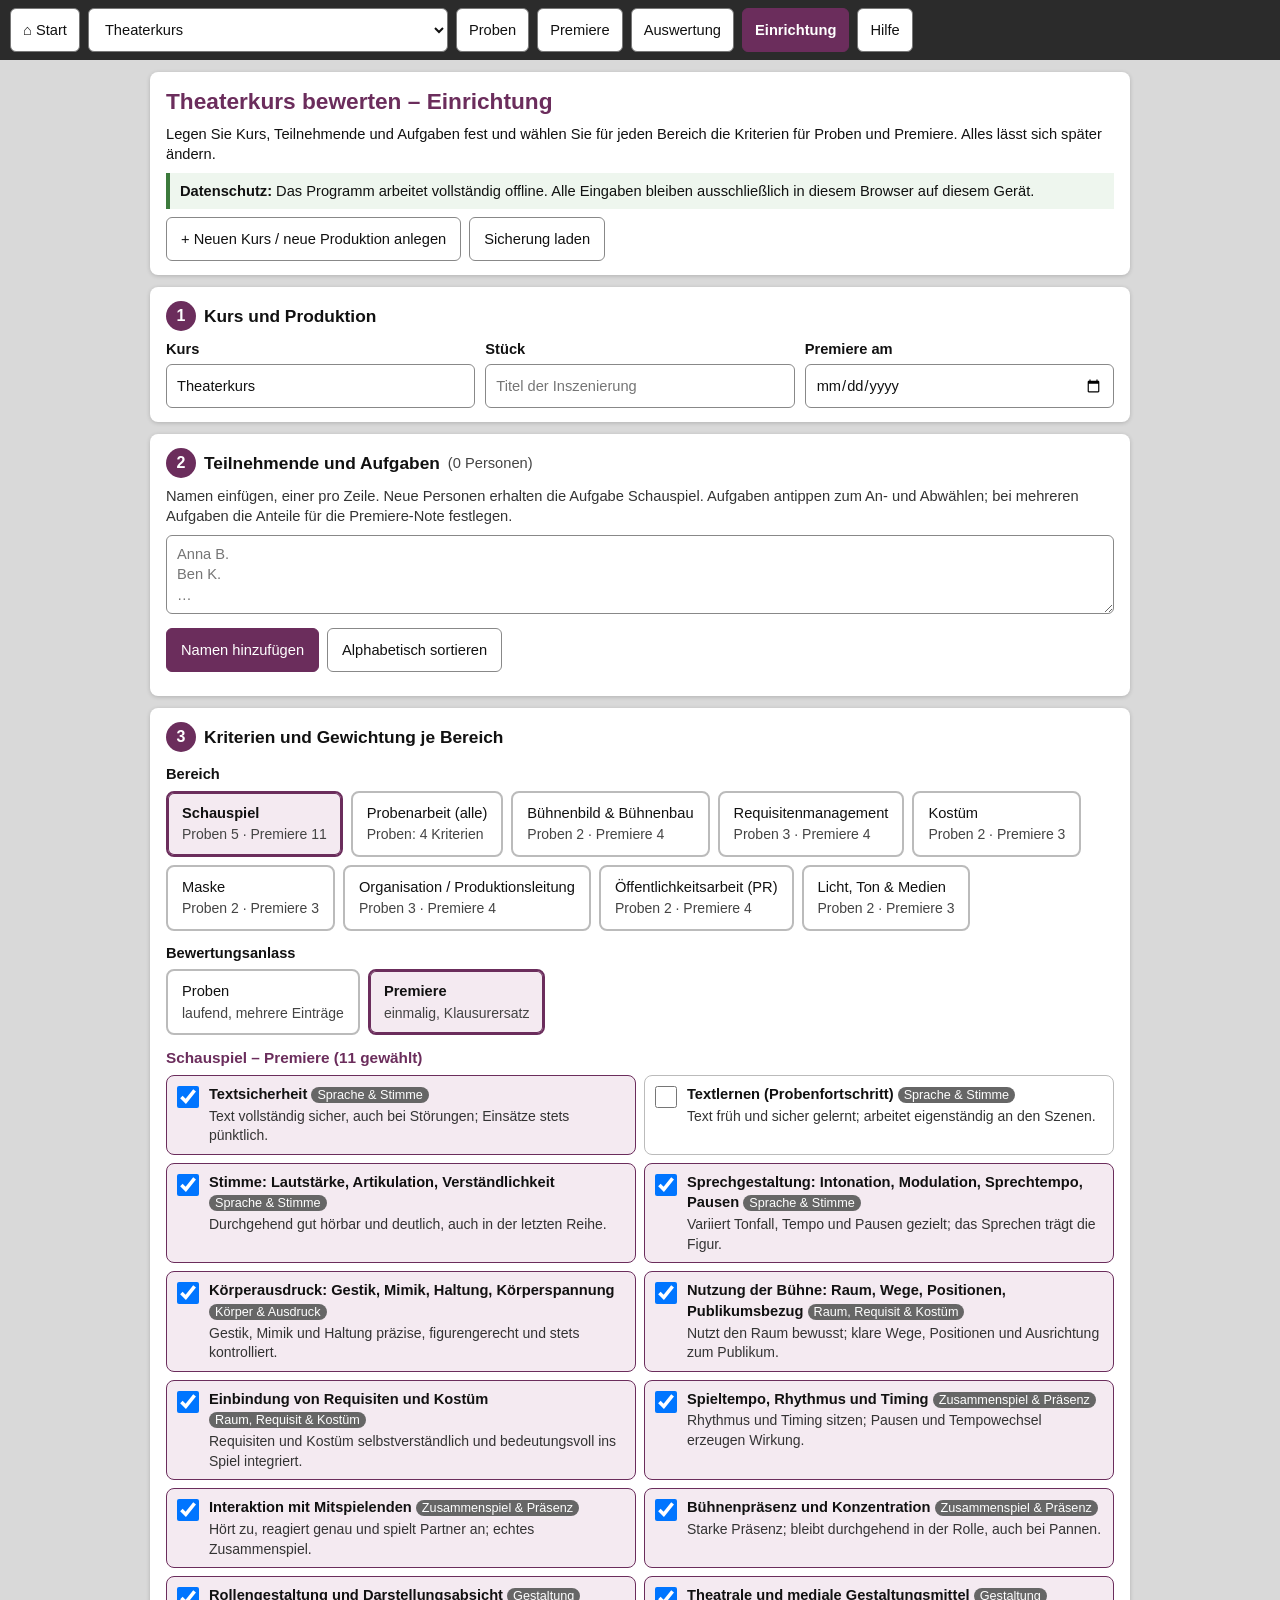
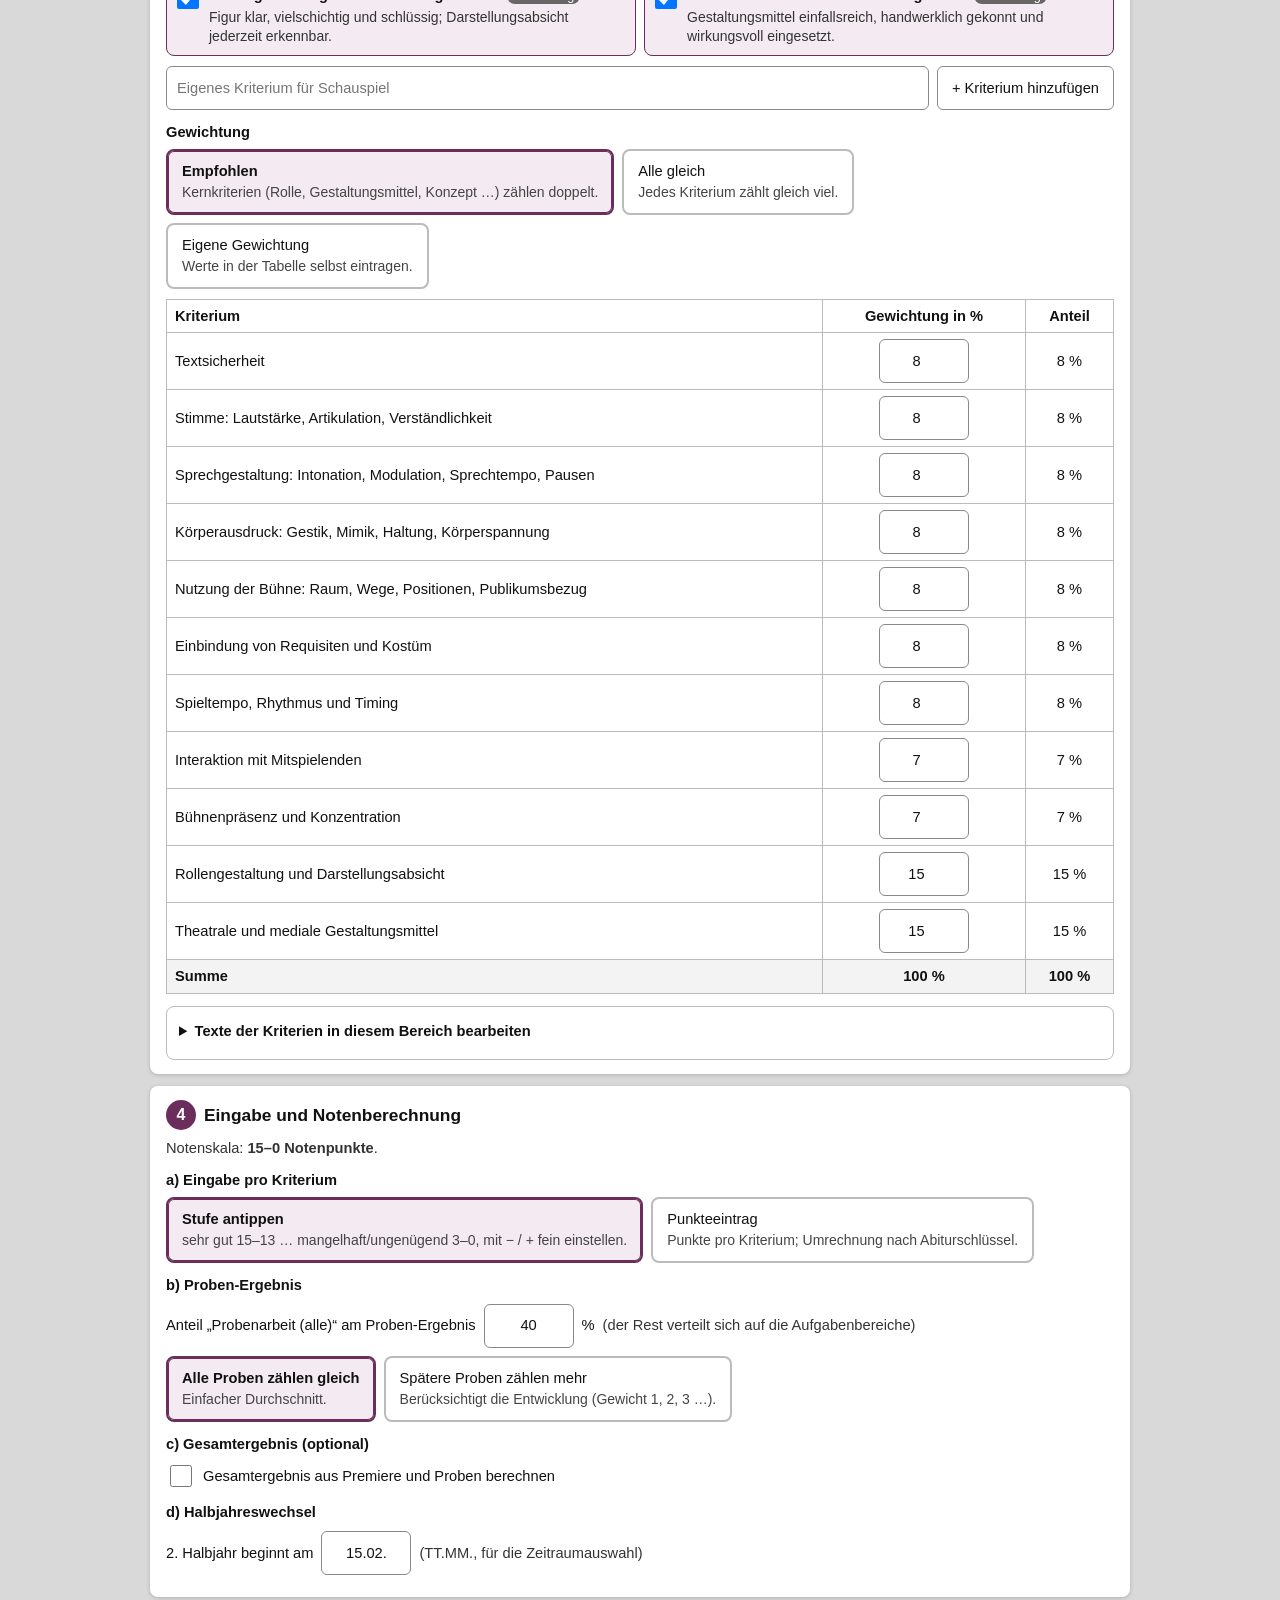
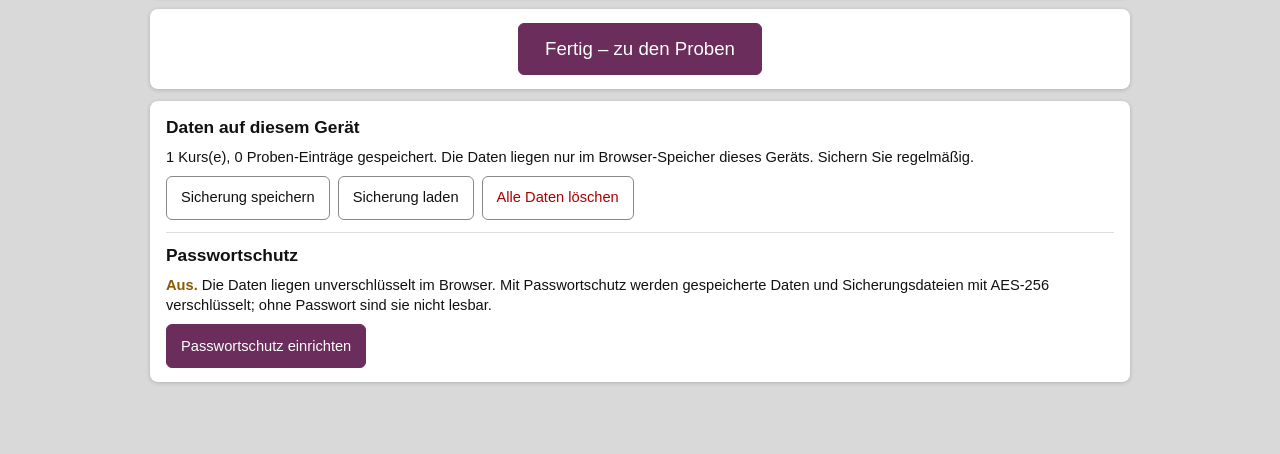
<file: web-app/theater.html>
<!DOCTYPE html>
<html lang="de">
<head>
<meta charset="utf-8">
<meta name="viewport" content="width=device-width, initial-scale=1, viewport-fit=cover">
<meta http-equiv="Content-Security-Policy" content="default-src 'none'; script-src 'unsafe-inline'; style-src 'unsafe-inline'; img-src 'self' data: blob:; worker-src 'self'; manifest-src 'self'; form-action 'none'; base-uri 'none'">
<meta name="referrer" content="no-referrer">
<link rel="manifest" href="manifest.webmanifest">
<meta name="apple-mobile-web-app-capable" content="yes">
<meta name="mobile-web-app-capable" content="yes">
<meta name="apple-mobile-web-app-title" content="Bewertung">
<meta name="apple-mobile-web-app-status-bar-style" content="black">
<meta name="theme-color" content="#2b2b2b">
<link rel="apple-touch-icon" href="apple-touch-icon.png">
<title>Theaterkurs – Bewertung</title>
<style>
  .homebtn { display:inline-flex; align-items:center; padding:8px 12px; min-height:44px; border-radius:6px; border:1px solid #777; background:#fff; color:#111; text-decoration:none; }
  body { padding-top:env(safe-area-inset-top); }
  :root { --acc:#6B2D5C; --light:#F4EAF1; --hit:#E7C6DD; --gray:#E9E9E9; --line:#7f7f7f; }
  * { box-sizing:border-box; }
  html, body { margin:0; padding:0; }
  body { font-family:Arial, Helvetica, sans-serif; font-size:11pt; color:#111; background:#d9d9d9; touch-action:manipulation; -webkit-text-size-adjust:100%; }
  button, input, select, textarea { font:inherit; color:#111; }
  button { cursor:pointer; }
  input:focus, select:focus, textarea:focus, button:focus-visible { outline:2px solid #3b82f6; outline-offset:0; }
  [hidden] { display:none !important; }
  .bad { color:#b00000; font-weight:bold; }

  .bar { position:sticky; top:0; z-index:20; background:#2b2b2b; color:#fff; padding:8px 10px; display:flex; flex-wrap:wrap; gap:8px; align-items:center; }
  .bar select { flex:1 1 200px; max-width:360px; }
  .bar button, .bar select { padding:8px 12px; min-height:44px; border-radius:6px; border:1px solid #777; background:#fff; }
  .bar button.on { background:var(--acc); color:#fff; border-color:var(--acc); font-weight:bold; }
  button.primary { background:var(--acc) !important; color:#fff !important; border-color:var(--acc) !important; }
  button.danger { color:#a00; }

  .wrap { max-width:1000px; margin:0 auto; padding:12px 10px 60px; }
  .wide { max-width:297mm; }
  .sbox { background:#fff; border-radius:8px; padding:14px 16px; margin-bottom:12px; box-shadow:0 1px 4px rgba(0,0,0,.18); line-height:1.4; }
  .sbox h2 { margin:0 0 6px; color:var(--acc); font-size:17pt; }
  .sbox h3 { margin:0 0 8px; font-size:13pt; display:flex; align-items:center; gap:8px; flex-wrap:wrap; }
  .sbox h3 small { font-weight:normal; color:#444; font-size:11pt; }
  .sbox h4 { margin:12px 0 6px; font-size:11.5pt; color:var(--acc); }
  .sbox .no { display:inline-flex; width:30px; height:30px; border-radius:50%; background:var(--acc); color:#fff; align-items:center; justify-content:center; font-size:12pt; flex:none; }
  .sbox p { margin:4px 0 8px; }
  .note { color:#333; }
  .sbox button { padding:8px 14px; min-height:44px; border-radius:6px; border:1px solid #888; background:#fff; }
  .row { display:flex; flex-wrap:wrap; gap:8px; align-items:center; }
  .priv { background:#eef6ee; border-left:4px solid #3c7a3c; padding:8px 10px; }
  .warn { background:#fff3cd; color:#5c4400; border:1px solid #e0c060; max-width:1000px; margin:10px auto 0; padding:10px 14px; border-radius:6px; }
  .chips { display:flex; flex-wrap:wrap; gap:8px; }
  .chip { text-align:left; border:2px solid #bbb !important; background:#fff; border-radius:8px !important; padding:10px 14px !important; min-width:64px; }
  .chip small { display:block; color:#444; font-size:10.5pt; margin-top:2px; }
  .chip.on { border-color:var(--acc) !important; background:var(--light) !important; box-shadow:inset 0 0 0 1px var(--acc); font-weight:bold; }
  .chip.on small { font-weight:normal; }
  .chip.sm { padding:6px 10px !important; min-height:40px !important; min-width:0; font-size:10.5pt; }
  .lbl { font-weight:bold; margin:12px 0 6px !important; }
  .row2 { display:grid; grid-template-columns:1fr 1fr 1fr; gap:10px; }
  .row2 label, .stack label { display:flex; flex-direction:column; gap:4px; font-weight:bold; }
  .sbox input[type=text], .sbox input[type=number], .sbox input[type=date], .sbox select, .sbox textarea { padding:8px 10px; min-height:44px; border:1px solid #888; border-radius:6px; font-weight:normal; background:#fff; }
  .clist { display:grid; grid-template-columns:1fr 1fr; gap:8px; }
  .ckrow { display:flex; gap:6px; align-items:stretch; }
  .ck { flex:1; display:flex; gap:10px; align-items:flex-start; border:1px solid #bbb; border-radius:8px; padding:8px 10px; cursor:pointer; }
  .ck.on { border-color:var(--acc); background:var(--light); }
  .ck input { width:22px; height:22px; margin:2px 0 0; flex:none; }
  .ck small { display:block; color:#333; font-size:10.5pt; margin-top:2px; }
  .gtag { font-style:normal; font-size:9.5pt; padding:1px 6px; border-radius:10px; background:#666; color:#fff; white-space:nowrap; }
  .mini { min-height:auto !important; padding:4px 8px !important; font-size:10pt; color:#a00; }
  .addc { display:flex; flex-wrap:wrap; gap:8px; margin-top:10px; }
  .addc input { flex:1 1 220px; }
  table.wt { border-collapse:collapse; width:100%; margin-top:10px; }
  table.wt th, table.wt td { border:1px solid #bbb; padding:6px 8px; text-align:left; }
  table.wt .c { text-align:center; }
  table.wt input { width:90px; text-align:center; }
  table.wt tr.wsr td { font-weight:bold; background:#f3f3f3; }
  .ktw { overflow-x:auto; margin-top:8px; }
  table.kt { border-collapse:collapse; }
  table.kt th, table.kt td { border:1px solid #bbb; padding:4px 10px; text-align:center; }
  table.kt th { background:#f3f3f3; }
  .inl { display:flex; gap:8px; align-items:center; margin:8px 0; flex-wrap:wrap; }
  .inl input[type=checkbox] { width:22px; height:22px; }
  .inl input[type=text] { width:90px; text-align:center; }
  details.txed { margin-top:12px; border:1px solid #bbb; border-radius:8px; padding:8px 12px; }
  details.txed summary { cursor:pointer; font-weight:bold; min-height:36px; padding-top:6px; }
  .txc { border-top:1px solid #ddd; padding:10px 0; display:grid; gap:6px; }
  .txc label { display:flex; flex-direction:column; gap:2px; font-weight:bold; font-size:10.5pt; }
  .txc input, .txc textarea { font-weight:normal; padding:6px 8px; border:1px solid #888; border-radius:6px; font-size:11pt; }
  .txc textarea { resize:vertical; min-height:44px; }
  .txc button { justify-self:start; }
  .tl { display:flex; flex-direction:column; gap:8px; margin-top:10px; }
  .tc { border:1px solid #ccc; border-radius:8px; padding:8px 10px; }
  .tc .top { display:flex; gap:8px; align-items:center; }
  .tc .top input { flex:1; min-width:0; }
  .tc .tasks { display:flex; flex-wrap:wrap; gap:6px; margin-top:6px; align-items:center; }
  .tc .share { display:inline-flex; gap:4px; align-items:center; font-size:10.5pt; }
  .tc .share input { width:64px; min-height:40px !important; text-align:center; padding:4px !important; }
  .done { text-align:center; }
  .big { font-size:14pt; padding:12px 26px !important; min-height:52px !important; }

  /* ---------- Erfassen ---------- */
  .erfhead { display:flex; flex-wrap:wrap; gap:10px; align-items:center; }
  .erfhead label { display:flex; gap:8px; align-items:center; font-weight:bold; }
  .slist { display:flex; flex-direction:column; gap:6px; }
  .stu { background:#fff; border-radius:8px; box-shadow:0 1px 3px rgba(0,0,0,.18); overflow:hidden; }
  .stu.open { box-shadow:0 0 0 2px var(--acc), 0 2px 8px rgba(0,0,0,.25); }
  .sh { display:flex; gap:10px; align-items:center; width:100%; border:none; background:#fff; text-align:left; padding:10px 12px; min-height:52px; }
  .stu.open .sh { background:var(--light); }
  .sh .nm { font-weight:bold; min-width:140px; }
  .sh .chs { flex:1; display:flex; flex-wrap:wrap; gap:4px; color:#333; font-size:10.5pt; }
  .sh .chs span { background:#f0f0f0; border-radius:10px; padding:1px 8px; }
  .sh .chs span.abs { background:#ffe2e2; color:#900; }
  .sh .chs span.ok { background:#dff2e2; color:#1e6b2e; }
  .sh .cnt { flex:none; font-size:10.5pt; color:#444; background:#eee; border-radius:12px; padding:2px 9px; }
  .sh .cnt.zero { background:#fff0c2; color:#6a5200; }
  .ed { padding:6px 12px 12px; border-top:1px solid #ddd; }
  .bh { margin:12px 0 2px; padding:6px 10px; background:var(--light); border-left:4px solid var(--acc); font-weight:bold; display:flex; justify-content:space-between; flex-wrap:wrap; gap:6px; }
  .bh span { font-weight:normal; }
  .er { padding:8px 0; border-bottom:1px solid #eee; }
  .et { display:flex; flex-wrap:wrap; gap:8px; align-items:center; margin-bottom:6px; }
  .et b { flex:1 1 200px; }
  .et .ev { font-size:15pt; color:var(--acc); font-weight:bold; min-width:34px; text-align:center; }
  .st { width:44px; height:44px; font-size:16pt; line-height:1; border:1px solid #888; border-radius:6px; background:#fff; padding:0; }
  .st:disabled { opacity:.3; cursor:default; }
  .lvs { display:grid; grid-template-columns:repeat(5, minmax(0, 1fr)); gap:6px; }
  .lvb { border:1px solid #aaa; border-radius:8px; background:#fff; min-height:52px; padding:4px 2px; text-align:center; font-weight:bold; font-size:12.5pt; -webkit-tap-highlight-color:transparent; }
  .lvb small { display:block; font-weight:normal; font-size:9.5pt; color:#444; overflow-wrap:anywhere; hyphens:auto; }
  .lvb.on { background:var(--hit); border-color:var(--acc); box-shadow:inset 0 0 0 2px var(--acc); }
  .lvs.long { grid-template-columns:1fr; }
  .lvs.long .lvb { text-align:left; font-size:11pt; padding:8px 10px; font-weight:normal; }
  .lvs.long .lvb b { color:var(--acc); }
  .desc { font-size:10.5pt; color:#333; margin-top:4px; min-height:1em; }
  .pin { display:flex; gap:8px; align-items:center; }
  .pin input { width:90px; min-height:44px; text-align:center; font-size:14pt; border:1px solid #888; border-radius:6px; }
  .eact { display:flex; flex-wrap:wrap; gap:8px; align-items:center; margin-top:10px; }
  .eact button { min-height:44px; padding:8px 14px; border-radius:6px; border:1px solid #888; background:#fff; }
  .eact button.on { background:#ffe2e2; border-color:#900; color:#900; font-weight:bold; }
  .eact input, .eact textarea { flex:1 1 220px; min-height:44px; padding:8px 10px; border:1px solid #888; border-radius:6px; }
  .absnote { color:#900; font-weight:bold; margin:6px 0; }
  .resline { margin-top:8px; padding:8px 10px; background:#f6f6f6; border-radius:6px; }

  /* ---------- Auswertung & Druck ---------- */
  .tw { overflow-x:auto; }
  table.ovt { border-collapse:collapse; width:100%; }
  table.ovt th, table.ovt td { border:1px solid var(--line); padding:5px 7px; text-align:center; font-size:11pt; }
  table.ovt th { background:var(--gray); -webkit-print-color-adjust:exact; print-color-adjust:exact; }
  table.ovt td.l { text-align:left; }
  table.ovt tr[data-sid] { cursor:pointer; }
  table.ovt tr[data-sid]:hover td { background:#f6f6f6; }
  table.ovt td.few { background:#fff0c2; -webkit-print-color-adjust:exact; print-color-adjust:exact; }
  .res { display:flex; flex-wrap:wrap; gap:8px 24px; background:var(--light); border:1px solid var(--line); padding:8px 12px; margin:8px 0; -webkit-print-color-adjust:exact; print-color-adjust:exact; }
  .res b.big2 { font-size:15pt; color:var(--acc); }
  .legend { font-size:11pt; color:#222; margin-top:6px; }
  #print { display:none; }
  .pg h1 { font-size:15pt; color:var(--acc); margin:0 0 2mm; }
  .pg h2 { font-size:12.5pt; margin:3mm 0 1.5mm; }
  .pg .sub { margin:0 0 2mm; }
  .pg .hd { display:flex; flex-wrap:wrap; gap:2mm 8mm; margin:0 0 2mm; }
  .pg .hd span { border-bottom:1px solid var(--line); min-width:50mm; padding-bottom:0.5mm; }
  table.raster { border-collapse:collapse; width:100%; table-layout:fixed; }
  table.raster th, table.raster td { border:1px solid var(--line); padding:1.1mm 1.5mm; vertical-align:top; line-height:1.16; font-size:11pt; }
  table.raster th { background:var(--gray); -webkit-print-color-adjust:exact; print-color-adjust:exact; }
  table.raster td.cn { background:var(--light); font-weight:bold; -webkit-print-color-adjust:exact; print-color-adjust:exact; }
  table.raster td.hit { background:var(--hit); box-shadow:inset 0 0 0 0.7mm var(--acc); -webkit-print-color-adjust:exact; print-color-adjust:exact; }
  table.raster td.pt { text-align:center; vertical-align:middle; font-weight:bold; color:var(--acc); }
  table.blank { border-collapse:collapse; width:100%; }
  table.blank th, table.blank td { border:1px solid var(--line); padding:1mm 2mm; font-size:11pt; height:8.5mm; }
  table.blank th { background:var(--gray); height:auto; -webkit-print-color-adjust:exact; print-color-adjust:exact; }
  .cmtbox { border:1px solid var(--line); min-height:16mm; padding:1.5mm 2mm; margin-top:2mm; white-space:pre-wrap; }

  @media screen and (max-width: 760px) {
    body { font-size:12pt; }
    .bar { gap:6px; padding:6px; }
    .bar select { flex-basis:100%; }
    .bar button { flex:1 1 0; padding:8px 4px; }
    .row2, .clist { grid-template-columns:1fr; }
    .sbox input[type=text], .sbox input[type=number], .sbox input[type=date], .sbox select, .sbox textarea, .eact input, .eact textarea, .pin input { font-size:16px; }
    .wrap { padding:8px 6px 60px; }
    .sh { flex-wrap:wrap; }
    .sh .nm { flex-basis:100%; }
    .lvb { font-size:11.5pt; }
  }
  /* ---------- Passwortschutz ---------- */
  .lockov { position:fixed; top:0; left:0; right:0; bottom:0; z-index:100; background:rgba(30,30,30,.94); display:flex; align-items:center; justify-content:center; padding:16px; }
  .lockbox { background:#fff; border-radius:10px; padding:18px 20px; max-width:460px; width:100%; box-shadow:0 4px 20px rgba(0,0,0,.4); line-height:1.4; }
  .lockbox h2 { margin:0 0 8px; font-size:15pt; color:var(--acc); }
  .lockbox p { margin:4px 0 8px; }
  .lockbox input.pw { width:100%; min-height:46px; font-size:16px; padding:8px 10px; border:1px solid #888; border-radius:6px; margin:6px 0; }
  .lockbox .show { display:flex; gap:8px; align-items:center; margin:4px 0; }
  .lockbox .show input { width:20px; height:20px; margin:0; }
  .lockbox .err { color:#b00000; font-weight:bold; min-height:1.3em; }
  .lockbox .btns { display:flex; flex-wrap:wrap; gap:8px; margin-top:10px; }
  .lockbox button { min-height:44px; padding:8px 16px; border-radius:6px; border:1px solid #888; background:#fff; }
  .lockbox .forgot { margin-top:16px; border-top:1px solid #ddd; padding-top:10px; }
  .secbox { margin-top:12px; border-top:1px solid #ddd; padding-top:10px; }
  .secbox .row, .secrow { display:flex; flex-wrap:wrap; gap:8px; align-items:center; }
  .secon { color:#1e6b2e; font-weight:bold; }
  .secoff { color:#8a5a00; font-weight:bold; }
  @media print { .lockov { display:none !important; } }

  @page { size:A4 landscape; margin:0; }
  @media print {
    body { background:#fff; }
    body > * { display:none !important; }
    body > #print { display:block !important; }
    .pg { width:297mm; min-height:209mm; padding:7mm 9mm; break-after:page; page-break-after:always; }
    .pg:last-child { break-after:auto; page-break-after:auto; }
    thead { display:table-header-group; }
    tr { break-inside:avoid; page-break-inside:avoid; }
    table.raster.fill { height:128mm; }
  }
</style>
</head>
<body>

<div class="bar" id="bar">
  <a class="homebtn" href="index.html">⌂ Start</a>
  <select id="csel" aria-label="Kurs / Produktion wählen"></select>
  <button data-view="probe">Proben</button>
  <button data-view="prem">Premiere</button>
  <button data-view="ausw">Auswertung</button>
  <button data-view="setup">Einrichtung</button>
  <button id="helpbtn">Hilfe</button>
  <button id="lockbtn" hidden>Sperren</button>
</div>
<input type="file" id="file" accept="application/json,.json" style="display:none">
<div class="warn" id="warn" hidden>Achtung: Dieser Browser erlaubt hier kein Speichern (z. B. privates Fenster oder eingeschränkte Datei-Ansicht). Die Eingaben gehen beim Schließen verloren. Bitte regelmäßig „Sicherung speichern“ benutzen oder die Datei direkt in Chrome, Edge, Firefox oder Safari öffnen.</div>

<div class="wrap" id="help" hidden><div class="sbox">
  <h3>So funktioniert es</h3>
  <ol>
    <li><b>Einrichtung:</b> Kurs bzw. Produktion anlegen, Teilnehmende einfügen und ihnen Aufgaben zuordnen (z. B. Schauspiel 70 %, PR 30 %). Für jeden Bereich getrennt für „Proben“ und „Premiere“ Kriterien auswählen und gewichten.</li>
    <li><b>Proben:</b> Datum wählen, Namen antippen, Stufen antippen oder Punkte eintragen. „fehlt“ und „Bemerkung“ halten Abwesenheit und Beobachtungen fest.</li>
    <li><b>Premiere:</b> Einmalige Bewertung als Klausurersatz. Pro Person werden alle zugeordneten Bereiche bewertet; die Bereichsergebnisse werden nach den Anteilen verrechnet.</li>
    <li><b>Auswertung:</b> Proben-Ergebnis (gewählter Zeitraum), Premiere-Ergebnis und auf Wunsch ein Gesamtergebnis, jeweils in Notenpunkten 15–0. Druck von Übersicht, Einzelberichten, ausgefüllten und leeren Premiere-Bögen, Probenliste und Kriterienraster.</li>
    <li><b>Drucken / PDF:</b> Im Druckfenster „Als PDF speichern“ oder Drucker wählen, A4 quer, Ränder „Keine“, „Hintergrundgrafiken“ einschalten.</li>
  </ol>
  <h3>Datenschutz</h3>
  <p>Das Programm arbeitet vollständig offline und ist technisch so gesperrt, dass es keine Verbindung ins Internet aufbauen kann. Alle Eingaben bleiben im Browser dieses Geräts. Für die Erfassung genügen Vornamen oder Kürzel. Sicherungs-, CSV- und PDF-Dateien wie Notenlisten behandeln. Am Schuljahresende über „Einrichtung“ → „Alle Daten löschen“ entfernen. <b>Empfehlung:</b> Unter „Einrichtung“ → „Daten auf diesem Gerät“ einen Passwortschutz einrichten. Dann sind gespeicherte Daten und Sicherungsdateien mit AES-256 verschlüsselt. Ein vergessenes Passwort kann niemand wiederherstellen.</p>
</div></div>

<main class="wrap" id="setup"></main>
<main class="wrap" id="probe" hidden></main>
<main class="wrap" id="prem" hidden></main>
<main class="wrap wide" id="ausw" hidden></main>
<main class="wrap wide" id="einzel" hidden></main>
<div id="print"></div>

<script>
(function () {
  'use strict';
  var PW_UI = true;

  /* ================= Passwortschutz (AES-GCM 256, Schlüssel per PBKDF2-SHA-256) ================= */
  var SEC = (function () {
    var ITER = 400000, key = null, salt = null, iter = ITER, auto = 15, chain = Promise.resolve(), queued = null;
    function b64(buf) { var s = '', a = new Uint8Array(buf); for (var i = 0; i < a.length; i++) s += String.fromCharCode(a[i]); return btoa(s); }
    function unb64(s) { var b = atob(s), a = new Uint8Array(b.length); for (var i = 0; i < b.length; i++) a[i] = b.charCodeAt(i); return a; }
    function ok() {
      try { return !!(window.crypto && window.crypto.subtle && window.TextEncoder && window.TextDecoder && window.Promise && window.isSecureContext !== false); } catch (e) { return false; }
    }
    function derive(pw, s, it) {
      return crypto.subtle.importKey('raw', new TextEncoder().encode(pw), 'PBKDF2', false, ['deriveKey']).then(function (k) {
        return crypto.subtle.deriveKey({ name:'PBKDF2', salt:s, iterations:it, hash:'SHA-256' }, k, { name:'AES-GCM', length:256 }, false, ['encrypt', 'decrypt']);
      });
    }
    function seal(text, k, s, it) {
      var iv = crypto.getRandomValues(new Uint8Array(12));
      return crypto.subtle.encrypt({ name:'AES-GCM', iv:iv }, k, new TextEncoder().encode(text)).then(function (ct) {
        return JSON.stringify({ enc:'AES-GCM', kdf:'PBKDF2-SHA256', iter:it, salt:b64(s), iv:b64(iv), ct:b64(ct), autolock:auto });
      });
    }
    function isEnv(o) { return !!(o && o.enc === 'AES-GCM' && typeof o.ct === 'string' && typeof o.iv === 'string' && typeof o.salt === 'string'); }
    function tryEnv(env, pw) {
      var s = unb64(env.salt), it = Math.max(1000, env.iter | 0);
      return derive(pw, s, it).then(function (k) {
        return crypto.subtle.decrypt({ name:'AES-GCM', iv:unb64(env.iv) }, k, unb64(env.ct)).then(function (pt) {
          return { txt:new TextDecoder().decode(pt), k:k, s:s, it:it, auto:(env.autolock >= 0 ? env.autolock | 0 : 15) };
        });
      });
    }
    function adopt(r) { key = r.k; salt = r.s; iter = r.it; auto = r.auto; }
    function setPassword(pw) {
      var s = crypto.getRandomValues(new Uint8Array(16));
      return derive(pw, s, ITER).then(function (k) { key = k; salt = s; iter = ITER; });
    }
    function write(storeKey, text) {
      queued = text;
      chain = chain.then(function () {
        if (queued === null) return;
        var t = queued; queued = null;
        if (!key) { try { localStorage.setItem(storeKey, t); } catch (e) {} return; }
        return seal(t, key, salt, iter).then(function (env) { try { localStorage.setItem(storeKey, env); } catch (e) {} });
      }).catch(function () {});
      return chain;
    }
    function wipe(storeKey) {
      queued = null; key = null; salt = null;
      chain = chain.then(function () { try { localStorage.removeItem(storeKey); } catch (e) {} });
      return chain;
    }
    return {
      ok:ok, isEnv:isEnv, tryEnv:tryEnv, adopt:adopt, setPassword:setPassword, write:write, wipe:wipe,
      clear:function () { key = null; salt = null; },
      on:function () { return !!key; },
      auto:function () { return auto; }, setAuto:function (m) { auto = Math.max(0, m | 0); },
      sealNow:function (text) { return seal(text, key, salt, iter); }
    };
  })();

  function pwDialog(o) {
    return new Promise(function (resolve) {
      var ov = document.createElement('div'); ov.className = 'lockov';
      ov.innerHTML = '<div class="lockbox" role="dialog" aria-modal="true"><h2></h2><p class="t"></p>' +
        '<input type="password" class="pw p1" autocomplete="' + (o.twice ? 'new-password' : 'current-password') + '" placeholder="Passwort" aria-label="Passwort">' +
        (o.twice ? '<input type="password" class="pw p2" autocomplete="new-password" placeholder="Passwort wiederholen" aria-label="Passwort wiederholen">' : '') +
        '<label class="show"><input type="checkbox" class="sh"> Passwort anzeigen</label><div class="err" role="alert"></div>' +
        '<div class="btns"><button type="button" class="primary ok"></button>' + (o.cancel ? '<button type="button" class="cn">Abbrechen</button>' : '') + '</div>' +
        (o.onForgot ? '<div class="forgot"><button type="button" class="danger fg">Passwort vergessen – alle Daten löschen</button></div>' : '') + '</div>';
      ov.querySelector('h2').textContent = o.title;
      ov.querySelector('.t').textContent = o.text || '';
      var okb = ov.querySelector('.ok'), p1 = ov.querySelector('.p1'), p2 = ov.querySelector('.p2'), err = ov.querySelector('.err');
      okb.textContent = o.okText || 'OK';
      document.body.appendChild(ov);
      setTimeout(function () { try { p1.focus(); } catch (e) {} }, 30);
      function done(v) { if (ov.parentNode) ov.parentNode.removeChild(ov); resolve(v); }
      function go() {
        var a = p1.value;
        if (o.twice) {
          if (a.length < 8) { err.textContent = 'Bitte mindestens 8 Zeichen verwenden.'; return; }
          if (a !== p2.value) { err.textContent = 'Die beiden Eingaben stimmen nicht überein.'; return; }
        } else if (!a) { err.textContent = 'Bitte das Passwort eingeben.'; return; }
        if (!o.check) { done(a); return; }
        okb.disabled = true; err.textContent = 'Wird geprüft …';
        o.check(a).then(function (r) {
          if (r === true) { done(a); return; }
          okb.disabled = false; err.textContent = r || 'Falsches Passwort.'; p1.select();
        });
      }
      okb.addEventListener('click', go);
      ov.addEventListener('keydown', function (e) {
        if (e.key === 'Enter') { e.preventDefault(); if (p2 && document.activeElement === p1) p2.focus(); else go(); }
        if (e.key === 'Escape' && o.cancel) done(null);
      });
      ov.querySelector('.sh').addEventListener('change', function (e) {
        var t = e.target.checked ? 'text' : 'password'; p1.type = t; if (p2) p2.type = t;
      });
      if (o.cancel) ov.querySelector('.cn').addEventListener('click', function () { done(null); });
      if (o.onForgot) ov.querySelector('.fg').addEventListener('click', function () { o.onForgot(); });
    });
  }
  function verifyPw(pw) {
    var env = null;
    try { env = JSON.parse(localStorage.getItem(KEY)); } catch (e) {}
    if (!SEC.isEnv(env)) return Promise.resolve('Gespeicherte Daten nicht gefunden.');
    return SEC.tryEnv(env, pw).then(function () { return true; }, function () { return 'Falsches Passwort.'; });
  }
  function lockNow() { flush().then(function () { location.reload(); }); }
  function updLockBtn() { var b = document.getElementById('lockbtn'); if (b) b.hidden = !SEC.on(); }
  function secHTML() {
    var h = '<div class="secbox"><h3>Passwortschutz</h3>';
    if (!canStore) return h + '<p class="note">Nicht verfügbar, weil dieser Browser hier nichts speichert.</p></div>';
    if (!SEC.ok()) return h + '<p class="bad">Dieser Browser unterstützt keine Verschlüsselung. Bitte einen aktuellen Browser (Chrome, Edge, Firefox, Safari) verwenden.</p></div>';
    if (!SEC.on()) {
      return h + '<p><span class="secoff">Aus.</span> Die Daten liegen unverschlüsselt im Browser. Mit Passwortschutz werden gespeicherte Daten und Sicherungsdateien mit AES-256 verschlüsselt; ohne Passwort sind sie nicht lesbar.</p>' +
        '<div class="secrow"><button type="button" class="primary" data-a="pwset">Passwortschutz einrichten</button></div></div>';
    }
    var opts = [[0, 'nie'], [5, 'nach 5 Minuten'], [15, 'nach 15 Minuten'], [30, 'nach 30 Minuten'], [60, 'nach 60 Minuten']];
    return h + '<p><span class="secon">Aktiv (AES-256).</span> Gespeicherte Daten und Sicherungsdateien sind verschlüsselt. CSV-Tabellen und PDF-Ausdrucke sind <b>nicht</b> verschlüsselt.</p>' +
      '<div class="secrow"><label class="secrow">Automatisch sperren <select data-a="autolock">' +
      opts.map(function (x) { return '<option value="' + x[0] + '"' + (x[0] === SEC.auto() ? ' selected' : '') + '>' + x[1] + '</option>'; }).join('') + '</select></label>' +
      '<button type="button" data-a="pwlock">Jetzt sperren</button><button type="button" data-a="pwchg">Passwort ändern</button>' +
      '<button type="button" class="danger" data-a="pwdel">Passwortschutz entfernen</button></div></div>';
  }
  function secClick(a) {
    if (a === 'pwset') {
      pwDialog({ title:'Passwortschutz einrichten', twice:true, cancel:true, okText:'Schützen',
        text:'Wählen Sie ein Passwort mit mindestens 8 Zeichen. Wichtig: Ohne dieses Passwort lassen sich die Daten nicht wiederherstellen. Notieren Sie es an einem sicheren Ort.' }).then(function (pw) {
        if (!pw) return;
        SEC.setPassword(pw).then(function () { SEC.setAuto(15); return flush(); }).then(function () {
          updLockBtn(); renderSetup();
          alert('Der Passwortschutz ist aktiv. Bitte jetzt eine neue Sicherung speichern – ältere Sicherungsdateien sind noch unverschlüsselt und sollten gelöscht werden.');
        });
      });
      return true;
    }
    if (a === 'pwchg') {
      pwDialog({ title:'Passwort ändern', text:'Bitte zuerst das bisherige Passwort eingeben.', cancel:true, okText:'Weiter', check:verifyPw }).then(function (old) {
        if (!old) return;
        return pwDialog({ title:'Neues Passwort', twice:true, cancel:true, okText:'Ändern', text:'Neues Passwort mit mindestens 8 Zeichen eingeben.' }).then(function (pw) {
          if (!pw) return;
          return SEC.setPassword(pw).then(flush).then(function () { renderSetup(); alert('Das Passwort wurde geändert. Ältere Sicherungsdateien lassen sich weiterhin nur mit dem alten Passwort öffnen.'); });
        });
      });
      return true;
    }
    if (a === 'pwdel') {
      pwDialog({ title:'Passwortschutz entfernen', text:'Zur Bestätigung das Passwort eingeben. Danach werden die Daten wieder unverschlüsselt gespeichert.', cancel:true, okText:'Entfernen', check:verifyPw }).then(function (pw) {
        if (!pw) return;
        SEC.clear(); flush().then(function () { updLockBtn(); renderSetup(); });
      });
      return true;
    }
    if (a === 'pwlock') { lockNow(); return true; }
    return false;
  }
  var lastAct = Date.now();
  function idleCheck() { if (SEC.on() && SEC.auto() > 0 && Date.now() - lastAct > SEC.auto() * 60000) lockNow(); }
  ['pointerdown', 'keydown', 'input', 'touchstart', 'wheel'].forEach(function (ev) { document.addEventListener(ev, function () { lastAct = Date.now(); }, true); });
  setInterval(idleCheck, 15000);
  document.addEventListener('visibilitychange', function () { if (document.visibilityState === 'visible') idleCheck(); });
  function unlockScreen(env, onData) {
    if (!SEC.ok()) {
      document.body.innerHTML = '<div style="max-width:600px;margin:40px auto;background:#fff;padding:20px;border-radius:8px;font:12pt Arial">Die gespeicherten Daten sind verschlüsselt, aber dieser Browser unterstützt die Entschlüsselung nicht. Bitte die Datei in einem aktuellen Chrome, Edge, Firefox oder Safari öffnen.</div>';
      return;
    }
    pwDialog({ title:'Gesperrt', okText:'Entsperren', text:'Die Daten auf diesem Gerät sind mit einem Passwort geschützt.',
      check:function (pw) {
        return SEC.tryEnv(env, pw).then(function (r) {
          var o = null; try { o = JSON.parse(r.txt); } catch (e) {}
          SEC.adopt(r); onData(o); return true;
        }, function () { return 'Falsches Passwort.'; });
      },
      onForgot:function () {
        if (!confirm('Ohne Passwort lassen sich die Daten nicht entschlüsseln. Alle Daten auf diesem Gerät endgültig löschen?')) return;
        if (!confirm('Wirklich löschen? Danach können Sie eine (unverschlüsselte oder verschlüsselte) Sicherung neu laden.')) return;
        SEC.wipe(KEY).then(function () { location.reload(); });
      } });
  }
  function readBackup(text, onObj) {
    var o = null;
    try { o = JSON.parse(text); } catch (e) {}
    if (!o) { alert('Die Datei konnte nicht gelesen werden.'); return; }
    if (!SEC.isEnv(o)) { onObj(o, null); return; }
    if (!SEC.ok()) { alert('Diese Sicherung ist verschlüsselt, der Browser unterstützt aber keine Entschlüsselung.'); return; }
    var found = null;
    pwDialog({ title:'Sicherung entschlüsseln', cancel:true, okText:'Öffnen', text:'Diese Sicherung ist verschlüsselt. Bitte das Passwort eingeben, mit dem sie erstellt wurde.',
      check:function (pw) { return SEC.tryEnv(o, pw).then(function (r) { found = r; return true; }, function () { return 'Falsches Passwort.'; }); } }).then(function (pw) {
      if (!pw || !found) return;
      var obj = null; try { obj = JSON.parse(found.txt); } catch (e) {}
      if (!obj) { alert('Die Sicherung ist beschädigt.'); return; }
      onObj(obj, found);
    });
  }
  function exportBackup(name, text) {
    if (SEC.on()) SEC.sealNow(text).then(function (env) { download(name.replace(/\.json$/, '_verschluesselt.json'), env, 'application/json'); });
    else download(name, text, 'application/json');
  }


  /* ================= Kataloge ================= */
  var LV_NAMES = ['sehr gut', 'gut', 'befriedigend', 'ausreichend', 'mangelhaft / ungenügend'];
  var NP_LV = [ { lo:13, hi:15, def:14 }, { lo:10, hi:12, def:11 }, { lo:7, hi:9, def:8 }, { lo:4, hi:6, def:5 }, { lo:0, hi:3, def:2 } ];
  var ABI = [0, 20, 27, 33, 40, 45, 50, 55, 60, 65, 70, 75, 80, 85, 90, 95];
  var GENERIC = [
    'Anforderungen in besonderem Maße erfüllt.',
    'Anforderungen voll erfüllt.',
    'Anforderungen im Allgemeinen erfüllt.',
    'Anforderungen mit Mängeln, im Ganzen aber noch erfüllt.',
    'Anforderungen nicht oder nur in Ansätzen erfüllt.' ];
  var OCC = { probe:'Proben', prem:'Premiere' };

  function K(n, s, g, w, d) { return { n:n, s:s, g:g, w:w, d:d }; }
  var C = {
    /* --- Schauspiel --- */
    sp_text: K('Textsicherheit', 'Text', 'Sprache & Stimme', 1, [
      'Text vollständig sicher, auch bei Störungen; Einsätze stets pünktlich.',
      'Text sicher; seltene kleine Hänger werden souverän überspielt.',
      'Text überwiegend sicher; einzelne Hänger oder Souffleur nötig.',
      'Häufige Texthänger; der Spielfluss leidet.',
      'Text nicht beherrscht.' ]),
    sp_textlern: K('Textlernen (Probenfortschritt)', 'Textlernen', 'Sprache & Stimme', 1, [
      'Text früh und sicher gelernt; arbeitet eigenständig an den Szenen.',
      'Text termingerecht gelernt.',
      'Text überwiegend gelernt, teils verspätet.',
      'Text deutlich verspätet oder lückenhaft.',
      'Text nicht gelernt.' ]),
    sp_stimme: K('Stimme: Lautstärke, Artikulation, Verständlichkeit', 'Stimme', 'Sprache & Stimme', 1, [
      'Durchgehend gut hörbar und deutlich, auch in der letzten Reihe.',
      'Meist gut hörbar und deutlich; selten zu leise.',
      'Überwiegend verständlich; Lautstärke oder Artikulation schwanken.',
      'Oft zu leise oder undeutlich; Verständnis erschwert.',
      'Kaum hörbar oder unverständlich.' ]),
    sp_modul: K('Sprechgestaltung: Intonation, Modulation, Sprechtempo, Pausen', 'Sprechgestaltung', 'Sprache & Stimme', 1, [
      'Variiert Tonfall, Tempo und Pausen gezielt; das Sprechen trägt die Figur.',
      'Abwechslungsreiche Sprechweise; Pausen meist bewusst gesetzt.',
      'Ansätze von Modulation; Tempo eher gleichförmig.',
      'Monoton oder gehetzt; Pausen zufällig.',
      'Aufsagen ohne Gestaltung.' ]),
    sp_koerper: K('Körperausdruck: Gestik, Mimik, Haltung, Körperspannung', 'Körper', 'Körper & Ausdruck', 1, [
      'Gestik, Mimik und Haltung präzise, figurengerecht und stets kontrolliert.',
      'Ausdrucksstarker, überwiegend figurengerechter Körpereinsatz.',
      'Körpereinsatz erkennbar, teils unbewusst oder privat.',
      'Wenig Ausdruck; die Spannung fällt häufig ab.',
      'Kein gestalteter Körperausdruck.' ]),
    sp_raum: K('Nutzung der Bühne: Raum, Wege, Positionen, Publikumsbezug', 'Raum', 'Raum, Requisit & Kostüm', 1, [
      'Nutzt den Raum bewusst; klare Wege, Positionen und Ausrichtung zum Publikum.',
      'Sichere Raumnutzung; meist gut sichtbar positioniert.',
      'Raumnutzung im Wesentlichen nach Absprache; teils verdeckt.',
      'Unsichere Wege und Positionen; oft schlecht sichtbar.',
      'Der Raum wird nicht gestaltend genutzt.' ]),
    sp_requ: K('Einbindung von Requisiten und Kostüm', 'Requisit/Kostüm', 'Raum, Requisit & Kostüm', 1, [
      'Requisiten und Kostüm selbstverständlich und bedeutungsvoll ins Spiel integriert.',
      'Sicherer, funktionaler Umgang mit Requisiten und Kostüm.',
      'Umgang überwiegend sicher; einzelne Unsicherheiten.',
      'Requisiten oder Kostüm wirken fremd oder stören das Spiel.',
      'Kein angemessener Umgang.' ]),
    sp_tempo: K('Spieltempo, Rhythmus und Timing', 'Timing', 'Zusammenspiel & Präsenz', 1, [
      'Rhythmus und Timing sitzen; Pausen und Tempowechsel erzeugen Wirkung.',
      'Stimmiges Spieltempo; Timing überwiegend sicher.',
      'Tempo im Wesentlichen angemessen; Timing teils ungenau.',
      'Tempo schleppend oder gehetzt; Einsätze verzögert.',
      'Kein Gefühl für Tempo und Timing.' ]),
    sp_inter: K('Interaktion mit Mitspielenden', 'Interaktion', 'Zusammenspiel & Präsenz', 1, [
      'Hört zu, reagiert genau und spielt Partner an; echtes Zusammenspiel.',
      'Reagiert aufmerksam auf andere; gutes Zusammenspiel.',
      'Reagiert meist passend, teils nur auf das Stichwort.',
      'Spielt überwiegend für sich; wenig Reaktion.',
      'Kein Bezug zu Mitspielenden.' ]),
    sp_praes: K('Bühnenpräsenz und Konzentration', 'Präsenz', 'Zusammenspiel & Präsenz', 1, [
      'Starke Präsenz; bleibt durchgehend in der Rolle, auch bei Pannen.',
      'Präsent und konzentriert; fällt selten aus der Rolle.',
      'Präsenz schwankt; gelegentlich aus der Rolle.',
      'Oft unkonzentriert; fällt häufig aus der Rolle.',
      'Keine Bühnenpräsenz.' ]),
    sp_figur: K('Rollengestaltung und Darstellungsabsicht', 'Rolle', 'Gestaltung', 2, [
      'Figur klar, vielschichtig und schlüssig; Darstellungsabsicht jederzeit erkennbar.',
      'Figur deutlich erkennbar und stimmig; Absicht meist klar.',
      'Figur in Grundzügen erkennbar; Absicht nicht immer deutlich.',
      'Figur blass oder widersprüchlich; Absicht kaum erkennbar.',
      'Keine Figur erkennbar.' ]),
    sp_mittel: K('Theatrale und mediale Gestaltungsmittel', 'Gestaltungsmittel', 'Gestaltung', 2, [
      'Gestaltungsmittel einfallsreich, handwerklich gekonnt und wirkungsvoll eingesetzt.',
      'Gestaltungsmittel gezielt und sicher eingesetzt.',
      'Gestaltungsmittel eingesetzt, eher konventionell oder teils unsicher.',
      'Gestaltungsmittel selten oder handwerklich unsicher.',
      'Keine bewusst eingesetzten Gestaltungsmittel.' ]),
    /* --- Probenarbeit --- */
    pa_zuverl: K('Zuverlässigkeit und Pünktlichkeit', 'Zuverlässigkeit', 'Arbeitshaltung', 1, [
      'Immer pünktlich und vorbereitet; Absprachen und Termine stets eingehalten.',
      'Fast immer pünktlich und vorbereitet.',
      'Meist pünktlich; gelegentlich unvorbereitet.',
      'Häufig unpünktlich oder unvorbereitet.',
      'Unzuverlässig.' ]),
    pa_regie: K('Umsetzung von Regieanweisungen und Feedback', 'Regie', 'Arbeitshaltung', 1, [
      'Setzt Anweisungen schnell und genau um; nutzt Feedback zur Weiterentwicklung.',
      'Setzt Anweisungen zuverlässig um.',
      'Setzt Anweisungen teilweise um; braucht Wiederholungen.',
      'Setzt Anweisungen selten um.',
      'Ignoriert Anweisungen.' ]),
    pa_eigen: K('Eigeninitiative und Kreativität', 'Initiative', 'Arbeitshaltung', 1, [
      'Bringt eigene Ideen, Improvisationen und Lösungen ein, die die Inszenierung bereichern.',
      'Bringt häufig brauchbare Ideen ein.',
      'Gelegentlich eigene Ideen.',
      'Selten eigene Beiträge.',
      'Keine Eigeninitiative.' ]),
    pa_team: K('Teamarbeit und Probendisziplin', 'Team', 'Arbeitshaltung', 1, [
      'Konzentriert, rücksichtsvoll, unterstützt andere; trägt die Arbeitsatmosphäre.',
      'Kooperativ und konzentriert.',
      'Meist kooperativ; gelegentlich unkonzentriert.',
      'Oft unkonzentriert oder störend.',
      'Stört die Probenarbeit.' ]),
    pa_reflex: K('Reflexion und Fachsprache', 'Reflexion', 'Arbeitshaltung', 1, [
      'Reflektiert eigenes und fremdes Spiel präzise und mit Fachbegriffen.',
      'Reflektiert nachvollziehbar; Fachbegriffe meist sicher.',
      'Reflexion eher allgemein.',
      'Reflexion oberflächlich.',
      'Keine Reflexion.' ]),
    /* --- Bühnenbild & Bühnenbau --- */
    bb_konzept: K('Gestaltungskonzept und Wirkung', 'Konzept', '', 2, [
      'Schlüssiges, originelles Raumkonzept, das die Inszenierung trägt.',
      'Stimmiges Konzept, passt zur Inszenierung.',
      'Konzept erkennbar, teils beliebig.',
      'Kaum Konzept; Wirkung unklar.',
      'Kein Konzept.' ]),
    bb_plan: K('Planung: Skizzen, Modell, Material, Zeitplan', 'Planung', '', 1, [
      'Vollständige Planung (Skizze/Modell, Material, Kosten, Zeitplan), rechtzeitig.',
      'Gute Planung mit kleinen Lücken.',
      'Planung vorhanden, aber lückenhaft.',
      'Kaum geplant; vieles improvisiert.',
      'Keine Planung.' ]),
    bb_bau: K('Handwerkliche Umsetzung und Sicherheit', 'Bau', '', 2, [
      'Sauber, stabil und sicher gebaut; Details sorgfältig ausgeführt.',
      'Solide und sicher ausgeführt.',
      'Funktional, kleinere Mängel in der Ausführung.',
      'Deutliche Mängel; Nachbesserung nötig.',
      'Unbrauchbar oder unsicher.' ]),
    bb_funktion: K('Bespielbarkeit und Umbauten', 'Umbauten', '', 1, [
      'Gut bespielbar; Umbauten schnell, leise und sicher.',
      'Bespielbar; Umbauten klappen meist reibungslos.',
      'Bespielbar mit Einschränkungen; Umbauten teils holprig.',
      'Behindert das Spiel; Umbauten stören.',
      'Nicht bespielbar.' ]),
    /* --- Requisite --- */
    rq_liste: K('Requisitenliste und Überblick', 'Liste', '', 1, [
      'Vollständige, aktuelle Liste mit Zuordnung zu Szenen und Personen.',
      'Liste vollständig, kleine Lücken in der Zuordnung.',
      'Liste vorhanden, aber unvollständig.',
      'Liste lückenhaft und veraltet.',
      'Keine Liste.' ]),
    rq_beschaff: K('Beschaffung und Herstellung', 'Beschaffung', '', 2, [
      'Requisiten passend, stilistisch stimmig und rechtzeitig vorhanden.',
      'Requisiten passend und rechtzeitig.',
      'Requisiten überwiegend vorhanden, teils Notlösungen.',
      'Vieles fehlt oder passt nicht.',
      'Requisiten fehlen.' ]),
    rq_organ: K('Organisation: Bereitstellung, Ablauf, Rückgabe', 'Organisation', '', 2, [
      'Requisitentisch und Abläufe bestens organisiert; Pflege und Rückgabe gesichert.',
      'Gut organisiert; Abläufe funktionieren.',
      'Organisation mit kleineren Pannen.',
      'Häufige Pannen; Requisiten fehlen im Spiel.',
      'Keine Organisation.' ]),
    rq_abspr: K('Absprache mit Regie und Spielenden', 'Absprache', '', 1, [
      'Stimmt sich vorausschauend ab; löst Probleme selbstständig.',
      'Stimmt sich zuverlässig ab.',
      'Abstimmung meist erst nach Aufforderung.',
      'Abstimmung lückenhaft.',
      'Keine Abstimmung.' ]),
    /* --- Kostüm --- */
    ko_konzept: K('Kostümkonzept (Figur, Stil, Farben)', 'Konzept', '', 2, [
      'Kostüme charakterisieren die Figuren treffend; schlüssiges Stil- und Farbkonzept.',
      'Kostüme passen gut zu Figuren und Stück.',
      'Kostüme passend, Konzept nur teilweise erkennbar.',
      'Kostüme beliebig oder unpassend.',
      'Kein Kostümkonzept.' ]),
    ko_umsetz: K('Umsetzung: Beschaffung, Anpassung, Bespielbarkeit', 'Umsetzung', '', 2, [
      'Sorgfältig angepasst, gut bespielbar, rechtzeitig fertig.',
      'Gut umgesetzt und bespielbar.',
      'Umsetzung mit kleineren Mängeln.',
      'Deutliche Mängel; behindert das Spiel.',
      'Nicht umgesetzt.' ]),
    ko_organ: K('Organisation: Kostümliste, Umzüge, Pflege, Rückgabe', 'Organisation', '', 1, [
      'Lückenlose Kostümliste; Umzüge geplant und geübt; Pflege und Rückgabe gesichert.',
      'Gut organisiert; Umzüge klappen.',
      'Organisation mit kleineren Pannen.',
      'Häufige Pannen bei Umzügen oder fehlenden Teilen.',
      'Keine Organisation.' ]),
    /* --- Maske --- */
    ma_konzept: K('Maskenkonzept und Bühnenwirkung', 'Konzept', '', 2, [
      'Maske charakterisiert die Figuren treffend und wirkt unter Bühnenlicht.',
      'Passende Maske mit guter Bühnenwirkung.',
      'Maske passend, Wirkung teils schwach.',
      'Maske unpassend oder wirkungslos.',
      'Keine Maske gestaltet.' ]),
    ma_hand: K('Handwerkliche Ausführung und Hygiene', 'Ausführung', '', 2, [
      'Sauber, haltbar und hygienisch ausgeführt; Hautverträglichkeit beachtet.',
      'Sauber und haltbar ausgeführt.',
      'Ausführung mit kleineren Mängeln.',
      'Unsauber oder hält nicht.',
      'Nicht ausgeführt.' ]),
    ma_ablauf: K('Ablaufplanung: Schminkplan, Zeit, Wechsel', 'Ablauf', '', 1, [
      'Schminkplan vollständig; alle rechtzeitig fertig; Wechsel geplant.',
      'Gut geplant; meist rechtzeitig.',
      'Planung lückenhaft; Zeitdruck.',
      'Verspätungen beeinträchtigen den Ablauf.',
      'Keine Planung.' ]),
    /* --- Organisation --- */
    or_plan: K('Planung: Zeit-, Proben- und Aufgabenpläne', 'Planung', '', 2, [
      'Vorausschauende, vollständige Pläne; Aufgaben klar verteilt.',
      'Gute Pläne mit kleinen Lücken.',
      'Pläne vorhanden, teils unvollständig.',
      'Planung lückenhaft; vieles kurzfristig.',
      'Keine Planung.' ]),
    or_komm: K('Kommunikation und Absprachen', 'Kommunikation', '', 1, [
      'Informiert alle Beteiligten rechtzeitig, klar und verbindlich.',
      'Kommuniziert zuverlässig.',
      'Kommunikation meist ausreichend, teils verspätet.',
      'Informationen fehlen oft.',
      'Keine Kommunikation.' ]),
    or_doku: K('Dokumentation: Listen, Protokolle, Ablaufplan', 'Dokumentation', '', 1, [
      'Vollständige, übersichtliche Dokumentation, stets aktuell.',
      'Gute Dokumentation mit kleinen Lücken.',
      'Dokumentation vorhanden, aber lückenhaft.',
      'Kaum Dokumentation.',
      'Keine Dokumentation.' ]),
    or_abend: K('Ablauf am Aufführungstag (Einlass, Kasse, Abendregie)', 'Aufführungstag', '', 2, [
      'Ablauf souverän organisiert; reagiert ruhig auf Störungen.',
      'Ablauf gut organisiert.',
      'Ablauf mit kleineren Pannen.',
      'Deutliche Pannen im Ablauf.',
      'Ablauf nicht organisiert.' ]),
    /* --- PR --- */
    pr_konzept: K('Konzept und Zielgruppen', 'Konzept', '', 1, [
      'Durchdachtes Konzept; Zielgruppen gezielt angesprochen.',
      'Klares Konzept mit passenden Zielgruppen.',
      'Konzept erkennbar, Zielgruppen eher allgemein.',
      'Kaum Konzept.',
      'Kein Konzept.' ]),
    pr_gestalt: K('Gestaltung: Plakat, Flyer, Programmheft, Social Media', 'Gestaltung', '', 2, [
      'Ansprechend, stimmig zum Stück, fehlerfrei und informativ.',
      'Ansprechend und informativ; kleine Mängel.',
      'Brauchbar, aber wenig ansprechend oder mit Fehlern.',
      'Unübersichtlich, fehlerhaft oder unvollständig.',
      'Keine Materialien.' ]),
    pr_verbreit: K('Verbreitung, Termine und Presse', 'Verbreitung', '', 1, [
      'Rechtzeitig über passende Kanäle verbreitet; Presse und Schulöffentlichkeit eingebunden.',
      'Rechtzeitig und breit verbreitet.',
      'Verbreitung knapp oder auf wenige Kanäle beschränkt.',
      'Zu spät oder kaum verbreitet.',
      'Nicht verbreitet.' ]),
    pr_recht: K('Rechtliches: Bild- und Urheberrechte, Datenschutz', 'Rechtliches', '', 1, [
      'Bildrechte, Urheberrechte und Datenschutz vollständig beachtet und dokumentiert.',
      'Rechtliches beachtet, kleine Lücken.',
      'Rechtliches teilweise beachtet.',
      'Rechtliches kaum beachtet.',
      'Rechtliches missachtet.' ]),
    /* --- Licht, Ton & Medien --- */
    te_konzept: K('Licht-, Ton- und Medienkonzept', 'Konzept', '', 2, [
      'Konzept unterstützt Stimmung und Aussage wirkungsvoll und einfallsreich.',
      'Konzept passt gut zur Inszenierung.',
      'Konzept erkennbar, eher funktional.',
      'Kaum Konzept.',
      'Kein Konzept.' ]),
    te_umsetz: K('Technische Umsetzung und Timing der Einsätze', 'Umsetzung', '', 2, [
      'Einsätze punktgenau; Technik sicher beherrscht.',
      'Einsätze sicher; seltene kleine Fehler.',
      'Einsätze meist richtig; einzelne Fehler.',
      'Häufige Fehler oder Verzögerungen.',
      'Technik nicht beherrscht.' ]),
    te_doku: K('Dokumentation: Cue-Liste, Technikplan', 'Dokumentation', '', 1, [
      'Vollständige Cue-Liste und Technikplan; jederzeit übergabefähig.',
      'Gute Dokumentation.',
      'Dokumentation lückenhaft.',
      'Kaum Dokumentation.',
      'Keine Dokumentation.' ])
  };

  var B = {
    spiel:     { n:'Schauspiel', s:'Spiel', list:['sp_text', 'sp_textlern', 'sp_stimme', 'sp_modul', 'sp_koerper', 'sp_raum', 'sp_requ', 'sp_tempo', 'sp_inter', 'sp_praes', 'sp_figur', 'sp_mittel'],
                 probe:['sp_textlern', 'sp_stimme', 'sp_koerper', 'sp_inter', 'sp_figur'],
                 prem:['sp_text', 'sp_stimme', 'sp_modul', 'sp_koerper', 'sp_raum', 'sp_requ', 'sp_tempo', 'sp_inter', 'sp_praes', 'sp_figur', 'sp_mittel'] },
    probe:     { n:'Probenarbeit (alle)', s:'Probenarbeit', probeOnly:true, list:['pa_zuverl', 'pa_regie', 'pa_eigen', 'pa_team', 'pa_reflex'], probe:['pa_zuverl', 'pa_regie', 'pa_eigen', 'pa_team'], prem:[] },
    buehne:    { n:'Bühnenbild & Bühnenbau', s:'Bühne', list:['bb_konzept', 'bb_plan', 'bb_bau', 'bb_funktion'], probe:['bb_plan', 'bb_bau'], prem:['bb_konzept', 'bb_plan', 'bb_bau', 'bb_funktion'] },
    requisite: { n:'Requisitenmanagement', s:'Requisite', list:['rq_liste', 'rq_beschaff', 'rq_organ', 'rq_abspr'], probe:['rq_liste', 'rq_beschaff', 'rq_abspr'], prem:['rq_liste', 'rq_beschaff', 'rq_organ', 'rq_abspr'] },
    kostuem:   { n:'Kostüm', s:'Kostüm', list:['ko_konzept', 'ko_umsetz', 'ko_organ'], probe:['ko_konzept', 'ko_umsetz'], prem:['ko_konzept', 'ko_umsetz', 'ko_organ'] },
    maske:     { n:'Maske', s:'Maske', list:['ma_konzept', 'ma_hand', 'ma_ablauf'], probe:['ma_konzept', 'ma_hand'], prem:['ma_konzept', 'ma_hand', 'ma_ablauf'] },
    orga:      { n:'Organisation / Produktionsleitung', s:'Organisation', list:['or_plan', 'or_komm', 'or_doku', 'or_abend'], probe:['or_plan', 'or_komm', 'or_doku'], prem:['or_plan', 'or_komm', 'or_doku', 'or_abend'] },
    pr:        { n:'Öffentlichkeitsarbeit (PR)', s:'PR', list:['pr_konzept', 'pr_gestalt', 'pr_verbreit', 'pr_recht'], probe:['pr_konzept', 'pr_gestalt'], prem:['pr_konzept', 'pr_gestalt', 'pr_verbreit', 'pr_recht'] },
    technik:   { n:'Licht, Ton & Medien', s:'Technik', list:['te_konzept', 'te_umsetz', 'te_doku'], probe:['te_konzept', 'te_doku'], prem:['te_konzept', 'te_umsetz', 'te_doku'] }
  };
  var BIDS = ['spiel', 'probe', 'buehne', 'requisite', 'kostuem', 'maske', 'orga', 'pr', 'technik'];
  var TASKB = BIDS.filter(function (b) { return !B[b].probeOnly; });
  var PRESETS = [
    { id:'std', n:'Empfohlen', t:'Kernkriterien (Rolle, Gestaltungsmittel, Konzept …) zählen doppelt.' },
    { id:'gleich', n:'Alle gleich', t:'Jedes Kriterium zählt gleich viel.' },
    { id:'eigen', n:'Eigene Gewichtung', t:'Werte in der Tabelle selbst eintragen.' }
  ];
  var TOTALS = [10, 15, 20, 24, 30, 40, 50, 60, 100];
  var PERIODS = [
    { id:'all', n:'Alle Proben' }, { id:'hjcur', n:'Aktuelles Halbjahr' }, { id:'hj1', n:'1. Halbjahr' }, { id:'hj2', n:'2. Halbjahr' },
    { id:'sj', n:'Ganzes Schuljahr' }, { id:'4w', n:'Letzte 4 Wochen' }, { id:'custom', n:'Eigener Zeitraum (von – bis)' }
  ];

  /* ================= Hilfsfunktionen ================= */
  function num(x, d) { var n = parseFloat(String(x).replace(',', '.')); return isNaN(n) ? d : n; }
  function fmt(n, dec) { return Number(n).toLocaleString('de-DE', { minimumFractionDigits: dec || 0, maximumFractionDigits: dec === undefined ? 2 : dec }); }
  function esc(s) { return String(s == null ? '' : s).replace(/[&<>"']/g, function (c) { return { '&':'&amp;', '<':'&lt;', '>':'&gt;', '"':'&quot;', "'":'&#39;' }[c]; }); }
  function sum(a) { var t = 0; for (var i = 0; i < a.length; i++) t += a[i]; return t; }
  function qa(root, sel) { return Array.prototype.slice.call(root.querySelectorAll(sel)); }
  function str(x, max) { return String(x == null ? '' : x).slice(0, max || 2000); }
  function uid(p) { return p + Date.now().toString(36) + Math.floor(Math.random() * 1e6).toString(36); }
  function p2(n) { return ('0' + n).slice(-2); }
  function iso(d) { return d.getFullYear() + '-' + p2(d.getMonth() + 1) + '-' + p2(d.getDate()); }
  function todayISO() { return iso(new Date()); }
  function parseISO(s) { var a = String(s).split('-'); return new Date(+a[0], +a[1] - 1, +a[2]); }
  function addDays(s, n) { var d = parseISO(s); d.setDate(d.getDate() + n); return iso(d); }
  function de(s) { if (!s) return ''; var a = s.split('-'); return a[2] + '.' + a[1] + '.' + a[0]; }
  function isISO(s) { return /^\d{4}-\d{2}-\d{2}$/.test(String(s)); }
  function short(n) { return n.length > 14 ? n.slice(0, 13) + '.' : n; }
  function ceilS(x, st) { return Math.ceil(x / st - 1e-9) * st; }
  function roundS(x, st) { return Math.round(x / st) * st; }
  function levelOf(np) { return np >= 13 ? 0 : np >= 10 ? 1 : np >= 7 ? 2 : np >= 4 ? 3 : 4; }
  function noteNP(np) {
    if (np >= 13) return { z:1, t:'sehr gut' };
    if (np >= 10) return { z:2, t:'gut' };
    if (np >= 7)  return { z:3, t:'befriedigend' };
    if (np >= 4)  return { z:4, t:'ausreichend' };
    if (np >= 1)  return { z:5, t:'mangelhaft' };
    return { z:6, t:'ungenügend' };
  }
  function abiNP(p) { for (var n = 15; n >= 1; n--) if (p >= ABI[n] - 1e-9) return n; return 0; }

  /* ================= Zustand ================= */
  var KEY = 'theaterkurs_v1';
  var canStore = storageOk();
  function storageOk() {
    try { var k = '__t' + Math.random(); localStorage.setItem(k, '1'); localStorage.removeItem(k); return true; } catch (e) { return false; }
  }
  function freshCfg(occ, bid) { return { sel:B[bid][occ].slice(), weights:{}, preset:'std' }; }
  function freshCourse() {
    var c = { id:uid('k'), name:'Theaterkurs', stueck:'', premDate:'', students:[], custom:[], texts:{},
              cfg:{ probe:{}, prem:{} }, mode:'tap', totP:20, totA:30, half:true, timeW:'equal', probeShare:40,
              ges:{ on:false, prem:50 }, hj:'02-15', per:{ p:'all', from:'', to:'' }, date:todayISO(), entries:[], prem:{} };
    BIDS.forEach(function (b) { ['probe', 'prem'].forEach(function (o) { if (o === 'prem' && B[b].probeOnly) return; c.cfg[o][b] = freshCfg(o, b); applyPreset(c, o, b); }); });
    return c;
  }
  function freshDB() { var c = freshCourse(); return { v:1, setup:false, view:'setup', cur:c.id, courses:[c] }; }
  function load() {
    if (!canStore) return null;
    try { var t = localStorage.getItem(KEY); return t ? JSON.parse(t) : null; } catch (e) { return null; }
  }
  function clampF(v) { v = num(v, NaN); return isNaN(v) ? null : Math.max(0, Math.min(1, v)); }
  function sanR(r) { var o = {}; if (r && typeof r === 'object') for (var k in r) { var v = clampF(r[k]); if (v !== null && /^[a-z]+:[A-Za-z0-9_]+$/.test(k)) o[k] = v; } return o; }
  function sanitizeCourse(o) {
    if (!o || typeof o !== 'object') return null;
    var f = freshCourse();
    f.id = str(o.id || f.id, 40); f.name = str(o.name, 60) || 'Theaterkurs'; f.stueck = str(o.stueck, 100); f.premDate = isISO(o.premDate) ? o.premDate : '';
    f.custom = (Array.isArray(o.custom) ? o.custom : []).filter(function (c) { return c && c.id && c.n && B[c.b]; }).slice(0, 60).map(function (c) {
      return { id:str(c.id, 40).replace(/[^A-Za-z0-9_]/g, ''), n:str(c.n, 60), b:c.b };
    });
    ['probe', 'prem'].forEach(function (occ) {
      BIDS.forEach(function (b) {
        if (occ === 'prem' && B[b].probeOnly) return;
        var src = o.cfg && o.cfg[occ] && o.cfg[occ][b], cfg = f.cfg[occ][b];
        if (!src) return;
        var known = {}; critsOf(f, b).forEach(function (c) { known[c.id] = 1; });
        cfg.sel = (Array.isArray(src.sel) ? src.sel : []).filter(function (id) { return known[id]; });
        cfg.preset = PRESETS.some(function (p) { return p.id === src.preset; }) ? src.preset : 'std';
        cfg.weights = {};
        if (src.weights && typeof src.weights === 'object') for (var k in src.weights) if (known[k]) cfg.weights[k] = Math.max(0, num(src.weights[k], 0));
      });
    });
    if (o.texts && typeof o.texts === 'object') for (var tk in o.texts) {
      var tx = o.texts[tk];
      if (tx && typeof tx === 'object' && (C[tk] || f.custom.some(function (c) { return c.id === tk; })))
        f.texts[tk] = { n:str(tx.n, 80), d:[0, 1, 2, 3, 4].map(function (i) { return str(Array.isArray(tx.d) ? tx.d[i] : '', 200); }) };
    }
    f.mode = o.mode === 'pt' ? 'pt' : 'tap';
    f.totP = Math.max(1, Math.min(1000, Math.round(num(o.totP, 20)))); f.totA = Math.max(1, Math.min(1000, Math.round(num(o.totA, 30))));
    f.half = o.half !== false; f.timeW = o.timeW === 'recent' ? 'recent' : 'equal';
    f.probeShare = Math.max(0, Math.min(100, num(o.probeShare, 40)));
    f.ges = { on:!!(o.ges && o.ges.on), prem:Math.max(0, Math.min(100, num(o.ges && o.ges.prem, 50))) };
    f.hj = /^\d{2}-\d{2}$/.test(String(o.hj)) ? o.hj : '02-15';
    var per = o.per || {};
    f.per = { p:PERIODS.some(function (p) { return p.id === per.p; }) ? per.p : 'all', from:isISO(per.from) ? per.from : '', to:isISO(per.to) ? per.to : '' };
    f.date = isISO(o.date) ? o.date : todayISO();
    f.students = (Array.isArray(o.students) ? o.students : []).slice(0, 200).filter(function (s) { return s && s.id; }).map(function (s) {
      var t = {};
      if (s.tasks && typeof s.tasks === 'object') TASKB.forEach(function (b) { if (s.tasks[b] != null) t[b] = Math.max(0, Math.min(100, num(s.tasks[b], 0))); });
      return { id:str(s.id, 40), name:str(s.name, 80), tasks:t };
    });
    var sids = {}; f.students.forEach(function (s) { sids[s.id] = 1; });
    f.entries = (Array.isArray(o.entries) ? o.entries : []).slice(0, 60000).filter(function (e) { return e && sids[e.sid] && isISO(e.d); }).map(function (e) {
      return { id:str(e.id || uid('e'), 40), sid:e.sid, d:e.d, r:sanR(e.r), abs:!!e.abs, note:str(e.note, 500) };
    });
    if (o.prem && typeof o.prem === 'object') for (var sid in o.prem) if (sids[sid]) f.prem[sid] = { r:sanR(o.prem[sid].r), note:str(o.prem[sid].note, 2000) };
    ['probe', 'prem'].forEach(function (occ) { BIDS.forEach(function (b) {
      var cfg = f.cfg[occ][b]; if (!cfg) return;
      if (!activeOf(f, occ, b).some(function (c) { return cfg.weights[c.id] > 0; })) applyPreset(f, occ, b);
    }); });
    return f;
  }
  function sanitizeDB(o) {
    if (!o || o.v !== 1 || !Array.isArray(o.courses)) return null;
    var cs = o.courses.slice(0, 40).map(sanitizeCourse).filter(Boolean);
    if (!cs.length) return null;
    var cur = cs.some(function (c) { return c.id === o.cur; }) ? o.cur : cs[0].id;
    return { v:1, setup:!!o.setup, view:['setup', 'probe', 'prem', 'ausw'].indexOf(o.view) >= 0 ? o.view : 'probe', cur:cur, courses:cs };
  }

  var DB = null, S = null;
  var els = {}, openSid = null, txOpen = false, einzelSid = null, curB = 'spiel', curOcc = 'prem', longDesc = false;
  function curCourse() { for (var i = 0; i < DB.courses.length; i++) if (DB.courses[i].id === DB.cur) return DB.courses[i]; DB.cur = DB.courses[0].id; return DB.courses[0]; }
  var tmr = null;
  function flush() { clearTimeout(tmr); tmr = null; if (!canStore || !DB) return Promise.resolve(); return SEC.write(KEY, JSON.stringify(DB)); }
  function save() { if (!canStore || tmr) return; tmr = setTimeout(flush, 250); }
  window.addEventListener('pagehide', flush);
  document.addEventListener('visibilitychange', function () { if (document.visibilityState === 'hidden') flush(); });

  /* ================= Kriterien & Gewichtung ================= */
  function critBase(st, id) {
    if (C[id]) { var c = C[id]; return { id:id, n:c.n, s:c.s, g:c.g, w:c.w, d:c.d }; }
    for (var i = 0; i < st.custom.length; i++) if (st.custom[i].id === id) {
      var u = st.custom[i]; return { id:u.id, n:u.n, s:short(u.n), g:'Eigene', w:1, d:GENERIC, custom:true, b:u.b };
    }
    return null;
  }
  function critObj(st, id) {
    var b = critBase(st, id), o = b && st.texts[id];
    if (!o) return b;
    var n = (o.n || '').trim();
    return { id:b.id, n:n || b.n, s:n && n !== b.n ? short(n) : b.s, g:b.g, w:b.w, custom:b.custom, b:b.b,
             d:b.d.map(function (x, i) { var t = (o.d[i] || '').trim(); return t || x; }) };
  }
  function critsOf(st, bid) {
    return B[bid].list.map(function (id) { return critObj(st, id); })
      .concat(st.custom.filter(function (u) { return u.b === bid; }).map(function (u) { return critObj(st, u.id); }));
  }
  function cfgOf(st, occ, bid) { return st.cfg[occ][bid]; }
  function activeOf(st, occ, bid) {
    var cfg = cfgOf(st, occ, bid); if (!cfg) return [];
    return critsOf(st, bid).filter(function (c) { return cfg.sel.indexOf(c.id) >= 0; });
  }
  function Wc(occ, bid, c) { return cfgOf(S, occ, bid).weights[c.id] || 0; }
  function totalOf(st, occ) { return occ === 'probe' ? st.totP : st.totA; }
  function distribute(sh, total, minOne) {
    var s = sum(sh) || 1;
    var raw = sh.map(function (x) { return x / s * total; });
    var out = raw.map(Math.floor), rest = total - sum(out);
    var idx = raw.map(function (x, i) { return i; }).sort(function (a, b) { return (raw[b] - out[b]) - (raw[a] - out[a]); });
    for (var i = 0; i < rest; i++) out[idx[i % idx.length]]++;
    if (minOne) out.forEach(function (x, i) {
      if (x > 0) return;
      var j = -1; out.forEach(function (y, m) { if (y > 1 && (j < 0 || y > out[j])) j = m; });
      if (j >= 0) { out[j]--; out[i] = 1; }
    });
    return out;
  }
  function applyPreset(st, occ, bid) {
    var cfg = cfgOf(st, occ, bid), cs = activeOf(st, occ, bid); if (!cfg || !cs.length) return;
    var T = st.mode === 'tap' ? 100 : totalOf(st, occ), sh;
    if (cfg.preset === 'eigen') {
      var have = cs.map(function (c) { return cfg.weights[c.id] > 0 ? cfg.weights[c.id] : 0; });
      var pos = have.filter(function (x) { return x > 0; }), avg = pos.length ? sum(pos) / pos.length : 1;
      sh = have.map(function (x) { return x > 0 ? x : avg; });
    } else if (cfg.preset === 'gleich') sh = cs.map(function () { return 1; });
    else sh = cs.map(function (c) { return c.w || 1; });
    var out = distribute(sh, T, st.mode === 'pt');
    cs.forEach(function (c, i) { cfg.weights[c.id] = out[i]; });
  }
  function applyAll(st) { ['probe', 'prem'].forEach(function (o) { BIDS.forEach(function (b) { if (st.cfg[o][b]) applyPreset(st, o, b); }); }); }

  /* ================= Werte & Berechnung ================= */
  function kk(bid, cid) { return bid + ':' + cid; }
  function npOf(f) { return Math.round(f * 15); }
  function stepOf() { return S.half ? 0.5 : 1; }
  function ptsOf(f, occ, bid, c) { return roundS(f * Wc(occ, bid, c), stepOf()); }
  function valLabel(f, occ, bid, c) {
    if (f == null) return '–';
    return S.mode === 'tap' ? String(npOf(f)) : fmt(ptsOf(f, occ, bid, c));
  }
  function finalNP(v) { return S.mode === 'tap' ? Math.max(0, Math.min(15, Math.floor(v + 0.5 + 1e-9))) : abiNP(v * 100); }
  function valText(v) { return S.mode === 'tap' ? fmt(v, 1) + ' NP' : fmt(v * 100, 1) + ' %'; }
  function stuById(id) { for (var i = 0; i < S.students.length; i++) if (S.students[i].id === id) return S.students[i]; return null; }
  function tasksOf(s) { return TASKB.filter(function (b) { return s.tasks[b] != null; }); }
  function tasksLabel(s) {
    var t = tasksOf(s); if (!t.length) return '–';
    var tot = sum(t.map(function (b) { return s.tasks[b]; }));
    return t.map(function (b) { return B[b].s + (t.length > 1 ? ' ' + fmt(tot ? s.tasks[b] / tot * 100 : 100 / t.length, 0) + ' %' : ''); }).join(', ');
  }
  function bereicheFor(s, occ) {
    var list = tasksOf(s).filter(function (b) { return activeOf(S, occ, b).length; });
    if (occ === 'probe' && activeOf(S, 'probe', 'probe').length) list = ['probe'].concat(list);
    return list;
  }
  function sharesFor(s, occ, list) {
    var t = tasksOf(s), tot = sum(t.map(function (b) { return s.tasks[b]; })), m = {};
    var rest = occ === 'probe' && list.indexOf('probe') >= 0 ? (100 - S.probeShare) : 100;
    list.forEach(function (b) {
      if (b === 'probe') m[b] = S.probeShare;
      else m[b] = rest * (tot ? s.tasks[b] / tot : 1 / Math.max(1, t.length));
    });
    return m;
  }
  function scoreBereich(occ, bid, getVal) {
    var cs = activeOf(S, occ, bid), ws = 0, x = 0, open = 0, per = {};
    cs.forEach(function (c) {
      var g = getVal(c); per[c.id] = g;
      if (g == null) { open++; return; }
      var w = Wc(occ, bid, c); ws += w; x += w * g;
    });
    return { cs:cs, per:per, open:open, val:ws ? x / ws : null };
  }
  function combine(parts) {
    var ws = 0, x = 0;
    parts.forEach(function (p) { if (p.sc.val == null || !p.share) return; ws += p.share; x += p.share * p.sc.val; });
    return ws ? x / ws : null;
  }
  function premResult(s) {
    var rec = S.prem[s.id] || { r:{}, note:'' }, list = bereicheFor(s, 'prem'), sh = sharesFor(s, 'prem', list);
    var parts = list.map(function (b) {
      return { bid:b, share:sh[b], sc:scoreBereich('prem', b, function (c) { var f = rec.r[kk(b, c.id)]; return f == null ? null : (S.mode === 'tap' ? npOf(f) : f); }) };
    });
    var val = combine(parts), open = sum(parts.map(function (p) { return p.sc.open; }));
    return { parts:parts, val:val, np:val == null ? null : finalNP(val), open:open, done:val != null && open === 0, note:rec.note };
  }
  function perRange() {
    var p = S.per, t = todayISO(), d = parseISO(t), sy = d.getMonth() >= 7 ? d.getFullYear() : d.getFullYear() - 1, hjD = (sy + 1) + '-' + S.hj;
    var syFrom = sy + '-08-01', syTo = (sy + 1) + '-07-31';
    switch (p.p) {
      case 'all': return { from:'', to:'' };
      case '4w': return { from:addDays(t, -27), to:t };
      case 'hj1': return { from:syFrom, to:addDays(hjD, -1) };
      case 'hj2': return { from:hjD, to:syTo };
      case 'sj': return { from:syFrom, to:syTo };
      case 'custom': return { from:p.from || '', to:p.to || '' };
      default: return t < hjD ? { from:syFrom, to:addDays(hjD, -1) } : { from:hjD, to:syTo };
    }
  }
  function perLabel() {
    var r = perRange();
    if (!r.from && !r.to) return 'alle Proben';
    return (r.from ? de(r.from) : 'Anfang') + ' – ' + (r.to ? de(r.to) : 'heute');
  }
  function inPer(d, r) { return (!r.from || d >= r.from) && (!r.to || d <= r.to); }
  function probeResult(s, r) {
    r = r || perRange();
    var es = S.entries.filter(function (e) { return e.sid === s.id && inPer(e.d, r); }).sort(function (a, b) { return a.d < b.d ? -1 : a.d > b.d ? 1 : 0; });
    var use = es.filter(function (e) { return !e.abs; });
    var list = bereicheFor(s, 'probe'), sh = sharesFor(s, 'probe', list);
    var parts = list.map(function (b) {
      return { bid:b, share:sh[b], sc:scoreBereich('probe', b, function (c) {
        var sw = 0, sv = 0, key = kk(b, c.id);
        use.forEach(function (e, i) {
          var f = e.r[key]; if (f == null) return;
          var w = S.timeW === 'recent' ? i + 1 : 1; sv += w * (S.mode === 'tap' ? npOf(f) : f); sw += w;
        });
        return sw ? sv / sw : null;
      }) };
    });
    var val = combine(parts);
    var n = use.filter(function (e) { for (var k in e.r) return true; return false; }).length;
    return { parts:parts, val:val, np:val == null ? null : finalNP(val), n:n, abs:es.length - use.length, entries:es };
  }
  function gesResult(pr, po) {
    if (!S.ges.on) return null;
    if (pr.val == null && po.val == null) return { val:null, np:null };
    var w = S.ges.prem / 100, val = pr.val == null ? po.val : po.val == null ? pr.val : w * pr.val + (1 - w) * po.val;
    return { val:val, np:finalNP(val), partial:pr.val == null || po.val == null };
  }
  function npText(np) { return np == null ? '–' : np + ' NP (Note ' + noteNP(np).z + ')'; }
  function legend() {
    var a = S.mode === 'tap'
      ? 'Stufen: sehr gut 15–13, gut 12–10, befriedigend 9–7, ausreichend 6–4, mangelhaft/ungenügend 3–0 Notenpunkte; Ergebnis = gewichteter Durchschnitt, ab ,5 aufgerundet.'
      : 'Punkte → Notenpunkte nach Abiturschlüssel (KMK): 15 ab 95 % · 14 ab 90 % · 13 ab 85 % · 12 ab 80 % · 11 ab 75 % · 10 ab 70 % · 9 ab 65 % · 8 ab 60 % · 7 ab 55 % · 6 ab 50 % · 5 ab 45 % · 4 ab 40 % · 3 ab 33 % · 2 ab 27 % · 1 ab 20 % · 0 darunter.';
    return a + ' Notenpunkte → Note: 15–13 = 1 · 12–10 = 2 · 9–7 = 3 · 6–4 = 4 · 3–1 = 5 · 0 = 6.';
  }

  /* ================= Ansichten ================= */
  function courseName(c) { return c.name + (c.stueck ? ' · ' + c.stueck : ''); }
  function renderCsel() {
    els.csel.innerHTML = DB.courses.map(function (c) { return '<option value="' + esc(c.id) + '"' + (c.id === S.id ? ' selected' : '') + '>' + esc(courseName(c)) + '</option>'; }).join('');
  }
  function setView(v) {
    DB.view = v === 'einzel' ? 'ausw' : v; save();
    ['setup', 'probe', 'prem', 'ausw', 'einzel'].forEach(function (k) { els[k].hidden = k !== v; });
    qa(els.bar, '[data-view]').forEach(function (b) { b.classList.toggle('on', b.dataset.view === v || (v === 'einzel' && b.dataset.view === 'ausw')); });
    renderCsel();
    if (v === 'setup') renderSetup();
    if (v === 'probe') renderProbe();
    if (v === 'prem') renderPrem();
    if (v === 'ausw') renderAusw();
    if (v === 'einzel') renderEinzel();
    window.scrollTo(0, 0);
  }

  /* ---------- Editor (gemeinsam für Proben und Premiere) ---------- */
  function critRowHTML(occ, bid, c, f) {
    var has = f != null, ck = esc(c.id), bb = esc(bid);
    var h = '<div class="er"><div class="et"><b>' + esc(c.n) + '</b>';
    if (S.mode === 'tap') {
      var np = has ? npOf(f) : null, k = has ? levelOf(np) : -1, L = has ? NP_LV[k] : null;
      h += '<button type="button" class="st" data-a="st" data-b="' + bb + '" data-c="' + ck + '" data-d="-1" aria-label="weniger"' + (!has || np <= L.lo ? ' disabled' : '') + '>−</button>' +
           '<span class="ev">' + (has ? np : '–') + '</span>' +
           '<button type="button" class="st" data-a="st" data-b="' + bb + '" data-c="' + ck + '" data-d="1" aria-label="mehr"' + (!has || np >= L.hi ? ' disabled' : '') + '>+</button></div>' +
           '<div class="lvs' + (occ === 'prem' && longDesc ? ' long' : '') + '">';
      for (var j = 0; j < 5; j++) {
        if (occ === 'prem' && longDesc) h += '<button type="button" class="lvb' + (j === k ? ' on' : '') + '" data-a="lv" data-b="' + bb + '" data-c="' + ck + '" data-k="' + j + '"><b>' + LV_NAMES[j] + ' (' + NP_LV[j].hi + '–' + NP_LV[j].lo + ')</b><br>' + esc(c.d[j]) + '</button>';
        else h += '<button type="button" class="lvb' + (j === k ? ' on' : '') + '" data-a="lv" data-b="' + bb + '" data-c="' + ck + '" data-k="' + j + '" title="' + esc(c.d[j]) + '">' + NP_LV[j].hi + '–' + NP_LV[j].lo + '<small>' + LV_NAMES[j].replace(' / ungenügend', '/ung.') + '</small></button>';
      }
      h += '</div>' + (occ === 'prem' && longDesc ? '' : '<div class="desc">' + (has ? esc(c.d[k]) : '') + '</div>');
    } else {
      var m = Wc(occ, bid, c);
      h += '<span>max. ' + fmt(m) + ' P</span></div><div class="pin">' +
           '<button type="button" class="st" data-a="pst" data-b="' + bb + '" data-c="' + ck + '" data-d="-1" aria-label="weniger">−</button>' +
           '<input type="text" inputmode="decimal" data-a="pv" data-b="' + bb + '" data-c="' + ck + '" value="' + (has ? fmt(ptsOf(f, occ, bid, c)) : '') + '" placeholder="–" aria-label="Punkte">' +
           '<button type="button" class="st" data-a="pst" data-b="' + bb + '" data-c="' + ck + '" data-d="1" aria-label="mehr">+</button><span>von ' + fmt(m) + '</span></div>' +
           '<div class="desc">' + esc(c.d[0]) + '</div>';
    }
    return h + '</div>';
  }
  function newValue(occ, bid, c, f, a, k, d) {
    if (a === 'lv') return (f != null && levelOf(npOf(f)) === k) ? null : NP_LV[k].def / 15;
    if (a === 'st') { if (f == null) return f; var np = npOf(f), L = NP_LV[levelOf(np)]; return Math.max(L.lo, Math.min(L.hi, np + d)) / 15; }
    if (a === 'pst') {
      var m = Wc(occ, bid, c), st = stepOf();
      var v = f == null ? (d > 0 ? st : 0) : Math.max(0, Math.min(m, ptsOf(f, occ, bid, c) + d * st));
      return m ? v / m : 0;
    }
    return f;
  }

  /* ---------- Proben ---------- */
  function entryOf(sid, d) { for (var i = 0; i < S.entries.length; i++) { var e = S.entries[i]; if (e.sid === sid && e.d === d) return e; } return null; }
  function getEntry(sid, d) { var e = entryOf(sid, d); if (!e) { e = { id:uid('e'), sid:sid, d:d, r:{}, abs:false, note:'' }; S.entries.push(e); } return e; }
  function pruneEntry(e) { var any = false; for (var k in e.r) { any = true; break; } if (!any && !e.abs && !e.note.trim()) S.entries = S.entries.filter(function (x) { return x !== e; }); }
  function entryChips(s) {
    var e = entryOf(s.id, S.date); if (!e) return '<span>—</span>';
    if (e.abs) return '<span class="abs">fehlt</span>';
    var h = '';
    bereicheFor(s, 'probe').forEach(function (b) {
      var sc = scoreBereich('probe', b, function (c) { var f = e.r[kk(b, c.id)]; return f == null ? null : (S.mode === 'tap' ? npOf(f) : f); });
      if (sc.val != null) h += '<span>' + esc(B[b].s) + ' ' + finalNP(sc.val) + '</span>';
    });
    if (e.note.trim()) h += '<span>✎</span>';
    return h || '<span>—</span>';
  }
  function probeCounts() {
    var r = perRange(), m = {};
    S.entries.forEach(function (e) { if (e.abs || !inPer(e.d, r)) return; for (var k in e.r) { m[e.sid] = (m[e.sid] || 0) + 1; break; } });
    return m;
  }
  function probeStuHTML(s, cnt) {
    var open = s.id === openSid;
    var h = '<div class="stu' + (open ? ' open' : '') + '" data-sid="' + esc(s.id) + '"><button type="button" class="sh" data-a="open"><span class="nm">' + esc(s.name) + '</span>' +
      '<span class="chs">' + entryChips(s) + '</span><span class="cnt' + (cnt ? '' : ' zero') + '" title="Proben-Einträge im Zeitraum">' + cnt + '</span></button>';
    if (open) {
      var e = entryOf(s.id, S.date);
      h += '<div class="ed">' + (e && e.abs ? '<p class="absnote">Als fehlend markiert – diese Probe zählt nicht.</p>' : '');
      var list = bereicheFor(s, 'probe');
      if (!list.length) h += '<p class="note">Für diese Person sind keine Proben-Kriterien gewählt. Bitte Aufgaben und Kriterien in der Einrichtung festlegen.</p>';
      list.forEach(function (b) {
        h += '<div class="bh">' + esc(B[b].n) + '</div>';
        activeOf(S, 'probe', b).forEach(function (c) { h += critRowHTML('probe', b, c, e ? e.r[kk(b, c.id)] : null); });
      });
      h += '<div class="eact"><button type="button" data-a="abs" class="' + (e && e.abs ? 'on' : '') + '">fehlt</button>' +
        '<input type="text" data-a="note" maxlength="500" placeholder="Bemerkung (optional)" value="' + esc(e ? e.note : '') + '">' +
        '<button type="button" data-a="clr">Eintrag löschen</button><button type="button" class="primary" data-a="nextstu">Nächste/r ▶</button></div></div>';
    }
    return h + '</div>';
  }
  function renderProbe() {
    var cnt = probeCounts();
    var h = '<div class="sbox"><div class="erfhead"><label>Probe am <input type="date" id="edate" value="' + esc(S.date) + '"></label><button type="button" data-a="today">Heute</button>' +
      '<span class="note">Zahl rechts = Proben-Einträge im Zeitraum <b>' + esc(perLabel()) + '</b> (änderbar unter „Auswertung“).</span></div></div>';
    if (!S.students.length) h += '<div class="sbox"><p>Noch keine Teilnehmenden angelegt.</p><button type="button" class="primary" data-a="gosetup">Teilnehmende anlegen</button></div>';
    else h += '<div class="slist">' + S.students.map(function (s) { return probeStuHTML(s, cnt[s.id] || 0); }).join('') + '</div>';
    els.probe.innerHTML = h;
  }

  /* ---------- Premiere ---------- */
  function premRec(sid, create) { var r = S.prem[sid]; if (!r && create) r = S.prem[sid] = { r:{}, note:'' }; return r; }
  function premChips(s) {
    var res = premResult(s), h = '<span>' + esc(tasksLabel(s)) + '</span>';
    if (res.val == null) return h + '<span>noch nicht bewertet</span>';
    if (res.open) h += '<span>noch ' + res.open + ' offen</span>';
    h += '<span class="' + (res.done ? 'ok' : '') + '">' + res.np + ' NP</span>';
    return h;
  }
  function premStuHTML(s) {
    var open = s.id === openSid, res = premResult(s);
    var h = '<div class="stu' + (open ? ' open' : '') + '" data-sid="' + esc(s.id) + '"><button type="button" class="sh" data-a="open"><span class="nm">' + esc(s.name) + '</span>' +
      '<span class="chs">' + premChips(s) + '</span></button>';
    if (open) {
      var rec = premRec(s.id) || { r:{}, note:'' };
      h += '<div class="ed">';
      if (!res.parts.length) h += '<p class="note">Keine Aufgaben mit Premiere-Kriterien zugeordnet. Bitte in der Einrichtung festlegen.</p>';
      res.parts.forEach(function (p) {
        h += '<div class="bh">' + esc(B[p.bid].n) + '<span>Anteil ' + fmt(p.share, 0) + ' % · ' + (p.sc.val == null ? '–' : valText(p.sc.val) + ' → ' + finalNP(p.sc.val) + ' NP') + '</span></div>';
        p.sc.cs.forEach(function (c) { h += critRowHTML('prem', p.bid, c, rec.r[kk(p.bid, c.id)]); });
      });
      h += '<div class="resline"><b>Premiere-Ergebnis:</b> ' + npText(res.np) + (res.open ? ' · <span class="bad">noch ' + res.open + ' Kriterium/Kriterien offen</span>' : '') + '</div>' +
        '<div class="eact"><textarea data-a="pnote" maxlength="2000" rows="2" placeholder="Rückmeldung zur Premiere (erscheint im Bogen)">' + esc(rec.note) + '</textarea>' +
        '<button type="button" data-a="pprint">Bogen drucken</button><button type="button" class="primary" data-a="nextstu">Nächste/r ▶</button></div></div>';
    }
    return h + '</div>';
  }
  function renderPrem() {
    var h = '<div class="sbox"><div class="row"><b>Premiere' + (S.stueck ? ': ' + esc(S.stueck) : '') + (S.premDate ? ' am ' + de(S.premDate) : '') + '</b>' +
      (S.mode === 'tap' ? '<label class="inl"><input type="checkbox" id="longdesc"' + (longDesc ? ' checked' : '') + '> Stufenbeschreibungen ausführlich anzeigen</label>' : '') +
      '<span class="note">Bewertung als Klausurersatz. Bereichsergebnisse werden nach den Aufgaben-Anteilen verrechnet.</span></div></div>';
    if (!S.students.length) h += '<div class="sbox"><p>Noch keine Teilnehmenden angelegt.</p><button type="button" class="primary" data-a="gosetup">Teilnehmende anlegen</button></div>';
    else h += '<div class="slist">' + S.students.map(premStuHTML).join('') + '</div>';
    els.prem.innerHTML = h;
  }

  function listView(occ) { return occ === 'probe' ? els.probe : els.prem; }
  function refreshStu(occ, sid, light) {
    var root = listView(occ), el = root.querySelector('.stu[data-sid="' + sid + '"]'), s = stuById(sid);
    if (!el || !s) return;
    if (light) { el.querySelector('.chs').innerHTML = occ === 'probe' ? entryChips(s) : premChips(s); return; }
    var tmp = document.createElement('div');
    tmp.innerHTML = occ === 'probe' ? probeStuHTML(s, probeCounts()[sid] || 0) : premStuHTML(s);
    el.parentNode.replaceChild(tmp.firstChild, el);
  }
  function listClick(occ, e) {
    var b = e.target.closest('[data-a]'); if (!b) return;
    var a = b.dataset.a;
    if (a === 'today') { S.date = todayISO(); save(); renderProbe(); return; }
    if (a === 'gosetup') { setView('setup'); return; }
    var box = b.closest('.stu'); if (!box) return;
    var sid = box.dataset.sid;
    if (a === 'open') {
      var prev = openSid; openSid = openSid === sid ? null : sid;
      if (prev && prev !== sid) refreshStu(occ, prev);
      refreshStu(occ, sid); return;
    }
    if (a === 'nextstu') {
      var i = -1; S.students.forEach(function (s, j) { if (s.id === sid) i = j; });
      var nx = S.students[i + 1]; openSid = nx ? nx.id : null;
      refreshStu(occ, sid);
      if (nx) { refreshStu(occ, nx.id); var el = listView(occ).querySelector('.stu[data-sid="' + nx.id + '"]'); if (el && el.scrollIntoView) el.scrollIntoView({ block:'start' }); window.scrollBy(0, -64); }
      return;
    }
    if (a === 'pprint') { printPremBogen([sid], false); return; }
    if (a === 'abs' || a === 'clr') {
      var en = entryOf(sid, S.date);
      if (a === 'abs') { var e2 = getEntry(sid, S.date); e2.abs = !e2.abs; pruneEntry(e2); }
      else { if (!en || !confirm('Eintrag vom ' + de(S.date) + ' löschen?')) return; S.entries = S.entries.filter(function (x) { return x !== en; }); }
      save(); refreshStu(occ, sid); return;
    }
    if (a !== 'lv' && a !== 'st' && a !== 'pst') return;
    var bid = b.dataset.b, c = critObj(S, b.dataset.c), key = kk(bid, c.id);
    var store = occ === 'probe' ? getEntry(sid, S.date) : premRec(sid, true);
    var nv = newValue(occ, bid, c, store.r[key], a, +b.dataset.k, +b.dataset.d);
    if (nv == null) delete store.r[key]; else store.r[key] = Math.max(0, Math.min(1, nv));
    if (occ === 'probe') pruneEntry(store);
    save(); refreshStu(occ, sid);
  }
  function listInput(occ, e) {
    var t = e.target;
    if (t.id === 'edate') { if (isISO(t.value)) { S.date = t.value; save(); renderProbe(); } return; }
    if (t.id === 'longdesc') { longDesc = t.checked; renderPrem(); return; }
    var box = t.closest && t.closest('.stu'); if (!box) return;
    var sid = box.dataset.sid;
    if (t.dataset.a === 'note') { var en = getEntry(sid, S.date); en.note = t.value.slice(0, 500); pruneEntry(en); save(); refreshStu(occ, sid, true); }
    else if (t.dataset.a === 'pnote') { premRec(sid, true).note = t.value.slice(0, 2000); save(); }
    else if (t.dataset.a === 'pv') {
      var bid = t.dataset.b, c = critObj(S, t.dataset.c), m = Wc(occ, bid, c), key = kk(bid, c.id);
      var store = occ === 'probe' ? getEntry(sid, S.date) : premRec(sid, true);
      if (t.value.trim() === '') delete store.r[key];
      else { var v = Math.max(0, Math.min(m, num(t.value, 0))); store.r[key] = m ? v / m : 0; }
      if (occ === 'probe') pruneEntry(store);
      save(); refreshStu(occ, sid, true);
    }
  }

  /* ---------- Auswertung ---------- */
  function ovTable(clickable) {
    var r = perRange();
    var h = '<div class="tw"><table class="ovt"><thead><tr><th>Nr.</th><th>Name</th><th>Aufgaben</th><th>Proben-<br>Einträge</th><th>Proben</th>';
    TASKB.forEach(function (b) { if (S.students.some(function (s) { return s.tasks[b] != null; }) && activeOf(S, 'prem', b).length) h += '<th>Premiere<br>' + esc(B[b].s) + '</th>'; });
    h += '<th>Premiere<br>gesamt</th>' + (S.ges.on ? '<th>Gesamt<br>(' + fmt(S.ges.prem, 0) + ' % Premiere)</th>' : '') + '</tr></thead><tbody>';
    S.students.forEach(function (s, n) {
      var po = probeResult(s, r), pr = premResult(s), g = gesResult(pr, po);
      h += '<tr' + (clickable ? ' data-sid="' + esc(s.id) + '"' : '') + '><td>' + (n + 1) + '</td><td class="l">' + esc(s.name) + '</td><td class="l">' + esc(tasksLabel(s)) + '</td>' +
        '<td class="' + (po.n ? '' : 'few') + '">' + po.n + (po.abs ? ' (' + po.abs + ' f)' : '') + '</td><td><b>' + (po.np == null ? '' : po.np) + '</b></td>';
      TASKB.forEach(function (b) {
        if (!(S.students.some(function (x) { return x.tasks[b] != null; }) && activeOf(S, 'prem', b).length)) return;
        var p = null; pr.parts.forEach(function (x) { if (x.bid === b) p = x; });
        h += '<td>' + (p && p.sc.val != null ? finalNP(p.sc.val) + (p.sc.open ? '*' : '') : '') + '</td>';
      });
      h += '<td><b>' + (pr.np == null ? '' : pr.np + (pr.open ? '*' : '')) + '</b></td>' + (S.ges.on ? '<td><b>' + (g && g.np != null ? g.np + (g.partial ? '*' : '') : '') + '</b></td>' : '') + '</tr>';
    });
    return h + '</tbody></table></div>';
  }
  function renderAusw() {
    var p = S.per;
    var h = '<div class="sbox"><h3>Auswertung ' + esc(courseName(S)) + '</h3><div class="row"><label class="row"><b>Proben-Zeitraum</b> <select id="per">' +
      PERIODS.map(function (x) { return '<option value="' + x.id + '"' + (x.id === p.p ? ' selected' : '') + '>' + x.n + '</option>'; }).join('') + '</select></label>';
    if (p.p === 'custom') h += '<label class="row">von <input type="date" id="pfrom" value="' + esc(p.from) + '"></label><label class="row">bis <input type="date" id="pto" value="' + esc(p.to) + '"></label>';
    h += '<b>' + esc(perLabel()) + '</b></div><div class="row" style="margin-top:10px">' +
      '<button type="button" data-a="pov">Übersicht drucken</button><button type="button" data-a="pall">Alle Einzelberichte</button>' +
      '<button type="button" data-a="ppremall">Alle Premiere-Bögen</button><button type="button" data-a="ppremblank">Leere Premiere-Bögen</button>' +
      '<button type="button" data-a="pblank">Leere Probenliste</button><button type="button" data-a="praster">Kriterienraster</button>' +
      '<button type="button" data-a="csv">Tabelle (CSV)</button><button type="button" data-a="exp">Sicherung speichern</button></div></div>';
    if (!S.students.length) h += '<div class="sbox"><p>Noch keine Teilnehmenden vorhanden.</p></div>';
    else h += '<div class="sbox">' + ovTable(true) + '<p class="legend">Alle Ergebnisse in Notenpunkten. * = unvollständig bewertet. Gelb: keine Proben-Einträge im Zeitraum. Zeile antippen öffnet den Einzelbericht. ' + esc(legend()) + '</p></div>';
    els.ausw.innerHTML = h;
  }
  function partsTable(occ, parts) {
    var h = '<table class="ovt"><thead><tr><th>Bereich / Kriterium</th><th>' + (S.mode === 'tap' ? 'Gewichtung' : 'Höchstpunkte') + '</th><th>' + (occ === 'probe' ? 'Durchschnitt' : 'Bewertung') + '</th></tr></thead><tbody>';
    parts.forEach(function (p) {
      var sw = sum(p.sc.cs.map(function (c) { return Wc(occ, p.bid, c); })) || 1;
      h += '<tr><td class="l"><b>' + esc(B[p.bid].n) + '</b> (Anteil ' + fmt(p.share, 0) + ' %)</td><td></td><td><b>' + (p.sc.val == null ? '–' : finalNP(p.sc.val) + ' NP') + '</b></td></tr>';
      p.sc.cs.forEach(function (c) {
        var v = p.sc.per[c.id];
        h += '<tr><td class="l">&nbsp;&nbsp;' + esc(c.n) + '</td><td>' + (S.mode === 'tap' ? fmt(Wc(occ, p.bid, c) / sw * 100, 0) + ' %' : fmt(Wc(occ, p.bid, c))) + '</td><td>' +
          (v == null ? '–' : S.mode === 'tap' ? fmt(v, occ === 'probe' ? 1 : 0) + ' NP' : fmt(v * Wc(occ, p.bid, c), 1) + ' P') + '</td></tr>';
      });
    });
    return h + '</tbody></table>';
  }
  function reportHTML(sid, forPrint) {
    var s = stuById(sid); if (!s) return '';
    var po = probeResult(s), pr = premResult(s), g = gesResult(pr, po);
    var h = '<h1>' + esc(s.name) + ' – ' + esc(courseName(S)) + '</h1><p class="sub">Aufgaben: ' + esc(tasksLabel(s)) + ' · Proben-Zeitraum: ' + esc(perLabel()) + (S.premDate ? ' · Premiere: ' + de(S.premDate) : '') + '</p>';
    h += '<div class="res"><span>Proben: <b class="big2">' + npText(po.np) + '</b></span><span>Premiere: <b class="big2">' + npText(pr.np) + '</b>' + (pr.open ? ' (unvollständig)' : '') + '</span>' +
      (g ? '<span>Gesamt: <b class="big2">' + npText(g.np) + '</b>' + (g.partial ? ' (nur ein Teil vorhanden)' : '') + '</span>' : '') + '</div>';
    h += '<h2>Premiere (Klausurersatz)</h2>' + (pr.parts.length ? partsTable('prem', pr.parts) : '<p>Keine Premiere-Kriterien zugeordnet.</p>') + (pr.note ? '<div class="cmtbox">' + esc(pr.note) + '</div>' : '');
    h += '<h2>Proben (' + po.n + ' Einträge' + (po.abs ? ', ' + po.abs + '× gefehlt' : '') + ')</h2>' + (po.parts.length ? partsTable('probe', po.parts) : '<p>Keine Proben-Kriterien zugeordnet.</p>');
    var notes = po.entries.filter(function (e) { return e.note.trim() || e.abs; });
    if (notes.length) {
      h += '<table class="ovt" style="margin-top:6px"><thead><tr><th>Datum</th><th>Bemerkung</th></tr></thead><tbody>' +
        notes.map(function (e) { return '<tr' + (forPrint ? '' : ' data-ed="' + esc(e.d) + '"') + '><td>' + de(e.d) + '</td><td class="l">' + (e.abs ? 'fehlt. ' : '') + esc(e.note) + '</td></tr>'; }).join('') + '</tbody></table>';
    }
    return h + '<p class="legend">' + esc(legend()) + '</p>';
  }
  function renderEinzel() {
    els.einzel.innerHTML = '<div class="sbox"><div class="row"><button type="button" data-a="back">◀ Zurück zur Übersicht</button><button type="button" class="primary" data-a="prep">Einzelbericht drucken</button>' +
      '<button type="button" data-a="pprem">Premiere-Bogen drucken</button></div></div><div class="sbox">' + reportHTML(einzelSid) + '</div>';
  }

  /* ================= Druck & Export ================= */
  function doPrint(html) { els.print.innerHTML = html; setTimeout(function () { window.print(); }, 80); }
  function rasterHTML(occ, bid, vals, fill) {
    var cs = activeOf(S, occ, bid), sw = sum(cs.map(function (c) { return Wc(occ, bid, c); })) || 1;
    var h = '<table class="raster' + (fill ? ' fill' : '') + '"><colgroup><col style="width:50mm"><col><col><col><col><col><col style="width:16mm"></colgroup><thead><tr><th>Kriterium</th>';
    LV_NAMES.forEach(function (n, k) { h += '<th>' + n + '<br><span style="font-weight:normal">' + (S.mode === 'tap' ? NP_LV[k].hi + '–' + NP_LV[k].lo + ' NP' : '') + '</span></th>'; });
    h += '<th>' + (S.mode === 'tap' ? 'NP' : 'Punkte') + '</th></tr></thead><tbody>';
    cs.forEach(function (c, i) {
      var f = vals ? vals[kk(bid, c.id)] : null, k = f == null ? -1 : levelOf(npOf(f));
      if (S.mode === 'pt' && f != null) k = levelOf(abiNP(f * 100));
      h += '<tr><td class="cn">' + (i + 1) + ' ' + esc(c.n) + '<br><span style="font-weight:normal">' + (S.mode === 'tap' ? 'Gewichtung ' + fmt(Wc(occ, bid, c) / sw * 100, 0) + ' %' : 'max. ' + fmt(Wc(occ, bid, c)) + ' P') + '</span></td>' +
        c.d.map(function (t, j) { return '<td' + (j === k ? ' class="hit"' : '') + '>' + esc(t) + '</td>'; }).join('') +
        '<td class="pt">' + (f == null ? '' : valLabel(f, occ, bid, c)) + '</td></tr>';
    });
    return h + '</tbody></table>';
  }
  function printPremBogen(sids, blank) {
    var h = '';
    if (blank) {
      TASKB.forEach(function (b) {
        if (!activeOf(S, 'prem', b).length) return;
        if (!S.students.some(function (s) { return s.tasks[b] != null; }) && S.students.length) return;
        h += '<section class="pg"><h1>Bewertung Premiere – ' + esc(B[b].n) + '</h1><div class="hd"><span>Name: </span><span>' + esc(courseName(S)) + '</span><span>Datum: ' + (S.premDate ? de(S.premDate) : '') + '</span></div>' +
          rasterHTML('prem', b, null, activeOf(S, 'prem', b).length <= 8) + '<div class="hd" style="margin-top:2mm"><span>Bereichsergebnis: ______ NP</span></div><div class="cmtbox">Rückmeldung:</div><p class="legend">' + esc(legend()) + '</p></section>';
      });
    } else {
      sids.forEach(function (sid) {
        var s = stuById(sid); if (!s) return;
        var res = premResult(s), rec = S.prem[sid] || { r:{}, note:'' };
        h += '<section class="pg"><h1>Bewertung Premiere' + (S.stueck ? ' – ' + esc(S.stueck) : '') + '</h1><div class="hd"><span>Name: <b>' + esc(s.name) + '</b></span><span>' + esc(S.name) + '</span><span>Datum: ' + (S.premDate ? de(S.premDate) : '') + '</span><span>Aufgaben: ' + esc(tasksLabel(s)) + '</span></div>';
        res.parts.forEach(function (p) {
          h += '<h2>' + esc(B[p.bid].n) + ' – Anteil ' + fmt(p.share, 0) + ' % – Ergebnis: ' + (p.sc.val == null ? '–' : finalNP(p.sc.val) + ' NP') + '</h2>' + rasterHTML('prem', p.bid, rec.r, res.parts.length === 1 && p.sc.cs.length <= 8);
        });
        h += '<div class="res"><span>Premiere-Ergebnis (Klausurersatz): <b class="big2">' + npText(res.np) + '</b>' + (res.open ? ' – unvollständig' : '') + '</span></div>' +
          (rec.note ? '<div class="cmtbox">' + esc(rec.note) + '</div>' : '') + '<p class="legend">' + esc(legend()) + '</p></section>';
      });
    }
    if (!h) { alert('Keine passenden Bögen vorhanden. Bitte Aufgaben und Premiere-Kriterien festlegen.'); return; }
    doPrint(h);
  }
  function printBlankProbe() {
    var h = '<section class="pg"><h1>Probenliste</h1><p class="sub">' + esc(courseName(S)) + ' · Datum: ____________________ · Szene/Inhalt: ______________________________</p>' +
      '<table class="blank"><thead><tr><th style="width:8mm">Nr.</th><th style="width:44mm">Name</th><th style="width:34mm">Aufgaben</th>';
    var cols = [];
    BIDS.forEach(function (b) { activeOf(S, 'probe', b).forEach(function (c) { if (b === 'probe' || b === 'spiel') cols.push(c.s); }); });
    cols.forEach(function (c) { h += '<th>' + esc(c) + '</th>'; });
    h += '<th style="width:10mm">fehlt</th><th style="width:55mm">Bemerkung</th></tr></thead><tbody>';
    var list = S.students.length ? S.students : new Array(21).join(',').split(',').map(function () { return { name:'', tasks:{} }; });
    list.forEach(function (s, i) { h += '<tr><td>' + (i + 1) + '</td><td>' + esc(s.name) + '</td><td>' + esc(s.tasks ? tasksLabel(s) : '') + '</td>' + cols.map(function () { return '<td></td>'; }).join('') + '<td></td><td></td></tr>'; });
    doPrint(h + '</tbody></table><p class="legend">Spalten: Probenarbeit und Schauspiel (Proben-Kriterien). Eintrag in Notenpunkten 15–0.</p></section>');
  }
  function printRaster() {
    var h = '';
    ['prem', 'probe'].forEach(function (occ) {
      BIDS.forEach(function (b) {
        if (!cfgOf(S, occ, b) || !activeOf(S, occ, b).length) return;
        if (b !== 'probe' && S.students.length && !S.students.some(function (s) { return s.tasks[b] != null; })) return;
        h += '<section class="pg"><h1>Kriterien ' + OCC[occ] + ' – ' + esc(B[b].n) + '</h1><p class="sub">' + esc(courseName(S)) + '</p>' + rasterHTML(occ, b, null, activeOf(S, occ, b).length <= 8) + '<p class="legend">' + esc(legend()) + '</p></section>';
      });
    });
    doPrint(h);
  }
  function isIOS() { return /iPad|iPhone|iPod/.test(navigator.userAgent) || (navigator.platform === 'MacIntel' && navigator.maxTouchPoints > 1); }
  function download(name, text, type) {
    var blob = new Blob([text], { type:type });
    if (window.navigator && window.navigator.msSaveOrOpenBlob) { window.navigator.msSaveOrOpenBlob(blob, name); return; }
    function viaLink() {
      var a = document.createElement('a');
      a.href = URL.createObjectURL(blob); a.download = name;
      document.body.appendChild(a); a.click(); document.body.removeChild(a);
      setTimeout(function () { URL.revokeObjectURL(a.href); }, 4000);
    }
    // iPad/iPhone: über „Teilen“ → „In Dateien sichern“, weil Downloads dort oft nicht ankommen
    if (isIOS() && window.File && navigator.canShare && navigator.share) {
      try {
        var file = new File([blob], name, { type:type });
        if (navigator.canShare({ files:[file] })) {
          navigator.share({ files:[file], title:name }).catch(function (err) { if (!err || err.name !== 'AbortError') viaLink(); });
          return;
        }
      } catch (e) {}
    }
    viaLink();
  }
  function stamp() { return todayISO(); }
  function fileBase() { return 'theaterkurs_' + S.name.replace(/[^A-Za-z0-9ÄÖÜäöüß_-]+/g, '_'); }
  function exportJSON() { exportBackup('theaterkurs_sicherung_' + stamp() + '.json', JSON.stringify(DB, null, 1)); }
  function exportPlain() {
    if (!confirm('Unverschlüsselte Sicherung speichern? Diese Datei ist ohne Passwort lesbar. Bitte nur auf einem sicheren Speicher ablegen.')) return;
    download('theaterkurs_sicherung_' + stamp() + '_unverschluesselt.json', JSON.stringify(DB, null, 1), 'application/json');
  }
  function csvCell(x) { var t = String(x == null ? '' : x); if (/^[=+\-@\t\r]/.test(t)) t = "'" + t; return /[;"\n\r]/.test(t) ? '"' + t.replace(/"/g, '""') + '"' : t; }
  function exportCSV() {
    var r = perRange(), rows = [['Kurs', courseName(S), 'Proben-Zeitraum', perLabel()]];
    var head = ['Nr', 'Name', 'Aufgaben', 'Proben-Einträge', 'gefehlt', 'Proben NP'];
    TASKB.forEach(function (b) { if (activeOf(S, 'prem', b).length) head.push('Premiere ' + B[b].s + ' NP'); });
    head.push('Premiere NP', 'Premiere vollständig'); if (S.ges.on) head.push('Gesamt NP'); head.push('Rückmeldung Premiere');
    rows.push(head);
    S.students.forEach(function (s, i) {
      var po = probeResult(s, r), pr = premResult(s), g = gesResult(pr, po);
      var row = [i + 1, s.name, tasksLabel(s), po.n, po.abs, po.np == null ? '' : po.np];
      TASKB.forEach(function (b) {
        if (!activeOf(S, 'prem', b).length) return;
        var p = null; pr.parts.forEach(function (x) { if (x.bid === b) p = x; });
        row.push(p && p.sc.val != null ? finalNP(p.sc.val) : '');
      });
      row.push(pr.np == null ? '' : pr.np, pr.done ? 'ja' : 'nein'); if (S.ges.on) row.push(g && g.np != null ? g.np : ''); row.push(pr.note);
      rows.push(row);
    });
    download(fileBase() + '_auswertung_' + stamp() + '.csv', '﻿' + rows.map(function (x) { return x.map(csvCell).join(';'); }).join('\r\n'), 'text/csv;charset=utf-8');
  }

  /* ================= Einrichtung ================= */
  function chip(a, v, on, t, sm, cls) { return '<button type="button" class="chip' + (cls ? ' ' + cls : '') + (on ? ' on' : '') + '" data-a="' + a + '" data-v="' + v + '">' + t + (sm ? '<small>' + sm + '</small>' : '') + '</button>'; }
  function renderSetup() {
    var tap = S.mode === 'tap';
    var h = '<div class="sbox"><h2>Theaterkurs bewerten – Einrichtung</h2>' +
      '<p>Legen Sie Kurs, Teilnehmende und Aufgaben fest und wählen Sie für jeden Bereich die Kriterien für Proben und Premiere. Alles lässt sich später ändern.</p>' +
      '<p class="priv"><b>Datenschutz:</b> Das Programm arbeitet vollständig offline. Alle Eingaben bleiben ausschließlich in diesem Browser auf diesem Gerät.</p>' +
      '<div class="row"><button type="button" data-a="newc">+ Neuen Kurs / neue Produktion anlegen</button>' + (DB.courses.length > 1 ? '<button type="button" class="danger" data-a="delcourse">Diesen Kurs löschen</button>' : '') +
      '<button type="button" data-a="load">Sicherung laden</button></div></div>';

    h += '<div class="sbox"><h3><span class="no">1</span> Kurs und Produktion</h3><div class="row2">' +
      '<label>Kurs<input type="text" data-s="name" maxlength="60" value="' + esc(S.name) + '" placeholder="z. B. Theater Q12"></label>' +
      '<label>Stück<input type="text" data-s="stueck" maxlength="100" value="' + esc(S.stueck) + '" placeholder="Titel der Inszenierung"></label>' +
      '<label>Premiere am<input type="date" data-s="premDate" value="' + esc(S.premDate) + '"></label></div></div>';

    h += '<div class="sbox" id="sl"><h3><span class="no">2</span> Teilnehmende und Aufgaben <small>(' + S.students.length + ' Personen)</small></h3>' +
      '<p class="note">Namen einfügen, einer pro Zeile. Neue Personen erhalten die Aufgabe Schauspiel. Aufgaben antippen zum An- und Abwählen; bei mehreren Aufgaben die Anteile für die Premiere-Note festlegen.</p>' +
      '<textarea id="names" rows="3" style="width:100%" placeholder="Anna B.&#10;Ben K.&#10;…"></textarea>' +
      '<div class="row" style="margin-top:8px"><button type="button" class="primary" data-a="addnames">Namen hinzufügen</button><button type="button" data-a="sortnames">Alphabetisch sortieren</button></div><div class="tl">';
    S.students.forEach(function (s) {
      var ts = tasksOf(s);
      h += '<div class="tc"><div class="top"><input type="text" data-sn="' + esc(s.id) + '" maxlength="80" value="' + esc(s.name) + '" aria-label="Name"><button type="button" class="mini" data-a="delstu" data-v="' + esc(s.id) + '">entfernen</button></div><div class="tasks">';
      TASKB.forEach(function (b) { h += chip('task', esc(s.id) + '|' + b, s.tasks[b] != null, B[b].s, '', 'sm'); });
      if (ts.length > 1) ts.forEach(function (b) { h += '<label class="share">' + esc(B[b].s) + ' <input type="text" inputmode="decimal" data-share="' + esc(s.id) + '|' + b + '" value="' + fmt(s.tasks[b]) + '"> %</label>'; });
      h += '</div></div>';
    });
    h += '</div></div>';

    var isP = B[curB].probeOnly; if (isP) curOcc = 'probe';
    var cfg = cfgOf(S, curOcc, curB), cs = critsOf(S, curB), act = activeOf(S, curOcc, curB);
    h += '<div class="sbox"><h3><span class="no">3</span> Kriterien und Gewichtung je Bereich</h3><p class="lbl">Bereich</p><div class="chips">';
    BIDS.forEach(function (b) {
      var n = (cfgOf(S, 'probe', b) ? activeOf(S, 'probe', b).length : 0), m = (cfgOf(S, 'prem', b) ? activeOf(S, 'prem', b).length : 0);
      h += chip('bsel', b, b === curB, B[b].n, B[b].probeOnly ? 'Proben: ' + n + ' Kriterien' : 'Proben ' + n + ' · Premiere ' + m);
    });
    h += '</div><p class="lbl">Bewertungsanlass</p><div class="chips">' + chip('occ', 'probe', curOcc === 'probe', 'Proben', 'laufend, mehrere Einträge') +
      (isP ? '' : chip('occ', 'prem', curOcc === 'prem', 'Premiere', 'einmalig, Klausurersatz')) + '</div>';
    h += '<h4>' + esc(B[curB].n) + ' – ' + OCC[curOcc] + ' (' + act.length + ' gewählt)</h4><div class="clist">';
    var lastG = null;
    cs.forEach(function (c) {
      var on = cfg.sel.indexOf(c.id) >= 0;
      h += '<div class="ckrow"><label class="ck' + (on ? ' on' : '') + '"><input type="checkbox" data-a="crit" data-v="' + esc(c.id) + '"' + (on ? ' checked' : '') + '>' +
        '<span><b>' + esc(c.n) + '</b>' + (c.g ? ' <i class="gtag">' + esc(c.g) + '</i>' : '') + '<small>' + esc(c.d[0]) + '</small></span></label>' +
        (c.custom ? '<button type="button" class="mini" data-a="delc" data-v="' + esc(c.id) + '">entfernen</button>' : '') + '</div>';
      lastG = c.g;
    });
    h += '</div><div class="addc"><input type="text" id="cname" maxlength="60" placeholder="Eigenes Kriterium für ' + esc(B[curB].n) + '"><button type="button" data-a="addc">+ Kriterium hinzufügen</button></div>';
    h += '<p class="lbl">Gewichtung</p><div class="chips">';
    PRESETS.forEach(function (p) { h += chip('preset', p.id, p.id === cfg.preset, p.n, p.t); });
    h += '</div><table class="wt"><tr><th>Kriterium</th><th class="c">' + (tap ? 'Gewichtung in %' : 'Höchstpunkte') + '</th><th class="c">Anteil</th></tr>';
    act.forEach(function (c) {
      h += '<tr><td>' + esc(c.n) + '</td><td class="c"><input type="number" inputmode="numeric" min="' + (tap ? 0 : 1) + '" step="1" data-w="' + esc(c.id) + '" value="' + (cfg.weights[c.id] || 0) + '"></td><td class="c" data-pc="' + esc(c.id) + '"></td></tr>';
    });
    h += '<tr class="wsr"><td>Summe</td><td class="c" id="wsum"></td><td class="c">100 %</td></tr></table>';
    h += '<details class="txed" id="txed"' + (txOpen ? ' open' : '') + '><summary>Texte der Kriterien in diesem Bereich bearbeiten</summary><p class="note">Änderungen gelten für Proben und Premiere.</p>';
    cs.forEach(function (c) {
      var id = esc(c.id);
      h += '<div class="txc"><label>Name des Kriteriums<input type="text" maxlength="80" data-tx="' + id + '" data-ti="n" value="' + esc(c.n) + '"></label>';
      LV_NAMES.forEach(function (ln, k) { h += '<label>' + ln + '<textarea rows="2" maxlength="200" data-tx="' + id + '" data-ti="' + k + '">' + esc(c.d[k]) + '</textarea></label>'; });
      if (S.texts[c.id]) h += '<button type="button" data-a="txreset" data-v="' + id + '">Originaltexte wiederherstellen</button>';
      h += '</div>';
    });
    h += '</details></div>';

    h += '<div class="sbox"><h3><span class="no">4</span> Eingabe und Notenberechnung</h3><p class="note">Notenskala: <b>15–0 Notenpunkte</b>.</p>' +
      '<p class="lbl">a) Eingabe pro Kriterium</p><div class="chips">' +
      chip('mode', 'tap', tap, 'Stufe antippen', 'sehr gut 15–13 … mangelhaft/ungenügend 3–0, mit − / + fein einstellen.') +
      chip('mode', 'pt', !tap, 'Punkteeintrag', 'Punkte pro Kriterium; Umrechnung nach Abiturschlüssel.') + '</div>';
    if (!tap) {
      var opt = function (cur) { var o = TOTALS.slice(); if (o.indexOf(cur) < 0) { o.push(cur); o.sort(function (a, b) { return a - b; }); } return o.map(function (t) { return '<option value="' + t + '"' + (t === cur ? ' selected' : '') + '>' + t + ' Punkte</option>'; }).join(''); };
      h += '<div class="row2" style="margin-top:10px"><label>Höchstpunkte je Bereich – Proben<select data-a="totP">' + opt(S.totP) + '</select></label>' +
        '<label>Höchstpunkte je Bereich – Premiere<select data-a="totA">' + opt(S.totA) + '</select></label></div>' +
        '<label class="inl"><input type="checkbox" data-a="half"' + (S.half ? ' checked' : '') + '> halbe Punkte erlauben</label>' +
        '<p class="note">Abiturschlüssel (KMK): 15 NP ab 95 %, 14 ab 90 %, 13 ab 85 %, 12 ab 80 %, 11 ab 75 %, 10 ab 70 %, 9 ab 65 %, 8 ab 60 %, 7 ab 55 %, 6 ab 50 %, 5 ab 45 %, 4 ab 40 %, 3 ab 33 %, 2 ab 27 %, 1 ab 20 %, 0 darunter. Ohne Rundung.</p>' +
        '<div class="ktw"><table class="kt"><tr><th>NP</th><th>ab %</th><th>ab Punkten (Proben, ' + S.totP + ')</th><th>ab Punkten (Premiere, ' + S.totA + ')</th></tr>' +
        [15, 14, 13, 12, 11, 10, 9, 8, 7, 6, 5, 4, 3, 2, 1].map(function (n) { return '<tr><td>' + n + '</td><td>' + ABI[n] + ' %</td><td>' + fmt(ceilS(S.totP * ABI[n] / 100, stepOf())) + '</td><td>' + fmt(ceilS(S.totA * ABI[n] / 100, stepOf())) + '</td></tr>'; }).join('') + '</table></div>';
    }
    h += '<p class="lbl">b) Proben-Ergebnis</p><div class="inl">Anteil „Probenarbeit (alle)“ am Proben-Ergebnis <input type="text" inputmode="decimal" data-a="probeShare" value="' + fmt(S.probeShare) + '"> %' +
      '<span class="note">(der Rest verteilt sich auf die Aufgabenbereiche)</span></div><div class="chips">' +
      chip('timew', 'equal', S.timeW === 'equal', 'Alle Proben zählen gleich', 'Einfacher Durchschnitt.') +
      chip('timew', 'recent', S.timeW === 'recent', 'Spätere Proben zählen mehr', 'Berücksichtigt die Entwicklung (Gewicht 1, 2, 3 …).') + '</div>' +
      '<p class="lbl">c) Gesamtergebnis (optional)</p><label class="inl"><input type="checkbox" data-a="geson"' + (S.ges.on ? ' checked' : '') + '> Gesamtergebnis aus Premiere und Proben berechnen</label>' +
      (S.ges.on ? '<div class="inl">Anteil Premiere <input type="text" inputmode="decimal" data-a="gesprem" value="' + fmt(S.ges.prem) + '"> % (Proben: Rest)</div>' : '') +
      '<p class="lbl">d) Halbjahreswechsel</p><div class="inl">2. Halbjahr beginnt am <input type="text" data-a="hj" maxlength="6" value="' + esc(S.hj.split('-').reverse().join('.') + '.') + '"> <span class="note">(TT.MM., für die Zeitraumauswahl)</span></div></div>';

    h += '<div class="sbox done"><button type="button" class="big primary" data-a="done">Fertig – zu den Proben</button></div>';
    h += '<div class="sbox"><h3>Daten auf diesem Gerät</h3><p>' + DB.courses.length + ' Kurs(e), ' + sum(DB.courses.map(function (c) { return c.entries.length; })) + ' Proben-Einträge gespeichert. ' +
      (canStore ? 'Die Daten liegen nur im Browser-Speicher dieses Geräts.' : '<b class="bad">Speichern im Browser ist hier nicht möglich – bitte „Sicherung speichern“ benutzen.</b>') +
      ' Sichern Sie regelmäßig.</p><div class="row"><button type="button" data-a="exp">Sicherung speichern' + (SEC.on() ? ' (verschlüsselt)' : '') + '</button>' +
      (SEC.on() ? '<button type="button" data-a="expplain">Sicherung unverschlüsselt speichern</button>' : '') +
      '<button type="button" data-a="load">Sicherung laden</button><button type="button" class="danger" data-a="wipe">Alle Daten löschen</button></div>' +
      (PW_UI || SEC.on() ? secHTML() : '') + '</div>';
    els.setup.innerHTML = h;
    updSums();
  }
  function updSums() {
    var cfg = cfgOf(S, curOcc, curB); if (!cfg) return;
    var act = activeOf(S, curOcc, curB), t = sum(act.map(function (c) { return cfg.weights[c.id] || 0; })), tap = S.mode === 'tap';
    var el = document.getElementById('wsum');
    if (el) el.innerHTML = fmt(t) + (tap ? ' %' : ' Punkte') + (tap && act.length && Math.abs(t - 100) > 1e-9 ? ' <span class="bad">(nicht 100 – wird anteilig umgerechnet)</span>' : '');
    act.forEach(function (c) {
      var td = els.setup.querySelector('[data-pc="' + c.id + '"]'); if (td) td.textContent = fmt(t ? (cfg.weights[c.id] || 0) / t * 100 : 0, 0) + ' %';
    });
  }
  function setupClick(a, v) {
    if (secClick(a)) return;
    var cfg = cfgOf(S, curOcc, curB);
    if (a === 'bsel') { curB = v; if (B[v].probeOnly) curOcc = 'probe'; renderSetup(); }
    else if (a === 'occ') { curOcc = v; renderSetup(); }
    else if (a === 'task') {
      var p = v.split('|'), s = stuById(p[0]); if (!s) return;
      if (s.tasks[p[1]] != null) delete s.tasks[p[1]]; else s.tasks[p[1]] = 50;
      if (tasksOf(s).length === 1) s.tasks[tasksOf(s)[0]] = 100;
      save(); renderSetup();
    } else if (a === 'addnames') {
      var ta = document.getElementById('names'), have = {}, added = 0;
      S.students.forEach(function (s) { have[s.name.trim().toLowerCase()] = 1; });
      ta.value.split(/\r?\n/).map(function (x) { return x.replace(/\t/g, ' ').trim(); }).filter(Boolean).forEach(function (nm) {
        if (have[nm.toLowerCase()] || S.students.length >= 200) return;
        S.students.push({ id:uid('s'), name:nm.slice(0, 80), tasks:{ spiel:100 } }); have[nm.toLowerCase()] = 1; added++;
      });
      if (!added) { alert('Keine neuen Namen gefunden. Bitte einen Namen pro Zeile eintippen oder einfügen.'); return; }
      save(); renderSetup(); var sl = document.getElementById('sl'); if (sl && sl.scrollIntoView) sl.scrollIntoView();
    } else if (a === 'sortnames') { S.students.sort(function (x, y) { return x.name.localeCompare(y.name, 'de'); }); save(); renderSetup(); }
    else if (a === 'delstu') {
      var st = stuById(v);
      if (!confirm('„' + (st ? st.name : '') + '“ mit allen Proben- und Premiere-Einträgen entfernen?')) return;
      S.students = S.students.filter(function (x) { return x.id !== v; });
      S.entries = S.entries.filter(function (e) { return e.sid !== v; }); delete S.prem[v];
      save(); renderSetup();
    } else if (a === 'preset') { cfg.preset = v; applyPreset(S, curOcc, curB); save(); renderSetup(); }
    else if (a === 'mode') {
      if (v === S.mode) return;
      if ((S.entries.length || Object.keys(S.prem).length) && !confirm('Eingabeart wechseln? Vorhandene Bewertungen werden anteilig umgerechnet (z. B. 11 von 15 Notenpunkten ≙ 73 % der Höchstpunkte).')) return;
      S.mode = v; applyAll(S); save(); renderSetup();
    } else if (a === 'timew') { S.timeW = v; save(); renderSetup(); }
    else if (a === 'addc') {
      var nm = document.getElementById('cname').value.trim();
      if (!nm) { alert('Bitte zuerst einen Namen für das Kriterium eintippen.'); return; }
      var id = 'c' + Date.now().toString(36);
      S.custom.push({ id:id, n:nm.slice(0, 60), b:curB }); cfg.sel.push(id);
      applyPreset(S, curOcc, curB); save(); renderSetup();
    } else if (a === 'delc') {
      if (!confirm('Eigenes Kriterium entfernen?')) return;
      S.custom = S.custom.filter(function (c) { return c.id !== v; });
      ['probe', 'prem'].forEach(function (o) { var cf = cfgOf(S, o, curB); if (cf) { cf.sel = cf.sel.filter(function (x) { return x !== v; }); delete cf.weights[v]; applyPreset(S, o, curB); } });
      delete S.texts[v]; save(); renderSetup();
    } else if (a === 'txreset') { delete S.texts[v]; save(); renderSetup(); }
    else if (a === 'newc') { var c = freshCourse(); DB.courses.push(c); DB.cur = c.id; S = c; openSid = null; save(); setView('setup'); }
    else if (a === 'delcourse') {
      if (!confirm('Kurs „' + courseName(S) + '“ mit allen Bewertungen löschen? Das kann nicht rückgängig gemacht werden.')) return;
      var gone = S.id; DB.courses = DB.courses.filter(function (x) { return x.id !== gone; }); DB.cur = DB.courses[0].id; S = curCourse(); save(); setView('setup');
    } else if (a === 'done') { DB.setup = true; save(); setView('probe'); }
    else if (a === 'load') els.file.click();
    else if (a === 'exp') exportJSON();
    else if (a === 'expplain') exportPlain();
    else if (a === 'wipe') {
      if (!confirm('Wirklich ALLE Kurse, Teilnehmenden und Bewertungen auf diesem Gerät löschen? Das kann nicht rückgängig gemacht werden.')) return;
      clearTimeout(tmr); tmr = null; SEC.wipe(KEY); updLockBtn();
      DB = freshDB(); S = curCourse(); openSid = null; setView('setup');
    }
  }

  /* ================= Start ================= */
  function init() {
    ['bar', 'csel', 'setup', 'probe', 'prem', 'ausw', 'einzel', 'print', 'file'].forEach(function (id) { els[id] = document.getElementById(id); });
    if (!canStore) document.getElementById('warn').hidden = false;
    setView(DB.setup ? DB.view : 'setup');
    updLockBtn();
    document.getElementById('lockbtn').addEventListener('click', lockNow);
    els.bar.addEventListener('click', function (e) { var b = e.target.closest('[data-view]'); if (b) { openSid = null; setView(b.dataset.view); } });
    document.getElementById('helpbtn').addEventListener('click', function () { var h = document.getElementById('help'); h.hidden = !h.hidden; });
    els.csel.addEventListener('change', function () { DB.cur = els.csel.value; S = curCourse(); openSid = null; save(); setView(DB.view); });

    els.probe.addEventListener('click', function (e) { listClick('probe', e); });
    els.prem.addEventListener('click', function (e) { listClick('prem', e); });
    els.probe.addEventListener('input', function (e) { listInput('probe', e); });
    els.prem.addEventListener('input', function (e) { listInput('prem', e); });
    els.probe.addEventListener('change', function (e) { if (e.target.dataset.a === 'pv') { var box = e.target.closest('.stu'); if (box) refreshStu('probe', box.dataset.sid); } });
    els.prem.addEventListener('change', function (e) {
      if (e.target.id === 'longdesc') { longDesc = e.target.checked; renderPrem(); return; }
      if (e.target.dataset.a === 'pv') { var box = e.target.closest('.stu'); if (box) refreshStu('prem', box.dataset.sid); }
    });

    els.ausw.addEventListener('click', function (e) {
      var tr = e.target.closest('tr[data-sid]'); if (tr) { einzelSid = tr.dataset.sid; setView('einzel'); return; }
      var b = e.target.closest('[data-a]'); if (!b) return;
      var a = b.dataset.a;
      if (a === 'pov') doPrint('<section class="pg"><h1>Theaterkurs – Übersicht</h1><p class="sub">' + esc(courseName(S)) + ' · Proben-Zeitraum: ' + esc(perLabel()) + '</p>' + ovTable(false) + '<p class="legend">Alle Ergebnisse in Notenpunkten. * = unvollständig. ' + esc(legend()) + '</p></section>');
      else if (a === 'pall') doPrint(S.students.map(function (s) { return '<section class="pg">' + reportHTML(s.id, true) + '</section>'; }).join(''));
      else if (a === 'ppremall') printPremBogen(S.students.map(function (s) { return s.id; }), false);
      else if (a === 'ppremblank') printPremBogen([], true);
      else if (a === 'pblank') printBlankProbe();
      else if (a === 'praster') printRaster();
      else if (a === 'csv') exportCSV();
      else if (a === 'exp') exportJSON();
    });
    els.ausw.addEventListener('change', function (e) {
      var t = e.target;
      if (t.id === 'per') { S.per.p = t.value; save(); renderAusw(); }
      else if (t.id === 'pfrom' || t.id === 'pto') { if (t.value && !isISO(t.value)) return; S.per[t.id === 'pfrom' ? 'from' : 'to'] = t.value; save(); renderAusw(); }
    });
    els.einzel.addEventListener('click', function (e) {
      var tr = e.target.closest('tr[data-ed]');
      if (tr) { S.date = tr.dataset.ed; openSid = einzelSid; save(); setView('probe'); return; }
      var b = e.target.closest('[data-a]'); if (!b) return;
      if (b.dataset.a === 'back') setView('ausw');
      if (b.dataset.a === 'prep') doPrint('<section class="pg">' + reportHTML(einzelSid, true) + '</section>');
      if (b.dataset.a === 'pprem') printPremBogen([einzelSid], false);
    });

    els.setup.addEventListener('click', function (e) {
      var sm = e.target.closest('summary'); if (sm) { txOpen = !sm.parentNode.open; return; }
      var b = e.target.closest('button[data-a]'); if (b) setupClick(b.dataset.a, b.dataset.v);
    });
    els.setup.addEventListener('change', function (e) {
      var t = e.target, a = t.dataset.a, cfg = cfgOf(S, curOcc, curB);
      if (a === 'autolock') { SEC.setAuto(+t.value); flush(); return; }
      if (a === 'crit') {
        var id = t.dataset.v;
        if (t.checked) { if (cfg.sel.indexOf(id) < 0) cfg.sel.push(id); } else cfg.sel = cfg.sel.filter(function (x) { return x !== id; });
        applyPreset(S, curOcc, curB); save(); renderSetup();
      } else if (a === 'totP' || a === 'totA') { S[a] = +t.value; applyAll(S); save(); renderSetup(); }
      else if (a === 'half') { S.half = t.checked; save(); renderSetup(); }
      else if (a === 'geson') { S.ges.on = t.checked; save(); renderSetup(); }
      else if (a === 'hj') {
        var m = /^(\d{1,2})\.(\d{1,2})\.?$/.exec(t.value.trim());
        if (m && +m[1] >= 1 && +m[1] <= 31 && +m[2] >= 1 && +m[2] <= 12) { S.hj = p2(+m[2]) + '-' + p2(+m[1]); save(); } else alert('Bitte das Datum als TT.MM. eingeben, z. B. 15.02.');
        renderSetup();
      } else if (t.dataset.share) renderSetup();
    });
    els.setup.addEventListener('input', function (e) {
      var t = e.target, cfg = cfgOf(S, curOcc, curB);
      if (t.dataset.s) { S[t.dataset.s] = t.dataset.s === 'premDate' ? (isISO(t.value) ? t.value : '') : t.value; save(); renderCsel(); }
      else if (t.dataset.sn) { var s = stuById(t.dataset.sn); if (s) { s.name = t.value.slice(0, 80); save(); } }
      else if (t.dataset.share) { var p = t.dataset.share.split('|'), st = stuById(p[0]); if (st && st.tasks[p[1]] != null) { st.tasks[p[1]] = Math.max(0, Math.min(100, num(t.value, 0))); save(); } }
      else if (t.dataset.a === 'probeShare') { S.probeShare = Math.max(0, Math.min(100, num(t.value, 40))); save(); }
      else if (t.dataset.a === 'gesprem') { S.ges.prem = Math.max(0, Math.min(100, num(t.value, 50))); save(); }
      else if (t.dataset.w !== undefined) {
        var v = Math.max(0, Math.round(num(t.value, 0))); if (S.mode === 'pt' && v < 1 && t.value !== '') v = 1;
        cfg.weights[t.dataset.w] = v;
        if (cfg.preset !== 'eigen') { cfg.preset = 'eigen'; qa(els.setup, '[data-a="preset"]').forEach(function (b) { b.classList.toggle('on', b.dataset.v === 'eigen'); }); }
        updSums(); save();
      } else if (t.dataset.tx) {
        var id = t.dataset.tx; if (!critBase(S, id)) return;
        var o = S.texts[id] || (S.texts[id] = { n:'', d:['', '', '', '', ''] });
        if (t.dataset.ti === 'n') o.n = t.value.slice(0, 80); else o.d[+t.dataset.ti] = t.value.slice(0, 200);
        save();
      }
    });
    els.file.addEventListener('change', function (e) {
      var f = e.target.files[0]; if (!f) return;
      var r = new FileReader();
      r.onload = function () {
        readBackup(r.result, function (raw, found) {
          var o = null; try { o = sanitizeDB(raw); } catch (err) {}
          if (!o) { alert('Die Datei konnte nicht gelesen werden. Bitte eine Sicherung aus diesem Programm wählen.'); return; }
          if (!confirm('Alle aktuellen Daten durch die geladene Sicherung ersetzen?')) return;
          if (found && !SEC.on()) SEC.adopt(found);
          DB = o; DB.setup = true; S = curCourse(); openSid = null; flush(); updLockBtn(); setView('probe');
        });
      };
      r.readAsText(f); e.target.value = '';
    });
    window.addEventListener('beforeunload', function (e) {
      if (!canStore && DB.courses.some(function (c) { return c.entries.length || Object.keys(c.prem).length; })) { e.preventDefault(); e.returnValue = ''; }
    });
  }
  function boot() {
    var raw = load();
    function start(o) { var d = null; try { d = o ? sanitizeDB(o) : null; } catch (e) {} DB = d || freshDB(); S = curCourse(); init(); }
    if (raw && SEC.isEnv(raw)) unlockScreen(raw, start); else start(raw);
  }
  if (document.readyState === 'loading') document.addEventListener('DOMContentLoaded', boot); else boot();
})();
</script>
<script>if ('serviceWorker' in navigator && (location.protocol === 'https:' || location.hostname === 'localhost')) navigator.serviceWorker.register('sw.js').catch(function () {});</script>
</body>
</html>
</file>
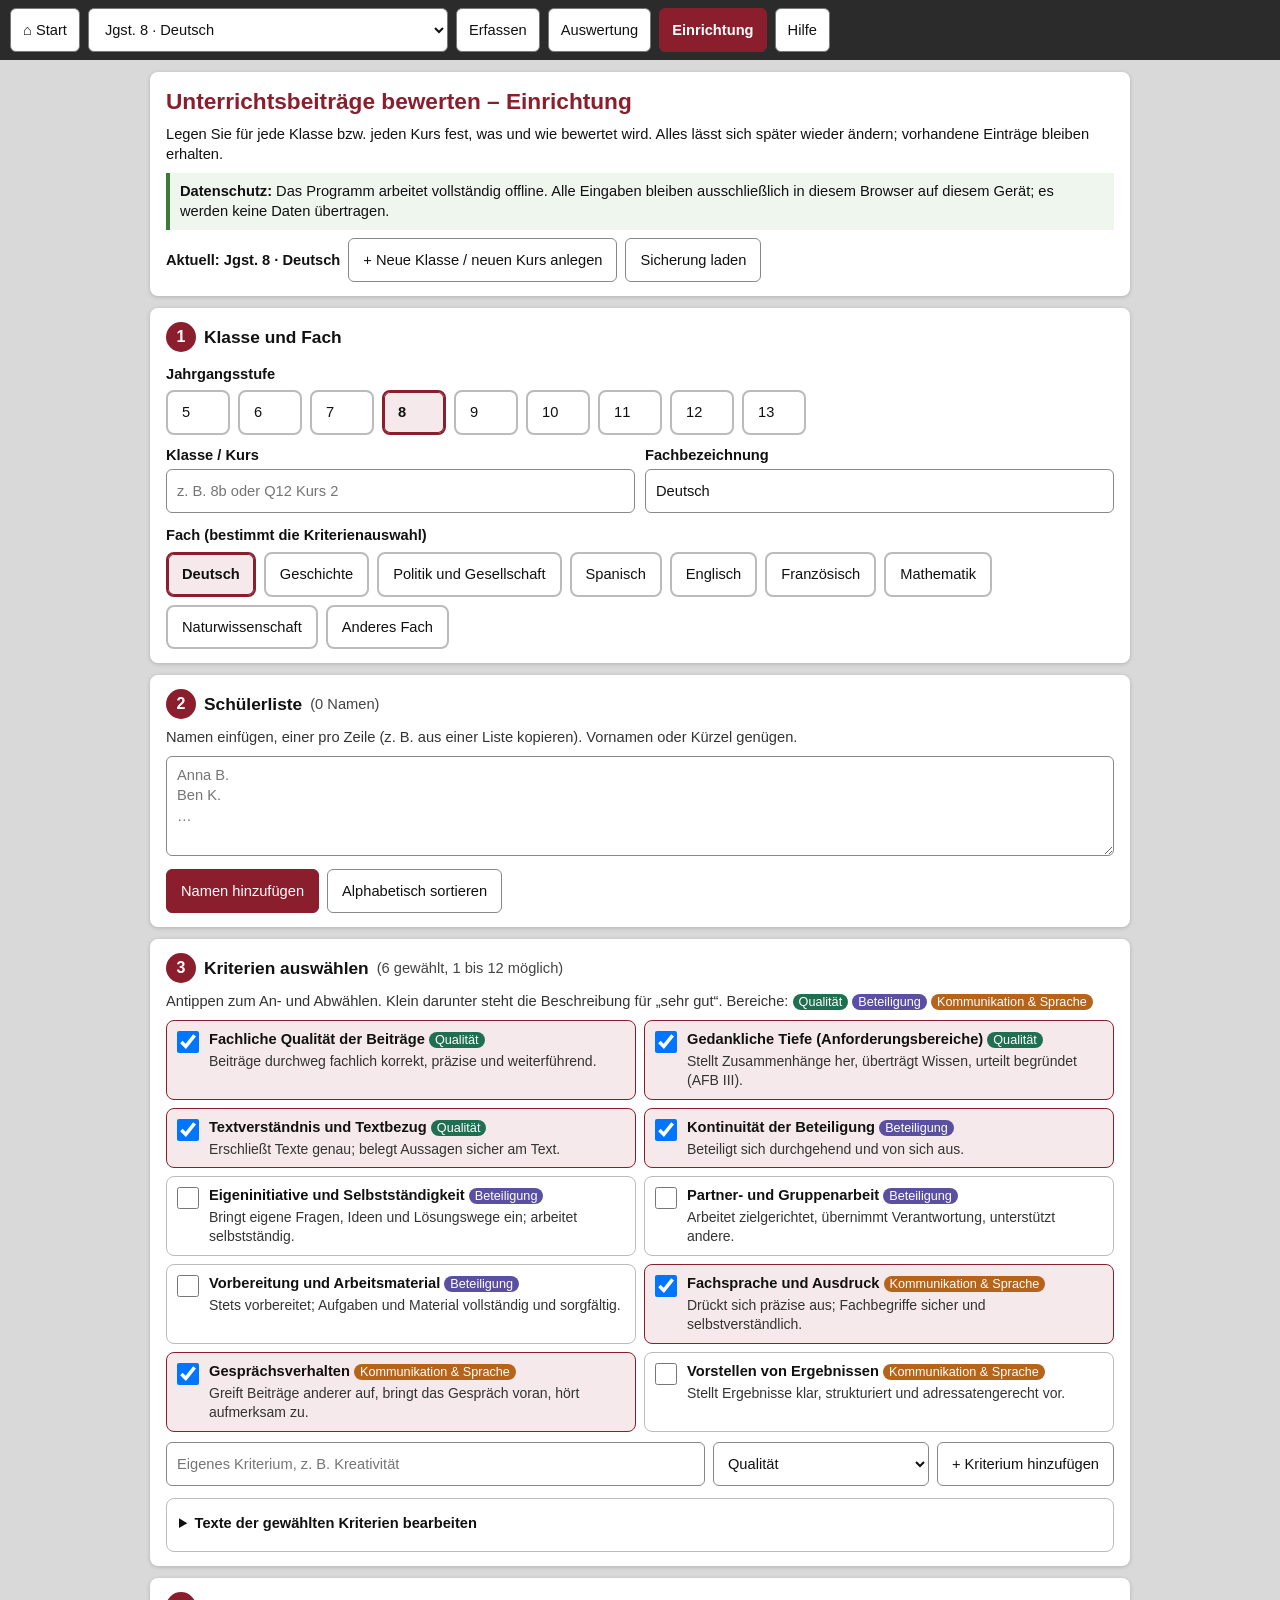
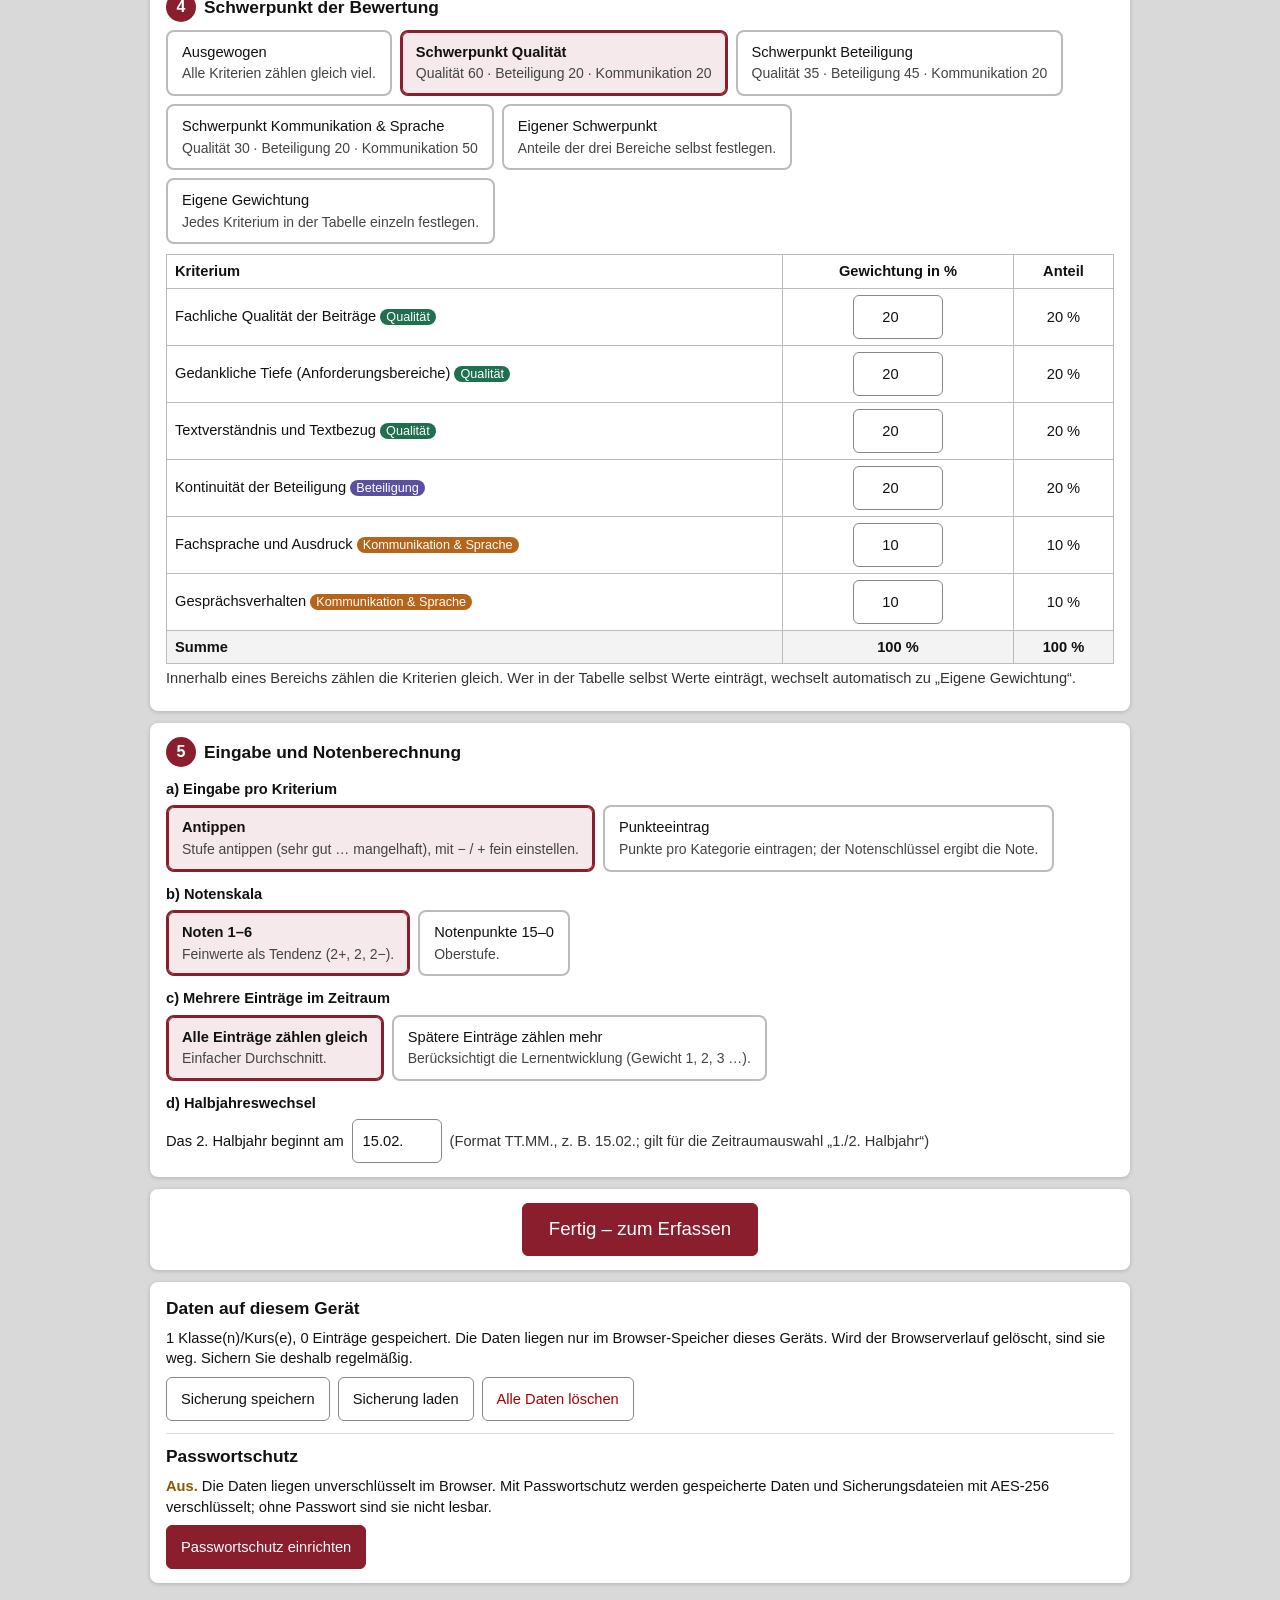
<file: web-app/unterricht.html>
<!DOCTYPE html>
<html lang="de">
<head>
<meta charset="utf-8">
<meta name="viewport" content="width=device-width, initial-scale=1, viewport-fit=cover">
<meta http-equiv="Content-Security-Policy" content="default-src 'none'; script-src 'unsafe-inline'; style-src 'unsafe-inline'; img-src 'self' data: blob:; worker-src 'self'; manifest-src 'self'; form-action 'none'; base-uri 'none'">
<meta name="referrer" content="no-referrer">
<link rel="manifest" href="manifest.webmanifest">
<meta name="apple-mobile-web-app-capable" content="yes">
<meta name="mobile-web-app-capable" content="yes">
<meta name="apple-mobile-web-app-title" content="Bewertung">
<meta name="apple-mobile-web-app-status-bar-style" content="black">
<meta name="theme-color" content="#2b2b2b">
<link rel="apple-touch-icon" href="apple-touch-icon.png">
<title>Unterrichtsbeiträge – Bewertung</title>
<style>
  .homebtn { display:inline-flex; align-items:center; padding:8px 12px; min-height:44px; border-radius:6px; border:1px solid #777; background:#fff; color:#111; text-decoration:none; }
  body { padding-top:env(safe-area-inset-top); }
  :root { --acc:#8B1E2D; --light:#F6E9EB; --hit:#F3C9CF; --gray:#E9E9E9; --line:#7f7f7f; }
  * { box-sizing:border-box; }
  html, body { margin:0; padding:0; }
  body { font-family:Arial, Helvetica, sans-serif; font-size:11pt; color:#111; background:#d9d9d9; touch-action:manipulation; -webkit-text-size-adjust:100%; }
  button, input, select, textarea { font:inherit; color:#111; }
  button { cursor:pointer; }
  input:focus, select:focus, textarea:focus, button:focus-visible { outline:2px solid #3b82f6; outline-offset:0; }
  [hidden] { display:none !important; }
  .bad { color:#b00000; font-weight:bold; }

  /* ---------- Kopfleiste ---------- */
  .bar { position:sticky; top:0; z-index:20; background:#2b2b2b; color:#fff; padding:8px 10px; display:flex; flex-wrap:wrap; gap:8px; align-items:center; }
  .bar select { flex:1 1 200px; max-width:360px; }
  .bar button, .bar select { padding:8px 12px; min-height:44px; border-radius:6px; border:1px solid #777; background:#fff; }
  .bar button.on { background:var(--acc); color:#fff; border-color:var(--acc); font-weight:bold; }
  .bar .sp { flex:1 0 0; }
  button.primary { background:var(--acc) !important; color:#fff !important; border-color:var(--acc) !important; }
  button.danger { color:#a00; }

  .wrap { max-width:1000px; margin:0 auto; padding:12px 10px 60px; }
  .wide { max-width:297mm; }
  .sbox { background:#fff; border-radius:8px; padding:14px 16px; margin-bottom:12px; box-shadow:0 1px 4px rgba(0,0,0,.18); line-height:1.4; }
  .sbox h2 { margin:0 0 6px; color:var(--acc); font-size:17pt; }
  .sbox h3 { margin:0 0 8px; font-size:13pt; display:flex; align-items:center; gap:8px; flex-wrap:wrap; }
  .sbox h3 small { font-weight:normal; color:#444; font-size:11pt; }
  .sbox .no { display:inline-flex; width:30px; height:30px; border-radius:50%; background:var(--acc); color:#fff; align-items:center; justify-content:center; font-size:12pt; flex:none; }
  .sbox p { margin:4px 0 8px; }
  .note { color:#333; }
  .sbox button { padding:8px 14px; min-height:44px; border-radius:6px; border:1px solid #888; background:#fff; }
  .row { display:flex; flex-wrap:wrap; gap:8px; align-items:center; }
  .priv { background:#eef6ee; border-left:4px solid #3c7a3c; padding:8px 10px; }
  .warn { background:#fff3cd; color:#5c4400; border:1px solid #e0c060; max-width:1000px; margin:10px auto 0; padding:10px 14px; border-radius:6px; }
  .chips { display:flex; flex-wrap:wrap; gap:8px; }
  .chip { text-align:left; border:2px solid #bbb !important; background:#fff; border-radius:8px !important; padding:10px 14px !important; min-width:64px; }
  .chip small { display:block; color:#444; font-size:10.5pt; margin-top:2px; }
  .chip.on { border-color:var(--acc) !important; background:var(--light) !important; box-shadow:inset 0 0 0 1px var(--acc); font-weight:bold; }
  .chip.on small { font-weight:normal; }
  .lbl { font-weight:bold; margin:12px 0 6px !important; }
  .row2 { display:grid; grid-template-columns:1fr 1fr; gap:10px; }
  .row2 label, .stack label { display:flex; flex-direction:column; gap:4px; font-weight:bold; }
  .sbox input[type=text], .sbox input[type=number], .sbox input[type=date], .sbox select, .sbox textarea { padding:8px 10px; min-height:44px; border:1px solid #888; border-radius:6px; font-weight:normal; background:#fff; }
  .clist { display:grid; grid-template-columns:1fr 1fr; gap:8px; }
  .ckrow { display:flex; gap:6px; align-items:stretch; }
  .ck { flex:1; display:flex; gap:10px; align-items:flex-start; border:1px solid #bbb; border-radius:8px; padding:8px 10px; cursor:pointer; }
  .ck.on { border-color:var(--acc); background:var(--light); }
  .ck.off { opacity:.55; }
  .ck input { width:22px; height:22px; margin:2px 0 0; flex:none; }
  .ck small { display:block; color:#333; font-size:10.5pt; margin-top:2px; }
  .tag { font-style:normal; font-size:9.5pt; padding:1px 6px; border-radius:10px; color:#fff; white-space:nowrap; }
  .tQ { background:#1F6F50; } .tB { background:#5A4FA0; } .tK { background:#B5641A; }
  .mini { min-height:auto !important; padding:4px 8px !important; font-size:10pt; color:#a00; }
  .addc { display:flex; flex-wrap:wrap; gap:8px; margin-top:10px; }
  .addc input { flex:1 1 220px; }
  table.wt { border-collapse:collapse; width:100%; margin-top:10px; }
  table.wt th, table.wt td { border:1px solid #bbb; padding:6px 8px; text-align:left; }
  table.wt .c { text-align:center; }
  table.wt input { width:90px; text-align:center; }
  table.wt tr.wsr td { font-weight:bold; background:#f3f3f3; }
  .keys { display:flex; flex-wrap:wrap; gap:8px 14px; align-items:center; margin:8px 0; }
  .keys label { display:flex; gap:6px; align-items:center; }
  .keys input { width:84px; text-align:center; }
  .ktw { overflow-x:auto; margin-top:8px; }
  table.kt { border-collapse:collapse; }
  table.kt th, table.kt td { border:1px solid #bbb; padding:4px 10px; text-align:center; }
  table.kt th { background:#f3f3f3; }
  .grpin { display:flex; flex-wrap:wrap; gap:8px 16px; margin-top:10px; align-items:center; }
  .grpin label { display:flex; gap:6px; align-items:center; font-weight:bold; }
  .grpin input { width:80px; text-align:center; }
  .inl { display:flex; gap:8px; align-items:center; margin:8px 0; }
  .inl input[type=checkbox] { width:22px; height:22px; }
  details.txed { margin-top:12px; border:1px solid #bbb; border-radius:8px; padding:8px 12px; }
  details.txed summary { cursor:pointer; font-weight:bold; min-height:36px; padding-top:6px; }
  .txc { border-top:1px solid #ddd; padding:10px 0; display:grid; gap:6px; }
  .txc label { display:flex; flex-direction:column; gap:2px; font-weight:bold; font-size:10.5pt; }
  .txc input, .txc textarea { font-weight:normal; padding:6px 8px; border:1px solid #888; border-radius:6px; font-size:11pt; }
  .txc textarea { resize:vertical; min-height:44px; }
  .txc button { justify-self:start; }
  .slm { display:grid; grid-template-columns:1fr 1fr; gap:6px 10px; margin-top:10px; }
  .slm .si { display:flex; gap:6px; align-items:center; }
  .slm .si span { min-width:26px; text-align:right; color:#555; }
  .slm .si input { flex:1; min-width:0; }
  .done { text-align:center; }
  .big { font-size:14pt; padding:12px 26px !important; min-height:52px !important; }

  /* ---------- Erfassen ---------- */
  .erfhead { display:flex; flex-wrap:wrap; gap:10px; align-items:center; }
  .erfhead label { display:flex; gap:8px; align-items:center; font-weight:bold; }
  .slist { display:flex; flex-direction:column; gap:6px; }
  .stu { background:#fff; border-radius:8px; box-shadow:0 1px 3px rgba(0,0,0,.18); overflow:hidden; }
  .stu.open { box-shadow:0 0 0 2px var(--acc), 0 2px 8px rgba(0,0,0,.25); }
  .sh { display:flex; gap:10px; align-items:center; width:100%; border:none; background:#fff; text-align:left; padding:10px 12px; min-height:52px; }
  .stu.open .sh { background:var(--light); }
  .sh .nm { font-weight:bold; flex:0 1 auto; min-width:120px; }
  .sh .chs { flex:1; display:flex; flex-wrap:wrap; gap:4px; color:#333; font-size:10.5pt; }
  .sh .chs span { background:#f0f0f0; border-radius:10px; padding:1px 8px; }
  .sh .chs span.abs { background:#ffe2e2; color:#900; }
  .sh .cnt { flex:none; font-size:10.5pt; color:#444; background:#eee; border-radius:12px; padding:2px 9px; }
  .sh .cnt.zero { background:#fff0c2; color:#6a5200; }
  .ed { padding:6px 12px 12px; border-top:1px solid #ddd; }
  .er { padding:8px 0; border-bottom:1px solid #eee; }
  .et { display:flex; flex-wrap:wrap; gap:8px; align-items:center; margin-bottom:6px; }
  .et b { flex:1 1 200px; }
  .et .ev { font-size:15pt; color:var(--acc); font-weight:bold; min-width:34px; text-align:center; }
  .st { width:44px; height:44px; font-size:16pt; line-height:1; border:1px solid #888; border-radius:6px; background:#fff; padding:0; }
  .st:disabled { opacity:.3; cursor:default; }
  .lvs { display:grid; grid-template-columns:repeat(5, minmax(0, 1fr)); gap:6px; }
  .lvb { border:1px solid #aaa; border-radius:8px; background:#fff; min-height:52px; padding:4px 2px; text-align:center; font-weight:bold; font-size:13pt; -webkit-tap-highlight-color:transparent; }
  .lvb small { display:block; font-weight:normal; font-size:9.5pt; color:#444; overflow-wrap:anywhere; hyphens:auto; }
  .lvb.on { background:var(--hit); border-color:var(--acc); box-shadow:inset 0 0 0 2px var(--acc); }
  .desc { font-size:10.5pt; color:#333; margin-top:4px; min-height:1em; }
  .pin { display:flex; gap:8px; align-items:center; }
  .pin input { width:90px; min-height:44px; text-align:center; font-size:14pt; border:1px solid #888; border-radius:6px; }
  .eact { display:flex; flex-wrap:wrap; gap:8px; align-items:center; margin-top:10px; }
  .eact button { min-height:44px; padding:8px 14px; border-radius:6px; border:1px solid #888; background:#fff; }
  .eact button.on { background:#ffe2e2; border-color:#900; color:#900; font-weight:bold; }
  .eact input { flex:1 1 220px; min-height:44px; padding:8px 10px; border:1px solid #888; border-radius:6px; }
  .absnote { color:#900; font-weight:bold; margin:6px 0; }

  /* ---------- Auswertung ---------- */
  .tw { overflow-x:auto; }
  table.ovt { border-collapse:collapse; width:100%; }
  table.ovt th, table.ovt td { border:1px solid var(--line); padding:5px 7px; text-align:center; font-size:11pt; }
  table.ovt th { background:var(--gray); -webkit-print-color-adjust:exact; print-color-adjust:exact; }
  table.ovt td.l { text-align:left; }
  table.ovt tr[data-sid] { cursor:pointer; }
  table.ovt tr[data-sid]:hover td { background:#f6f6f6; }
  table.ovt td.few { background:#fff0c2; -webkit-print-color-adjust:exact; print-color-adjust:exact; }
  .res { display:flex; flex-wrap:wrap; gap:8px 24px; background:var(--light); border:1px solid var(--line); padding:8px 12px; margin:8px 0; -webkit-print-color-adjust:exact; print-color-adjust:exact; }
  .res b.big2 { font-size:15pt; color:var(--acc); }
  .legend { font-size:11pt; color:#222; margin-top:6px; }

  /* ---------- Druck ---------- */
  #print { display:none; }
  .pg h1 { font-size:15pt; color:var(--acc); margin:0 0 2mm; }
  .pg .sub { margin:0 0 3mm; }
  table.raster { border-collapse:collapse; width:100%; table-layout:fixed; }
  table.raster th, table.raster td { border:1px solid var(--line); padding:1.2mm 1.6mm; vertical-align:top; line-height:1.18; font-size:11pt; }
  table.raster th { background:var(--gray); -webkit-print-color-adjust:exact; print-color-adjust:exact; }
  table.raster td.cn { background:var(--light); font-weight:bold; -webkit-print-color-adjust:exact; print-color-adjust:exact; }
  table.blank { border-collapse:collapse; width:100%; }
  table.blank th, table.blank td { border:1px solid var(--line); padding:1mm 2mm; font-size:11pt; height:8.5mm; }
  table.blank th { background:var(--gray); height:auto; -webkit-print-color-adjust:exact; print-color-adjust:exact; }

  @media screen and (max-width: 760px) {
    body { font-size:12pt; }
    .bar { gap:6px; padding:6px; }
    .bar select { flex-basis:100%; }
    .bar button { flex:1 1 0; padding:8px 4px; }
    .row2, .clist, .slm { grid-template-columns:1fr; }
    .sbox input[type=text], .sbox input[type=number], .sbox input[type=date], .sbox select, .sbox textarea, .eact input, .pin input { font-size:16px; }
    .wrap { padding:8px 6px 60px; }
    .sh .nm { min-width:0; flex-basis:100%; }
    .sh { flex-wrap:wrap; }
    .lvb { font-size:12pt; }
  }

  @page { size:A4 landscape; margin:0; }
  @media print {
    body { background:#fff; }
    body > * { display:none !important; }
    body > #print { display:block !important; }
    .pg { width:297mm; min-height:209mm; padding:8mm 10mm; break-after:page; page-break-after:always; }
    .pg:last-child { break-after:auto; page-break-after:auto; }
    table.ovt tr[data-sid]:hover td { background:transparent; }
    thead { display:table-header-group; }
    tr { break-inside:avoid; page-break-inside:avoid; }
    table.raster.fill { height:160mm; }
  }
  /* ---------- Passwortschutz ---------- */
  .lockov { position:fixed; top:0; left:0; right:0; bottom:0; z-index:100; background:rgba(30,30,30,.94); display:flex; align-items:center; justify-content:center; padding:16px; }
  .lockbox { background:#fff; border-radius:10px; padding:18px 20px; max-width:460px; width:100%; box-shadow:0 4px 20px rgba(0,0,0,.4); line-height:1.4; }
  .lockbox h2 { margin:0 0 8px; font-size:15pt; color:var(--acc); }
  .lockbox p { margin:4px 0 8px; }
  .lockbox input.pw { width:100%; min-height:46px; font-size:16px; padding:8px 10px; border:1px solid #888; border-radius:6px; margin:6px 0; }
  .lockbox .show { display:flex; gap:8px; align-items:center; margin:4px 0; }
  .lockbox .show input { width:20px; height:20px; margin:0; }
  .lockbox .err { color:#b00000; font-weight:bold; min-height:1.3em; }
  .lockbox .btns { display:flex; flex-wrap:wrap; gap:8px; margin-top:10px; }
  .lockbox button { min-height:44px; padding:8px 16px; border-radius:6px; border:1px solid #888; background:#fff; }
  .lockbox .forgot { margin-top:16px; border-top:1px solid #ddd; padding-top:10px; }
  .secbox { margin-top:12px; border-top:1px solid #ddd; padding-top:10px; }
  .secbox .row, .secrow { display:flex; flex-wrap:wrap; gap:8px; align-items:center; }
  .secon { color:#1e6b2e; font-weight:bold; }
  .secoff { color:#8a5a00; font-weight:bold; }
  @media print { .lockov { display:none !important; } }
</style>
</head>
<body data-view="setup">

<div class="bar" id="bar">
  <a class="homebtn" href="index.html">⌂ Start</a>
  <select id="csel" aria-label="Klasse / Kurs wählen"></select>
  <button data-view="erf">Erfassen</button>
  <button data-view="ausw">Auswertung</button>
  <button data-view="setup">Einrichtung</button>
  <button id="helpbtn">Hilfe</button>
  <button id="lockbtn" hidden>Sperren</button>
</div>
<input type="file" id="file" accept="application/json,.json" style="display:none">
<div class="warn" id="warn" hidden>Achtung: Dieser Browser erlaubt hier kein Speichern (z. B. privates Fenster oder eingeschränkte Datei-Ansicht). Die Eingaben gehen beim Schließen verloren. Bitte regelmäßig „Sicherung speichern“ benutzen oder die Datei direkt in Chrome, Edge, Firefox oder Safari öffnen.</div>

<div class="wrap" id="help" hidden><div class="sbox">
  <h3>So funktioniert es</h3>
  <ol>
    <li><b>Einrichtung:</b> Jahrgangsstufe, Klasse und Fach wählen, Schülerliste einfügen (ein Name pro Zeile), Kriterien, Schwerpunkt und Notenberechnung festlegen. Weitere Klassen/Kurse legen Sie über „Neue Klasse / neuen Kurs anlegen“ an und wechseln oben in der Auswahlliste.</li>
    <li><b>Erfassen:</b> Datum wählen (Standard: heute), Namen antippen, pro Kriterium die Stufe antippen oder Punkte eintragen. „fehlt“ markiert Abwesenheit, das Feld „Bemerkung“ hält Beobachtungen fest. „Nächste/r“ springt weiter. Gelb markierte Zahlen zeigen Schüler/innen ohne Eintrag im gewählten Zeitraum.</li>
    <li><b>Auswertung:</b> Zeitraum wählen (Tag, Woche, Halbjahr, Schuljahr oder frei). Die Note wird aus allen Einträgen des Zeitraums berechnet. Zeile antippen öffnet den Einzelbericht.</li>
    <li><b>Drucken / PDF:</b> Im Druckfenster „Als PDF speichern“ oder Drucker wählen, A4 quer, Ränder „Keine“, „Hintergrundgrafiken“ einschalten. Es gibt außerdem eine leere Beobachtungsliste und das Kriterienraster für die Klasse.</li>
  </ol>
  <h3>Datenschutz</h3>
  <p>Das Programm arbeitet vollständig offline und ist technisch so gesperrt, dass es keine Verbindung ins Internet aufbauen kann. Alle Eingaben bleiben im Browser dieses Geräts. Für die Erfassung genügen Vornamen oder Kürzel. Sicherungs- und CSV-Dateien wie Notenlisten behandeln (nur dienstliche oder verschlüsselte Geräte). Am Schuljahresende über „Einrichtung“ → „Alle Daten löschen“ entfernen. <b>Empfehlung:</b> Unter „Einrichtung“ → „Daten auf diesem Gerät“ einen Passwortschutz einrichten. Dann sind gespeicherte Daten und Sicherungsdateien mit AES-256 verschlüsselt und ohne Passwort nicht lesbar – auch nicht für andere Dateien oder Programme auf dem Gerät. Ein vergessenes Passwort kann niemand wiederherstellen.</p>
</div></div>

<main class="wrap" id="setup"></main>
<main class="wrap" id="erf" hidden></main>
<main class="wrap wide" id="ausw" hidden></main>
<main class="wrap wide" id="einzel" hidden></main>
<div id="print"></div>

<script>
(function () {
  'use strict';

  /* ================= Passwortschutz (AES-GCM 256, Schlüssel per PBKDF2-SHA-256) ================= */
  var SEC = (function () {
    var ITER = 400000, key = null, salt = null, iter = ITER, auto = 15, chain = Promise.resolve(), queued = null;
    function b64(buf) { var s = '', a = new Uint8Array(buf); for (var i = 0; i < a.length; i++) s += String.fromCharCode(a[i]); return btoa(s); }
    function unb64(s) { var b = atob(s), a = new Uint8Array(b.length); for (var i = 0; i < b.length; i++) a[i] = b.charCodeAt(i); return a; }
    function ok() {
      try { return !!(window.crypto && window.crypto.subtle && window.TextEncoder && window.TextDecoder && window.Promise && window.isSecureContext !== false); } catch (e) { return false; }
    }
    function derive(pw, s, it) {
      return crypto.subtle.importKey('raw', new TextEncoder().encode(pw), 'PBKDF2', false, ['deriveKey']).then(function (k) {
        return crypto.subtle.deriveKey({ name:'PBKDF2', salt:s, iterations:it, hash:'SHA-256' }, k, { name:'AES-GCM', length:256 }, false, ['encrypt', 'decrypt']);
      });
    }
    function seal(text, k, s, it) {
      var iv = crypto.getRandomValues(new Uint8Array(12));
      return crypto.subtle.encrypt({ name:'AES-GCM', iv:iv }, k, new TextEncoder().encode(text)).then(function (ct) {
        return JSON.stringify({ enc:'AES-GCM', kdf:'PBKDF2-SHA256', iter:it, salt:b64(s), iv:b64(iv), ct:b64(ct), autolock:auto });
      });
    }
    function isEnv(o) { return !!(o && o.enc === 'AES-GCM' && typeof o.ct === 'string' && typeof o.iv === 'string' && typeof o.salt === 'string'); }
    function tryEnv(env, pw) {
      var s = unb64(env.salt), it = Math.max(1000, env.iter | 0);
      return derive(pw, s, it).then(function (k) {
        return crypto.subtle.decrypt({ name:'AES-GCM', iv:unb64(env.iv) }, k, unb64(env.ct)).then(function (pt) {
          return { txt:new TextDecoder().decode(pt), k:k, s:s, it:it, auto:(env.autolock >= 0 ? env.autolock | 0 : 15) };
        });
      });
    }
    function adopt(r) { key = r.k; salt = r.s; iter = r.it; auto = r.auto; }
    function setPassword(pw) {
      var s = crypto.getRandomValues(new Uint8Array(16));
      return derive(pw, s, ITER).then(function (k) { key = k; salt = s; iter = ITER; });
    }
    function write(storeKey, text) {
      queued = text;
      chain = chain.then(function () {
        if (queued === null) return;
        var t = queued; queued = null;
        if (!key) { try { localStorage.setItem(storeKey, t); } catch (e) {} return; }
        return seal(t, key, salt, iter).then(function (env) { try { localStorage.setItem(storeKey, env); } catch (e) {} });
      }).catch(function () {});
      return chain;
    }
    function wipe(storeKey) {
      queued = null; key = null; salt = null;
      chain = chain.then(function () { try { localStorage.removeItem(storeKey); } catch (e) {} });
      return chain;
    }
    return {
      ok:ok, isEnv:isEnv, tryEnv:tryEnv, adopt:adopt, setPassword:setPassword, write:write, wipe:wipe,
      clear:function () { key = null; salt = null; },
      on:function () { return !!key; },
      auto:function () { return auto; }, setAuto:function (m) { auto = Math.max(0, m | 0); },
      sealNow:function (text) { return seal(text, key, salt, iter); }
    };
  })();

  function pwDialog(o) {
    return new Promise(function (resolve) {
      var ov = document.createElement('div'); ov.className = 'lockov';
      ov.innerHTML = '<div class="lockbox" role="dialog" aria-modal="true"><h2></h2><p class="t"></p>' +
        '<input type="password" class="pw p1" autocomplete="' + (o.twice ? 'new-password' : 'current-password') + '" placeholder="Passwort" aria-label="Passwort">' +
        (o.twice ? '<input type="password" class="pw p2" autocomplete="new-password" placeholder="Passwort wiederholen" aria-label="Passwort wiederholen">' : '') +
        '<label class="show"><input type="checkbox" class="sh"> Passwort anzeigen</label><div class="err" role="alert"></div>' +
        '<div class="btns"><button type="button" class="primary ok"></button>' + (o.cancel ? '<button type="button" class="cn">Abbrechen</button>' : '') + '</div>' +
        (o.onForgot ? '<div class="forgot"><button type="button" class="danger fg">Passwort vergessen – alle Daten löschen</button></div>' : '') + '</div>';
      ov.querySelector('h2').textContent = o.title;
      ov.querySelector('.t').textContent = o.text || '';
      var okb = ov.querySelector('.ok'), p1 = ov.querySelector('.p1'), p2 = ov.querySelector('.p2'), err = ov.querySelector('.err');
      okb.textContent = o.okText || 'OK';
      document.body.appendChild(ov);
      setTimeout(function () { try { p1.focus(); } catch (e) {} }, 30);
      function done(v) { if (ov.parentNode) ov.parentNode.removeChild(ov); resolve(v); }
      function go() {
        var a = p1.value;
        if (o.twice) {
          if (a.length < 8) { err.textContent = 'Bitte mindestens 8 Zeichen verwenden.'; return; }
          if (a !== p2.value) { err.textContent = 'Die beiden Eingaben stimmen nicht überein.'; return; }
        } else if (!a) { err.textContent = 'Bitte das Passwort eingeben.'; return; }
        if (!o.check) { done(a); return; }
        okb.disabled = true; err.textContent = 'Wird geprüft …';
        o.check(a).then(function (r) {
          if (r === true) { done(a); return; }
          okb.disabled = false; err.textContent = r || 'Falsches Passwort.'; p1.select();
        });
      }
      okb.addEventListener('click', go);
      ov.addEventListener('keydown', function (e) {
        if (e.key === 'Enter') { e.preventDefault(); if (p2 && document.activeElement === p1) p2.focus(); else go(); }
        if (e.key === 'Escape' && o.cancel) done(null);
      });
      ov.querySelector('.sh').addEventListener('change', function (e) {
        var t = e.target.checked ? 'text' : 'password'; p1.type = t; if (p2) p2.type = t;
      });
      if (o.cancel) ov.querySelector('.cn').addEventListener('click', function () { done(null); });
      if (o.onForgot) ov.querySelector('.fg').addEventListener('click', function () { o.onForgot(); });
    });
  }
  function verifyPw(pw) {
    var env = null;
    try { env = JSON.parse(localStorage.getItem(KEY)); } catch (e) {}
    if (!SEC.isEnv(env)) return Promise.resolve('Gespeicherte Daten nicht gefunden.');
    return SEC.tryEnv(env, pw).then(function () { return true; }, function () { return 'Falsches Passwort.'; });
  }
  function lockNow() { flush().then(function () { location.reload(); }); }
  function updLockBtn() { var b = document.getElementById('lockbtn'); if (b) b.hidden = !SEC.on(); }
  function secHTML() {
    var h = '<div class="secbox"><h3>Passwortschutz</h3>';
    if (!canStore) return h + '<p class="note">Nicht verfügbar, weil dieser Browser hier nichts speichert.</p></div>';
    if (!SEC.ok()) return h + '<p class="bad">Dieser Browser unterstützt keine Verschlüsselung. Bitte einen aktuellen Browser (Chrome, Edge, Firefox, Safari) verwenden.</p></div>';
    if (!SEC.on()) {
      return h + '<p><span class="secoff">Aus.</span> Die Daten liegen unverschlüsselt im Browser. Mit Passwortschutz werden gespeicherte Daten und Sicherungsdateien mit AES-256 verschlüsselt; ohne Passwort sind sie nicht lesbar.</p>' +
        '<div class="secrow"><button type="button" class="primary" data-a="pwset">Passwortschutz einrichten</button></div></div>';
    }
    var opts = [[0, 'nie'], [5, 'nach 5 Minuten'], [15, 'nach 15 Minuten'], [30, 'nach 30 Minuten'], [60, 'nach 60 Minuten']];
    return h + '<p><span class="secon">Aktiv (AES-256).</span> Gespeicherte Daten und Sicherungsdateien sind verschlüsselt. CSV-Tabellen und PDF-Ausdrucke sind <b>nicht</b> verschlüsselt.</p>' +
      '<div class="secrow"><label class="secrow">Automatisch sperren <select data-a="autolock">' +
      opts.map(function (x) { return '<option value="' + x[0] + '"' + (x[0] === SEC.auto() ? ' selected' : '') + '>' + x[1] + '</option>'; }).join('') + '</select></label>' +
      '<button type="button" data-a="pwlock">Jetzt sperren</button><button type="button" data-a="pwchg">Passwort ändern</button>' +
      '<button type="button" class="danger" data-a="pwdel">Passwortschutz entfernen</button></div></div>';
  }
  function secClick(a) {
    if (a === 'pwset') {
      pwDialog({ title:'Passwortschutz einrichten', twice:true, cancel:true, okText:'Schützen',
        text:'Wählen Sie ein Passwort mit mindestens 8 Zeichen. Wichtig: Ohne dieses Passwort lassen sich die Daten nicht wiederherstellen. Notieren Sie es an einem sicheren Ort.' }).then(function (pw) {
        if (!pw) return;
        SEC.setPassword(pw).then(function () { SEC.setAuto(15); return flush(); }).then(function () {
          updLockBtn(); renderSetup();
          alert('Der Passwortschutz ist aktiv. Bitte jetzt eine neue Sicherung speichern – ältere Sicherungsdateien sind noch unverschlüsselt und sollten gelöscht werden.');
        });
      });
      return true;
    }
    if (a === 'pwchg') {
      pwDialog({ title:'Passwort ändern', text:'Bitte zuerst das bisherige Passwort eingeben.', cancel:true, okText:'Weiter', check:verifyPw }).then(function (old) {
        if (!old) return;
        return pwDialog({ title:'Neues Passwort', twice:true, cancel:true, okText:'Ändern', text:'Neues Passwort mit mindestens 8 Zeichen eingeben.' }).then(function (pw) {
          if (!pw) return;
          return SEC.setPassword(pw).then(flush).then(function () { renderSetup(); alert('Das Passwort wurde geändert. Ältere Sicherungsdateien lassen sich weiterhin nur mit dem alten Passwort öffnen.'); });
        });
      });
      return true;
    }
    if (a === 'pwdel') {
      pwDialog({ title:'Passwortschutz entfernen', text:'Zur Bestätigung das Passwort eingeben. Danach werden die Daten wieder unverschlüsselt gespeichert.', cancel:true, okText:'Entfernen', check:verifyPw }).then(function (pw) {
        if (!pw) return;
        SEC.clear(); flush().then(function () { updLockBtn(); renderSetup(); });
      });
      return true;
    }
    if (a === 'pwlock') { lockNow(); return true; }
    return false;
  }
  var lastAct = Date.now();
  function idleCheck() { if (SEC.on() && SEC.auto() > 0 && Date.now() - lastAct > SEC.auto() * 60000) lockNow(); }
  ['pointerdown', 'keydown', 'input', 'touchstart', 'wheel'].forEach(function (ev) { document.addEventListener(ev, function () { lastAct = Date.now(); }, true); });
  setInterval(idleCheck, 15000);
  document.addEventListener('visibilitychange', function () { if (document.visibilityState === 'visible') idleCheck(); });
  function unlockScreen(env, onData) {
    if (!SEC.ok()) {
      document.body.innerHTML = '<div style="max-width:600px;margin:40px auto;background:#fff;padding:20px;border-radius:8px;font:12pt Arial">Die gespeicherten Daten sind verschlüsselt, aber dieser Browser unterstützt die Entschlüsselung nicht. Bitte die Datei in einem aktuellen Chrome, Edge, Firefox oder Safari öffnen.</div>';
      return;
    }
    pwDialog({ title:'Gesperrt', okText:'Entsperren', text:'Die Daten auf diesem Gerät sind mit einem Passwort geschützt.',
      check:function (pw) {
        return SEC.tryEnv(env, pw).then(function (r) {
          var o = null; try { o = JSON.parse(r.txt); } catch (e) {}
          SEC.adopt(r); onData(o); return true;
        }, function () { return 'Falsches Passwort.'; });
      },
      onForgot:function () {
        if (!confirm('Ohne Passwort lassen sich die Daten nicht entschlüsseln. Alle Daten auf diesem Gerät endgültig löschen?')) return;
        if (!confirm('Wirklich löschen? Danach können Sie eine (unverschlüsselte oder verschlüsselte) Sicherung neu laden.')) return;
        SEC.wipe(KEY).then(function () { location.reload(); });
      } });
  }
  function readBackup(text, onObj) {
    var o = null;
    try { o = JSON.parse(text); } catch (e) {}
    if (!o) { alert('Die Datei konnte nicht gelesen werden.'); return; }
    if (!SEC.isEnv(o)) { onObj(o, null); return; }
    if (!SEC.ok()) { alert('Diese Sicherung ist verschlüsselt, der Browser unterstützt aber keine Entschlüsselung.'); return; }
    var found = null;
    pwDialog({ title:'Sicherung entschlüsseln', cancel:true, okText:'Öffnen', text:'Diese Sicherung ist verschlüsselt. Bitte das Passwort eingeben, mit dem sie erstellt wurde.',
      check:function (pw) { return SEC.tryEnv(o, pw).then(function (r) { found = r; return true; }, function () { return 'Falsches Passwort.'; }); } }).then(function (pw) {
      if (!pw || !found) return;
      var obj = null; try { obj = JSON.parse(found.txt); } catch (e) {}
      if (!obj) { alert('Die Sicherung ist beschädigt.'); return; }
      onObj(obj, found);
    });
  }
  function exportBackup(name, text) {
    if (SEC.on()) SEC.sealNow(text).then(function (env) { download(name.replace(/\.json$/, '_verschluesselt.json'), env, 'application/json'); });
    else download(name, text, 'application/json');
  }

  /* ================= Kataloge ================= */
  var MAX = 12, MIN = 1;
  var LV_NAMES = ['sehr gut', 'gut', 'befriedigend', 'ausreichend', 'mangelhaft / ungenügend'];
  var NP_LV = [ { lo:13, hi:15, def:14 }, { lo:10, hi:12, def:11 }, { lo:7, hi:9, def:8 }, { lo:4, hi:6, def:5 }, { lo:0, hi:3, def:2 } ];
  var ABI = [0, 20, 27, 33, 40, 45, 50, 55, 60, 65, 70, 75, 80, 85, 90, 95];
  var TEND = ['6', '5−', '5', '5+', '4−', '4', '4+', '3−', '3', '3+', '2−', '2', '2+', '1−', '1', '1+'];
  var KEYS = [
    { id:'abi',   n:'Abiturschlüssel', t:'KMK-Schlüssel der Oberstufe: 4 ab 40 %, 5 ab 20 %.' },
    { id:'knick', n:'Mit Knick',       t:'Grenzen 4/5 und 5/6 in Prozent festlegen; darüber gleichmäßig.' },
    { id:'ind',   n:'Individuell',     t:'Jede Grenze selbst eintragen.' }
  ];
  var GROUPS = { Q:'Qualität', B:'Beteiligung', K:'Kommunikation & Sprache' };
  var GENERIC = [
    'Anforderungen in besonderem Maße erfüllt.',
    'Anforderungen voll erfüllt.',
    'Anforderungen im Allgemeinen erfüllt.',
    'Anforderungen mit Mängeln, im Ganzen aber noch erfüllt.',
    'Anforderungen nicht oder nur in Ansätzen erfüllt.' ];

  var C = {
    qual: { n:'Fachliche Qualität der Beiträge', s:'Qualität', g:'Q', d:[
      'Beiträge durchweg fachlich korrekt, präzise und weiterführend.',
      'Beiträge überwiegend korrekt und sachdienlich.',
      'Beiträge im Wesentlichen korrekt, teils ungenau.',
      'Beiträge häufig ungenau oder lückenhaft.',
      'Beiträge überwiegend falsch oder ohne Sachbezug.' ] },
    tiefe: { n:'Gedankliche Tiefe (Anforderungsbereiche)', s:'Tiefe', g:'Q', d:[
      'Stellt Zusammenhänge her, überträgt Wissen, urteilt begründet (AFB III).',
      'Erklärt und wendet Wissen auf neue Beispiele an (AFB II).',
      'Gibt Gelerntes richtig wieder, Ansätze von Erklärungen (AFB I–II).',
      'Überwiegend reine Wiedergabe, oft nur auf Nachfrage.',
      'Grundwissen kaum vorhanden.' ] },
    kont: { n:'Kontinuität der Beteiligung', s:'Beteiligung', g:'B', d:[
      'Beteiligt sich durchgehend und von sich aus.',
      'Beteiligt sich regelmäßig.',
      'Beteiligt sich gelegentlich, teils erst auf Ansprache.',
      'Beteiligt sich selten, meist nur auf Ansprache.',
      'Beteiligt sich praktisch nie.' ] },
    eigen: { n:'Eigeninitiative und Selbstständigkeit', s:'Initiative', g:'B', d:[
      'Bringt eigene Fragen, Ideen und Lösungswege ein; arbeitet selbstständig.',
      'Zeigt häufig eigene Ideen; arbeitet weitgehend selbstständig.',
      'Gelegentlich eigene Ideen; braucht teils Hilfe.',
      'Selten eigene Ideen; braucht häufig Anleitung.',
      'Keine Eigeninitiative erkennbar.' ] },
    team: { n:'Partner- und Gruppenarbeit', s:'Gruppenarbeit', g:'B', d:[
      'Arbeitet zielgerichtet, übernimmt Verantwortung, unterstützt andere.',
      'Arbeitet engagiert und kooperativ mit.',
      'Arbeitet mit, aber mit wechselndem Einsatz.',
      'Arbeitet wenig mit; lenkt sich oder andere ab.',
      'Beteiligt sich nicht an der gemeinsamen Arbeit.' ] },
    vorb: { n:'Vorbereitung und Arbeitsmaterial', s:'Vorbereitung', g:'B', d:[
      'Stets vorbereitet; Aufgaben und Material vollständig und sorgfältig.',
      'Meist gut vorbereitet; Material vollständig.',
      'Überwiegend vorbereitet; kleinere Lücken.',
      'Häufig unvorbereitet; Material lückenhaft.',
      'Regelmäßig unvorbereitet.' ] },
    fachspr: { n:'Fachsprache und Ausdruck', s:'Fachsprache', g:'K', d:[
      'Drückt sich präzise aus; Fachbegriffe sicher und selbstverständlich.',
      'Klarer Ausdruck; Fachbegriffe überwiegend richtig.',
      'Verständlich; Fachbegriffe teils ungenau.',
      'Oft unpräzise; Fachbegriffe kaum genutzt.',
      'Kaum verständlich; keine Fachbegriffe.' ] },
    gespr: { n:'Gesprächsverhalten', s:'Gespräch', g:'K', d:[
      'Greift Beiträge anderer auf, bringt das Gespräch voran, hört aufmerksam zu.',
      'Bezieht sich häufig auf andere; hält Gesprächsregeln ein.',
      'Bezieht sich gelegentlich auf andere; meist regelgerecht.',
      'Kaum Bezug auf andere; Gesprächsregeln oft nicht beachtet.',
      'Stört das Gespräch oder beteiligt sich nicht.' ] },
    praes: { n:'Vorstellen von Ergebnissen', s:'Ergebnisse', g:'K', d:[
      'Stellt Ergebnisse klar, strukturiert und adressatengerecht vor.',
      'Stellt Ergebnisse verständlich und geordnet vor.',
      'Stellt Ergebnisse vor, teils ungeordnet.',
      'Ergebnisse lückenhaft und schwer nachvollziehbar.',
      'Kann keine Ergebnisse vorstellen.' ] },

    de_text: { n:'Textverständnis und Textbezug', s:'Textbezug', g:'Q', d:[
      'Erschließt Texte genau; belegt Aussagen sicher am Text.',
      'Versteht Texte sicher; belegt meist am Text.',
      'Versteht Texte im Wesentlichen; Belege selten.',
      'Versteht Texte lückenhaft; kaum Textbezug.',
      'Kein Textverständnis erkennbar.' ] },
    ge_quellen: { n:'Umgang mit Quellen und Darstellungen', s:'Quellen', g:'Q', d:[
      'Ordnet Quellen sicher ein (Urheber, Zeit, Absicht) und deutet sie.',
      'Wertet Quellen richtig aus und ordnet sie meist ein.',
      'Entnimmt Quellen Informationen; kaum Einordnung.',
      'Liest Quellen ungenau; Fehldeutungen.',
      'Kein Quellenbezug.' ] },
    ge_urteil: { n:'Historisches Urteilen', s:'Urteil', g:'Q', d:[
      'Unterscheidet Sach- und Werturteil; urteilt begründet und perspektivisch.',
      'Urteilt begründet; berücksichtigt Perspektiven.',
      'Urteilt, Begründung knapp.',
      'Pauschale, unbegründete Urteile.',
      'Kein Urteil.' ] },
    pug_analyse: { n:'Analyse politischer Fragen', s:'Analyse', g:'Q', d:[
      'Benennt Problem, Akteure, Interessen und Lösungen präzise; stellt Bezüge her.',
      'Benennt Akteure und Interessen klar; erklärt Zusammenhänge.',
      'Nennt Akteure; Analyse eher beschreibend.',
      'Analyse oberflächlich, teils falsch.',
      'Keine Analyse.' ] },
    pug_urteil: { n:'Politisches Urteil und Kontroversität', s:'Urteil', g:'Q', d:[
      'Urteilt kriteriengeleitet; berücksichtigt Gegenpositionen fair.',
      'Urteilt begründet; nennt Gegenpositionen.',
      'Urteil vorhanden, eher einseitig.',
      'Pauschale Meinung ohne Begründung.',
      'Kein Urteil.' ] },
    pug_akt: { n:'Aktualitätsbezug', s:'Aktualität', g:'Q', d:[
      'Bringt aktuelle Ereignisse sachkundig ein und verknüpft sie mit dem Thema.',
      'Bringt aktuelle Bezüge passend ein.',
      'Nennt aktuelle Ereignisse, kaum verknüpft.',
      'Aktuelle Bezüge selten und ungenau.',
      'Keine aktuellen Bezüge.' ] },
    fs_ziel: { n:'Gebrauch der Zielsprache', s:'Zielsprache', g:'K', d:[
      'Spricht durchgehend in der Zielsprache, auch spontan.',
      'Spricht überwiegend in der Zielsprache.',
      'Spricht meist in der Zielsprache, wechselt bei Schwierigkeiten.',
      'Wechselt häufig ins Deutsche.',
      'Spricht kaum in der Zielsprache.' ] },
    fs_mittel: { n:'Sprachliche Mittel und Sprachrichtigkeit', s:'Sprachmittel', g:'K', d:[
      'Vielfältiger Wortschatz; Strukturen sicher; Fehler stören nicht.',
      'Angemessener Wortschatz; wenige Fehler.',
      'Einfacher Wortschatz; Fehler, aber verständlich.',
      'Begrenzter Wortschatz; Fehler erschweren das Verständnis.',
      'Kaum verständlich.' ] },
    fs_aussp: { n:'Aussprache und Intonation', s:'Aussprache', g:'K', d:[
      'Durchgehend korrekt; natürliche Betonung und Satzmelodie.',
      'Überwiegend korrekt; Fehler stören nicht.',
      'Wiederkehrende Fehler, aber verständlich.',
      'Häufige Fehler; Verständnis teils erschwert.',
      'Kaum verständlich.' ] },
    fs_gespr: { n:'Gesprächsfähigkeit', s:'Gespräch', g:'K', d:[
      'Reagiert spontan und flüssig; nutzt Strategien (Nachfragen, Umschreiben).',
      'Reagiert meist flüssig; nutzt einfache Strategien.',
      'Reagiert mit Pausen; Strategien selten.',
      'Reagiert stockend, oft nur mit Hilfe.',
      'Kann kaum reagieren.' ] },
    mi_loes: { n:'Lösungswege und Begründen', s:'Lösungswege', g:'Q', d:[
      'Findet eigene Lösungswege und begründet sie schlüssig.',
      'Löst Aufgaben sicher und begründet nachvollziehbar.',
      'Löst Standardaufgaben; Begründungen knapp.',
      'Löst Aufgaben nur mit Hilfe; kaum Begründungen.',
      'Kann Aufgaben auch mit Hilfe nicht lösen.' ] },
    nw_exp: { n:'Experimentieren und Auswerten', s:'Experiment', g:'Q', d:[
      'Plant, führt durch und wertet Versuche selbstständig und sachgerecht aus.',
      'Führt Versuche sicher durch und wertet sie richtig aus.',
      'Führt Versuche nach Anleitung durch; Auswertung lückenhaft.',
      'Braucht viel Hilfe; Auswertung fehlerhaft.',
      'Kann Versuche nicht durchführen oder auswerten.' ] }
  };

  var FS_LIST = ['qual', 'tiefe', 'kont', 'eigen', 'team', 'vorb', 'fs_ziel', 'fs_mittel', 'fs_aussp', 'fs_gespr', 'praes'];
  var FS_DEF = ['qual', 'kont', 'fs_ziel', 'fs_mittel', 'fs_aussp', 'fs_gespr'];
  var SUBJ = {
    de:  { n:'Deutsch', acc:'#8B1E2D', light:'#F6E9EB', hit:'#F3C9CF', preset:'qual',
           list:['qual', 'tiefe', 'de_text', 'kont', 'eigen', 'team', 'vorb', 'fachspr', 'gespr', 'praes'], def:['qual', 'tiefe', 'de_text', 'kont', 'fachspr', 'gespr'] },
    ge:  { n:'Geschichte', acc:'#7A4B1E', light:'#F5EDE4', hit:'#E9CFAF', preset:'qual',
           list:['qual', 'tiefe', 'ge_quellen', 'ge_urteil', 'kont', 'eigen', 'team', 'vorb', 'fachspr', 'gespr', 'praes'], def:['qual', 'tiefe', 'ge_quellen', 'kont', 'fachspr'] },
    pug: { n:'Politik und Gesellschaft', acc:'#1F4E79', light:'#E8F0F8', hit:'#BFD6EC', preset:'qual',
           list:['qual', 'tiefe', 'pug_analyse', 'pug_urteil', 'pug_akt', 'kont', 'eigen', 'team', 'vorb', 'fachspr', 'gespr', 'praes'], def:['qual', 'pug_analyse', 'pug_urteil', 'kont', 'gespr'] },
    es:  { n:'Spanisch', acc:'#B5401A', light:'#FBECE6', hit:'#F4C7B6', preset:'komm', list:FS_LIST, def:FS_DEF },
    en:  { n:'Englisch', acc:'#24496B', light:'#E6EEF6', hit:'#BCD0E6', preset:'komm', list:FS_LIST, def:FS_DEF },
    fr:  { n:'Französisch', acc:'#3B3F8F', light:'#ECECF8', hit:'#C9CAEC', preset:'komm', list:FS_LIST, def:FS_DEF },
    ma:  { n:'Mathematik', acc:'#2F5D3A', light:'#EAF3EC', hit:'#C3E0CA', preset:'qual',
           list:['qual', 'tiefe', 'mi_loes', 'kont', 'eigen', 'team', 'vorb', 'fachspr', 'gespr', 'praes'], def:['qual', 'tiefe', 'mi_loes', 'kont', 'fachspr'] },
    nw:  { n:'Naturwissenschaft', acc:'#1E6B6B', light:'#E4F2F2', hit:'#B8DCDC', preset:'qual',
           list:['qual', 'tiefe', 'mi_loes', 'nw_exp', 'kont', 'eigen', 'team', 'vorb', 'fachspr', 'gespr', 'praes'], def:['qual', 'tiefe', 'nw_exp', 'kont', 'fachspr'] },
    x:   { n:'Anderes Fach', acc:'#555555', light:'#EFEFEF', hit:'#D2D2D2', preset:'qual',
           list:['qual', 'tiefe', 'kont', 'eigen', 'team', 'vorb', 'fachspr', 'gespr', 'praes'], def:['qual', 'tiefe', 'kont', 'fachspr', 'gespr'] }
  };
  var PRESETS = [
    { id:'gleich',  n:'Ausgewogen',                 t:'Alle Kriterien zählen gleich viel.' },
    { id:'qual',    n:'Schwerpunkt Qualität',       t:'Qualität 60 · Beteiligung 20 · Kommunikation 20', g:{ Q:60, B:20, K:20 } },
    { id:'bet',     n:'Schwerpunkt Beteiligung',    t:'Qualität 35 · Beteiligung 45 · Kommunikation 20', g:{ Q:35, B:45, K:20 } },
    { id:'komm',    n:'Schwerpunkt Kommunikation & Sprache', t:'Qualität 30 · Beteiligung 20 · Kommunikation 50', g:{ Q:30, B:20, K:50 } },
    { id:'bereich', n:'Eigener Schwerpunkt',        t:'Anteile der drei Bereiche selbst festlegen.' },
    { id:'eigen',   n:'Eigene Gewichtung',          t:'Jedes Kriterium in der Tabelle einzeln festlegen.' }
  ];
  var TOTALS = [5, 10, 12, 15, 20, 24, 30, 40, 50, 100];
  var STUFEN = ['5', '6', '7', '8', '9', '10', '11', '12', '13'];
  var PERIODS = [
    { id:'hjcur', n:'Aktuelles Halbjahr' }, { id:'hj1', n:'1. Halbjahr' }, { id:'hj2', n:'2. Halbjahr' },
    { id:'sj', n:'Ganzes Schuljahr' }, { id:'4w', n:'Letzte 4 Wochen' }, { id:'week', n:'Diese Woche' },
    { id:'today', n:'Heute' }, { id:'day', n:'Einzelner Tag' }, { id:'custom', n:'Eigener Zeitraum (von – bis)' }, { id:'all', n:'Alle Einträge' }
  ];

  /* ================= Hilfsfunktionen ================= */
  function num(x, d) { var n = parseFloat(String(x).replace(',', '.')); return isNaN(n) ? d : n; }
  function fmt(n, dec) { return Number(n).toLocaleString('de-DE', { minimumFractionDigits: dec || 0, maximumFractionDigits: dec === undefined ? 2 : dec }); }
  function esc(s) { return String(s == null ? '' : s).replace(/[&<>"']/g, function (c) { return { '&':'&amp;', '<':'&lt;', '>':'&gt;', '"':'&quot;', "'":'&#39;' }[c]; }); }
  function sum(a) { var t = 0; for (var i = 0; i < a.length; i++) t += a[i]; return t; }
  function qa(root, sel) { return Array.prototype.slice.call(root.querySelectorAll(sel)); }
  function str(x, max) { return String(x == null ? '' : x).slice(0, max || 2000); }
  function uid(p) { return p + Date.now().toString(36) + Math.floor(Math.random() * 1e6).toString(36); }
  function p2(n) { return ('0' + n).slice(-2); }
  function iso(d) { return d.getFullYear() + '-' + p2(d.getMonth() + 1) + '-' + p2(d.getDate()); }
  function todayISO() { return iso(new Date()); }
  function parseISO(s) { var a = String(s).split('-'); return new Date(+a[0], +a[1] - 1, +a[2]); }
  function addDays(s, n) { var d = parseISO(s); d.setDate(d.getDate() + n); return iso(d); }
  function de(s) { if (!s) return ''; var a = s.split('-'); return a[2] + '.' + a[1] + '.' + a[0]; }
  function isISO(s) { return /^\d{4}-\d{2}-\d{2}$/.test(String(s)); }
  function short(n) { return n.length > 14 ? n.slice(0, 13) + '.' : n; }
  function stepOf(st) { return st.half ? 0.5 : 1; }
  function ceilS(x, st) { return Math.ceil(x / st - 1e-9) * st; }
  function roundS(x, st) { return Math.round(x / st) * st; }
  function p1(x) { return fmt(Math.round(x * 100) / 100); }
  function levelOf(np) { return np >= 13 ? 0 : np >= 10 ? 1 : np >= 7 ? 2 : np >= 4 ? 3 : 4; }

  /* ================= Zustand ================= */
  var KEY = 'unterrichtsbeitraege_v1';
  var canStore = storageOk();
  function storageOk() {
    try { var k = '__t' + Math.random(); localStorage.setItem(k, '1'); localStorage.removeItem(k); return true; } catch (e) { return false; }
  }
  function freshCourse(fach, stufe) {
    fach = SUBJ[fach] ? fach : 'de'; stufe = stufe || '8';
    var c = { id:uid('k'), stufe:stufe, klasse:'', fach:fach, fachName:SUBJ[fach].n, sel:SUBJ[fach].def.slice(), custom:[], texts:{},
              preset:SUBJ[fach].preset, groups:{ Q:50, B:30, K:20 }, weights:{},
              mode:'tap', out: +stufe >= 11 ? 'np' : 'note', total:20, half:true, keyType:'abi', knick:[50, 20],
              indNote:[85, 70, 55, 40, 20], indNP:ABI.slice(1), timeW:'equal', hj:'02-15',
              students:[], entries:[], per:{ p:'hjcur', from:'', to:'' }, date:todayISO() };
    applyPreset(c);
    return c;
  }
  function freshDB() { var c = freshCourse('de', '8'); return { v:1, setup:false, view:'setup', cur:c.id, courses:[c] }; }
  function load() {
    if (!canStore) return null;
    try { var t = localStorage.getItem(KEY); return t ? JSON.parse(t) : null; } catch (e) { return null; }
  }
  function pcts(a, n, d) { return (Array.isArray(a) && a.length === n) ? a.map(function (x) { return Math.max(0, Math.min(100, num(x, 0))); }) : d; }
  function sanitizeCourse(o) {
    if (!o || typeof o !== 'object' || !SUBJ[o.fach]) return null;
    var f = freshCourse(o.fach, STUFEN.indexOf(String(o.stufe)) >= 0 ? String(o.stufe) : '8');
    f.id = str(o.id || f.id, 40); f.klasse = str(o.klasse, 40); f.fachName = str(o.fachName, 40) || SUBJ[o.fach].n;
    f.custom = (Array.isArray(o.custom) ? o.custom : []).filter(function (c) { return c && c.id && c.n; }).slice(0, 20).map(function (c) {
      return { id:str(c.id, 40), n:str(c.n, 60), g:GROUPS[c.g] ? c.g : 'Q' };
    });
    var known = {}; SUBJ[f.fach].list.concat(f.custom.map(function (c) { return c.id; })).forEach(function (id) { known[id] = 1; });
    var sel = (Array.isArray(o.sel) ? o.sel : []).filter(function (id) { return known[id]; }).slice(0, MAX);
    if (sel.length >= MIN) f.sel = sel;
    if (o.texts && typeof o.texts === 'object') for (var tk in o.texts) {
      var tx = o.texts[tk];
      if (known[tk] && tx && typeof tx === 'object') f.texts[tk] = { n:str(tx.n, 80), d:[0, 1, 2, 3, 4].map(function (i) { return str(Array.isArray(tx.d) ? tx.d[i] : '', 200); }) };
    }
    f.preset = PRESETS.some(function (p) { return p.id === o.preset; }) ? o.preset : f.preset;
    if (o.groups && typeof o.groups === 'object') for (var g in GROUPS) f.groups[g] = Math.max(0, num(o.groups[g], f.groups[g]));
    f.mode = o.mode === 'pt' ? 'pt' : 'tap';
    f.out = o.out === 'note' ? 'note' : o.out === 'np' ? 'np' : f.out;
    f.total = Math.max(1, Math.min(1000, Math.round(num(o.total, 20))));
    f.half = o.half !== false;
    f.keyType = (o.keyType === 'knick' || o.keyType === 'ind') ? o.keyType : 'abi';
    f.knick = pcts(o.knick, 2, f.knick); f.indNote = pcts(o.indNote, 5, f.indNote); f.indNP = pcts(o.indNP, 15, f.indNP);
    f.timeW = o.timeW === 'recent' ? 'recent' : 'equal';
    f.hj = /^\d{2}-\d{2}$/.test(String(o.hj)) ? o.hj : '02-15';
    f.weights = {};
    if (o.weights && typeof o.weights === 'object') for (var k in o.weights) if (known[k]) f.weights[k] = Math.max(0, num(o.weights[k], 0));
    f.students = (Array.isArray(o.students) ? o.students : []).slice(0, 200).filter(function (s) { return s && s.id; }).map(function (s) {
      return { id:str(s.id, 40), name:str(s.name, 80) };
    });
    var sids = {}; f.students.forEach(function (s) { sids[s.id] = 1; });
    f.entries = (Array.isArray(o.entries) ? o.entries : []).slice(0, 50000).filter(function (e) { return e && sids[e.sid] && isISO(e.d); }).map(function (e) {
      var r = {};
      if (e.r && typeof e.r === 'object') for (var cid in e.r) { var v = num(e.r[cid], NaN); if (!isNaN(v)) r[str(cid, 40)] = Math.max(0, Math.min(1, v)); }
      return { id:str(e.id || uid('e'), 40), sid:e.sid, d:e.d, r:r, abs:!!e.abs, note:str(e.note, 500) };
    });
    var per = o.per || {};
    f.per = { p: PERIODS.some(function (p) { return p.id === per.p; }) ? per.p : 'hjcur', from: isISO(per.from) ? per.from : '', to: isISO(per.to) ? per.to : '' };
    f.date = isISO(o.date) ? o.date : todayISO();
    var anyW = active(f).some(function (c) { return f.weights[c.id] > 0; });
    if (!anyW) applyPreset(f);
    return f;
  }
  function sanitizeDB(o) {
    if (!o || o.v !== 1 || !Array.isArray(o.courses)) return null;
    var cs = o.courses.slice(0, 60).map(sanitizeCourse).filter(Boolean);
    if (!cs.length) return null;
    var cur = cs.some(function (c) { return c.id === o.cur; }) ? o.cur : cs[0].id;
    return { v:1, setup:!!o.setup, view: ['setup', 'erf', 'ausw'].indexOf(o.view) >= 0 ? o.view : 'erf', cur:cur, courses:cs };
  }

  var DB = null, S = null;
  var els = {}, openSid = null, txOpen = false, einzelSid = null;
  function curCourse() { for (var i = 0; i < DB.courses.length; i++) if (DB.courses[i].id === DB.cur) return DB.courses[i]; DB.cur = DB.courses[0].id; return DB.courses[0]; }

  var tmr = null;
  function flush() { clearTimeout(tmr); tmr = null; if (!canStore || !DB) return Promise.resolve(); return SEC.write(KEY, JSON.stringify(DB)); }
  function save() { if (!canStore || tmr) return; tmr = setTimeout(flush, 250); }
  window.addEventListener('pagehide', flush);
  document.addEventListener('visibilitychange', function () { if (document.visibilityState === 'hidden') flush(); });

  /* ================= Kriterien & Gewichtung ================= */
  function critBase(st, id) {
    if (C[id]) { var c = C[id]; return { id:id, n:c.n, s:c.s, g:c.g, d:c.d }; }
    for (var i = 0; i < st.custom.length; i++) if (st.custom[i].id === id) {
      var u = st.custom[i];
      return { id:u.id, n:u.n, s:short(u.n), g:u.g, d:GENERIC, custom:true };
    }
    return null;
  }
  function critObj(st, id) {
    var b = critBase(st, id), o = b && st.texts[id];
    if (!o) return b;
    var n = (o.n || '').trim();
    return { id:b.id, n:n || b.n, s:n && n !== b.n ? short(n) : b.s, g:b.g, custom:b.custom,
             d:b.d.map(function (x, i) { var t = (o.d[i] || '').trim(); return t || x; }) };
  }
  function catalog(st) {
    st = st || S;
    return SUBJ[st.fach].list.map(function (id) { return critObj(st, id); }).concat(st.custom.map(function (u) { return critObj(st, u.id); }));
  }
  function active(st) { st = st || S; return catalog(st).filter(function (c) { return st.sel.indexOf(c.id) >= 0; }); }
  function W(c) { return S.weights[c.id] || 0; }
  function presetById(id) { for (var i = 0; i < PRESETS.length; i++) if (PRESETS[i].id === id) return PRESETS[i]; return PRESETS[0]; }
  function distribute(sh, total, minOne) {
    var s = sum(sh) || 1;
    var raw = sh.map(function (x) { return x / s * total; });
    var out = raw.map(Math.floor), rest = total - sum(out);
    var idx = raw.map(function (x, i) { return i; }).sort(function (a, b) { return (raw[b] - out[b]) - (raw[a] - out[a]); });
    for (var i = 0; i < rest; i++) out[idx[i % idx.length]]++;
    if (minOne) out.forEach(function (x, i) {
      if (x > 0) return;
      var j = -1; out.forEach(function (y, m) { if (y > 1 && (j < 0 || y > out[j])) j = m; });
      if (j >= 0) { out[j]--; out[i] = 1; }
    });
    return out;
  }
  function applyPreset(st) {
    st = st || S;
    var cs = active(st); if (!cs.length) return;
    var T = st.mode === 'tap' ? 100 : st.total, p = presetById(st.preset), sh;
    if (p.id === 'eigen') {
      var have = cs.map(function (c) { return st.weights[c.id] > 0 ? st.weights[c.id] : 0; });
      var pos = have.filter(function (x) { return x > 0; }), avg = pos.length ? sum(pos) / pos.length : 1;
      sh = have.map(function (x) { return x > 0 ? x : avg; });
    } else if (p.id === 'gleich') {
      sh = cs.map(function () { return 1; });
    } else {
      var pg = p.id === 'bereich' ? st.groups : p.g, cnt = {}, gs = 0;
      cs.forEach(function (c) { cnt[c.g] = (cnt[c.g] || 0) + 1; });
      for (var g in cnt) gs += pg[g] || 0;
      sh = gs > 0 ? cs.map(function (c) { return (pg[c.g] || 0) / gs / cnt[c.g]; }) : cs.map(function () { return 1; });
    }
    var out = distribute(sh, T, st.mode === 'pt');
    cs.forEach(function (c, i) { st.weights[c.id] = out[i]; });
  }

  /* ================= Notenschlüssel ================= */
  function npTh() {
    if (S.keyType === 'knick') {
      var a = S.knick[0], b = S.knick[1], t = [0];
      for (var n = 1; n <= 15; n++) t.push(n >= 4 ? a + (n - 4) * (100 - a) / 12 : b + (n - 1) * (a - b) / 3);
      return t;
    }
    if (S.keyType === 'ind') return [0].concat(S.indNP);
    return ABI.slice();
  }
  function noteTh() {
    if (S.keyType === 'knick') {
      var a = S.knick[0];
      return [1, 2, 3, 4].map(function (i) { return 100 - i * (100 - a) / 4; }).concat([S.knick[1]]);
    }
    if (S.keyType === 'ind' && S.out === 'note') return S.indNote.slice();
    var t = npTh(); return [t[13], t[10], t[7], t[4], t[1]];
  }
  function noteNP(np) {
    if (np >= 13) return { z:1, t:'sehr gut' };
    if (np >= 10) return { z:2, t:'gut' };
    if (np >= 7)  return { z:3, t:'befriedigend' };
    if (np >= 4)  return { z:4, t:'ausreichend' };
    if (np >= 1)  return { z:5, t:'mangelhaft' };
    return { z:6, t:'ungenügend' };
  }
  function fromPct(p) {
    if (S.out === 'np') {
      var t = npTh();
      for (var n = 15; n >= 1; n--) if (p >= t[n] - 1e-9) return { np:n, z:noteNP(n) };
      return { np:0, z:noteNP(0) };
    }
    var kp = noteTh(), names = ['sehr gut', 'gut', 'befriedigend', 'ausreichend', 'mangelhaft', 'ungenügend'];
    for (var i = 0; i < 5; i++) if (p >= kp[i] - 1e-9) return { z:{ z:i + 1, t:names[i] } };
    return { z:{ z:6, t:names[5] } };
  }
  function keyName() { for (var i = 0; i < KEYS.length; i++) if (KEYS[i].id === S.keyType) return KEYS[i].n; return ''; }
  function legend() {
    var tw = S.timeW === 'recent' ? ' Spätere Einträge zählen stärker (1., 2., 3. … Eintrag mit Gewicht 1, 2, 3 …).' : ' Alle Einträge im Zeitraum zählen gleich.';
    if (S.mode === 'tap') {
      if (S.out === 'np') return 'Stufen: sehr gut 15–13, gut 12–10, befriedigend 9–7, ausreichend 6–4, mangelhaft/ungenügend 3–0 Notenpunkte. Note: 15–13 = 1 · 12–10 = 2 · 9–7 = 3 · 6–4 = 4 · 3–1 = 5 · 0 = 6. Ergebnis = gewichteter Durchschnitt, ab ,5 aufgerundet.' + tw;
      return 'Stufe = Note, − / + setzt die Tendenz. Ergebnis = gewichteter Durchschnitt (intern 15–0 Punkte, ab ,5 aufgerundet).' + tw;
    }
    if (S.out === 'np') {
      var t = npTh(), a = [];
      for (var n = 15; n >= 1; n--) a.push(n + ' ab ' + p1(t[n]) + ' %');
      return keyName() + ' (Notenpunkte): ' + a.join(' · ') + ' · 0 darunter.' + tw;
    }
    var kp = noteTh();
    return keyName() + ': 1 ab ' + p1(kp[0]) + ' % · 2 ab ' + p1(kp[1]) + ' % · 3 ab ' + p1(kp[2]) + ' % · 4 ab ' + p1(kp[3]) + ' % · 5 ab ' + p1(kp[4]) + ' % · 6 darunter.' + tw;
  }

  /* ================= Zeitraum ================= */
  function schoolYear(t) { var d = parseISO(t); return d.getMonth() >= 7 ? d.getFullYear() : d.getFullYear() - 1; }
  function perRange() {
    var p = S.per, t = todayISO(), sy = schoolYear(t), hjD = (sy + 1) + '-' + S.hj;
    var syFrom = sy + '-08-01', syTo = (sy + 1) + '-07-31';
    switch (p.p) {
      case 'all': return { from:'', to:'' };
      case 'today': return { from:t, to:t };
      case 'day': var d0 = p.from || t; return { from:d0, to:d0 };
      case 'week': var wd = (parseISO(t).getDay() + 6) % 7, mo = addDays(t, -wd); return { from:mo, to:addDays(mo, 6) };
      case '4w': return { from:addDays(t, -27), to:t };
      case 'hj1': return { from:syFrom, to:addDays(hjD, -1) };
      case 'hj2': return { from:hjD, to:syTo };
      case 'sj': return { from:syFrom, to:syTo };
      case 'custom': return { from:p.from || '', to:p.to || '' };
      default: return t < hjD ? { from:syFrom, to:addDays(hjD, -1) } : { from:hjD, to:syTo };
    }
  }
  function perLabel() {
    var r = perRange();
    if (!r.from && !r.to) return 'alle Einträge';
    if (r.from === r.to) return de(r.from);
    return (r.from ? de(r.from) : 'Anfang') + ' – ' + (r.to ? de(r.to) : 'heute');
  }
  function inPer(d, r) { return (!r.from || d >= r.from) && (!r.to || d <= r.to); }

  /* ================= Einträge & Berechnung ================= */
  function stuById(id) { for (var i = 0; i < S.students.length; i++) if (S.students[i].id === id) return S.students[i]; return null; }
  function entryOf(sid, d) { for (var i = 0; i < S.entries.length; i++) { var e = S.entries[i]; if (e.sid === sid && e.d === d) return e; } return null; }
  function getEntry(sid, d) {
    var e = entryOf(sid, d);
    if (!e) { e = { id:uid('e'), sid:sid, d:d, r:{}, abs:false, note:'' }; S.entries.push(e); }
    return e;
  }
  function pruneEntry(e) {
    var any = false; for (var k in e.r) { any = true; break; }
    if (!any && !e.abs && !e.note.trim()) S.entries = S.entries.filter(function (x) { return x !== e; });
  }
  function npOf(f) { return Math.round(f * 15); }
  function ptsOf(f, c) { return roundS(f * W(c), stepOf(S)); }
  function valLabel(f, c) {
    if (f == null) return '–';
    if (S.mode === 'tap') { var np = npOf(f); return S.out === 'note' ? TEND[np] : String(np); }
    return fmt(ptsOf(f, c));
  }
  function avgLabel(a, c) {
    if (!a) return '';
    if (S.mode === 'tap') return S.out === 'note' ? TEND[Math.max(0, Math.min(15, Math.floor(a.avg + 0.5 + 1e-9)))] : fmt(a.avg, 1);
    return fmt(a.avg * W(c), 1);
  }
  function result(sid, r) {
    r = r || perRange();
    var cs = active();
    var es = S.entries.filter(function (e) { return e.sid === sid && inPer(e.d, r); }).sort(function (a, b) { return a.d < b.d ? -1 : a.d > b.d ? 1 : 0; });
    var use = es.filter(function (e) { return !e.abs; });
    var per = {};
    cs.forEach(function (c) {
      var sw = 0, sv = 0, n = 0;
      use.forEach(function (e, i) {
        var f = e.r[c.id]; if (f == null) return;
        var w = S.timeW === 'recent' ? i + 1 : 1, v = S.mode === 'tap' ? npOf(f) : f;
        sv += w * v; sw += w; n++;
      });
      per[c.id] = n ? { avg:sv / sw, n:n } : null;
    });
    var have = cs.filter(function (c) { return per[c.id]; });
    var res = { entries:es, n:use.filter(function (e) { var k; for (k in e.r) return true; return false; }).length, abs:es.length - use.length, per:per,
                missing:cs.filter(function (c) { return !per[c.id]; }) };
    if (!have.length) return res;
    var ws = sum(have.map(W)) || 1, x = sum(have.map(function (c) { return W(c) * per[c.id].avg; })) / ws;
    res.done = true;
    if (S.mode === 'tap') { res.ex = x; res.np = Math.floor(x + 0.5 + 1e-9); res.z = noteNP(res.np); }
    else { res.pct = x * 100; var fr = fromPct(res.pct); res.np = fr.np; res.z = fr.z; }
    return res;
  }
  function resCols(r) {
    var d = !!r.done, c = [];
    if (S.mode === 'tap') {
      if (S.out === 'np') c.push(['Ø NP', d ? fmt(r.ex, 1) : ''], ['Notenpunkte', d ? r.np : '']);
      else c.push(['Tendenz', d ? TEND[r.np] : '']);
    } else {
      c.push(['Prozent', d ? fmt(r.pct, 1) : '']);
      if (S.out === 'np') c.push(['Notenpunkte', d ? r.np : '']);
    }
    c.push(['Note', d ? r.z.z : '']);
    return c;
  }
  function hasEntries() { return S.entries.length > 0; }

  /* ================= Ansicht wechseln ================= */
  function setAccent() {
    var s = SUBJ[S.fach], r = document.documentElement.style;
    r.setProperty('--acc', s.acc); r.setProperty('--light', s.light); r.setProperty('--hit', s.hit);
  }
  function courseName(c) { return (c.klasse || ('Jgst. ' + c.stufe)) + ' · ' + (c.fachName || SUBJ[c.fach].n); }
  function renderCsel() {
    els.csel.innerHTML = DB.courses.map(function (c) { return '<option value="' + esc(c.id) + '"' + (c.id === S.id ? ' selected' : '') + '>' + esc(courseName(c)) + '</option>'; }).join('');
  }
  function setView(v) {
    DB.view = v; save();
    document.body.dataset.view = v;
    ['setup', 'erf', 'ausw', 'einzel'].forEach(function (k) { els[k].hidden = k !== v; });
    qa(els.bar, '[data-view]').forEach(function (b) { b.classList.toggle('on', b.dataset.view === v || (v === 'einzel' && b.dataset.view === 'ausw')); });
    setAccent(); renderCsel();
    if (v === 'setup') renderSetup();
    if (v === 'erf') renderErf();
    if (v === 'ausw') renderAusw();
    if (v === 'einzel') renderEinzel();
    window.scrollTo(0, 0);
  }

  /* ================= Erfassen ================= */
  function chipsHTML(sid) {
    var e = entryOf(sid, S.date);
    if (!e) return '<span>—</span>';
    if (e.abs) return '<span class="abs">fehlt</span>';
    var h = '';
    active().forEach(function (c) { var f = e.r[c.id]; if (f != null) h += '<span>' + esc(c.s) + ' ' + esc(valLabel(f, c)) + '</span>'; });
    if (e.note.trim()) h += '<span>✎</span>';
    return h || '<span>—</span>';
  }
  function stuHTML(s, cnt) {
    var open = s.id === openSid;
    var h = '<div class="stu' + (open ? ' open' : '') + '" data-sid="' + esc(s.id) + '">' +
      '<button type="button" class="sh" data-a="open"><span class="nm">' + esc(s.name || '(ohne Namen)') + '</span><span class="chs">' + chipsHTML(s.id) + '</span>' +
      '<span class="cnt' + (cnt ? '' : ' zero') + '" title="Einträge im Zeitraum ' + esc(perLabel()) + '">' + cnt + '</span></button>';
    if (open) h += editorHTML(s);
    return h + '</div>';
  }
  function editorHTML(s) {
    var e = entryOf(s.id, S.date), h = '<div class="ed">';
    if (e && e.abs) h += '<p class="absnote">Als fehlend markiert – dieser Tag zählt nicht.</p>';
    active().forEach(function (c) {
      var f = e ? e.r[c.id] : null, has = f != null;
      h += '<div class="er"><div class="et"><b>' + esc(c.n) + ' <i class="tag t' + c.g + '">' + GROUPS[c.g] + '</i></b>';
      if (S.mode === 'tap') {
        var np = has ? npOf(f) : null, k = has ? levelOf(np) : -1, L = has ? NP_LV[k] : null;
        h += '<button type="button" class="st" data-a="st" data-c="' + esc(c.id) + '" data-d="-1" aria-label="weniger"' + (!has || np <= L.lo ? ' disabled' : '') + '>−</button>' +
             '<span class="ev">' + esc(valLabel(f, c)) + '</span>' +
             '<button type="button" class="st" data-a="st" data-c="' + esc(c.id) + '" data-d="1" aria-label="mehr"' + (!has || np >= L.hi ? ' disabled' : '') + '>+</button></div><div class="lvs">';
        for (var j = 0; j < 5; j++) {
          var big = S.out === 'note' ? (j === 4 ? '5/6' : String(j + 1)) : NP_LV[j].hi + '–' + NP_LV[j].lo;
          h += '<button type="button" class="lvb' + (j === k ? ' on' : '') + '" data-a="lv" data-c="' + esc(c.id) + '" data-k="' + j + '" title="' + esc(c.d[j]) + '">' + big + '<small>' + LV_NAMES[j].replace(' / ungenügend', '/ung.') + '</small></button>';
        }
        h += '</div><div class="desc">' + (has ? esc(c.d[k]) : '') + '</div>';
      } else {
        h += '<span>max. ' + fmt(W(c)) + ' P</span></div><div class="pin">' +
             '<button type="button" class="st" data-a="pst" data-c="' + esc(c.id) + '" data-d="-1" aria-label="weniger">−</button>' +
             '<input type="text" inputmode="decimal" data-a="pv" data-c="' + esc(c.id) + '" value="' + (has ? fmt(ptsOf(f, c)) : '') + '" placeholder="–" aria-label="Punkte ' + esc(c.n) + '">' +
             '<button type="button" class="st" data-a="pst" data-c="' + esc(c.id) + '" data-d="1" aria-label="mehr">+</button><span>von ' + fmt(W(c)) + '</span></div>';
      }
      h += '</div>';
    });
    h += '<div class="eact"><button type="button" data-a="abs" class="' + (e && e.abs ? 'on' : '') + '">fehlt</button>' +
      '<input type="text" data-a="note" maxlength="500" placeholder="Bemerkung (optional)" value="' + esc(e ? e.note : '') + '">' +
      '<button type="button" data-a="clr">Eintrag löschen</button>' +
      '<button type="button" class="primary" data-a="nextstu">Nächste/r ▶</button></div></div>';
    return h;
  }
  function counts() {
    var r = perRange(), m = {};
    S.entries.forEach(function (e) {
      if (e.abs || !inPer(e.d, r)) return;
      var any = false; for (var k in e.r) { any = true; break; }
      if (any) m[e.sid] = (m[e.sid] || 0) + 1;
    });
    return m;
  }
  function renderErf() {
    var cnt = counts();
    var h = '<div class="sbox"><div class="erfhead"><label>Datum <input type="date" id="edate" value="' + esc(S.date) + '"></label>' +
      '<button type="button" data-a="today">Heute</button><span class="note">Zahl rechts = Einträge im Zeitraum <b>' + esc(perLabel()) + '</b> (änderbar unter „Auswertung“).</span></div></div>';
    if (!S.students.length) {
      h += '<div class="sbox"><p>Für diese Klasse ist noch keine Schülerliste angelegt.</p><button type="button" class="primary" data-a="gosetup">Schülerliste anlegen</button></div>';
    } else {
      h += '<div class="slist">' + S.students.map(function (s) { return stuHTML(s, cnt[s.id] || 0); }).join('') + '</div>';
    }
    els.erf.innerHTML = h;
  }
  function refreshStu(sid, keepFocus) {
    var el = els.erf.querySelector('.stu[data-sid="' + sid + '"]'), s = stuById(sid);
    if (!el || !s) return;
    if (keepFocus) { el.querySelector('.chs').innerHTML = chipsHTML(sid); return; }
    var tmp = document.createElement('div'); tmp.innerHTML = stuHTML(s, counts()[sid] || 0);
    el.parentNode.replaceChild(tmp.firstChild, el);
  }
  function setVal(sid, cid, f) {
    var e = getEntry(sid, S.date);
    if (f == null) delete e.r[cid]; else e.r[cid] = Math.max(0, Math.min(1, f));
    pruneEntry(e); save();
  }
  function erfClick(e) {
    var b = e.target.closest('[data-a]'); if (!b) return;
    var a = b.dataset.a;
    if (a === 'today') { S.date = todayISO(); save(); renderErf(); return; }
    if (a === 'gosetup') { setView('setup'); return; }
    var box = b.closest('.stu'); if (!box) return;
    var sid = box.dataset.sid, c = b.dataset.c ? critObj(S, b.dataset.c) : null, en = entryOf(sid, S.date);
    if (a === 'open') {
      var prev = openSid; openSid = openSid === sid ? null : sid;
      if (prev && prev !== sid) refreshStu(prev);
      refreshStu(sid);
      if (openSid) { var el = els.erf.querySelector('.stu[data-sid="' + sid + '"]'); if (el && el.scrollIntoView) el.scrollIntoView({ block:'nearest' }); }
      return;
    }
    if (a === 'lv') {
      var k = +b.dataset.k, f = en ? en.r[c.id] : null;
      setVal(sid, c.id, (f != null && levelOf(npOf(f)) === k) ? null : NP_LV[k].def / 15);
    } else if (a === 'st') {
      var f2 = en && en.r[c.id]; if (f2 == null) return;
      var np = npOf(f2), L = NP_LV[levelOf(np)];
      setVal(sid, c.id, Math.max(L.lo, Math.min(L.hi, np + (+b.dataset.d))) / 15);
    } else if (a === 'pst') {
      var m = W(c), st = stepOf(S), f3 = en ? en.r[c.id] : null;
      var v = f3 == null ? (+b.dataset.d > 0 ? st : 0) : Math.max(0, Math.min(m, ptsOf(f3, c) + (+b.dataset.d) * st));
      setVal(sid, c.id, m ? v / m : 0);
    } else if (a === 'abs') {
      var e2 = getEntry(sid, S.date); e2.abs = !e2.abs; pruneEntry(e2); save();
    } else if (a === 'clr') {
      if (!en) return;
      if (!confirm('Eintrag vom ' + de(S.date) + ' löschen?')) return;
      S.entries = S.entries.filter(function (x) { return x !== en; }); save();
    } else if (a === 'nextstu') {
      var i = -1; S.students.forEach(function (s, j) { if (s.id === sid) i = j; });
      var nx = S.students[i + 1];
      openSid = nx ? nx.id : null;
      refreshStu(sid);
      if (nx) { refreshStu(nx.id); var el2 = els.erf.querySelector('.stu[data-sid="' + nx.id + '"]'); if (el2 && el2.scrollIntoView) el2.scrollIntoView({ block:'start' }); window.scrollBy(0, -64); }
      return;
    } else return;
    refreshStu(sid);
  }
  function erfInput(e) {
    var t = e.target;
    if (t.id === 'edate') { if (isISO(t.value)) { S.date = t.value; save(); renderErf(); } return; }
    var box = t.closest && t.closest('.stu'); if (!box) return;
    var sid = box.dataset.sid;
    if (t.dataset.a === 'note') {
      var en = getEntry(sid, S.date); en.note = t.value.slice(0, 500); pruneEntry(en); save(); refreshStu(sid, true);
    } else if (t.dataset.a === 'pv') {
      var c = critObj(S, t.dataset.c), m = W(c);
      if (t.value.trim() === '') setVal(sid, c.id, null);
      else { var v = Math.max(0, Math.min(m, num(t.value, 0))); setVal(sid, c.id, m ? v / m : 0); }
      refreshStu(sid, true);
    }
  }

  /* ================= Auswertung ================= */
  function ovTable(clickable) {
    var cs = active(), r = perRange(), sw = sum(cs.map(W)) || 1;
    var h = '<div class="tw"><table class="ovt"><thead><tr><th>Nr.</th><th>Name</th><th>Einträge</th><th>fehlt</th>';
    cs.forEach(function (c, i) {
      h += '<th>' + (i + 1) + ' ' + esc(c.s) + '<br>(' + (S.mode === 'tap' ? fmt(W(c) / sw * 100, 0) + ' %' : 'max ' + fmt(W(c))) + ')</th>';
    });
    resCols({}).forEach(function (x) { h += '<th>' + esc(x[0]) + '</th>'; });
    h += '</tr></thead><tbody>';
    S.students.forEach(function (s, n) {
      var res = result(s.id, r);
      h += '<tr' + (clickable ? ' data-sid="' + esc(s.id) + '"' : '') + '><td>' + (n + 1) + '</td><td class="l">' + esc(s.name) + '</td>' +
        '<td class="' + (res.n ? '' : 'few') + '">' + res.n + '</td><td>' + (res.abs || '') + '</td>';
      cs.forEach(function (c) { h += '<td>' + avgLabel(res.per[c.id], c) + '</td>'; });
      var rc = resCols(res);
      rc.forEach(function (x, i) { h += '<td>' + (i === rc.length - 1 ? '<b>' + x[1] + '</b>' : esc(x[1])) + '</td>'; });
      h += '</tr>';
    });
    return h + '</tbody></table></div>';
  }
  function renderAusw() {
    var p = S.per;
    var h = '<div class="sbox"><h3>Auswertung ' + esc(courseName(S)) + '</h3><div class="row"><label class="row"><b>Zeitraum</b> <select id="per">' +
      PERIODS.map(function (x) { return '<option value="' + x.id + '"' + (x.id === p.p ? ' selected' : '') + '>' + x.n + '</option>'; }).join('') + '</select></label>';
    if (p.p === 'day') h += '<label class="row">Tag <input type="date" id="pfrom" value="' + esc(p.from || todayISO()) + '"></label>';
    if (p.p === 'custom') h += '<label class="row">von <input type="date" id="pfrom" value="' + esc(p.from) + '"></label><label class="row">bis <input type="date" id="pto" value="' + esc(p.to) + '"></label>';
    h += '<b>' + esc(perLabel()) + '</b></div>' +
      '<div class="row" style="margin-top:10px"><button type="button" data-a="pov">Übersicht drucken</button><button type="button" data-a="pall">Alle Einzelberichte drucken</button>' +
      '<button type="button" data-a="pblank">Leere Beobachtungsliste</button><button type="button" data-a="praster">Kriterienraster drucken</button>' +
      '<button type="button" data-a="csv">Tabelle (CSV)</button><button type="button" data-a="csve">Alle Einträge (CSV)</button><button type="button" data-a="exp">Sicherung speichern</button></div></div>';
    if (!S.students.length) h += '<div class="sbox"><p>Noch keine Schülerliste vorhanden.</p></div>';
    else h += '<div class="sbox">' + ovTable(true) + '<p class="legend">' + esc(legend()) + ' Gelb: kein Eintrag im Zeitraum. Zeile antippen öffnet den Einzelbericht.</p></div>';
    els.ausw.innerHTML = h;
  }
  function reportHTML(sid, forPrint) {
    var s = stuById(sid); if (!s) return '';
    var cs = active(), res = result(sid), sw = sum(cs.map(W)) || 1;
    var h = '<h1>' + esc(s.name) + ' – Unterrichtsbeiträge</h1><p class="sub">' + esc(courseName(S)) + ' · Zeitraum: ' + esc(perLabel()) + '</p>';
    h += '<div class="res">';
    resCols(res).forEach(function (x) { h += '<span>' + esc(x[0]) + ': <b class="big2">' + (x[1] === '' ? '–' : esc(x[1])) + (x[0] === 'Note' && res.done ? ' (' + res.z.t + ')' : '') + '</b></span>'; });
    h += '<span>Einträge: <b>' + res.n + '</b>' + (res.abs ? ' · fehlt: ' + res.abs : '') + '</span></div>';
    if (res.missing.length && res.done) h += '<p class="note">Ohne Eintrag im Zeitraum (nicht gewertet): ' + res.missing.map(function (c) { return esc(c.n); }).join(', ') + '</p>';
    h += '<table class="ovt"><thead><tr><th>Kriterium</th><th>' + (S.mode === 'tap' ? 'Gewichtung' : 'Höchstpunkte') + '</th><th>Einträge</th><th>Durchschnitt</th></tr></thead><tbody>';
    cs.forEach(function (c) {
      var a = res.per[c.id];
      h += '<tr><td class="l">' + esc(c.n) + '</td><td>' + (S.mode === 'tap' ? fmt(W(c) / sw * 100, 0) + ' %' : fmt(W(c))) + '</td><td>' + (a ? a.n : 0) + '</td><td>' + (avgLabel(a, c) || '–') + '</td></tr>';
    });
    h += '</tbody></table><h3 style="margin:12px 0 6px">Einzelne Einträge</h3>';
    if (!res.entries.length) h += '<p>Keine Einträge im Zeitraum.</p>';
    else {
      h += '<table class="ovt"><thead><tr><th>Datum</th>' + cs.map(function (c, i) { return '<th>' + (i + 1) + ' ' + esc(c.s) + '</th>'; }).join('') + '<th>Bemerkung</th></tr></thead><tbody>';
      res.entries.forEach(function (e) {
        h += '<tr' + (forPrint ? '' : ' data-ed="' + esc(e.d) + '"') + '><td>' + de(e.d) + '</td>';
        if (e.abs) h += '<td colspan="' + cs.length + '">fehlt</td>';
        else cs.forEach(function (c) { var f = e.r[c.id]; h += '<td>' + (f == null ? '' : esc(valLabel(f, c))) + '</td>'; });
        h += '<td class="l">' + esc(e.note) + '</td></tr>';
      });
      h += '</tbody></table>';
    }
    return h + '<p class="legend">' + esc(legend()) + '</p>';
  }
  function renderEinzel() {
    els.einzel.innerHTML = '<div class="sbox"><div class="row"><button type="button" data-a="back">◀ Zurück zur Übersicht</button><button type="button" class="primary" data-a="prep">Einzelbericht drucken</button>' +
      '<span class="note">Datum in der Tabelle antippen, um den Eintrag zu bearbeiten.</span></div></div><div class="sbox">' + reportHTML(einzelSid) + '</div>';
  }

  /* ================= Druck & Export ================= */
  function doPrint(html) {
    els.print.innerHTML = html;
    setTimeout(function () { window.print(); }, 80);
  }
  function headLine() { return esc(courseName(S)) + ' · Zeitraum: ' + esc(perLabel()); }
  function printOverview() { doPrint('<section class="pg"><h1>Unterrichtsbeiträge – Übersicht</h1><p class="sub">' + headLine() + '</p>' + ovTable(false) + '<p class="legend">' + esc(legend()) + '</p></section>'); }
  function printReports(ids) { doPrint(ids.map(function (id) { return '<section class="pg">' + reportHTML(id, true) + '</section>'; }).join('')); }
  function printBlank() {
    var cs = active();
    var h = '<section class="pg"><h1>Beobachtungsliste Unterrichtsbeiträge</h1><p class="sub">' + esc(courseName(S)) + ' · Datum: ____________________ · Stunde/Thema: __________________________________</p>' +
      '<table class="blank"><thead><tr><th style="width:8mm">Nr.</th><th style="width:48mm">Name</th>' + cs.map(function (c) { return '<th>' + esc(c.s) + '</th>'; }).join('') + '<th style="width:12mm">fehlt</th><th style="width:60mm">Bemerkung</th></tr></thead><tbody>';
    var list = S.students.length ? S.students : new Array(25).join(',').split(',').map(function () { return { name:'' }; });
    list.forEach(function (s, i) { h += '<tr><td>' + (i + 1) + '</td><td>' + esc(s.name) + '</td>' + cs.map(function () { return '<td></td>'; }).join('') + '<td></td><td></td></tr>'; });
    h += '</tbody></table><p class="legend">' + (S.mode === 'tap' ? (S.out === 'note' ? 'Eintrag als Note mit Tendenz (z. B. 2+).' : 'Eintrag in Notenpunkten 15–0.') : 'Eintrag in Punkten (Höchstpunkte: ' + cs.map(function (c) { return esc(c.s) + ' ' + fmt(W(c)); }).join(', ') + ').') + '</p></section>';
    doPrint(h);
  }
  function printRaster() {
    var cs = active(), sw = sum(cs.map(W)) || 1;
    var h = '<section class="pg"><h1>Kriterien für Unterrichtsbeiträge</h1><p class="sub">' + esc(courseName(S)) + '</p><table class="raster' + (cs.length <= 8 ? ' fill' : '') + '"><colgroup><col style="width:54mm"><col><col><col><col><col></colgroup><thead><tr><th>Kriterium</th>';
    LV_NAMES.forEach(function (n, k) { h += '<th>' + n + '<br><span style="font-weight:normal">' + (S.mode === 'tap' ? (S.out === 'note' ? (k === 4 ? 'Note 5/6' : 'Note ' + (k + 1)) : NP_LV[k].hi + '–' + NP_LV[k].lo + ' NP') : '') + '</span></th>'; });
    h += '</tr></thead><tbody>';
    cs.forEach(function (c, i) {
      h += '<tr><td class="cn">' + (i + 1) + ' ' + esc(c.n) + '<br><span style="font-weight:normal">' + (S.mode === 'tap' ? 'Gewichtung ' + fmt(W(c) / sw * 100, 0) + ' %' : 'max. ' + fmt(W(c)) + ' Punkte') + '</span></td>' +
        c.d.map(function (t) { return '<td>' + esc(t) + '</td>'; }).join('') + '</tr>';
    });
    doPrint(h + '</tbody></table><p class="legend">' + esc(legend()) + '</p></section>');
  }
  function isIOS() { return /iPad|iPhone|iPod/.test(navigator.userAgent) || (navigator.platform === 'MacIntel' && navigator.maxTouchPoints > 1); }
  function download(name, text, type) {
    var blob = new Blob([text], { type:type });
    if (window.navigator && window.navigator.msSaveOrOpenBlob) { window.navigator.msSaveOrOpenBlob(blob, name); return; }
    function viaLink() {
      var a = document.createElement('a');
      a.href = URL.createObjectURL(blob); a.download = name;
      document.body.appendChild(a); a.click(); document.body.removeChild(a);
      setTimeout(function () { URL.revokeObjectURL(a.href); }, 4000);
    }
    // iPad/iPhone: über „Teilen“ → „In Dateien sichern“, weil Downloads dort oft nicht ankommen
    if (isIOS() && window.File && navigator.canShare && navigator.share) {
      try {
        var file = new File([blob], name, { type:type });
        if (navigator.canShare({ files:[file] })) {
          navigator.share({ files:[file], title:name }).catch(function (err) { if (!err || err.name !== 'AbortError') viaLink(); });
          return;
        }
      } catch (e) {}
    }
    viaLink();
  }
  function stamp() { return todayISO(); }
  function fileBase() { return 'unterrichtsbeitraege_' + courseName(S).replace(/[^A-Za-z0-9ÄÖÜäöüß_-]+/g, '_'); }
  function exportJSON() { exportBackup('unterrichtsbeitraege_sicherung_' + stamp() + '.json', JSON.stringify(DB, null, 1)); }
  function csvCell(x) {
    var t = String(x == null ? '' : x);
    if (/^[=+\-@\t\r]/.test(t)) t = "'" + t;
    return /[;"\n\r]/.test(t) ? '"' + t.replace(/"/g, '""') + '"' : t;
  }
  function csvOut(name, rows) { download(name, '﻿' + rows.map(function (r) { return r.map(csvCell).join(';'); }).join('\r\n'), 'text/csv;charset=utf-8'); }
  function exportCSV() {
    var cs = active(), r = perRange(), rows = [];
    rows.push(['Klasse/Kurs', courseName(S), 'Zeitraum', perLabel()]);
    rows.push(['Nr', 'Name', 'Einträge', 'fehlt'].concat(cs.map(function (c) { return c.n; }), resCols({}).map(function (x) { return x[0]; })));
    S.students.forEach(function (s, i) {
      var res = result(s.id, r);
      rows.push([i + 1, s.name, res.n, res.abs].concat(cs.map(function (c) { return avgLabel(res.per[c.id], c); }), resCols(res).map(function (x) { return x[1]; })));
    });
    csvOut(fileBase() + '_auswertung_' + stamp() + '.csv', rows);
  }
  function exportEntriesCSV() {
    var cs = active(), rows = [['Datum', 'Name', 'fehlt'].concat(cs.map(function (c) { return c.n; }), ['Bemerkung'])];
    S.entries.slice().sort(function (a, b) { return a.d < b.d ? -1 : a.d > b.d ? 1 : 0; }).forEach(function (e) {
      var s = stuById(e.sid); if (!s) return;
      rows.push([de(e.d), s.name, e.abs ? 'ja' : ''].concat(cs.map(function (c) { var f = e.r[c.id]; return f == null ? '' : valLabel(f, c); }), [e.note]));
    });
    csvOut(fileBase() + '_eintraege_' + stamp() + '.csv', rows);
  }

  /* ================= Einrichtung ================= */
  function chip(a, v, on, t, sm) { return '<button type="button" class="chip' + (on ? ' on' : '') + '" data-a="' + a + '" data-v="' + v + '">' + t + (sm ? '<small>' + sm + '</small>' : '') + '</button>'; }
  function renderSetup() {
    setAccent();
    var cs = catalog(), act = active(), n = act.length, tap = S.mode === 'tap', outN = S.out === 'note';
    var h = '<div class="sbox"><h2>Unterrichtsbeiträge bewerten – Einrichtung</h2>' +
      '<p>Legen Sie für jede Klasse bzw. jeden Kurs fest, was und wie bewertet wird. Alles lässt sich später wieder ändern; vorhandene Einträge bleiben erhalten.</p>' +
      '<p class="priv"><b>Datenschutz:</b> Das Programm arbeitet vollständig offline. Alle Eingaben bleiben ausschließlich in diesem Browser auf diesem Gerät; es werden keine Daten übertragen.</p>' +
      '<div class="row"><b>Aktuell: ' + esc(courseName(S)) + '</b><button type="button" data-a="newc">+ Neue Klasse / neuen Kurs anlegen</button>' +
      (DB.courses.length > 1 ? '<button type="button" class="danger" data-a="delcourse">Diese Klasse löschen</button>' : '') +
      '<button type="button" data-a="load">Sicherung laden</button></div></div>';

    h += '<div class="sbox"><h3><span class="no">1</span> Klasse und Fach</h3><p class="lbl">Jahrgangsstufe</p><div class="chips">';
    STUFEN.forEach(function (s) { h += chip('stufe', s, s === S.stufe, s); });
    h += '</div><div class="row2" style="margin-top:10px"><label>Klasse / Kurs<input type="text" data-s="klasse" maxlength="40" placeholder="z. B. 8b oder Q12 Kurs 2" value="' + esc(S.klasse) + '"></label>' +
      '<label>Fachbezeichnung<input type="text" data-s="fachName" maxlength="40" value="' + esc(S.fachName) + '"></label></div><p class="lbl">Fach (bestimmt die Kriterienauswahl)</p><div class="chips">';
    for (var f in SUBJ) h += chip('fach', f, f === S.fach, SUBJ[f].n);
    h += '</div></div>';

    h += '<div class="sbox" id="sl"><h3><span class="no">2</span> Schülerliste <small>(' + S.students.length + ' Namen)</small></h3>' +
      '<p class="note">Namen einfügen, einer pro Zeile (z. B. aus einer Liste kopieren). Vornamen oder Kürzel genügen.</p>' +
      '<textarea id="names" rows="4" style="width:100%" placeholder="Anna B.&#10;Ben K.&#10;…"></textarea>' +
      '<div class="row" style="margin-top:8px"><button type="button" class="primary" data-a="addnames">Namen hinzufügen</button><button type="button" data-a="sortnames">Alphabetisch sortieren</button></div>';
    if (S.students.length) {
      h += '<div class="slm">';
      S.students.forEach(function (s, i) {
        h += '<div class="si"><span>' + (i + 1) + '</span><input type="text" data-sn="' + esc(s.id) + '" maxlength="80" value="' + esc(s.name) + '" aria-label="Name"><button type="button" class="mini" data-a="delstu" data-v="' + esc(s.id) + '">entfernen</button></div>';
      });
      h += '</div>';
    }
    h += '</div>';

    h += '<div class="sbox"><h3><span class="no">3</span> Kriterien auswählen <small>(' + n + ' gewählt, ' + MIN + ' bis ' + MAX + ' möglich)</small></h3>' +
      '<p class="note">Antippen zum An- und Abwählen. Klein darunter steht die Beschreibung für „sehr gut“. Bereiche: ' +
      '<i class="tag tQ">Qualität</i> <i class="tag tB">Beteiligung</i> <i class="tag tK">Kommunikation & Sprache</i></p><div class="clist">';
    cs.forEach(function (c) {
      var on = S.sel.indexOf(c.id) >= 0, dis = !on && n >= MAX;
      h += '<div class="ckrow"><label class="ck' + (on ? ' on' : '') + (dis ? ' off' : '') + '"><input type="checkbox" data-a="crit" data-v="' + esc(c.id) + '"' + (on ? ' checked' : '') + (dis ? ' disabled' : '') + '>' +
           '<span><b>' + esc(c.n) + '</b> <i class="tag t' + c.g + '">' + GROUPS[c.g] + '</i><small>' + esc(c.d[0]) + '</small></span></label>' +
           (c.custom ? '<button type="button" class="mini" data-a="delc" data-v="' + esc(c.id) + '">entfernen</button>' : '') + '</div>';
    });
    h += '</div><div class="addc"><input type="text" id="cname" maxlength="60" placeholder="Eigenes Kriterium, z. B. Kreativität">' +
      '<select id="cgrp" aria-label="Bereich"><option value="Q">Qualität</option><option value="B">Beteiligung</option><option value="K">Kommunikation & Sprache</option></select>' +
      '<button type="button" data-a="addc">+ Kriterium hinzufügen</button></div>';
    h += '<details class="txed" id="txed"' + (txOpen ? ' open' : '') + '><summary>Texte der gewählten Kriterien bearbeiten</summary>' +
      '<p class="note">Name und Stufenbeschreibungen anpassen. Änderungen gelten sofort für die ganze Klasse.</p>';
    act.forEach(function (c) {
      var id = esc(c.id);
      h += '<div class="txc"><label>Name des Kriteriums<input type="text" maxlength="80" data-tx="' + id + '" data-ti="n" value="' + esc(c.n) + '"></label>';
      LV_NAMES.forEach(function (ln, k) { h += '<label>' + ln + '<textarea rows="2" maxlength="200" data-tx="' + id + '" data-ti="' + k + '">' + esc(c.d[k]) + '</textarea></label>'; });
      if (S.texts[c.id]) h += '<button type="button" data-a="txreset" data-v="' + id + '">Originaltexte wiederherstellen</button>';
      h += '</div>';
    });
    h += '</details></div>';

    h += '<div class="sbox"><h3><span class="no">4</span> Schwerpunkt der Bewertung</h3><div class="chips">';
    PRESETS.forEach(function (p) { h += chip('preset', p.id, p.id === S.preset, p.n, p.t); });
    h += '</div>';
    if (S.preset === 'bereich') {
      var present = {}; act.forEach(function (c) { present[c.g] = 1; });
      h += '<div class="grpin">';
      for (var g in GROUPS) if (present[g]) h += '<label><i class="tag t' + g + '">' + GROUPS[g] + '</i><input type="text" inputmode="decimal" data-gr="' + g + '" value="' + fmt(S.groups[g]) + '"> %</label>';
      h += '<span id="grsum"></span></div>';
    }
    h += '<table class="wt"><tr><th>Kriterium</th><th class="c">' + (tap ? 'Gewichtung in %' : 'Höchstpunkte') + '</th><th class="c">Anteil</th></tr>';
    act.forEach(function (c) {
      h += '<tr><td>' + esc(c.n) + ' <i class="tag t' + c.g + '">' + GROUPS[c.g] + '</i></td><td class="c"><input type="number" inputmode="numeric" min="' + (tap ? 0 : 1) + '" step="1" data-w="' + esc(c.id) + '" value="' + W(c) + '"></td><td class="c" data-pc="' + esc(c.id) + '"></td></tr>';
    });
    h += '<tr class="wsr"><td>Summe</td><td class="c" id="wsum"></td><td class="c">100 %</td></tr></table>' +
      '<p class="note">Innerhalb eines Bereichs zählen die Kriterien gleich. Wer in der Tabelle selbst Werte einträgt, wechselt automatisch zu „Eigene Gewichtung“.</p></div>';

    h += '<div class="sbox"><h3><span class="no">5</span> Eingabe und Notenberechnung</h3>' +
      '<p class="lbl">a) Eingabe pro Kriterium</p><div class="chips">' +
      chip('mode', 'tap', tap, 'Antippen', 'Stufe antippen (sehr gut … mangelhaft), mit − / + fein einstellen.') +
      chip('mode', 'pt', !tap, 'Punkteeintrag', 'Punkte pro Kategorie eintragen; der Notenschlüssel ergibt die Note.') + '</div>' +
      '<p class="lbl">b) Notenskala</p><div class="chips">' +
      chip('out', 'note', outN, 'Noten 1–6', tap ? 'Feinwerte als Tendenz (2+, 2, 2−).' : 'z. B. Jahrgangsstufen 5–10.') +
      chip('out', 'np', !outN, 'Notenpunkte 15–0', 'Oberstufe.') + '</div>';
    if (!tap) {
      var opts = TOTALS.slice(); if (opts.indexOf(S.total) < 0) { opts.push(S.total); opts.sort(function (a, b) { return a - b; }); }
      h += '<div class="stack" style="margin-top:10px"><label>Höchstpunktzahl pro Eintrag (alle Kriterien zusammen)<select data-a="total">' +
        opts.map(function (t) { return '<option value="' + t + '"' + (t === S.total ? ' selected' : '') + '>' + t + ' Punkte</option>'; }).join('') + '</select></label></div>' +
        '<label class="inl"><input type="checkbox" data-a="half"' + (S.half ? ' checked' : '') + '> halbe Punkte erlauben</label>' +
        '<p class="lbl">c) Notenschlüssel</p><div class="chips">';
      KEYS.forEach(function (k) { h += chip('key', k.id, S.keyType === k.id, k.n, k.t); });
      h += '</div>';
      if (S.keyType === 'knick') {
        h += '<div class="keys"><label>Grenze 4/5: Note 4 ab <input type="text" inputmode="decimal" data-kn="0" value="' + fmt(S.knick[0]) + '"> %</label>' +
             '<label>Grenze 5/6: Note 5 ab <input type="text" inputmode="decimal" data-kn="1" value="' + fmt(S.knick[1]) + '"> %</label></div>' +
             '<p class="note">Oberhalb der Grenze 4/5 werden die Noten 1–4 (bzw. 15–4 Punkte) gleichmäßig verteilt, zwischen den Grenzen die Note 5 (bzw. 3–1 Punkte).</p>';
      } else if (S.keyType === 'ind') {
        h += '<div class="keys">';
        if (outN) for (var i = 0; i < 5; i++) h += '<label>Note ' + (i + 1) + ' ab <input type="text" inputmode="decimal" data-in="' + i + '" value="' + fmt(S.indNote[i]) + '"> %</label>';
        else for (var p = 15; p >= 1; p--) h += '<label>' + p + ' NP ab <input type="text" inputmode="decimal" data-ip="' + (p - 1) + '" value="' + fmt(S.indNP[p - 1]) + '"> %</label>';
        h += '<span>' + (outN ? 'Note 6' : '0 NP') + ' darunter</span></div><button type="button" data-a="indcopy">Werte aus dem Abiturschlüssel übernehmen</button>';
      } else {
        h += '<p class="note">KMK-Schlüssel: 15 NP ab 95 %, 14 ab 90 %, 13 ab 85 %, 12 ab 80 %, 11 ab 75 %, 10 ab 70 %, 9 ab 65 %, 8 ab 60 %, 7 ab 55 %, 6 ab 50 %, 5 ab 45 %, 4 ab 40 %, 3 ab 33 %, 2 ab 27 %, 1 ab 20 %. Bitte mit der aktuellen Vorgabe abgleichen; bei Abweichung „Individuell“ wählen.</p>';
      }
      h += '<p class="note" id="keymsg"></p><div class="ktw" id="keytab"></div>';
    }
    h += '<p class="lbl">' + (tap ? 'c' : 'd') + ') Mehrere Einträge im Zeitraum</p><div class="chips">' +
      chip('timew', 'equal', S.timeW === 'equal', 'Alle Einträge zählen gleich', 'Einfacher Durchschnitt.') +
      chip('timew', 'recent', S.timeW === 'recent', 'Spätere Einträge zählen mehr', 'Berücksichtigt die Lernentwicklung (Gewicht 1, 2, 3 …).') + '</div>' +
      '<p class="lbl">' + (tap ? 'd' : 'e') + ') Halbjahreswechsel</p><div class="row"><label class="row">Das 2. Halbjahr beginnt am <input type="text" data-a="hj" maxlength="6" style="width:90px" value="' + esc(S.hj.split('-').reverse().join('.') + '.') + '"></label>' +
      '<span class="note">(Format TT.MM., z. B. 15.02.; gilt für die Zeitraumauswahl „1./2. Halbjahr“)</span></div></div>';

    h += '<div class="sbox done"><button type="button" class="big primary" data-a="done">Fertig – zum Erfassen</button></div>';
    h += '<div class="sbox"><h3>Daten auf diesem Gerät</h3><p>' + DB.courses.length + ' Klasse(n)/Kurs(e), ' +
      sum(DB.courses.map(function (c) { return c.entries.length; })) + ' Einträge gespeichert. ' +
      (canStore ? 'Die Daten liegen nur im Browser-Speicher dieses Geräts.' : '<b class="bad">Speichern im Browser ist hier nicht möglich – bitte „Sicherung speichern“ benutzen.</b>') +
      ' Wird der Browserverlauf gelöscht, sind sie weg. Sichern Sie deshalb regelmäßig.</p>' +
      '<div class="row"><button type="button" data-a="exp">Sicherung speichern</button><button type="button" data-a="load">Sicherung laden</button><button type="button" class="danger" data-a="wipe">Alle Daten löschen</button></div>' + secHTML() + '</div>';

    els.setup.innerHTML = h;
    updSums(); keyCheck();
  }
  function updSums() {
    var act = active(), t = sum(act.map(W)), tap = S.mode === 'tap';
    var el = document.getElementById('wsum');
    if (el) el.innerHTML = fmt(t) + (tap ? ' %' : ' Punkte') + (tap && Math.abs(t - 100) > 1e-9 ? ' <span class="bad">(nicht 100 – wird anteilig umgerechnet)</span>' : '');
    act.forEach(function (c) {
      var td = els.setup.querySelector('[data-pc="' + c.id + '"]');
      if (td) td.textContent = fmt(t ? W(c) / t * 100 : 0, 0) + ' %';
      var inp = els.setup.querySelector('[data-w="' + c.id + '"]');
      if (inp && document.activeElement !== inp) inp.value = W(c);
    });
    var gs = document.getElementById('grsum');
    if (gs) {
      var present = {}, s = 0; act.forEach(function (c) { present[c.g] = 1; });
      for (var g in present) s += S.groups[g] || 0;
      gs.innerHTML = 'Summe ' + fmt(s) + ' %' + (Math.abs(s - 100) > 1e-9 ? ' <span class="bad">(nicht 100 – wird anteilig umgerechnet)</span>' : '');
    }
  }
  function keyCheck() {
    if (S.mode !== 'pt') return true;
    var ok = true, msg = '';
    if (S.keyType === 'knick') {
      ok = S.knick[0] > S.knick[1] && S.knick[0] < 100 && S.knick[1] > 0;
      msg = 'Die Grenze 4/5 muss über der Grenze 5/6 liegen (beide zwischen 0 und 100 %).';
    } else if (S.keyType === 'ind') {
      var a = S.out === 'note' ? S.indNote : S.indNP.slice().reverse();
      for (var i = 1; i < a.length; i++) if (!(a[i] < a[i - 1])) ok = false;
      if (!(a[a.length - 1] > 0) || !(a[0] <= 100)) ok = false;
      msg = 'Die Grenzen müssen von oben nach unten kleiner werden (zwischen 0 und 100 %).';
    }
    var el = document.getElementById('keymsg');
    if (el) el.innerHTML = ok ? '' : '<span class="bad">' + msg + '</span>';
    var kt = document.getElementById('keytab');
    if (kt) {
      var tot = sum(active().map(W)), st = stepOf(S), rows = [];
      if (S.out === 'np') { var t = npTh(); for (var n = 15; n >= 1; n--) rows.push([n + ' NP', t[n]]); rows.push(['0 NP', null]); }
      else { var k = noteTh(); for (var j = 0; j < 5; j++) rows.push(['Note ' + (j + 1), k[j]]); rows.push(['Note 6', null]); }
      kt.innerHTML = ok ? '<table class="kt"><tr><th>Ergebnis</th><th>ab Prozent</th><th>ab Punkten (von ' + fmt(tot) + ', ein Eintrag)</th></tr>' +
        rows.map(function (r) {
          return '<tr><td>' + r[0] + '</td><td>' + (r[1] === null ? 'darunter' : p1(r[1]) + ' %') + '</td><td>' + (r[1] === null ? 'darunter' : fmt(ceilS(tot * r[1] / 100, st))) + '</td></tr>';
        }).join('') + '</table>' : '';
    }
    return ok;
  }
  function setupClick(a, v) {
    if (secClick(a)) return;
    if (a === 'stufe') {
      var oldDef = +S.stufe >= 11 ? 'np' : 'note';
      S.stufe = v;
      if (!hasEntries() && S.out === oldDef) S.out = +v >= 11 ? 'np' : 'note';
      save(); renderSetup(); renderCsel();
    } else if (a === 'fach') {
      if (v === S.fach) return;
      if (hasEntries() && !confirm('Fach wechseln? Die Kriterienauswahl wird neu gesetzt. Vorhandene Einträge bleiben nur für Kriterien sichtbar, die in beiden Fächern vorkommen.')) return;
      var defName = !S.fachName || S.fachName === SUBJ[S.fach].n;
      var keep = S.sel.filter(function (id) { return !C[id]; });
      S.fach = v; S.sel = SUBJ[v].def.concat(keep).slice(0, MAX); S.preset = SUBJ[v].preset;
      if (defName) S.fachName = SUBJ[v].n;
      applyPreset(); save(); renderSetup(); renderCsel();
    } else if (a === 'addnames') {
      var ta = document.getElementById('names'), have = {};
      S.students.forEach(function (s) { have[s.name.trim().toLowerCase()] = 1; });
      var added = 0;
      ta.value.split(/\r?\n/).map(function (x) { return x.replace(/\t/g, ' ').trim(); }).filter(Boolean).forEach(function (nm) {
        if (have[nm.toLowerCase()] || S.students.length >= 200) return;
        S.students.push({ id:uid('s'), name:nm.slice(0, 80) }); have[nm.toLowerCase()] = 1; added++;
      });
      if (!added) { alert('Keine neuen Namen gefunden. Bitte einen Namen pro Zeile eintippen oder einfügen.'); return; }
      save(); renderSetup(); var sl = document.getElementById('sl'); if (sl && sl.scrollIntoView) sl.scrollIntoView();
    } else if (a === 'sortnames') {
      S.students.sort(function (x, y) { return x.name.localeCompare(y.name, 'de'); }); save(); renderSetup();
    } else if (a === 'delstu') {
      var s = stuById(v), ne = S.entries.filter(function (e) { return e.sid === v; }).length;
      if (!confirm('„' + (s ? s.name : '') + '“ entfernen?' + (ne ? ' Dabei werden auch ' + ne + ' Einträge gelöscht.' : ''))) return;
      S.students = S.students.filter(function (x) { return x.id !== v; });
      S.entries = S.entries.filter(function (e) { return e.sid !== v; });
      save(); renderSetup();
    } else if (a === 'preset') {
      S.preset = v; applyPreset(); save(); renderSetup();
    } else if (a === 'mode') {
      if (v === S.mode) return;
      if (hasEntries() && !confirm('Eingabeart wechseln? Vorhandene Einträge werden anteilig umgerechnet (z. B. 11 von 15 Notenpunkten ≙ 73 % der Höchstpunkte).')) return;
      S.mode = v; applyPreset(); save(); renderSetup();
    } else if (a === 'out') {
      S.out = v; save(); renderSetup();
    } else if (a === 'key') {
      if (v === S.keyType) return;
      if (v === 'ind') {
        S.indNote = noteTh().map(function (x) { return Math.round(x * 100) / 100; });
        S.indNP = npTh().slice(1).map(function (x) { return Math.round(x * 100) / 100; });
      }
      S.keyType = v; save(); renderSetup();
    } else if (a === 'indcopy') {
      S.indNote = [85, 70, 55, 40, 20]; S.indNP = ABI.slice(1); save(); renderSetup();
    } else if (a === 'timew') {
      S.timeW = v; save(); renderSetup();
    } else if (a === 'addc') {
      var nm2 = document.getElementById('cname').value.trim(), g = document.getElementById('cgrp').value;
      if (!nm2) { alert('Bitte zuerst einen Namen für das Kriterium eintippen.'); return; }
      if (active().length >= MAX) { alert('Es sind bereits ' + MAX + ' Kriterien gewählt. Bitte zuerst eines abwählen.'); return; }
      var id = uid('c'); S.custom.push({ id:id, n:nm2.slice(0, 60), g:g }); S.sel.push(id);
      applyPreset(); save(); renderSetup();
    } else if (a === 'delc') {
      if (!confirm('Eigenes Kriterium entfernen?')) return;
      S.custom = S.custom.filter(function (c) { return c.id !== v; });
      S.sel = S.sel.filter(function (id) { return id !== v; });
      if (!active().length) S.sel = SUBJ[S.fach].def.slice();
      delete S.weights[v]; delete S.texts[v];
      applyPreset(); save(); renderSetup();
    } else if (a === 'txreset') {
      delete S.texts[v]; save(); renderSetup();
    } else if (a === 'newc') {
      var c = freshCourse(S.fach, S.stufe);
      DB.courses.push(c); DB.cur = c.id; S = c; openSid = null; save(); setView('setup');
    } else if (a === 'delcourse') {
      if (!confirm('Klasse/Kurs „' + courseName(S) + '“ mit allen ' + S.entries.length + ' Einträgen löschen? Das kann nicht rückgängig gemacht werden.')) return;
      var gone = S.id;
      DB.courses = DB.courses.filter(function (x) { return x.id !== gone; });
      DB.cur = DB.courses[0].id; S = curCourse(); save(); setView('setup');
    } else if (a === 'done') {
      if (S.mode === 'pt' && !keyCheck()) { alert('Bitte den Notenschlüssel prüfen (siehe rote Meldung in Schritt 5).'); return; }
      DB.setup = true; save(); setView('erf');
    } else if (a === 'load') {
      els.file.click();
    } else if (a === 'exp') {
      exportJSON();
    } else if (a === 'wipe') {
      if (!confirm('Wirklich ALLE Klassen, Schülerlisten und Einträge auf diesem Gerät löschen? Das kann nicht rückgängig gemacht werden.')) return;
      clearTimeout(tmr); tmr = null;
      SEC.wipe(KEY); updLockBtn();
      DB = freshDB(); S = curCourse(); openSid = null; setView('setup');
    }
  }

  /* ================= Start ================= */
  function init() {
    ['bar', 'csel', 'setup', 'erf', 'ausw', 'einzel', 'print', 'file'].forEach(function (id) { els[id] = document.getElementById(id); });
    if (!canStore) document.getElementById('warn').hidden = false;
    setView(DB.setup ? (DB.view === 'setup' ? 'setup' : DB.view) : 'setup');
    updLockBtn();
    document.getElementById('lockbtn').addEventListener('click', lockNow);

    els.bar.addEventListener('click', function (e) {
      var b = e.target.closest('[data-view]'); if (b) setView(b.dataset.view);
    });
    document.getElementById('helpbtn').addEventListener('click', function () { var h = document.getElementById('help'); h.hidden = !h.hidden; });
    els.csel.addEventListener('change', function () {
      DB.cur = els.csel.value; S = curCourse(); openSid = null; save(); setView(DB.view === 'einzel' ? 'ausw' : DB.view);
    });

    els.erf.addEventListener('click', erfClick);
    els.erf.addEventListener('input', erfInput);
    els.erf.addEventListener('change', function (e) {
      if (e.target.dataset.a === 'pv') { var box = e.target.closest('.stu'); if (box) refreshStu(box.dataset.sid); }
    });

    els.ausw.addEventListener('click', function (e) {
      var tr = e.target.closest('tr[data-sid]');
      if (tr) { einzelSid = tr.dataset.sid; setView('einzel'); return; }
      var b = e.target.closest('[data-a]'); if (!b) return;
      var a = b.dataset.a;
      if (a === 'pov') printOverview();
      else if (a === 'pall') printReports(S.students.map(function (s) { return s.id; }));
      else if (a === 'pblank') printBlank();
      else if (a === 'praster') printRaster();
      else if (a === 'csv') exportCSV();
      else if (a === 'csve') exportEntriesCSV();
      else if (a === 'exp') exportJSON();
    });
    els.ausw.addEventListener('change', function (e) {
      var t = e.target;
      if (t.id === 'per') { S.per.p = t.value; if (t.value === 'day' && !S.per.from) S.per.from = todayISO(); save(); renderAusw(); }
      else if (t.id === 'pfrom' || t.id === 'pto') {
        if (t.value && !isISO(t.value)) return;
        S.per[t.id === 'pfrom' ? 'from' : 'to'] = t.value; save(); renderAusw();
      }
    });
    els.einzel.addEventListener('click', function (e) {
      var tr = e.target.closest('tr[data-ed]');
      if (tr) { S.date = tr.dataset.ed; openSid = einzelSid; save(); setView('erf'); var el = els.erf.querySelector('.stu.open'); if (el && el.scrollIntoView) el.scrollIntoView(); return; }
      var b = e.target.closest('[data-a]'); if (!b) return;
      if (b.dataset.a === 'back') setView('ausw');
      if (b.dataset.a === 'prep') printReports([einzelSid]);
    });

    els.setup.addEventListener('click', function (e) {
      var sm = e.target.closest('summary');
      if (sm) { txOpen = !sm.parentNode.open; return; }
      var b = e.target.closest('button[data-a]'); if (!b) return;
      setupClick(b.dataset.a, b.dataset.v);
    });
    els.setup.addEventListener('change', function (e) {
      var t = e.target, a = t.dataset.a;
      if (a === 'autolock') { SEC.setAuto(+t.value); flush(); return; }
      if (a === 'crit') {
        var id = t.dataset.v;
        if (t.checked) { if (active().length >= MAX) { t.checked = false; return; } S.sel.push(id); }
        else {
          if (active().length <= MIN) { t.checked = true; alert('Mindestens ' + MIN + ' Kriterium muss gewählt bleiben.'); return; }
          S.sel = S.sel.filter(function (x) { return x !== id; });
        }
        applyPreset(); save(); renderSetup();
      } else if (a === 'total') {
        S.total = +t.value; applyPreset(); save(); renderSetup();
      } else if (a === 'half') {
        S.half = t.checked; save(); keyCheck();
      } else if (a === 'hj') {
        var m = /^(\d{1,2})\.(\d{1,2})\.?$/.exec(t.value.trim());
        if (m && +m[1] >= 1 && +m[1] <= 31 && +m[2] >= 1 && +m[2] <= 12) { S.hj = p2(+m[2]) + '-' + p2(+m[1]); save(); }
        else alert('Bitte das Datum als TT.MM. eingeben, z. B. 15.02.');
        renderSetup();
      }
    });
    els.setup.addEventListener('input', function (e) {
      var t = e.target;
      if (t.dataset.s) { S[t.dataset.s] = t.value; save(); renderCsel(); }
      else if (t.dataset.sn) { var s = stuById(t.dataset.sn); if (s) { s.name = t.value.slice(0, 80); save(); } }
      else if (t.dataset.w !== undefined) {
        var v = Math.max(0, Math.round(num(t.value, 0)));
        if (S.mode === 'pt' && v < 1 && t.value !== '') v = 1;
        S.weights[t.dataset.w] = v;
        if (S.preset !== 'eigen') {
          S.preset = 'eigen';
          qa(els.setup, '[data-a="preset"]').forEach(function (b) { b.classList.toggle('on', b.dataset.v === 'eigen'); });
          qa(els.setup, '.grpin').forEach(function (el) { el.parentNode.removeChild(el); });
        }
        if (S.mode === 'pt') S.total = Math.max(1, sum(active().map(W)));
        updSums(); keyCheck(); save();
      } else if (t.dataset.gr) {
        S.groups[t.dataset.gr] = Math.max(0, num(t.value, 0)); applyPreset(); updSums(); keyCheck(); save();
      } else if (t.dataset.kn !== undefined) {
        S.knick[+t.dataset.kn] = Math.max(0, Math.min(100, num(t.value, 0))); keyCheck(); save();
      } else if (t.dataset.in !== undefined) {
        S.indNote[+t.dataset.in] = Math.max(0, Math.min(100, num(t.value, 0))); keyCheck(); save();
      } else if (t.dataset.ip !== undefined) {
        S.indNP[+t.dataset.ip] = Math.max(0, Math.min(100, num(t.value, 0))); keyCheck(); save();
      } else if (t.dataset.tx) {
        var id = t.dataset.tx; if (!critBase(S, id)) return;
        var o = S.texts[id] || (S.texts[id] = { n:'', d:['', '', '', '', ''] });
        if (t.dataset.ti === 'n') o.n = t.value.slice(0, 80); else o.d[+t.dataset.ti] = t.value.slice(0, 200);
        save();
      }
    });

    els.file.addEventListener('change', function (e) {
      var f = e.target.files[0]; if (!f) return;
      var r = new FileReader();
      r.onload = function () {
        readBackup(r.result, function (raw, found) {
          var o = null; try { o = sanitizeDB(raw); } catch (err) {}
          if (!o) { alert('Die Datei konnte nicht gelesen werden. Bitte eine Sicherung aus diesem Programm wählen.'); return; }
          if (!confirm('Alle aktuellen Daten durch die geladene Sicherung ersetzen?')) return;
          if (found && !SEC.on()) SEC.adopt(found);
          DB = o; DB.setup = true; S = curCourse(); openSid = null; flush(); updLockBtn(); setView('erf');
        });
      };
      r.readAsText(f); e.target.value = '';
    });
    window.addEventListener('beforeunload', function (e) {
      if (!canStore && DB.courses.some(function (c) { return c.entries.length; })) { e.preventDefault(); e.returnValue = ''; }
    });
  }
  function boot() {
    var raw = load();
    function start(o) { var d = null; try { d = o ? sanitizeDB(o) : null; } catch (e) {} DB = d || freshDB(); S = curCourse(); init(); }
    if (raw && SEC.isEnv(raw)) unlockScreen(raw, start); else start(raw);
  }
  if (document.readyState === 'loading') document.addEventListener('DOMContentLoaded', boot); else boot();
})();
</script>
<script>if ('serviceWorker' in navigator && (location.protocol === 'https:' || location.hostname === 'localhost')) navigator.serviceWorker.register('sw.js').catch(function () {});</script>
</body>
</html>
</file>
